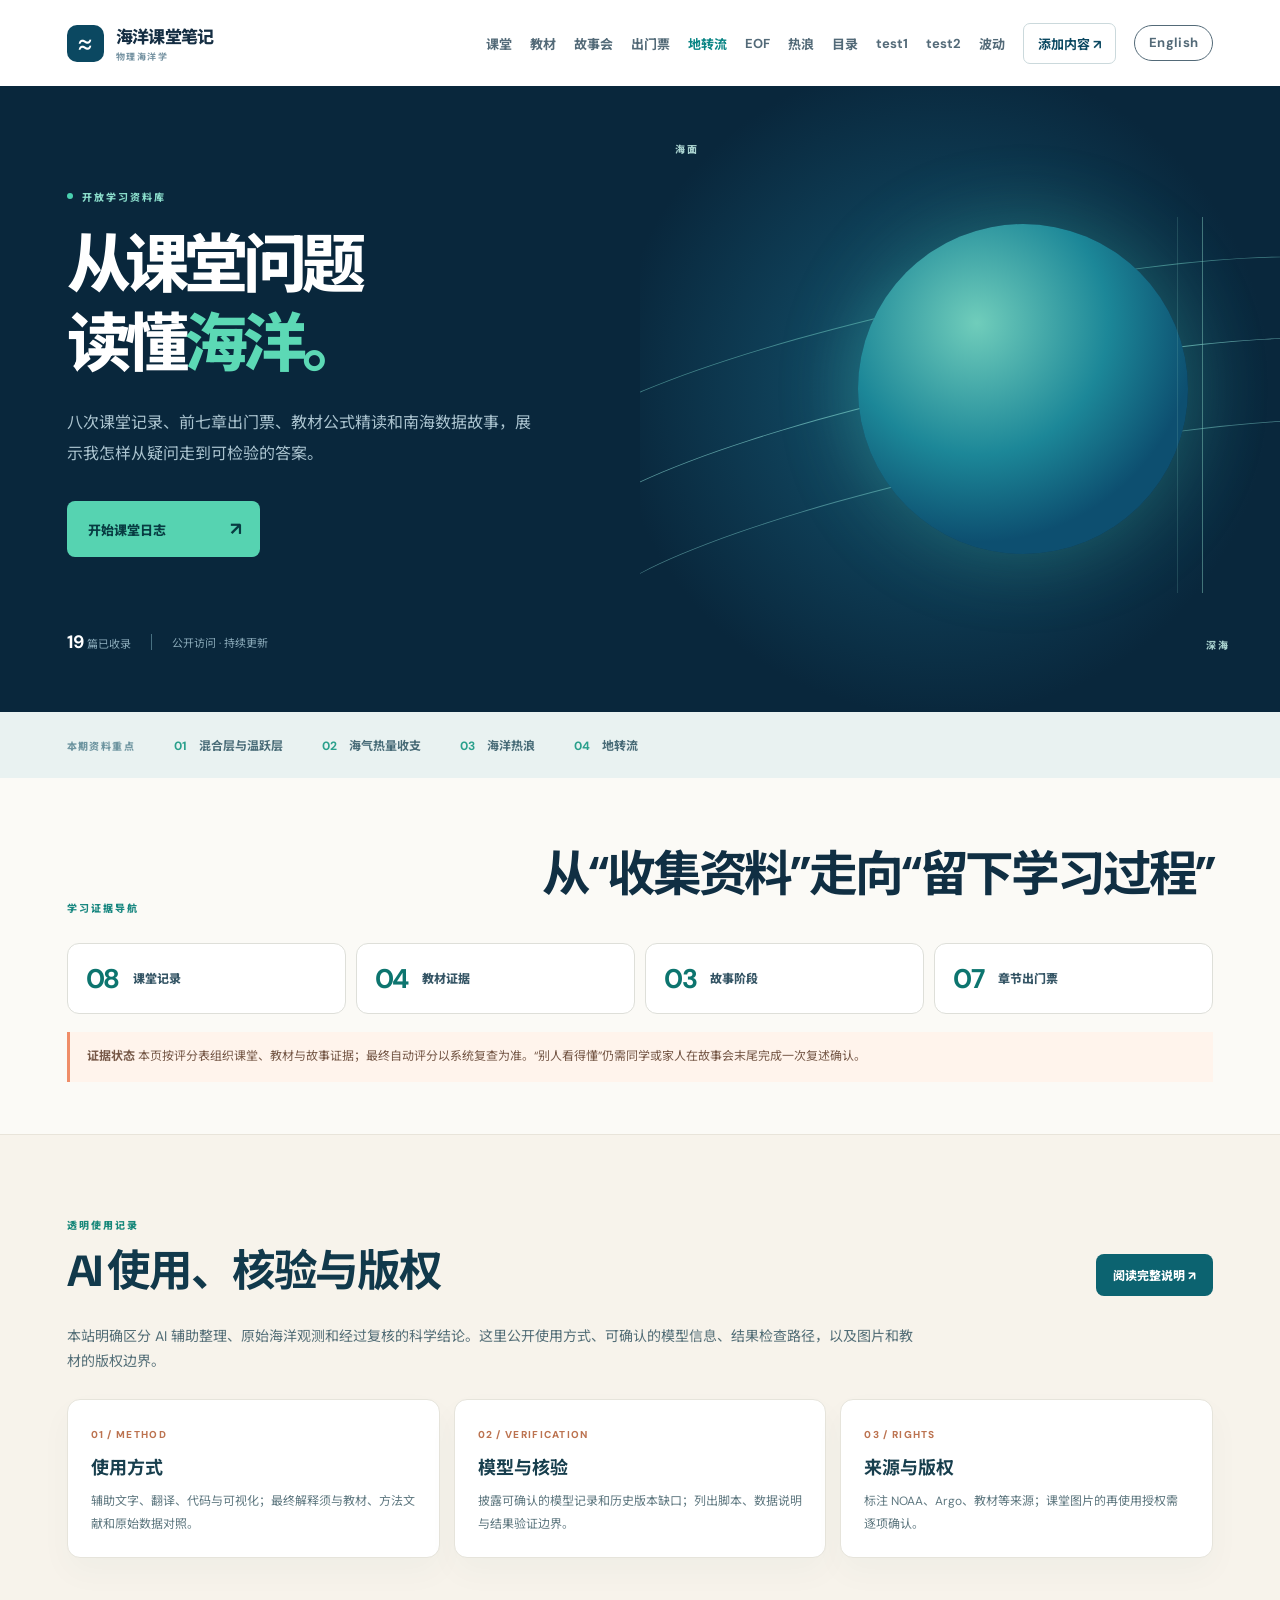
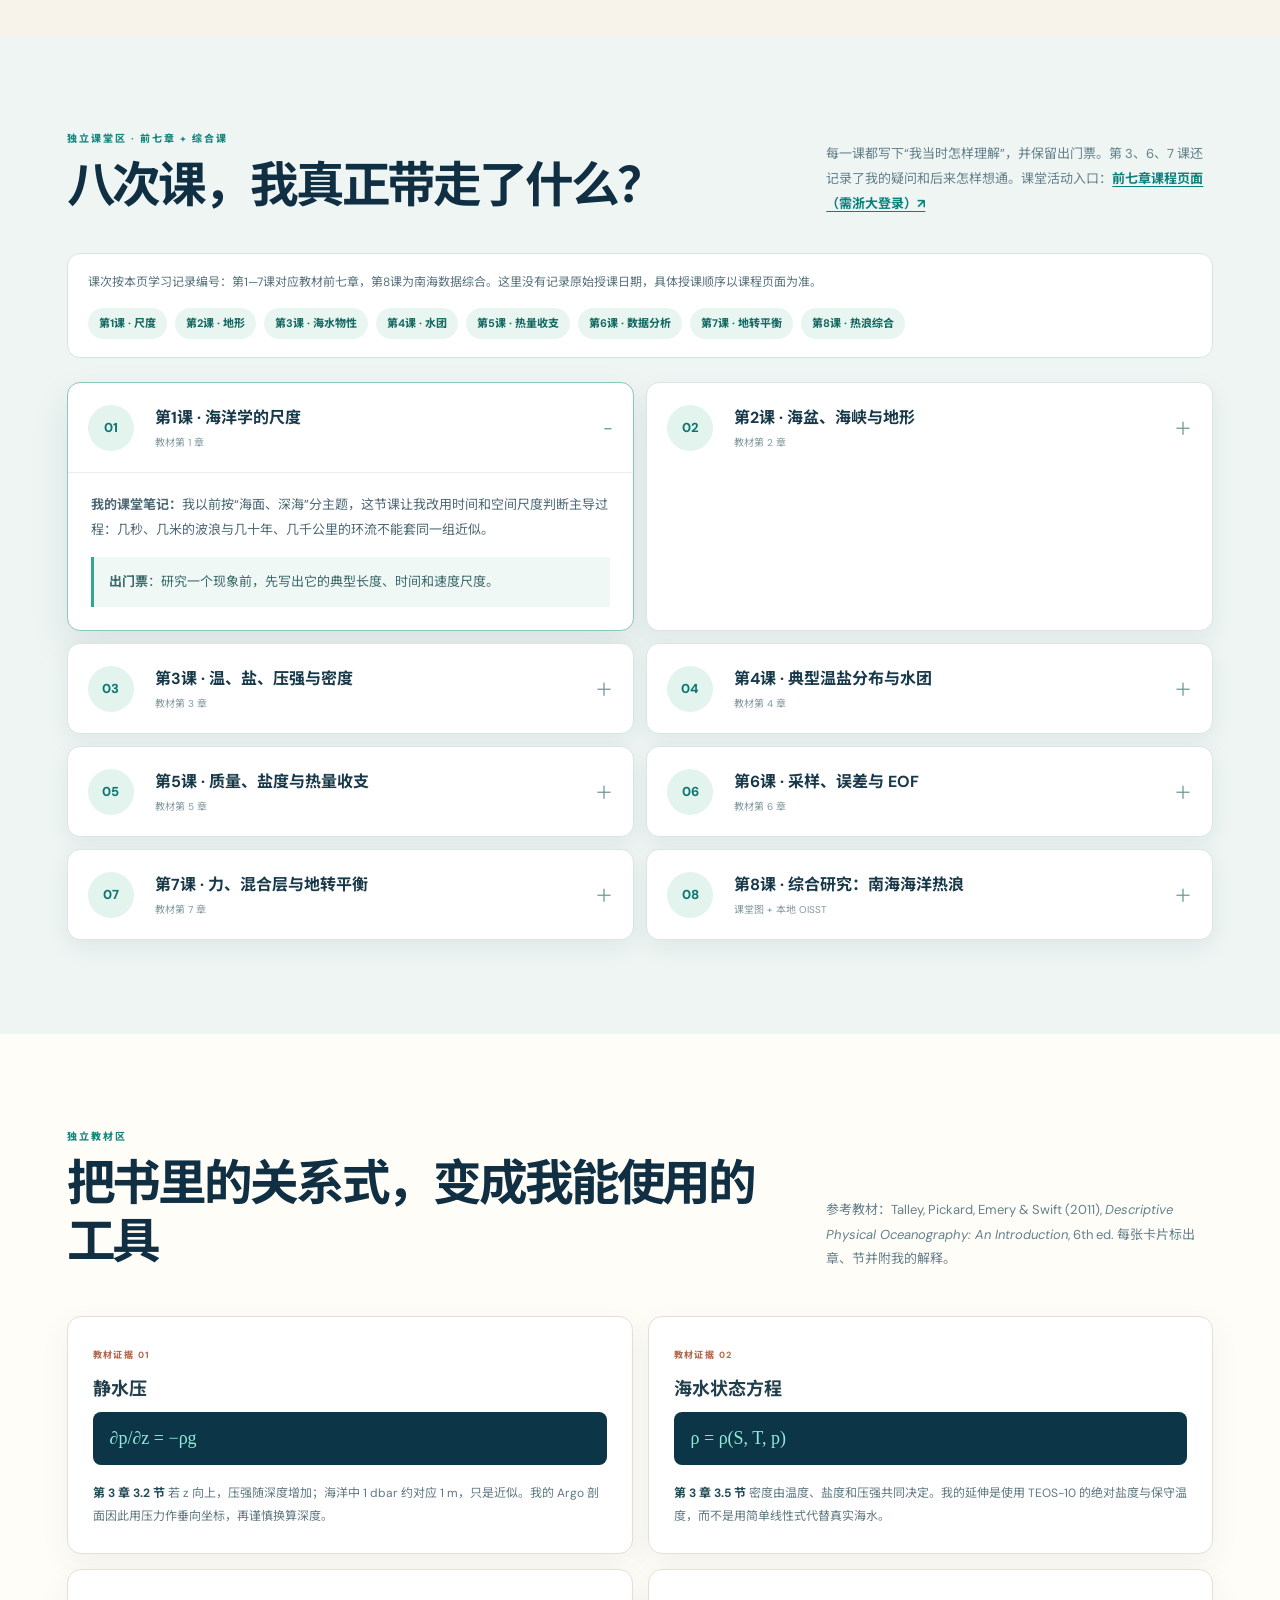
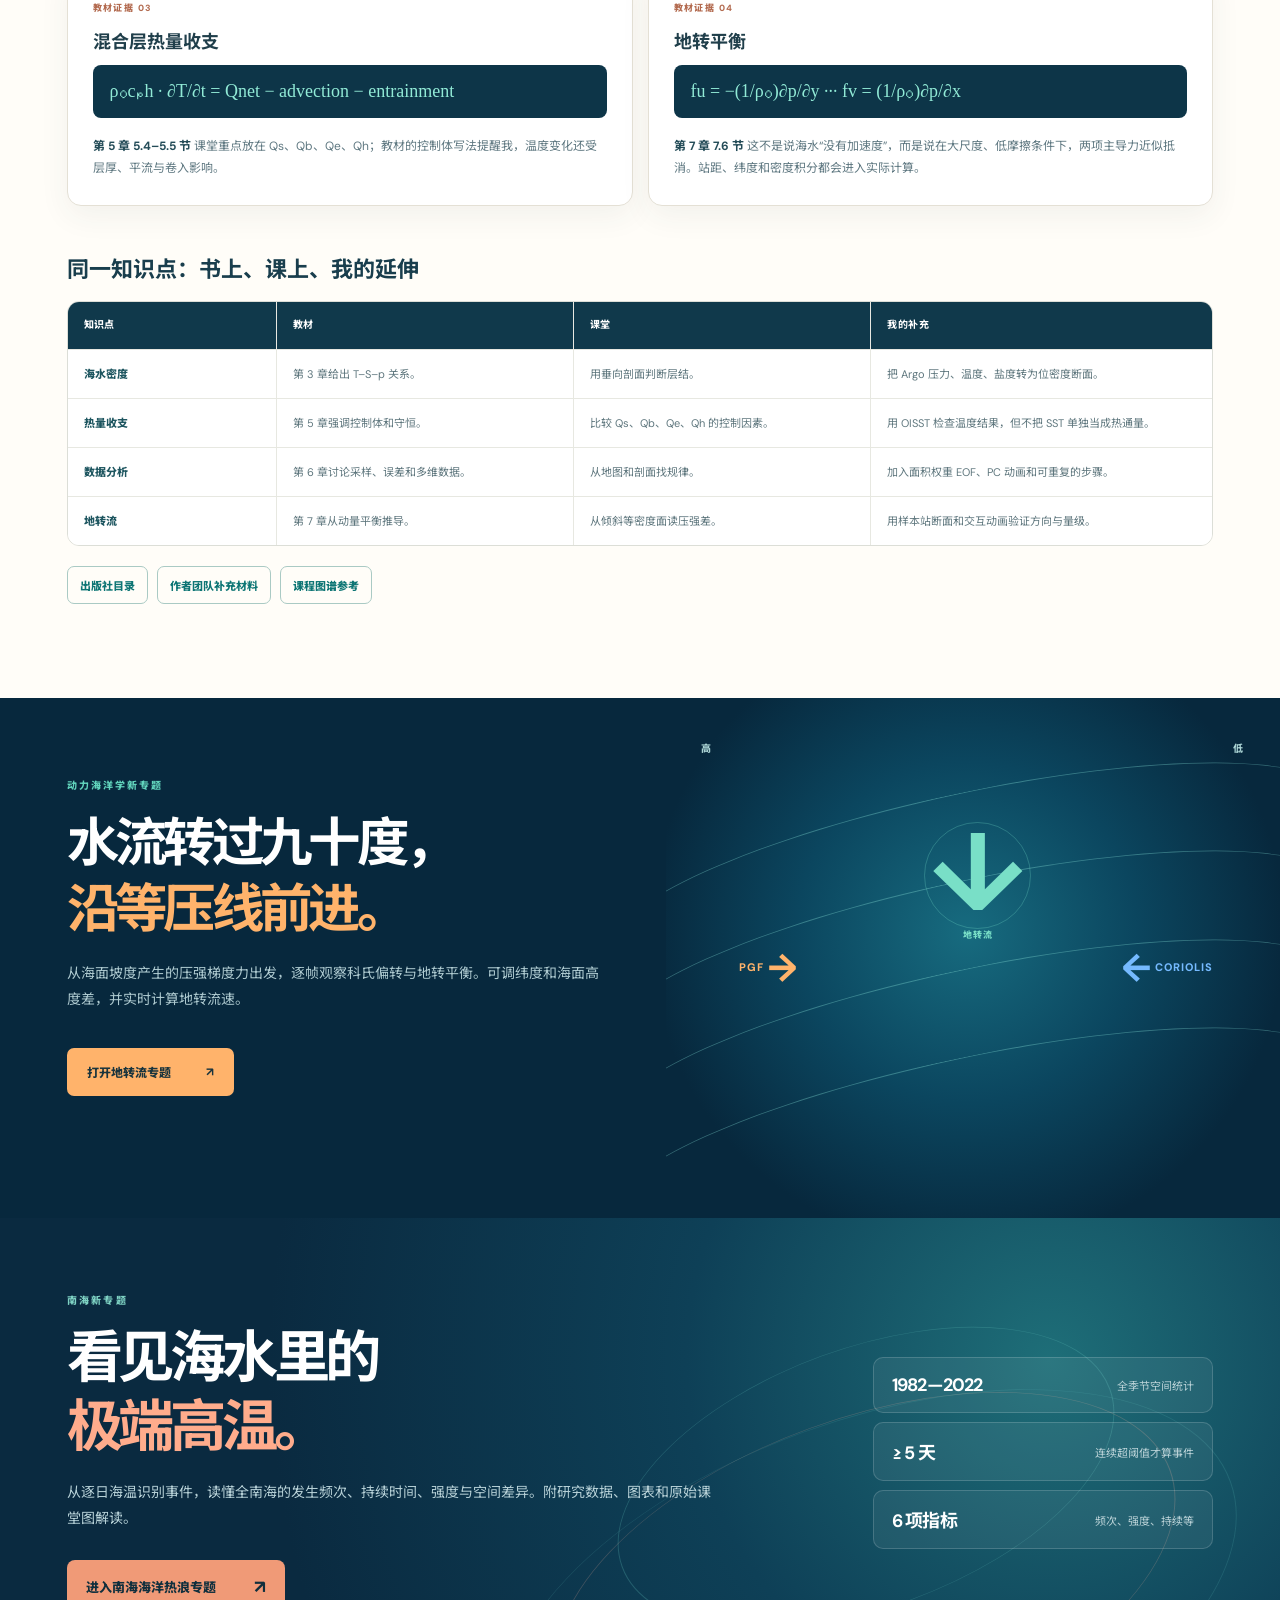
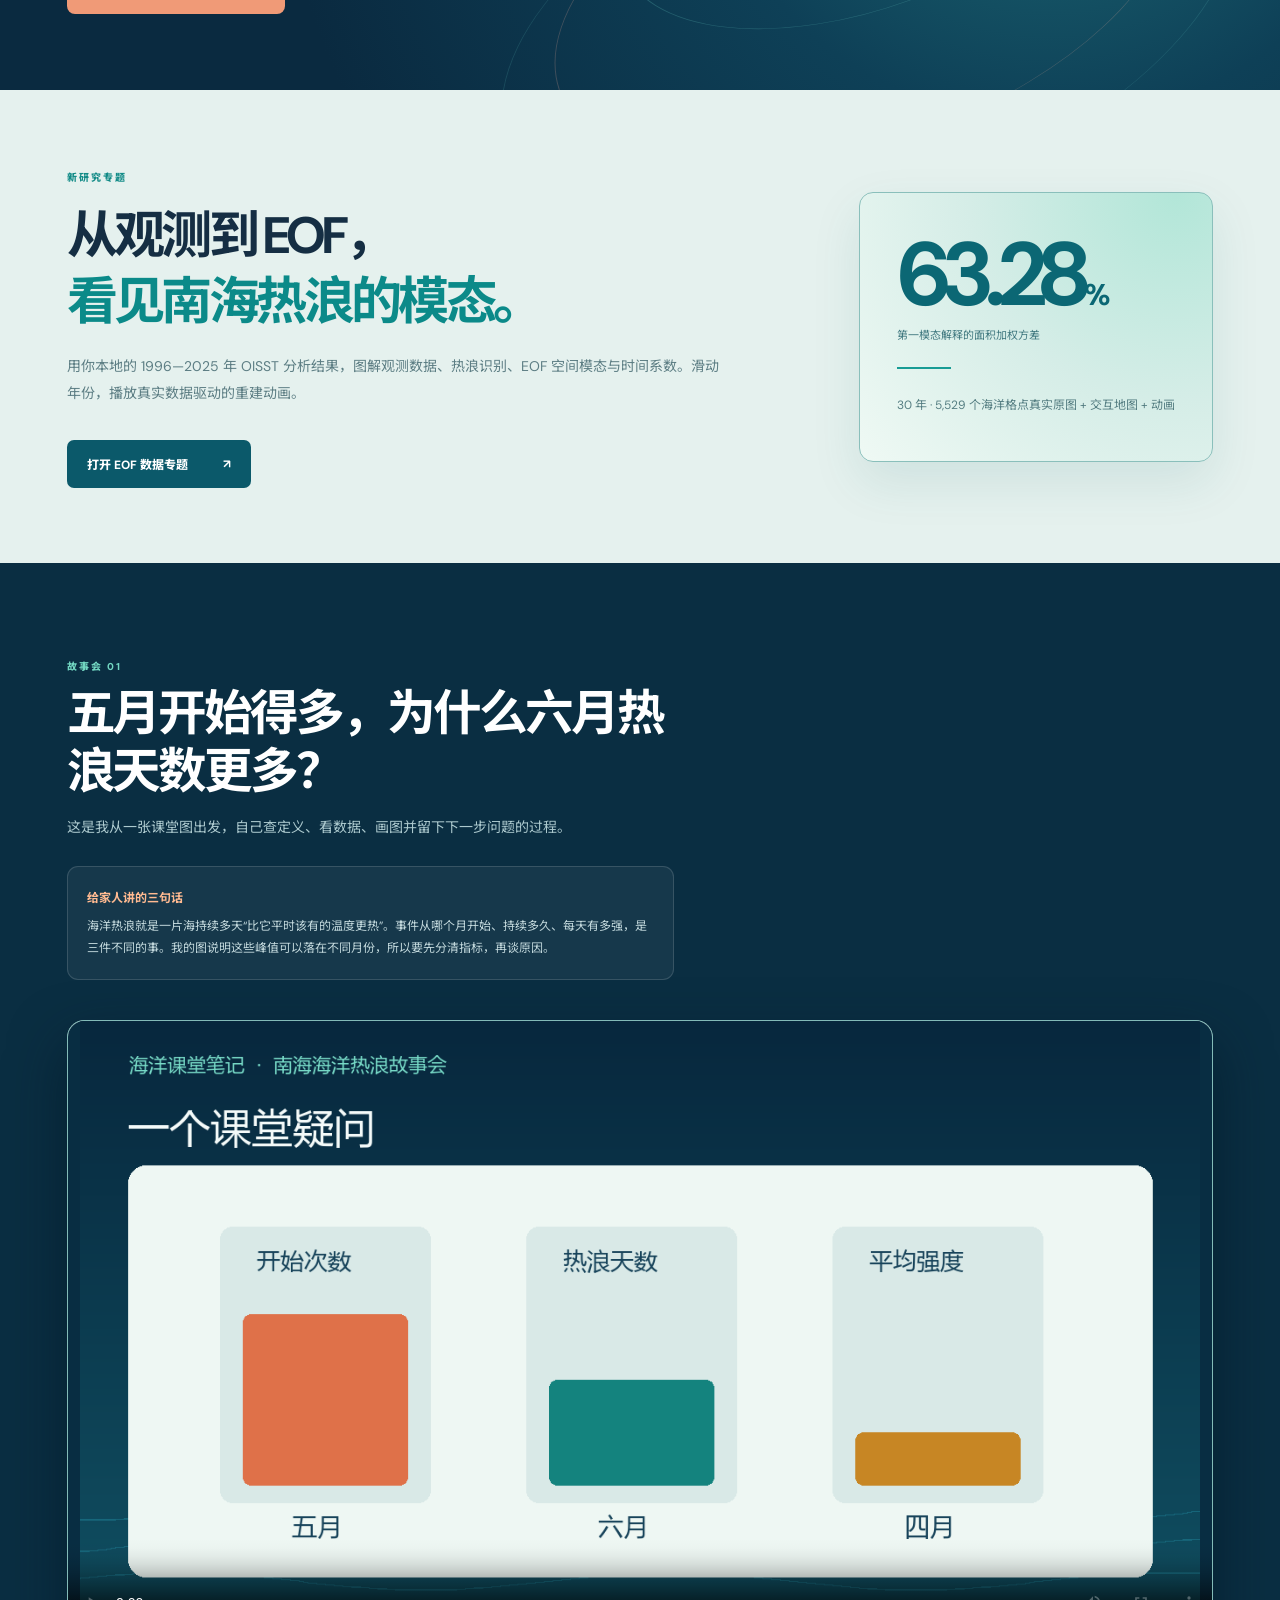
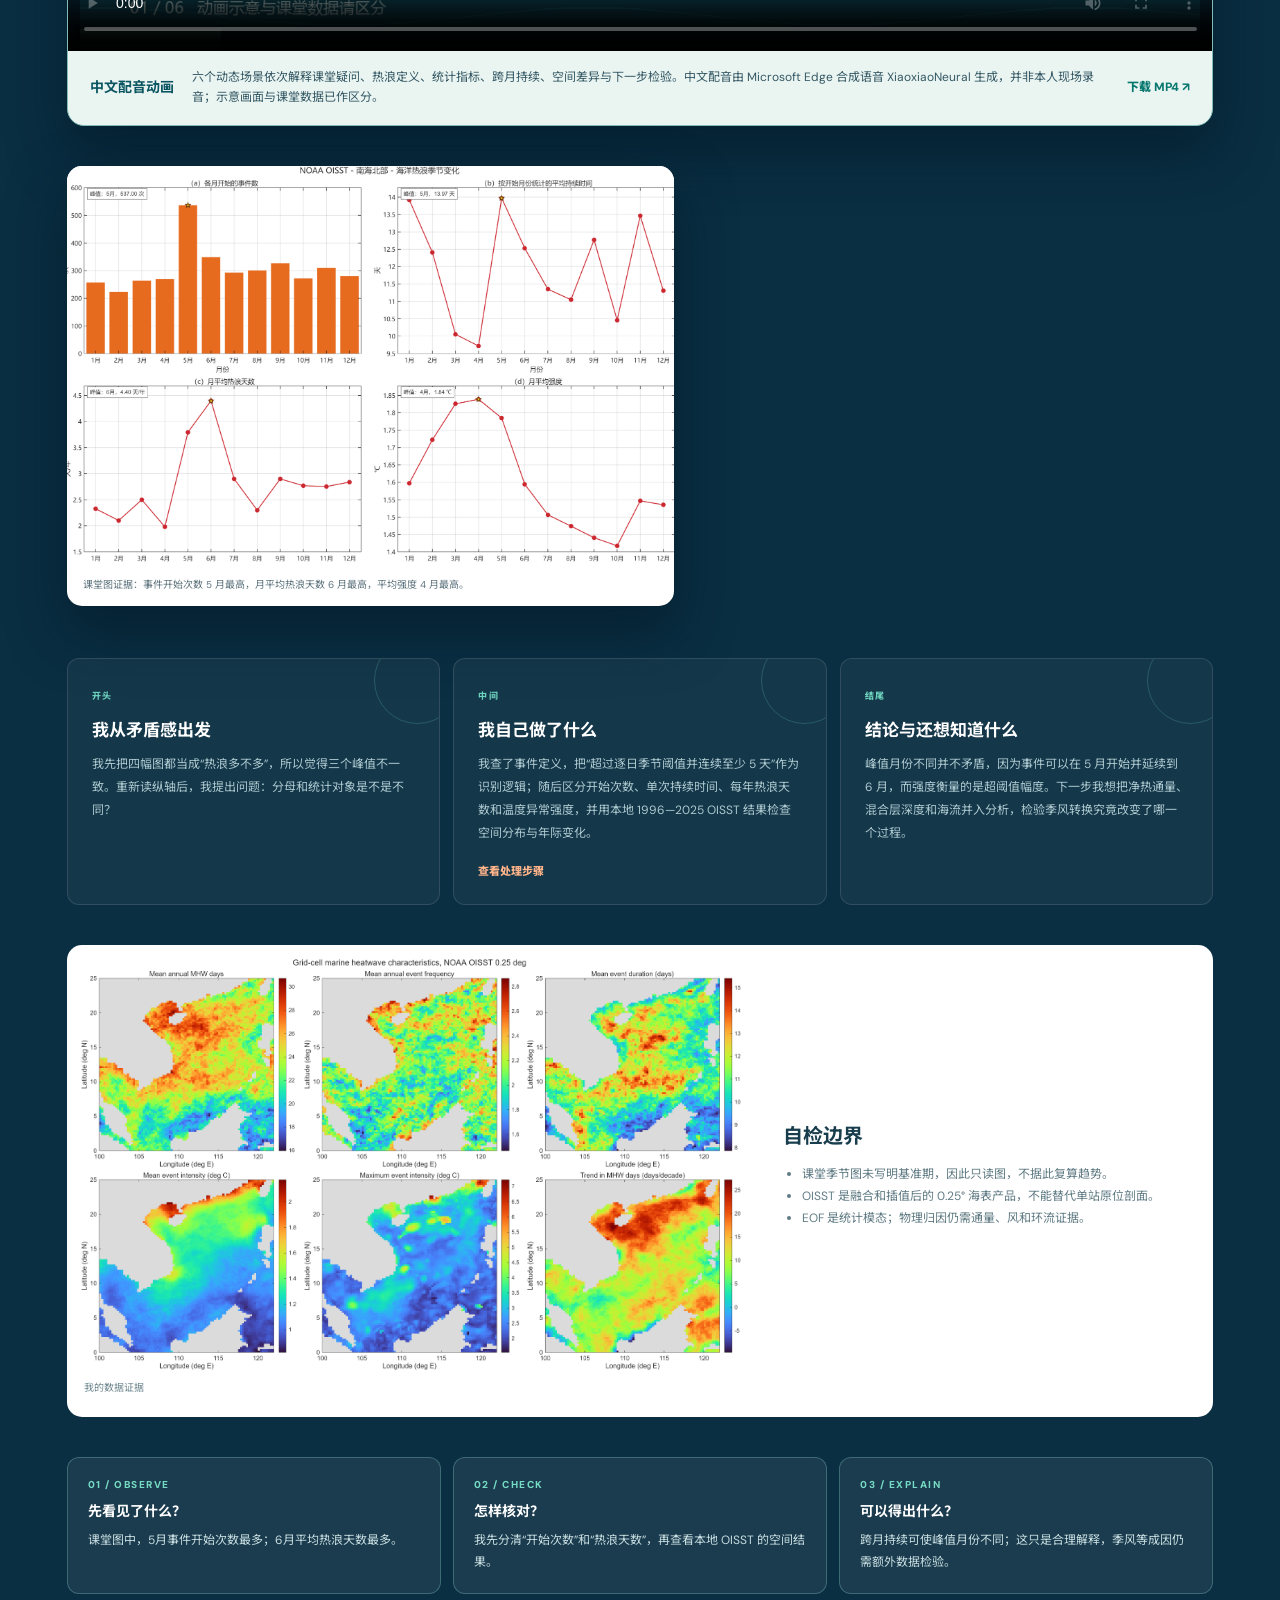
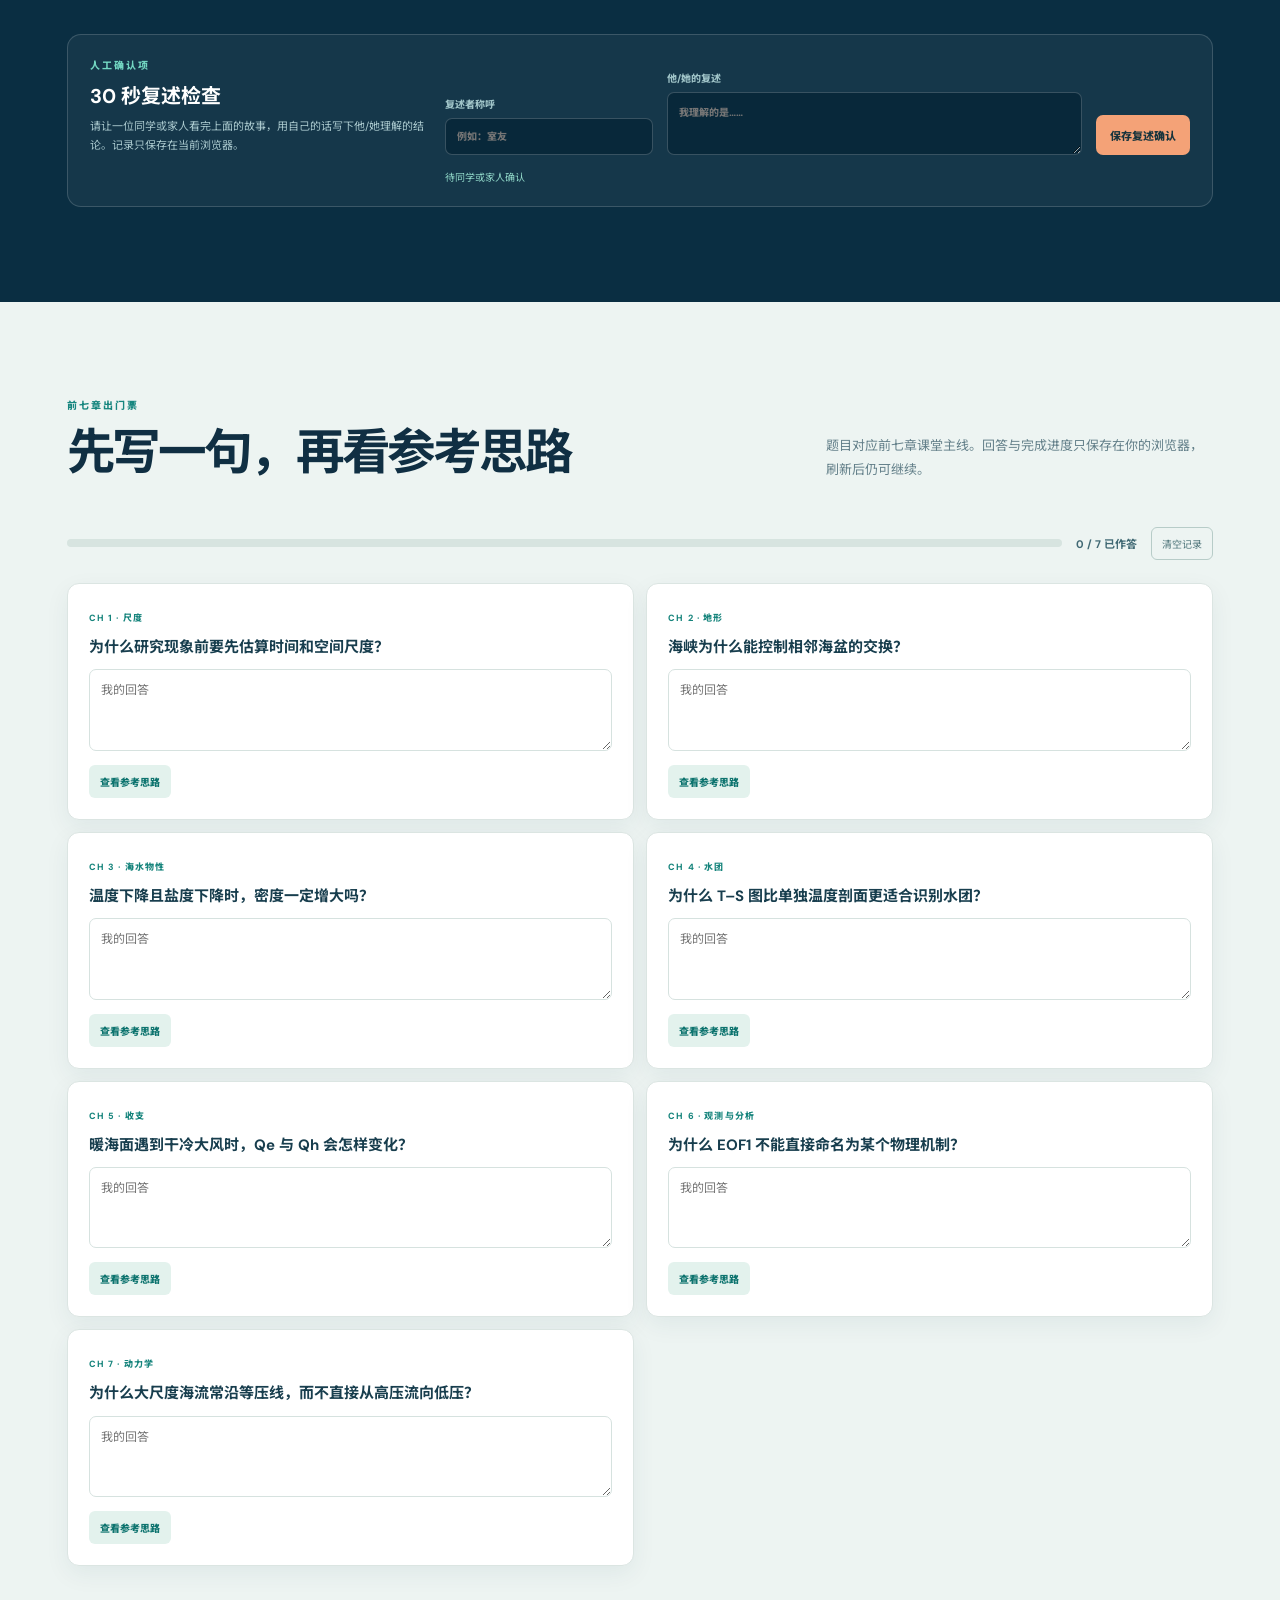
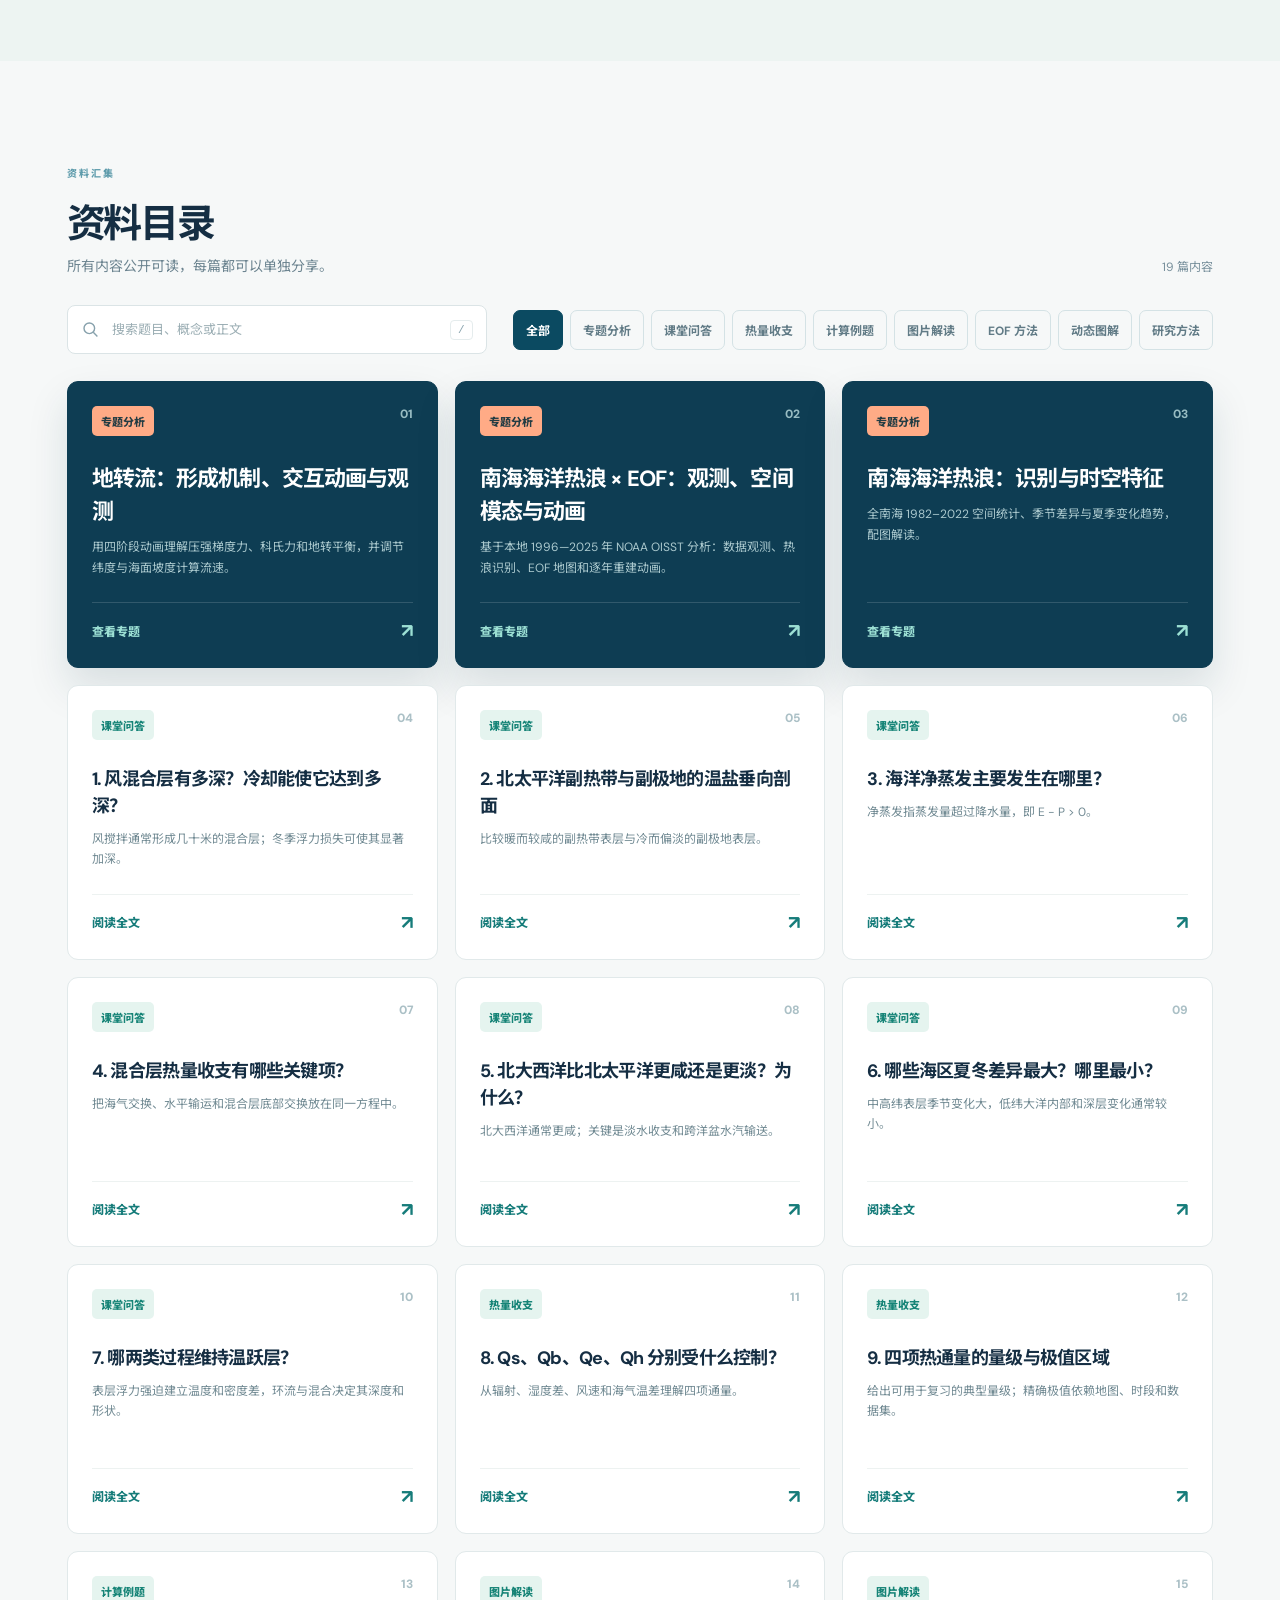
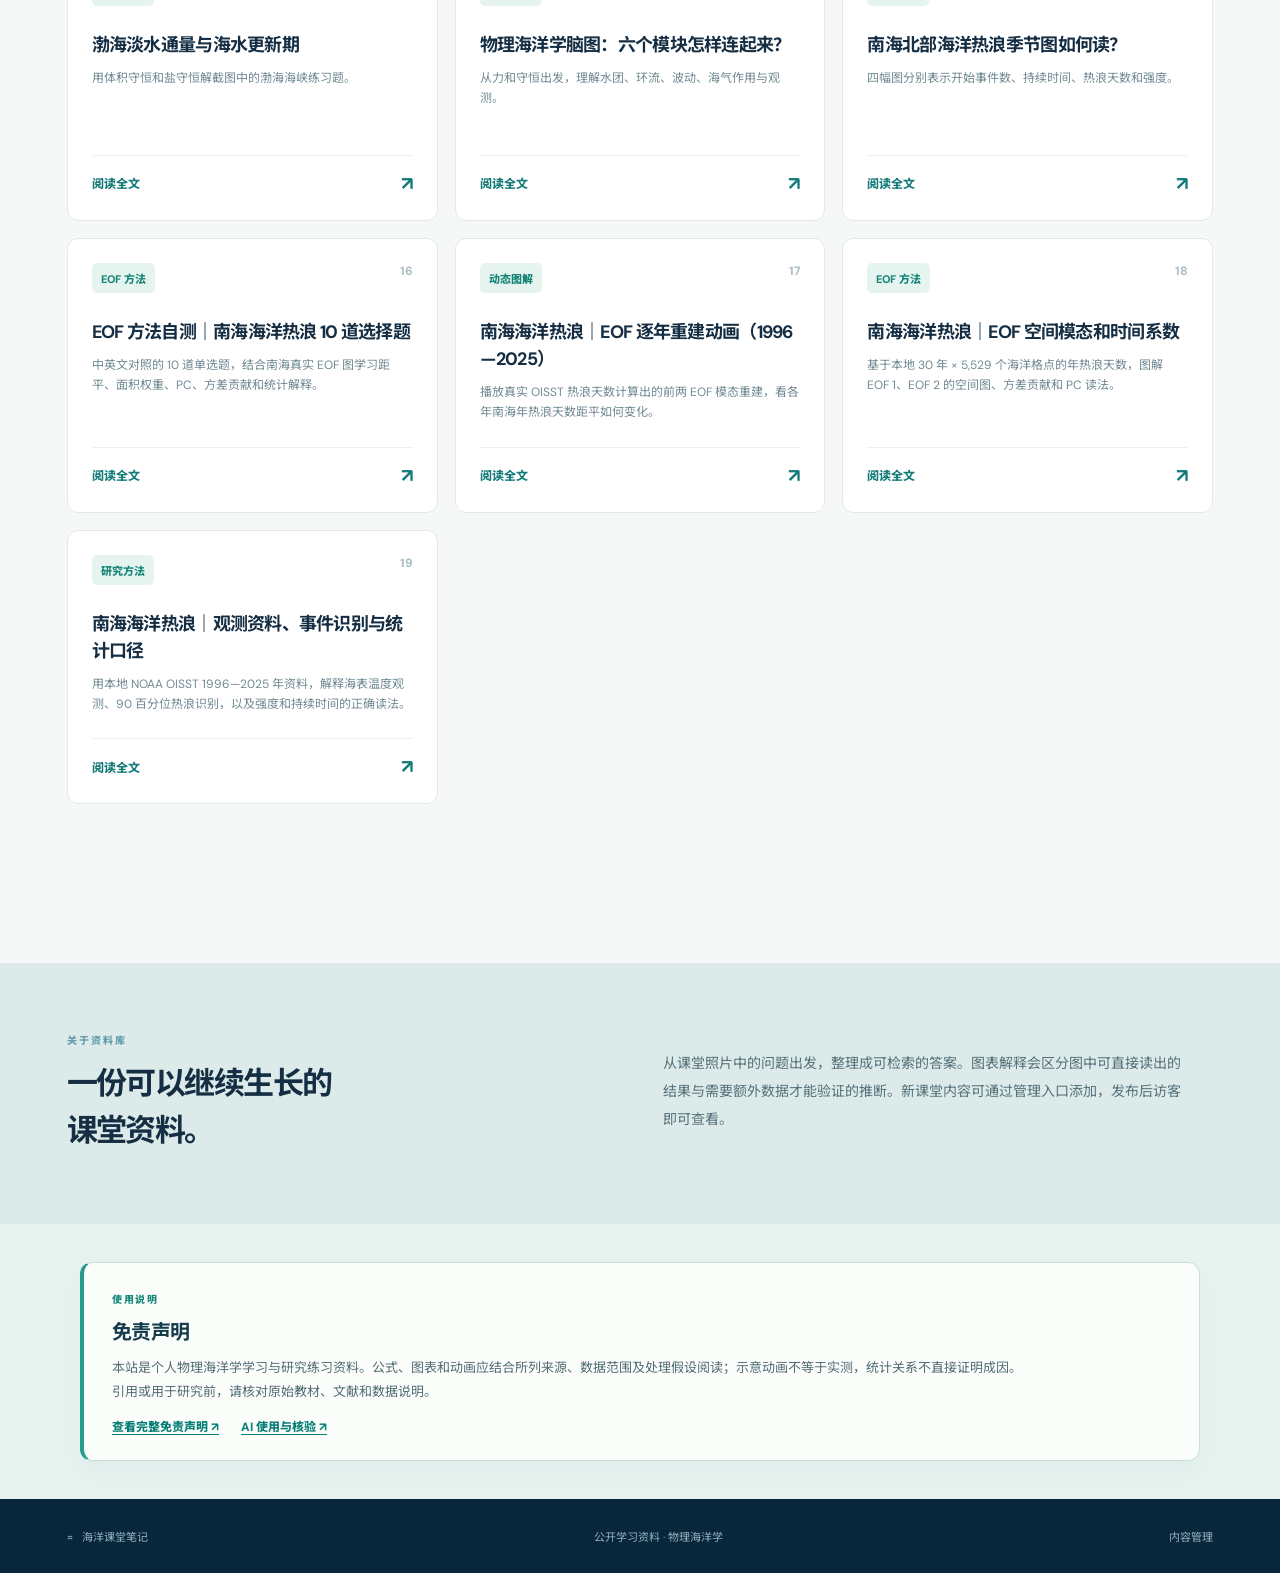
<file: index.html>
<!doctype html>
<html lang="zh-CN"><head><meta charset="utf-8"><meta name="viewport" content="width=device-width, initial-scale=1"><meta name="theme-color" content="#071d32"><meta name="description" content="可切换中英文的物理海洋学课堂资料库 / A physical-oceanography classroom library with a Chinese/English language switch."><link rel="canonical" href="https://yihan8895-bot.github.io/ocean-class-notes/"><meta property="og:type" content="website"><meta property="og:site_name" content="海洋课堂笔记 / Ocean Classroom Notes"><meta property="og:title" content="海洋课堂笔记 / Ocean Classroom Notes"><meta property="og:description" content="课堂问题答案、知识脑图和物理海洋学专题分析。 / Classroom answers, concept maps and physical-oceanography research atlases."><meta property="og:url" content="https://yihan8895-bot.github.io/ocean-class-notes/"><meta property="og:image" content="https://yihan8895-bot.github.io/ocean-class-notes/social-preview-bilingual.png"><meta property="og:image:width" content="1265"><meta property="og:image:height" content="712"><meta property="og:image:alt" content="海洋课堂笔记网站首页 / Ocean Classroom Notes homepage"><meta name="twitter:card" content="summary_large_image"><title>海洋课堂笔记 / Ocean Classroom Notes｜物理海洋学 / Physical Oceanography</title><link rel="stylesheet" href="styles.css?v=20261015-i18n"><link rel="stylesheet" href="homepage-enhancements.css?v=20261015"><link rel="stylesheet" href="learning-journal.css?v=20261106-video"><link rel="stylesheet" href="ai-use.css?v=20261105"><script src="i18n.js?v=20261016k" defer></script><script src="app.js?v=20261015-i18n" defer></script><script src="learning-journal.js?v=20261016" defer></script><link rel="stylesheet" href="disclaimer.css?v=20261105"><script src="disclaimer.js?v=20261105" defer></script></head>
<body>
  <header class="site-header"><a class="identity" href="./"><span class="logo">≈</span><span>海洋课堂笔记 / Ocean Classroom Notes<small>物理海洋学 / PHYSICAL OCEANOGRAPHY</small></span></a><nav><a href="#classroom">课堂 / Classroom</a><a href="#textbook">教材 / Textbook</a><a href="#story">故事会 / Story</a><a href="#exit-ticket">出门票 / Exit Ticket</a><a class="topic-link" href="geostrophic.html">地转流 / Geostrophy</a><a href="eof.html">EOF</a><a href="heatwaves.html">热浪 / MHW</a><a href="#library">目录 / Contents</a><a href="test1.html">test1</a><a href="test2.html">test2</a><a href="test3.html">波动 / Waves</a><a class="admin-link" href="editor.html">添加内容 ↗ / Add Content ↗</a></nav></header>
  <main id="home">
    <section class="hero"><div class="hero-copy"><span class="eyebrow"><i></i> 开放学习资料库 / OPEN LEARNING LIBRARY</span><h1>从课堂问题<br>读懂<span>海洋。</span><small class="hero-english" lang="en">Understand the Ocean Through Classroom Questions</small></h1><p>八次课堂记录、前七章出门票、教材公式精读和南海数据故事，展示我怎样从疑问走到可检验的答案。 / Eight lesson records, exit tickets for Chapters 1–7, textbook formula notes and a South China Sea data story show how my questions became testable answers.</p><a class="hero-button" href="#classroom">开始课堂日志 / Start the Class Journal <span>↗</span></a><div class="hero-facts"><span><strong id="hero-count">14</strong> 篇已收录 / articles</span><b></b><span>公开访问 · 持续更新 / Public access · Updated regularly</span></div></div><div class="hero-visual" aria-hidden="true"><div class="visual-label label-top">海面 / SURFACE · 0 m</div><div class="wave wave-1"></div><div class="wave wave-2"></div><div class="wave wave-3"></div><div class="orb"></div><div class="depth-line line-1"></div><div class="depth-line line-2"></div><div class="visual-label label-bottom">深海 / DEEP OCEAN · 1000 m</div></div></section>
    <section class="quick-topics" aria-label="主题概览 / Featured topics"><span>本期资料重点 / Featured topics</span><div><b>01</b> 混合层与温跃层 / Mixed layer and thermocline</div><div><b>02</b> 海气热量收支 / Air–sea heat budget</div><div><b>03</b> 海洋热浪 / Marine heatwaves</div><div><b>04</b> 地转流 / Geostrophic flow</div></section>
    <section class="evidence-board" aria-labelledby="evidence-title">
      <div><span class="journal-kicker">学习证据导航 / EVIDENCE MAP</span><h2 id="evidence-title">从“收集资料”走向“留下学习过程”<small>From collecting material to showing how I learned</small></h2></div>
      <div class="evidence-links"><a href="#classroom"><b>08</b><span>课堂记录<br><small lang="en">Class lessons</small></span></a><a href="#textbook"><b>04</b><span>教材证据<br><small lang="en">Textbook items</small></span></a><a href="#story"><b>03</b><span>故事阶段<br><small lang="en">Story stages</small></span></a><a href="#exit-ticket"><b>07</b><span>章节出门票<br><small lang="en">Exit tickets</small></span></a></div>
      <p class="evidence-note"><strong>证据状态 / Evidence status:</strong> 本页按评分表组织课堂、教材与故事证据；最终自动评分以系统复查为准。“别人看得懂”仍需同学或家人在故事会末尾完成一次复述确认。 / This page organizes classroom, textbook and story evidence around the rubric; the automated score still needs a fresh system check. A classmate or family member must complete the tell-back check for the human-confirmed criterion.</p>
    </section>

    <section class="ai-preview" id="ai-use" aria-labelledby="ai-preview-title">
      <div class="ai-preview-header"><div><span class="eyebrow">透明使用记录 / TRANSPARENT USE RECORD</span><h2 id="ai-preview-title">AI 使用、核验与版权<small>AI use, verification and rights</small></h2></div><a href="ai-use.html">阅读完整说明 ↗ / Read the full record ↗</a></div>
      <p class="ai-preview-intro" lang="zh-CN">本站明确区分 AI 辅助整理、原始海洋观测和经过复核的科学结论。这里公开使用方式、可确认的模型信息、结果检查路径，以及图片和教材的版权边界。</p><p class="ai-preview-intro" lang="en">This site distinguishes AI-assisted preparation from original ocean observations and checked scientific conclusions. The record explains how AI was used, what model information is known, how results can be checked, and where image and textbook rights remain uncertain.</p>
      <div class="ai-preview-grid"><article><span>01 / METHOD</span><h3>使用方式 / How AI helped</h3><p lang="zh-CN">辅助文字、翻译、代码与可视化；最终解释须与教材、方法文献和原始数据对照。</p><p lang="en">Assisted with text, translation, code and visuals; interpretations need comparison with textbooks, methods and source data.</p></article><article><span>02 / VERIFICATION</span><h3>模型与核验 / Models and checks</h3><p lang="zh-CN">披露可确认的模型记录和历史版本缺口；列出脚本、数据说明与结果验证边界。</p><p lang="en">Records confirmed model information and historical gaps; links scripts, data notes and limits of validation.</p></article><article><span>03 / RIGHTS</span><h3>来源与版权 / Sources and rights</h3><p lang="zh-CN">标注 NOAA、Argo、教材等来源；课堂图片的再使用授权需逐项确认。</p><p lang="en">Credits NOAA, Argo and textbooks; permission to republish classroom images needs case-by-case checks.</p></article></div>
    </section>

    <section class="course-journal" id="classroom" aria-labelledby="classroom-title">
      <div class="journal-heading"><div><span class="journal-kicker">独立课堂区 · 前七章 + 综合课 / CLASSROOM JOURNAL</span><h2 id="classroom-title">八次课，我真正带走了什么？<small>What I actually took away from eight lessons</small></h2></div><p><span class="zh-copy">每一课都写下“我当时怎样理解”，并保留出门票。第 3、6、7 课还记录了我的疑问和后来怎样想通。课堂活动入口：<a href="https://courses.zju.edu.cn/course/99983/learning-activity/full-screen#/1159503" target="_blank" rel="noopener">前七章课程页面（需浙大登录）↗</a></span><span class="en-copy">Each lesson records my own understanding and an exit ticket. Lessons 3, 6 and 7 also preserve a question and its resolution. <a href="https://courses.zju.edu.cn/course/99983/learning-activity/full-screen#/1159503" target="_blank" rel="noopener">Course activity for Chapters 1–7 (ZJU sign-in required) ↗</a></span></p></div>
<div class="lesson-guide"><p>课次按本页学习记录编号：第1—7课对应教材前七章，第8课为南海数据综合。这里没有记录原始授课日期，具体授课顺序以课程页面为准。 / These are numbered learning records: Lessons 1–7 follow the textbook chapters, and Lesson 8 is a South China Sea data synthesis. Original class dates are not recorded here; consult the course page for the actual teaching order.</p><nav class="lesson-nav" aria-label="课堂课次导航 / Lesson navigation"><a href="#lesson-1">第1课 · 尺度 / Lesson 1 · Scales</a><a href="#lesson-2">第2课 · 地形 / Lesson 2 · Topography</a><a href="#lesson-3">第3课 · 海水物性 / Lesson 3 · Seawater</a><a href="#lesson-4">第4课 · 水团 / Lesson 4 · Water masses</a><a href="#lesson-5">第5课 · 热量收支 / Lesson 5 · Heat budget</a><a href="#lesson-6">第6课 · 数据分析 / Lesson 6 · Data analysis</a><a href="#lesson-7">第7课 · 地转平衡 / Lesson 7 · Geostrophy</a><a href="#lesson-8">第8课 · 热浪综合 / Lesson 8 · MHW synthesis</a></nav></div>
      <div class="lesson-grid">
        <details class="lesson-card" id="lesson-1" data-lesson="1" open><summary><span>01</span><div><h3>第1课 · 海洋学的尺度 / Lesson 1 · Scales of oceanography</h3><small>教材第 1 章 / Chapter 1</small></div></summary><div class="lesson-body"><p><strong>我的课堂笔记：</strong>我以前按“海面、深海”分主题，这节课让我改用时间和空间尺度判断主导过程：几秒、几米的波浪与几十年、几千公里的环流不能套同一组近似。<br><span lang="en"><strong>My note:</strong> I used to sort topics into “surface” and “deep ocean.” I now first ask about time and length scales, because second-scale waves and decade-scale circulation do not permit the same approximations.</span></p><blockquote><b>出门票 / Exit ticket</b>：研究一个现象前，先写出它的典型长度、时间和速度尺度。 / Before analysing a phenomenon, write down its length, time and velocity scales.</blockquote></div></details>
        <details class="lesson-card" id="lesson-2" data-lesson="2"><summary><span>02</span><div><h3>第2课 · 海盆、海峡与地形 / Lesson 2 · Basins, straits and topography</h3><small>教材第 2 章 / Chapter 2</small></div></summary><div class="lesson-body"><p><strong>我的课堂笔记：</strong>地形不是地图背景。陆架控制近岸交换，海峡限制水团进出，海岭和海沟会改变深层流路径。渤海箱体题中的海峡就是体积与盐度收支的“门”。<br><span lang="en"><strong>My note:</strong> Topography is not decorative background. Shelves control coastal exchange, straits gate water masses, and ridges steer deep flow. In the Bohai box model, the strait is the gate for volume and salt budgets.</span></p><blockquote><b>出门票 / Exit ticket</b>：为什么同样的风在开阔洋盆和狭窄海峡中会产生不同响应？ / Why can the same wind produce different responses in an open basin and a narrow strait?</blockquote></div></details>
        <details class="lesson-card" id="lesson-3" data-lesson="3"><summary><span>03</span><div><h3>第3课 · 温、盐、压强与密度 / Lesson 3 · Temperature, salinity, pressure and density</h3><small>教材第 3 章 / Chapter 3</small></div></summary><div class="lesson-body"><p><strong>我的课堂笔记：</strong>温度和盐度不是两张互不相干的图；它们共同决定密度，压强又决定原位温度与位温的区别。读 Argo 时我应同时检查 TEMP、PSAL、PRES 和质量控制标记。<br><span lang="en"><strong>My note:</strong> Temperature and salinity are not separate pictures. Together they set density, while pressure separates in-situ from potential temperature. For Argo I should inspect TEMP, PSAL, PRES and their quality flags together.</span></p><div class="confusion"><b>当时没听懂 → 后来想通 / Question → resolution</b><p>我原先以为“深度越大，密度越大”只说明冷水下沉。后来把状态方程和静水压放在一起看，才明白原位密度还受压缩影响；比较水团稳定性时要使用位密度。 / I first read increasing density with depth as simply “cold water sinks.” Combining the equation of state with hydrostatic pressure showed me that compression also changes in-situ density; potential density is needed for comparing water-mass stability.</p></div><blockquote><b>出门票 / Exit ticket</b>：若温度下降而盐度也下降，密度一定增大吗？ / If both temperature and salinity decrease, must density increase?</blockquote></div></details>
        <details class="lesson-card" id="lesson-4" data-lesson="4"><summary><span>04</span><div><h3>第4课 · 典型温盐分布与水团 / Lesson 4 · Typical distributions and water masses</h3><small>教材第 4 章 / Chapter 4</small></div></summary><div class="lesson-body"><p><strong>我的课堂笔记：</strong>副热带北太平洋常见暖、咸的上层水和清楚的温跃层；副极地表层更冷、更淡、层结较弱。经向环流和混合让一条温盐剖面成为水团“履历表”。<br><span lang="en"><strong>My note:</strong> The subtropical North Pacific often has a warm, salty upper layer and a clear thermocline, whereas subpolar surface water is colder, fresher and less strongly stratified. Circulation and mixing turn a T–S profile into a water mass “travel record.”</span></p><blockquote><b>出门票 / Exit ticket</b>：只看温度剖面，为什么可能误判水团稳定性？ / Why can a temperature-only profile misdiagnose water-column stability?</blockquote></div></details>
        <details class="lesson-card" id="lesson-5" data-lesson="5"><summary><span>05</span><div><h3>第5课 · 质量、盐度与热量收支 / Lesson 5 · Mass, salt and heat budgets</h3><small>教材第 5 章 / Chapter 5</small></div></summary><div class="lesson-body"><p><strong>我的课堂笔记：</strong>收支题先画控制体，再统一正方向。短波通常向海洋输入，长波、潜热和感热常写成海洋向上损失；平流和卷入不能因为“看不见”就漏掉。<br><span lang="en"><strong>My note:</strong> I now draw the control volume and define the sign convention before doing a budget. Shortwave usually enters the ocean; longwave, latent and sensible heat are often upward losses. Advection and entrainment remain terms even when they are not visible.</span></p><blockquote><b>出门票 / Exit ticket</b>：暖海面遇到干冷大风时，哪一项热通量通常最强？ / Which heat-flux term usually becomes strongest when dry, cold, fast air crosses warm water?</blockquote></div></details>
        <details class="lesson-card" id="lesson-6" data-lesson="6"><summary><span>06</span><div><h3>第6课 · 采样、误差与 EOF / Lesson 6 · Sampling, error and EOF</h3><small>教材第 6 章 / Chapter 6</small></div></summary><div class="lesson-body"><p><strong>我的课堂笔记：</strong>EOF 把协方差最大的空间结构排在前面，但“第一模态”不自动等于“第一物理机制”。我必须先去季节、去趋势、处理缺测和面积权重，再解释模态。<br><span lang="en"><strong>My note:</strong> EOF ranks spatial structures by covariance, but mode 1 is not automatically mechanism 1. I must remove the seasonal cycle and trend, handle missing values, and apply area weighting before interpreting a mode.</span></p><div class="confusion"><b>当时没听懂 → 后来想通 / Question → resolution</b><p>我曾把方差贡献率 63.28% 理解成“解释了 63.28% 的热浪成因”。重算并查看 PC 后，我才明白它只表示在当前预处理和变量定义下，EOF1 解释了 63.28% 的样本方差。 / I once read 63.28% as “63.28% of heatwave causes.” Rechecking the calculation and PC series showed that it means 63.28% of sample variance under this variable definition and preprocessing.</p></div><blockquote><b>出门票 / Exit ticket</b>：画 EOF 图前必须报告哪三项预处理？ / Which three preprocessing choices must be reported before showing an EOF map?</blockquote></div></details>
        <details class="lesson-card" id="lesson-7" data-lesson="7"><summary><span>07</span><div><h3>第7课 · 力、混合层与地转平衡 / Lesson 7 · Forces, mixing layers and geostrophy</h3><small>教材第 7 章 / Chapter 7</small></div></summary><div class="lesson-body"><p><strong>我的课堂笔记：</strong>压强梯度先让海水加速，科氏力随速度增大并改变方向；两力接近平衡后，流不再直接从高压冲向低压，而是大致沿等压线走。摩擦强或靠近赤道时，这个近似会变差。<br><span lang="en"><strong>My note:</strong> The pressure gradient first accelerates water. Coriolis grows with speed and turns the motion. When the two forces nearly balance, flow follows pressure contours instead of running directly downhill. Strong friction and the equator weaken this approximation.</span></p><div class="confusion"><b>当时没听懂 → 后来想通 / Question → resolution</b><p>课堂图中等密度面倾斜，但我不明白怎样得到流速。后来按样本断面算动态高度差，再用地转关系除以科氏参数和站距，才把“密度结构 → 压强差 → 垂向切变”连起来。 / The class section showed sloping isopycnals, but I did not see how velocity followed. Calculating dynamic-height differences and applying the geostrophic relation connected density structure → pressure difference → vertical shear.</p></div><blockquote><b>出门票 / Exit ticket</b>：北半球中，压强梯度力指向东时，平衡流大致指向哪里？ / In the Northern Hemisphere, if the pressure-gradient force points east, which way does the balanced current point?</blockquote></div></details>
        <details class="lesson-card" id="lesson-8" data-lesson="8"><summary><span>08</span><div><h3>第8课 · 综合研究：南海海洋热浪 / Lesson 8 · Synthesis: South China Sea marine heatwaves</h3><small>课堂图 + 本地 OISST / Class figure + local OISST</small></div></summary><div class="lesson-body"><p><strong>我的课堂笔记：</strong>事件数、持续时间、热浪天数和强度回答不同问题，峰值月份不一致并不矛盾。我把课堂季节图与 1996—2025 年本地 OISST 结果分开标注，避免把截图能读出的现象写成未经检验的因果。<br><span lang="en"><strong>My note:</strong> Event count, duration, heatwave days and intensity answer different questions, so their peak months need not match. I keep the classroom seasonal chart separate from my 1996–2025 local OISST result and do not turn a visible pattern into an untested cause.</span></p><blockquote><b>出门票 / Exit ticket</b>：为什么“5 月开始事件最多”不能推出“5 月平均强度最高”？ / Why does “most events begin in May” not imply “highest mean intensity in May”?</blockquote></div></details>
      </div>
    </section>

    <section class="textbook-lab" id="textbook" aria-labelledby="textbook-title">
      <div class="journal-heading light"><div><span class="journal-kicker">独立教材区 / TEXTBOOK LAB</span><h2 id="textbook-title">把书里的关系式，变成我能使用的工具<small>Turning textbook relations into tools I can use</small></h2></div><p>参考教材：Talley, Pickard, Emery &amp; Swift (2011), <i>Descriptive Physical Oceanography: An Introduction</i>, 6th ed. 每张卡片标出章、节并附我的解释。 / Each card cites the chapter and section, then adds my interpretation.</p></div>
      <div class="formula-grid">
        <article><span>教材证据 01 / ITEM 01</span><h3>静水压 / Hydrostatic pressure</h3><code>∂p/∂z = −ρg</code><p><b>第 3 章 3.2 节 / Ch. 3 §3.2.</b> 若 z 向上，压强随深度增加；海洋中 1 dbar 约对应 1 m，只是近似。我的 Argo 剖面因此用压力作垂向坐标，再谨慎换算深度。 / With z positive upward, pressure rises downward. Roughly 1 dbar corresponds to 1 m, so I retain pressure as the Argo vertical coordinate before any careful depth conversion.</p></article>
        <article><span>教材证据 02 / ITEM 02</span><h3>海水状态方程 / Equation of state</h3><code>ρ = ρ(S, T, p)</code><p><b>第 3 章 3.5 节 / Ch. 3 §3.5.</b> 密度由温度、盐度和压强共同决定。我的延伸是使用 TEOS-10 的绝对盐度与保守温度，而不是用简单线性式代替真实海水。 / Density depends jointly on salinity, temperature and pressure. My extension is to use TEOS-10 Absolute Salinity and Conservative Temperature rather than a simple linear seawater approximation.</p></article>
        <article><span>教材证据 03 / ITEM 03</span><h3>混合层热量收支 / Mixed-layer heat budget</h3><code>ρ₀cₚh · ∂T/∂t = Qnet − advection − entrainment</code><p><b>第 5 章 5.4–5.5 节 / Ch. 5 §§5.4–5.5.</b> 课堂重点放在 Qs、Qb、Qe、Qh；教材的控制体写法提醒我，温度变化还受层厚、平流与卷入影响。 / Class focused on Qs, Qb, Qe and Qh; the textbook control-volume view reminds me that layer thickness, advection and entrainment also affect temperature change.</p></article>
        <article><span>教材证据 04 / ITEM 04</span><h3>地转平衡 / Geostrophic balance</h3><code>fu = −(1/ρ₀)∂p/∂y ··· fv = (1/ρ₀)∂p/∂x</code><p><b>第 7 章 7.6 节 / Ch. 7 §7.6.</b> 这不是说海水“没有加速度”，而是说在大尺度、低摩擦条件下，两项主导力近似抵消。站距、纬度和密度积分都会进入实际计算。 / This does not mean the ocean has no acceleration; it means the two leading forces nearly cancel at large scales and weak friction. Station spacing, latitude and integrated density all enter the calculation.</p></article>
      </div>
      <div class="alignment"><h3>同一知识点：书上、课上、我的延伸 / Textbook → class → my extension</h3><div class="alignment-table" role="table" aria-label="教材与课堂对照 / Textbook and class alignment"><div class="row head" role="row"><b>知识点 / Topic</b><b>教材 / Textbook</b><b>课堂 / Class</b><b>我的补充 / My extension</b></div><div class="row" role="row"><span>海水密度 / Density</span><span>第 3 章给出 T–S–p 关系。 / Ch. 3 gives the T–S–p relation.</span><span>用垂向剖面判断层结。 / Read stratification from profiles.</span><span>把 Argo 压力、温度、盐度转为位密度断面。 / Convert Argo P–T–S into a potential-density section.</span></div><div class="row" role="row"><span>热量收支 / Heat budget</span><span>第 5 章强调控制体和守恒。 / Ch. 5 stresses control volumes and conservation.</span><span>比较 Qs、Qb、Qe、Qh 的控制因素。 / Compare controls on Qs, Qb, Qe and Qh.</span><span>用 OISST 检查温度结果，但不把 SST 单独当成热通量。 / Use OISST to test temperature outcomes without treating SST itself as heat flux.</span></div><div class="row" role="row"><span>数据分析 / Data analysis</span><span>第 6 章讨论采样、误差和多维数据。 / Ch. 6 covers sampling, errors and multidimensional data.</span><span>从地图和剖面找规律。 / Find patterns in maps and sections.</span><span>加入面积权重 EOF、PC 动画和可重复的步骤。 / Add area-weighted EOF, PC animation and reproducible steps.</span></div><div class="row" role="row"><span>地转流 / Geostrophy</span><span>第 7 章从动量平衡推导。 / Ch. 7 derives it from momentum balance.</span><span>从倾斜等密度面读压强差。 / Read pressure differences from tilted isopycnals.</span><span>用样本站断面和交互动画验证方向与量级。 / Verify direction and magnitude with a sample section and interactive animation.</span></div></div></div>
      <div class="textbook-links"><a href="https://shop.elsevier.com/books/descriptive-physical-oceanography/talley/978-0-7506-4552-2" target="_blank" rel="noopener">出版社目录 / Publisher contents ↗</a><a href="https://talleylab.ucsd.edu/ltalley/DPO/supplementary/index.html" target="_blank" rel="noopener">作者团队补充材料 / Author-team supplements ↗</a><a href="https://ma-szj.github.io/physical-oceanography-atlas/#resources" target="_blank" rel="noopener">课程图谱参考 / Reference atlas ↗</a></div>
    </section>
    <section class="geostrophic-home-feature" aria-labelledby="geostrophic-home-title"><div class="geo-home-copy"><span>动力海洋学新专题 / NEW DYNAMICAL OCEANOGRAPHY ATLAS</span><h2 id="geostrophic-home-title">水流转过九十度，<br><em>沿等压线前进。</em><small class="heading-en" lang="en">Why Ocean Currents Follow Pressure Contours</small></h2><p>从海面坡度产生的压强梯度力出发，逐帧观察科氏偏转与地转平衡。可调纬度和海面高度差，并实时计算地转流速。 / Begin with the pressure-gradient force from a sea-level slope, then watch Coriolis turning and geostrophic balance develop frame by frame. Adjust latitude and sea-level difference to calculate geostrophic speed.</p><a href="geostrophic.html">打开地转流专题 / Open the Geostrophic Flow Atlas <b>↗</b></a></div><div class="geo-home-visual" aria-hidden="true"><span class="geo-home-high">高 / HIGH</span><span class="geo-home-low">低 / LOW</span><i></i><i></i><i></i><i></i><div class="geo-home-pgf">PGF <b>→</b></div><div class="geo-home-cor"><b>←</b> CORIOLIS</div><div class="geo-home-current"><b>↓</b><span>地转流 / GEOSTROPHIC CURRENT</span></div></div></section>
    <section class="heatwave-feature" aria-labelledby="feature-title"><div class="feature-orbit" aria-hidden="true"><span></span><span></span><span></span></div><div class="feature-copy"><span class="feature-kicker">南海新专题 / NEW DOSSIER · SOUTH CHINA SEA</span><h2 id="feature-title">看见海水里的<br><em>极端高温。</em><small class="heading-en" lang="en">See Extreme Heat in the Ocean</small></h2><p>从逐日海温识别事件，读懂全南海的发生频次、持续时间、强度与空间差异。附研究数据、图表和原始课堂图解读。 / Detect events from daily SST and explore frequency, duration, intensity and spatial contrasts across the South China Sea, with research data and annotated figures.</p><a href="heatwaves.html" class="feature-cta">进入南海海洋热浪专题 / Open the South China Sea Heatwave Atlas <span aria-hidden="true">↗</span></a></div><div class="feature-facts"><span><strong>1982—2022</strong>全季节空间统计 / All-season spatial statistics</span><span><strong>≥ 5 天 / ≥ 5 days</strong>连续超阈值才算事件 / Consecutive days above the threshold define an event</span><span><strong>6 项指标 / Six metrics</strong>频次、强度、持续等 / Frequency, intensity, duration and more</span></div></section>
    <section class="eof-home-feature" aria-labelledby="eof-home-title"><div><span>新研究专题 / NEW RESEARCH ATLAS</span><h2 id="eof-home-title">从观测到 EOF，<br><em>看见南海热浪的模态。</em><small class="heading-en" lang="en">From Observations to South China Sea Heatwave Modes</small></h2><p>用你本地的 1996—2025 年 OISST 分析结果，图解观测数据、热浪识别、EOF 空间模态与时间系数。滑动年份，播放真实数据驱动的重建动画。 / Use the local 1996–2025 OISST analysis to explore observations, heatwave detection, EOF spatial modes and principal components. Slide through years or play the data-driven reconstruction.</p><a href="eof.html">打开 EOF 数据专题 / Open the EOF Data Atlas <b>↗</b></a></div><aside aria-label="数据摘要 / Data summary"><strong>63.28<small>%</small></strong><span>第一模态解释的面积加权方差 / Area-weighted variance explained by the first mode</span><i></i><p>30 年 · 5,529 个海洋格点 / 30 years · 5,529 ocean grid cells<br>真实原图 + 交互地图 + 动画 / Original figures + interactive maps + animation</p></aside></section>

    <section class="story-lab" id="story" aria-labelledby="story-title">
      <div class="story-intro"><span class="journal-kicker">故事会 01 / STORY LAB 01</span><h2 id="story-title">五月开始得多，为什么六月热浪天数更多？<small>Why do more events start in May, while June has more heatwave days?</small></h2><p>这是我从一张课堂图出发，自己查定义、看数据、画图并留下下一步问题的过程。 / This is how I moved from one classroom figure to definitions, data, plots and a new question.</p><div class="plain-language"><b>给家人讲的三句话 / Three sentences for family</b><p>海洋热浪就是一片海持续多天“比它平时该有的温度更热”。事件从哪个月开始、持续多久、每天有多强，是三件不同的事。我的图说明这些峰值可以落在不同月份，所以要先分清指标，再谈原因。 / A marine heatwave is an area of ocean staying hotter than its usual seasonal range for several days. Start month, duration and intensity are different measurements. Their peaks can occur in different months, so I separate the metrics before asking why.</p></div></div>
      <figure class="story-video"><video controls playsinline preload="metadata" poster="assets/marine-heatwave-story-zh-poster.png" aria-label="南海海洋热浪故事会中文配音动画 / Chinese-narrated animated marine heatwave story"><source src="assets/marine-heatwave-story-zh-animated.mp4" type="video/mp4"><track kind="captions" src="assets/marine-heatwave-story-zh.vtt" srclang="zh" label="中文字幕 / Chinese captions">您的浏览器不支持视频播放。 / Your browser does not support video playback.</video><figcaption><strong>中文配音动画 / Chinese-narrated animation · 1:42</strong><span lang="zh-CN">六个动态场景依次解释课堂疑问、热浪定义、统计指标、跨月持续、空间差异与下一步检验。中文配音由 Microsoft Edge 合成语音 XiaoxiaoNeural 生成，并非本人现场录音；示意画面与课堂数据已作区分。</span><span lang="en">Six animated scenes explain the classroom puzzle, event definition, metrics, events crossing months, spatial variation and the next test. The Chinese narration uses Microsoft Edge's synthetic XiaoxiaoNeural voice; it is not a live recording. Schematics are distinguished from class data.</span><a href="assets/marine-heatwave-story-zh-animated.mp4" download>下载 MP4 ↗ / Download MP4 ↗</a></figcaption></figure>
      <figure class="story-figure"><img src="assets/marine-heatwaves-seasonal.png" alt="南海北部海洋热浪事件数、持续时间、热浪天数和强度的季节图 / Seasonal marine-heatwave event count, duration, days and intensity in the northern South China Sea" loading="lazy"><figcaption>课堂图证据：事件开始次数 5 月最高，月平均热浪天数 6 月最高，平均强度 4 月最高。 / Classroom evidence: event starts peak in May, mean heatwave days in June and mean intensity in April.</figcaption></figure>
      <ol class="story-steps"><li><span>开头 / BEGINNING</span><h3>我从矛盾感出发 / I started with a puzzle</h3><p>我先把四幅图都当成“热浪多不多”，所以觉得三个峰值不一致。重新读纵轴后，我提出问题：分母和统计对象是不是不同？ / I first treated all four panels as “how much heatwave,” so the three peak months looked contradictory. Reading each y-axis again led me to ask whether their denominators and counted objects differed.</p></li><li><span>中间 / MIDDLE</span><h3>我自己做了什么 / What I did</h3><p>我查了事件定义，把“超过逐日季节阈值并连续至少 5 天”作为识别逻辑；随后区分开始次数、单次持续时间、每年热浪天数和温度异常强度，并用本地 1996—2025 OISST 结果检查空间分布与年际变化。 / I checked the event definition, using exceedance of a daily seasonal threshold for at least five days. I then separated event starts, event duration, annual heatwave days and temperature-anomaly intensity, and checked the spatial and interannual patterns in my local 1996–2025 OISST results.</p><a href="heatwaves.html#workflow">查看处理步骤 / See the workflow ↗</a></li><li><span>结尾 / ENDING</span><h3>结论与还想知道什么 / Conclusion and next question</h3><p>峰值月份不同并不矛盾，因为事件可以在 5 月开始并延续到 6 月，而强度衡量的是超阈值幅度。下一步我想把净热通量、混合层深度和海流并入分析，检验季风转换究竟改变了哪一个过程。 / The peaks are compatible: events may begin in May and persist into June, while intensity measures exceedance magnitude. Next I want to combine net heat flux, mixed-layer depth and currents to test which process changes during the monsoon transition.</p></li></ol>
      <div class="story-data"><figure><img src="assets/local-mhw-spatial-1996-2025.png" alt="1996至2025年南海海洋热浪空间统计图 / Spatial statistics of South China Sea marine heatwaves from 1996 to 2025" loading="lazy"><figcaption>我的数据证据 / My data evidence · 1996—2025 local OISST analysis</figcaption></figure><div><h3>自检边界 / Reliability boundary</h3><ul><li>课堂季节图未写明基准期，因此只读图，不据此复算趋势。 / The classroom plot omits its baseline, so I interpret it without claiming a reproduced trend.</li><li>OISST 是融合和插值后的 0.25° 海表产品，不能替代单站原位剖面。 / OISST is a blended, interpolated 0.25° surface product, not a substitute for in-situ profiles.</li><li>EOF 是统计模态；物理归因仍需通量、风和环流证据。 / EOF is statistical; attribution still requires flux, wind and circulation evidence.</li></ul></div></div>
<aside class="story-recap" aria-label="故事复述卡 / Story recap"><div><span>01 / OBSERVE</span><strong>先看见了什么？ / What did I notice?</strong><p>课堂图中，5月事件开始次数最多；6月平均热浪天数最多。 / The class chart has the most event starts in May, but the most mean heatwave days in June.</p></div><div><span>02 / CHECK</span><strong>怎样核对？ / How did I check?</strong><p>我先分清“开始次数”和“热浪天数”，再查看本地 OISST 的空间结果。 / I separated event starts from heatwave days, then inspected my local OISST spatial analysis.</p></div><div><span>03 / EXPLAIN</span><strong>可以得出什么？ / What follows?</strong><p>跨月持续可使峰值月份不同；这只是合理解释，季风等成因仍需额外数据检验。 / Events crossing month boundaries can make the peaks differ. This is a plausible explanation; monsoon mechanisms still require separate evidence.</p></div></aside>
      <form class="tellback" id="tellback-form"><div><span class="journal-kicker">人工确认项 / HUMAN CHECK</span><h3>30 秒复述检查 / 30-second tell-back check</h3><p>请让一位同学或家人看完上面的故事，用自己的话写下他/她理解的结论。记录只保存在当前浏览器。 / Ask a classmate or family member to read the story and state the conclusion in their own words. The record stays in this browser.</p></div><label>复述者称呼 / Reviewer name or role<input id="reviewer-name" maxlength="40" placeholder="例如：室友 / e.g. roommate"></label><label>他/她的复述 / Their tell-back<textarea id="reviewer-summary" rows="3" maxlength="260" placeholder="我理解的是…… / I understood that..."></textarea></label><button type="submit">保存复述确认 / Save confirmation</button><output id="tellback-status" aria-live="polite">待同学或家人确认 / Awaiting a classmate or family member</output></form>
    </section>

    <section class="exit-ticket" id="exit-ticket" aria-labelledby="ticket-title">
      <div class="journal-heading"><div><span class="journal-kicker">前七章出门票 / EXIT TICKET · CHAPTERS 1–7</span><h2 id="ticket-title">先写一句，再看参考思路<small>Write one sentence before revealing the guide</small></h2></div><p>题目对应前七章课堂主线。回答与完成进度只保存在你的浏览器，刷新后仍可继续。 / These prompts follow the first seven chapters. Answers and progress stay in your browser so you can continue later.</p></div>
      <div class="ticket-progress"><div><span id="ticket-progress-bar"></span></div><b id="ticket-progress-text">0 / 7 已作答 / answered</b><button id="ticket-reset" type="button">清空记录 / Reset</button></div>
      <div class="ticket-list">
        <article class="ticket" data-ticket="1"><span>CH 1 · 尺度 / SCALES</span><h3>为什么研究现象前要先估算时间和空间尺度？<small>Why estimate time and length scales before choosing a model?</small></h3><textarea rows="3" placeholder="我的回答 / My answer"></textarea><button type="button" class="reveal-answer">查看参考思路 / Reveal guide</button><p class="ticket-guide" hidden>尺度决定哪些力和变化可以忽略，也决定观测频率与网格能否分辨现象。 / Scales determine which terms may be neglected and whether sampling can resolve the phenomenon.</p></article>
        <article class="ticket" data-ticket="2"><span>CH 2 · 地形 / TOPOGRAPHY</span><h3>海峡为什么能控制相邻海盆的交换？<small>Why can a strait control exchange between neighbouring basins?</small></h3><textarea rows="3" placeholder="我的回答 / My answer"></textarea><button type="button" class="reveal-answer">查看参考思路 / Reveal guide</button><p class="ticket-guide" hidden>有限宽度和深度限制流量与可通过的水层，摩擦和门槛深度还会选择能交换的水团。 / Finite width and depth limit transport and accessible layers; friction and sill depth select which water masses can pass.</p></article>
        <article class="ticket" data-ticket="3"><span>CH 3 · 海水物性 / SEAWATER</span><h3>温度下降且盐度下降时，密度一定增大吗？<small>If temperature and salinity both fall, must density increase?</small></h3><textarea rows="3" placeholder="我的回答 / My answer"></textarea><button type="button" class="reveal-answer">查看参考思路 / Reveal guide</button><p class="ticket-guide" hidden>不一定。降温通常增密，淡化通常减密，结果取决于状态方程中的相对贡献和参考压强。 / Not necessarily. Cooling usually raises density while freshening lowers it; the result depends on their relative effects and reference pressure.</p></article>
        <article class="ticket" data-ticket="4"><span>CH 4 · 水团 / WATER MASSES</span><h3>为什么 T–S 图比单独温度剖面更适合识别水团？<small>Why is a T–S diagram better than temperature alone for identifying water masses?</small></h3><textarea rows="3" placeholder="我的回答 / My answer"></textarea><button type="button" class="reveal-answer">查看参考思路 / Reveal guide</button><p class="ticket-guide" hidden>水团携带共同的温盐组合；混合在 T–S 空间留下路径，而且盐度能区分温度相近但来源不同的海水。 / Water masses carry joint T–S signatures; mixing leaves paths in T–S space, and salinity separates waters with similar temperature but different origins.</p></article>
        <article class="ticket" data-ticket="5"><span>CH 5 · 收支 / BUDGETS</span><h3>暖海面遇到干冷大风时，Qe 与 Qh 会怎样变化？<small>What happens to Qe and Qh when dry, cold, fast air crosses warm water?</small></h3><textarea rows="3" placeholder="我的回答 / My answer"></textarea><button type="button" class="reveal-answer">查看参考思路 / Reveal guide</button><p class="ticket-guide" hidden>海气湿度差、温差和湍流交换都增强，向上的潜热与感热损失通常同时增大，且潜热往往更大。 / Humidity contrast, temperature contrast and turbulent exchange strengthen, increasing upward latent and sensible heat loss; latent heat is often larger.</p></article>
        <article class="ticket" data-ticket="6"><span>CH 6 · 观测与分析 / METHODS</span><h3>为什么 EOF1 不能直接命名为某个物理机制？<small>Why should EOF1 not be named directly after a physical mechanism?</small></h3><textarea rows="3" placeholder="我的回答 / My answer"></textarea><button type="button" class="reveal-answer">查看参考思路 / Reveal guide</button><p class="ticket-guide" hidden>EOF1 只是在既定变量、区域、时段、权重和预处理下解释方差最多的正交模态；物理机制要用独立资料验证。 / EOF1 is the leading orthogonal variance mode under a chosen variable, domain, period, weighting and preprocessing; mechanisms require independent evidence.</p></article>
        <article class="ticket" data-ticket="7"><span>CH 7 · 动力学 / DYNAMICS</span><h3>为什么大尺度海流常沿等压线，而不直接从高压流向低压？<small>Why do large-scale currents often follow pressure contours rather than flow straight downhill?</small></h3><textarea rows="3" placeholder="我的回答 / My answer"></textarea><button type="button" class="reveal-answer">查看参考思路 / Reveal guide</button><p class="ticket-guide" hidden>压强梯度先加速海水，科氏力随速度增强并转向；两者近似平衡后，速度与压强梯度近似垂直。 / The pressure gradient starts the motion; Coriolis grows with speed and turns it. Near balance, velocity is approximately perpendicular to the pressure gradient.</p></article>
      </div>
    </section>
    <section class="library" id="library"><div class="section-title"><div><span class="eyebrow">资料汇集 / THE COLLECTION</span><h2>资料目录<small class="heading-en" lang="en">The Collection</small></h2><p>所有内容公开可读，每篇都可以单独分享。 / Every article is public and has its own shareable link.</p></div><span id="result-count" class="result-count"></span></div><div class="toolbar"><label class="search"><svg viewbox="0 0 24 24" fill="none" stroke="currentColor" stroke-width="1.8" aria-hidden="true"><circle cx="10.5" cy="10.5" r="6.7"></circle><path d="m15.5 15.5 5.2 5.2"></path></svg><input id="search" type="search" placeholder="搜索题目、概念或正文 / Search titles, concepts or text" aria-label="搜索资料 / Search the library"><kbd>/</kbd></label><div id="filters" class="filters" aria-label="按分类筛选 / Filter by category"></div></div><div id="cards" class="cards"></div><p id="empty" class="empty" hidden>没有找到匹配内容，请更换关键词。 / No matching articles. Try another keyword.</p><p id="load-note" class="load-note" role="status"></p></section>
    <section id="about" class="about"><div><span class="eyebrow">关于资料库 / ABOUT THIS LIBRARY</span><h2>一份可以继续生长的<br>课堂资料。<small class="heading-en" lang="en">A Classroom Library That Keeps Growing</small></h2></div><p>从课堂照片中的问题出发，整理成可检索的答案。图表解释会区分图中可直接读出的结果与需要额外数据才能验证的推断。新课堂内容可通过管理入口添加，发布后访客即可查看。 / Questions from classroom photos become searchable answers. Figure notes distinguish observations visible in a chart from inferences requiring more data. New material can be added through the editor and becomes public when saved.</p></section>
  </main>
  <main id="article-page" hidden><div class="article-wrap"><a href="./#library" class="back">← 返回资料目录 / ← Back to Contents</a><div id="article-labels" class="article-labels"></div><h1 id="article-title"></h1><p id="article-summary" class="article-summary"></p><div class="article-tools"><button id="copy-link" type="button">复制本篇链接 ↗ / Copy article link ↗</button><span id="copy-status" role="status"></span></div><div id="article-content" class="article-content"></div><div id="article-sources" class="article-sources"></div><a href="./#library" class="back bottom-back">← 查看更多资料 / ← More articles</a></div></main>
  <footer><span>≈   海洋课堂笔记 / ≈ Ocean Classroom Notes</span><span>公开学习资料 · 物理海洋学 / Open learning resources · Physical oceanography</span><a href="editor.html">内容管理 / Content Manager</a></footer>
</body></html>
</file>
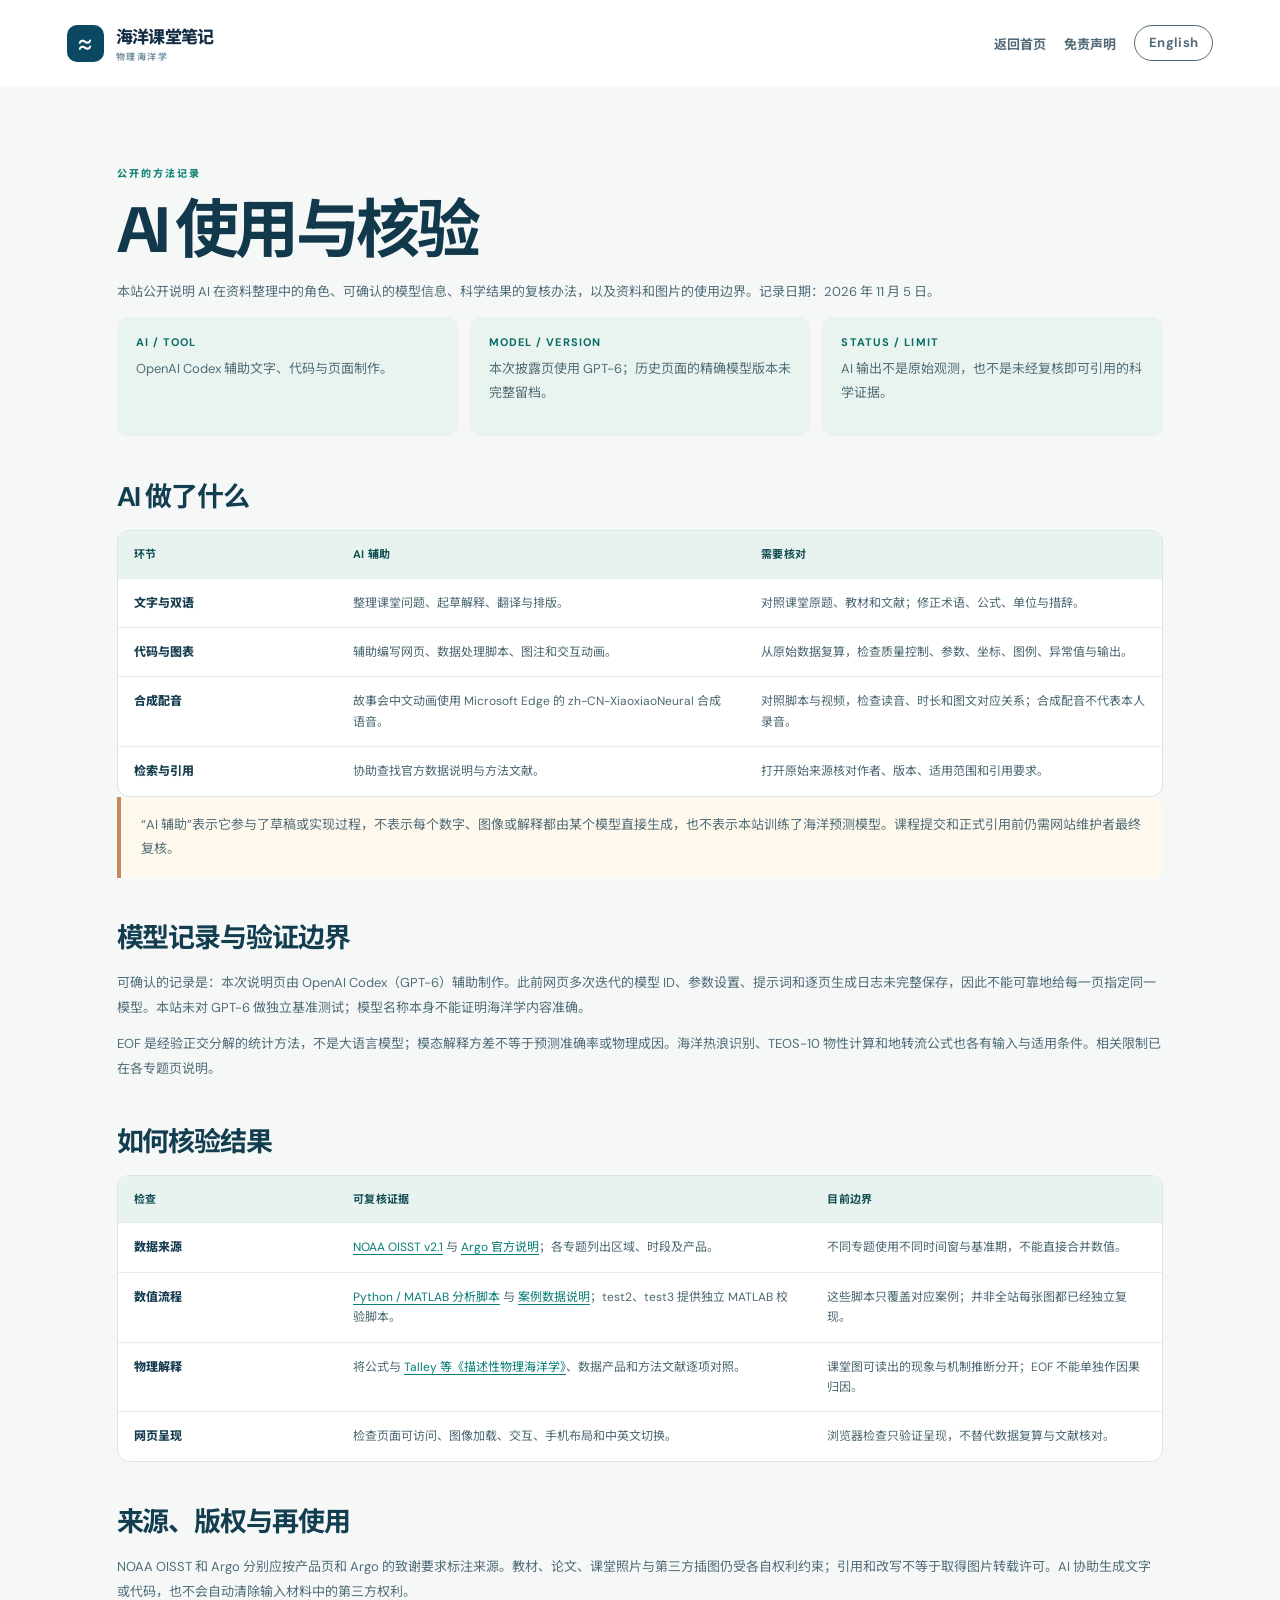
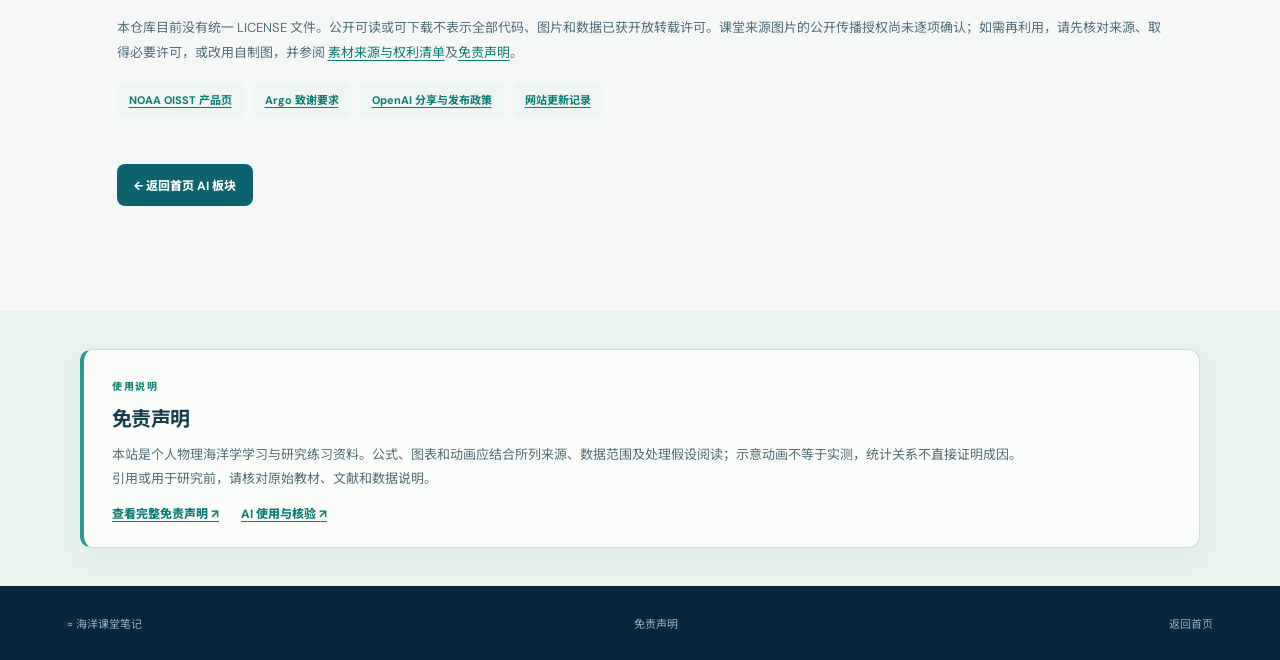
<file: ai-use.html>
<!doctype html>
<html lang="zh-CN">
<head>
  <meta charset="utf-8">
  <meta name="viewport" content="width=device-width, initial-scale=1">
  <meta name="theme-color" content="#0b3344">
  <meta name="description" content="海洋课堂笔记的 AI 使用、模型版本、核验流程与版权说明 / AI use, model record, verification and rights for Ocean Classroom Notes.">
  <title>AI 使用与核验 / AI Use and Verification · Ocean Classroom Notes</title>
  <link rel="stylesheet" href="styles.css?v=20261105-ai">
  <link rel="stylesheet" href="ai-use.css?v=20261105">
  <link rel="stylesheet" href="disclaimer.css?v=20261105">
  <script src="i18n.js?v=20261016k" defer></script>
  <script src="disclaimer.js?v=20261105" defer></script>
</head>
<body>
  <header class="site-header"><a class="identity" href="./"><span class="logo">≈</span><span>海洋课堂笔记 / Ocean Classroom Notes<small>物理海洋学 / PHYSICAL OCEANOGRAPHY</small></span></a><nav><a href="./">返回首页 / Back to Home</a><a href="disclaimer.html">免责声明 / Disclaimer</a></nav></header>
  <main class="ai-page">
    <span class="eyebrow">公开的方法记录 / PUBLIC METHOD RECORD</span>
    <h1>AI 使用与核验 / AI Use and Verification</h1>
    <p class="ai-page-lead" lang="zh-CN">本站公开说明 AI 在资料整理中的角色、可确认的模型信息、科学结果的复核办法，以及资料和图片的使用边界。记录日期：2026 年 11 月 5 日。</p>
    <p class="ai-page-lead" lang="en">This page discloses AI's role in preparing the material, the model information that can be confirmed, ways to check scientific results, and limits on reusing sources and images. Record date: 5 November 2026.</p>
    <div class="ai-fact-strip">
      <div><b>AI / TOOL</b><p lang="zh-CN">OpenAI Codex 辅助文字、代码与页面制作。</p><p lang="en">OpenAI Codex assisted with writing, code and page construction.</p></div>
      <div><b>MODEL / VERSION</b><p lang="zh-CN">本次披露页使用 GPT-6；历史页面的精确模型版本未完整留档。</p><p lang="en">This disclosure update used GPT-6; exact model versions for earlier pages were not fully logged.</p></div>
      <div><b>STATUS / LIMIT</b><p lang="zh-CN">AI 输出不是原始观测，也不是未经复核即可引用的科学证据。</p><p lang="en">AI output is neither an original observation nor scientific evidence ready to cite without checking.</p></div>
    </div>

    <section aria-labelledby="ai-role"><h2 id="ai-role">AI 做了什么<small>What AI contributed</small></h2>
      <div class="ai-table-wrap"><table><thead><tr><th>环节 / Stage</th><th>AI 辅助 / AI assistance</th><th>需要核对 / Human or independent check</th></tr></thead><tbody>
        <tr><td>文字与双语 / Text and bilingual copy</td><td>整理课堂问题、起草解释、翻译与排版。 / Organised questions and drafted explanations, translations and layout.</td><td>对照课堂原题、教材和文献；修正术语、公式、单位与措辞。 / Compare with the class prompt, textbook and papers; correct terms, equations, units and wording.</td></tr>
        <tr><td>代码与图表 / Code and figures</td><td>辅助编写网页、数据处理脚本、图注和交互动画。 / Helped write web pages, processing scripts, captions and interactive animation.</td><td>从原始数据复算，检查质量控制、参数、坐标、图例、异常值与输出。 / Recompute from source data and inspect QC, parameters, coordinates, legends, outliers and output.</td></tr>
        <tr><td>合成配音 / Synthetic narration</td><td>故事会中文动画使用 Microsoft Edge 的 zh-CN-XiaoxiaoNeural 合成语音。/ The Chinese Story Lab animation uses Microsoft Edge's zh-CN-XiaoxiaoNeural synthetic voice.</td><td>对照脚本与视频，检查读音、时长和图文对应关系；合成配音不代表本人录音。/ Compare narration with the script and visuals; the synthetic voice is not a personal recording.</td></tr>
        <tr><td>检索与引用 / Search and references</td><td>协助查找官方数据说明与方法文献。 / Helped locate official data documentation and method literature.</td><td>打开原始来源核对作者、版本、适用范围和引用要求。 / Check authors, version, scope and citation requirements at the original source.</td></tr>
      </tbody></table></div>
      <p class="method-note" lang="zh-CN">“AI 辅助”表示它参与了草稿或实现过程，不表示每个数字、图像或解释都由某个模型直接生成，也不表示本站训练了海洋预测模型。课程提交和正式引用前仍需网站维护者最终复核。</p>
      <p class="method-note" lang="en">“AI-assisted” describes draft or implementation work. It does not mean every number, image or explanation came directly from a model, nor that this site trained an ocean-prediction model. The site maintainer still needs to review the work before course submission or formal citation.</p>
    </section>

    <section aria-labelledby="ai-model"><h2 id="ai-model">模型记录与验证边界<small>Model record and validation limits</small></h2>
      <p lang="zh-CN">可确认的记录是：本次说明页由 OpenAI Codex（GPT-6）辅助制作。此前网页多次迭代的模型 ID、参数设置、提示词和逐页生成日志未完整保存，因此不能可靠地给每一页指定同一模型。本站未对 GPT-6 做独立基准测试；模型名称本身不能证明海洋学内容准确。</p>
      <p lang="en">The confirmed record is that OpenAI Codex (GPT-6) assisted with this disclosure update. Model IDs, settings, prompts and page-level generation logs for earlier iterations were not fully retained, so one model cannot reliably be assigned to every page. This site has not independently benchmarked GPT-6; naming a model does not validate the oceanography.</p>
      <p lang="zh-CN">EOF 是经验正交分解的统计方法，不是大语言模型；模态解释方差不等于预测准确率或物理成因。海洋热浪识别、TEOS-10 物性计算和地转流公式也各有输入与适用条件。相关限制已在各专题页说明。</p>
      <p lang="en">EOF is a statistical decomposition, not a language model. Explained variance is neither predictive accuracy nor proof of a physical cause. Marine-heatwave detection, TEOS-10 property calculations and geostrophic equations each have inputs and validity conditions, described in their topic pages.</p>
    </section>

    <section aria-labelledby="ai-check"><h2 id="ai-check">如何核验结果<small>How to verify the results</small></h2>
      <div class="ai-table-wrap"><table><thead><tr><th>检查 / Check</th><th>可复核证据 / Available evidence</th><th>目前边界 / Current limit</th></tr></thead><tbody>
        <tr><td>数据来源 / Data provenance</td><td><a href="https://www.ncei.noaa.gov/products/optimum-interpolation-sst" target="_blank" rel="noopener">NOAA OISST v2.1</a> 与 <a href="https://argo.ucsd.edu/data/acknowledging-argo/" target="_blank" rel="noopener">Argo 官方说明</a>；各专题列出区域、时段及产品。 / Official NOAA and Argo pages; topic pages state domain, period and product.</td><td>不同专题使用不同时间窗与基准期，不能直接合并数值。 / Topic pages use different periods and baselines; their numbers cannot be merged directly.</td></tr>
        <tr><td>数值流程 / Numerical workflow</td><td><a href="https://github.com/yihan8895-bot/ocean-class-notes/tree/main/analysis" target="_blank" rel="noopener">Python / MATLAB 分析脚本</a> 与 <a href="https://github.com/yihan8895-bot/ocean-class-notes/tree/main/data" target="_blank" rel="noopener">案例数据说明</a>；test2、test3 提供独立 MATLAB 校验脚本。 / Processing scripts, case data notes and independent MATLAB checks for test2 and test3.</td><td>这些脚本只覆盖对应案例；并非全站每张图都已经独立复现。 / They cover their named cases; not every site figure has been independently reproduced.</td></tr>
        <tr><td>物理解释 / Physical interpretation</td><td>将公式与 <a href="https://www.sciencedirect.com/book/monograph/9780750645522/descriptive-physical-oceanography" target="_blank" rel="noopener">Talley 等《描述性物理海洋学》</a>、数据产品和方法文献逐项对照。 / Compare formulas with the Talley textbook, data products and method papers.</td><td>课堂图可读出的现象与机制推断分开；EOF 不能单独作因果归因。 / Separate visible patterns from mechanisms; EOF alone cannot establish causation.</td></tr>
        <tr><td>网页呈现 / Website behaviour</td><td>检查页面可访问、图像加载、交互、手机布局和中英文切换。 / Check access, figures, interaction, mobile layout and language switching.</td><td>浏览器检查只验证呈现，不替代数据复算与文献核对。 / Browser checks verify presentation, not scientific calculations or citations.</td></tr>
      </tbody></table></div>
    </section>

    <section aria-labelledby="ai-rights"><h2 id="ai-rights">来源、版权与再使用<small>Sources, copyright and reuse</small></h2>
      <p lang="zh-CN">NOAA OISST 和 Argo 分别应按产品页和 Argo 的致谢要求标注来源。教材、论文、课堂照片与第三方插图仍受各自权利约束；引用和改写不等于取得图片转载许可。AI 协助生成文字或代码，也不会自动清除输入材料中的第三方权利。</p>
      <p lang="en">Credit NOAA OISST according to its product page and acknowledge Argo as requested. Textbooks, papers, classroom photographs and third-party illustrations remain subject to their owners' rights; citing or paraphrasing does not grant permission to republish an image. AI-assisted text or code does not erase third-party rights in source material.</p>
      <p lang="zh-CN">本仓库目前没有统一 LICENSE 文件。公开可读或可下载不表示全部代码、图片和数据已获开放转载许可。课堂来源图片的公开传播授权尚未逐项确认；如需再利用，请先核对来源、取得必要许可，或改用自制图，并参阅 <a href="https://github.com/yihan8895-bot/ocean-class-notes/blob/main/SOURCES_AND_RIGHTS.md" target="_blank" rel="noopener">素材来源与权利清单</a>及<a href="disclaimer.html">免责声明</a>。</p>
      <p lang="en">This repository currently has no blanket LICENSE file. Public access or download does not mean all code, images and data are openly licensed for reuse. Publication rights for classroom-sourced images have not been checked item by item. Before reusing them, verify provenance and permissions or make an original replacement; see the <a href="https://github.com/yihan8895-bot/ocean-class-notes/blob/main/SOURCES_AND_RIGHTS.md" target="_blank" rel="noopener">source and rights inventory</a> and <a href="disclaimer.html">disclaimer</a>.</p>
      <ul class="source-links"><li><a href="https://www.ncei.noaa.gov/products/optimum-interpolation-sst" target="_blank" rel="noopener">NOAA OISST 产品页 / Product page</a></li><li><a href="https://argo.ucsd.edu/data/acknowledging-argo/" target="_blank" rel="noopener">Argo 致谢要求 / Acknowledgement</a></li><li><a href="https://openai.com/policies/sharing-publication-policy/" target="_blank" rel="noopener">OpenAI 分享与发布政策 / Sharing policy</a></li><li><a href="https://github.com/yihan8895-bot/ocean-class-notes/commits/main/" target="_blank" rel="noopener">网站更新记录 / Site history</a></li></ul>
    </section>
    <a class="return-link" href="./#ai-use">← 返回首页 AI 板块 / Back to the homepage AI section</a>
  </main>
  <footer><span>≈ 海洋课堂笔记 / Ocean Classroom Notes</span><a href="disclaimer.html">免责声明 / Disclaimer</a><a href="./">返回首页 / Home ↗</a></footer>
</body>
</html>
</file>
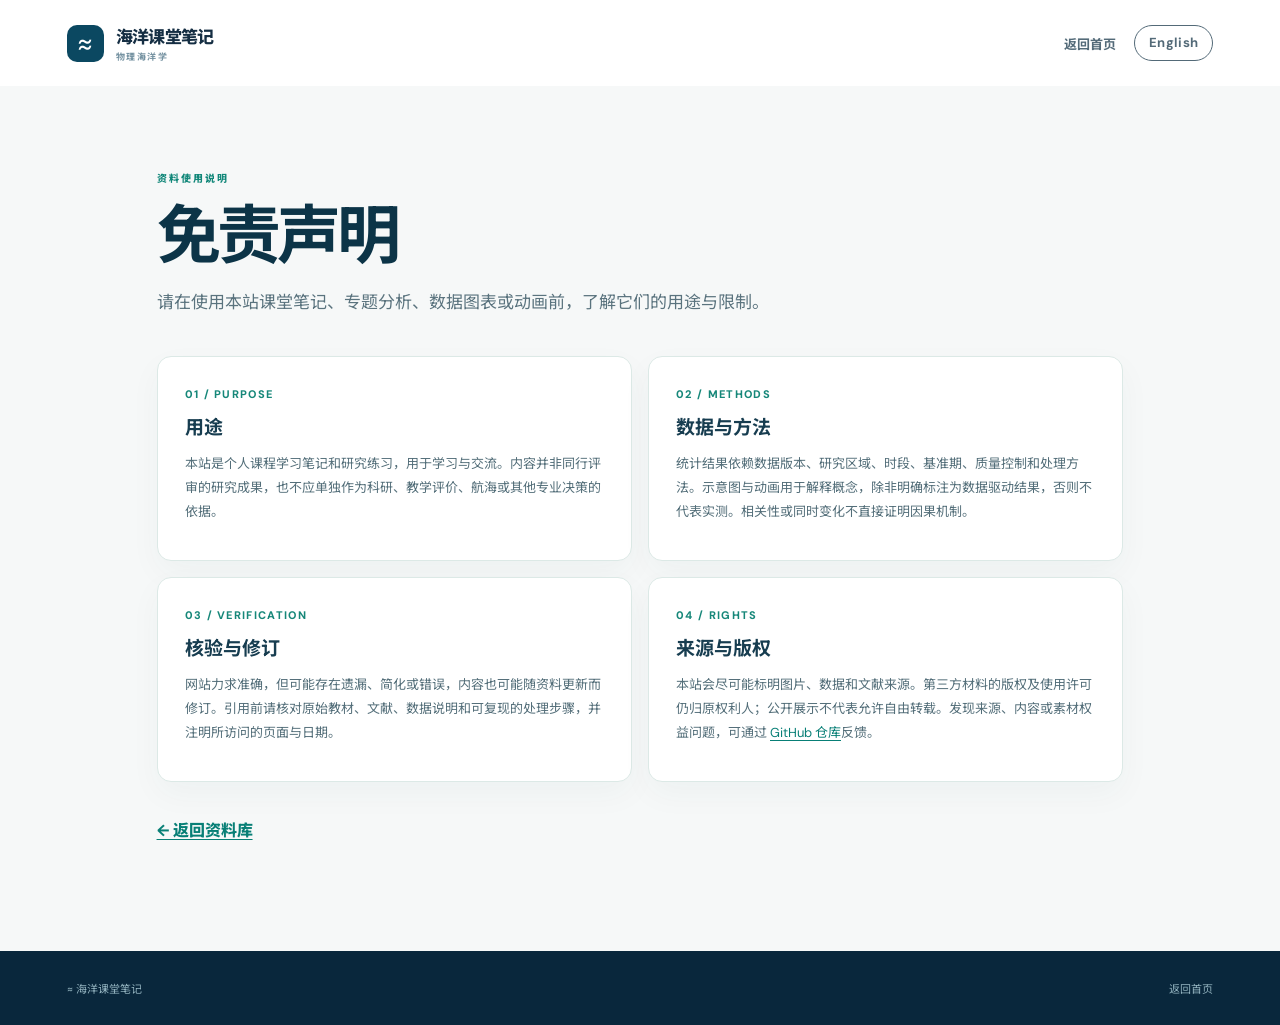
<file: disclaimer.html>
<!doctype html>
<html lang="zh-CN">
<head>
  <meta charset="utf-8">
  <meta name="viewport" content="width=device-width, initial-scale=1">
  <meta name="theme-color" content="#0b3344">
  <meta name="description" content="海洋课堂笔记网站的资料使用与免责声明 / Use and disclaimer for Ocean Classroom Notes.">
  <title>免责声明 / Disclaimer · Ocean Classroom Notes</title>
  <link rel="stylesheet" href="styles.css?v=20261105-disclaimer">
  <link rel="stylesheet" href="disclaimer.css?v=20261105">
  <script src="i18n.js?v=20261016k" defer></script>
  <style>
    .disclaimer-page{max-width:1100px;margin:auto;padding:80px 5.2% 110px}
    .disclaimer-page .eyebrow{color:#118779}
    .disclaimer-page h1{font-size:clamp(40px,5vw,66px);line-height:1.1;color:#0c3447;letter-spacing:-.06em;margin:15px 0}
    .disclaimer-lead{max-width:780px;font-size:17px;line-height:1.8;color:#5a737e;margin:0 0 38px}
    .disclaimer-grid{display:grid;grid-template-columns:repeat(2,minmax(0,1fr));gap:16px}
    .disclaimer-grid section{border:1px solid #dce9e6;border-radius:14px;background:#fff;padding:25px 27px;box-shadow:0 12px 32px #1044500a}
    .disclaimer-grid span{color:#168779;font-size:11px;font-weight:800;letter-spacing:.12em}
    .disclaimer-grid h2{color:#173d50;font-size:19px;margin:9px 0 12px}
    .disclaimer-grid p{color:#536e79;font-size:13px;line-height:1.85;margin:0 0 11px}
    .disclaimer-grid a,.disclaimer-back{color:#087f76;text-decoration:underline;text-underline-offset:3px}
    .disclaimer-back{display:inline-block;margin-top:35px;font-weight:800}
    html[data-language="zh"] .disclaimer-page [lang="en"],html[data-language="en"] .disclaimer-page [lang="zh-CN"]{display:none}
    @media(max-width:700px){.disclaimer-page{padding:55px 5% 75px}.disclaimer-grid{grid-template-columns:1fr}.disclaimer-grid section{padding:21px}}
  </style>
</head>
<body>
  <header class="site-header"><a class="identity" href="./"><span class="logo">≈</span><span>海洋课堂笔记 / Ocean Classroom Notes<small>物理海洋学 / PHYSICAL OCEANOGRAPHY</small></span></a><nav><a href="./">返回首页 / Back to Home</a></nav></header>
  <main class="disclaimer-page">
    <span class="eyebrow">资料使用说明 / ABOUT THIS MATERIAL</span>
    <h1>免责声明 / Disclaimer</h1>
    <p class="disclaimer-lead" lang="zh-CN">请在使用本站课堂笔记、专题分析、数据图表或动画前，了解它们的用途与限制。</p>
    <p class="disclaimer-lead" lang="en">Please read these terms of use and limitations before relying on the classroom notes, analyses, figures or animations on this site.</p>
    <div class="disclaimer-grid">
      <section><span>01 / PURPOSE</span><h2>用途 / Purpose</h2><p lang="zh-CN">本站是个人课程学习笔记和研究练习，用于学习与交流。内容并非同行评审的研究成果，也不应单独作为科研、教学评价、航海或其他专业决策的依据。</p><p lang="en">This is a personal collection of course notes and research exercises for learning and discussion. It is not peer-reviewed research and should not be the sole basis for scientific, educational, navigation or other professional decisions.</p></section>
      <section><span>02 / METHODS</span><h2>数据与方法 / Data and methods</h2><p lang="zh-CN">统计结果依赖数据版本、研究区域、时段、基准期、质量控制和处理方法。示意图与动画用于解释概念，除非明确标注为数据驱动结果，否则不代表实测。相关性或同时变化不直接证明因果机制。</p><p lang="en">Statistics depend on data version, region, period, baseline, quality control and processing choices. Schematic figures and animations explain concepts; unless labelled as data-driven, they are not observations. Correlation or co-variation alone does not establish a causal mechanism.</p></section>
      <section><span>03 / VERIFICATION</span><h2>核验与修订 / Verification and revision</h2><p lang="zh-CN">网站力求准确，但可能存在遗漏、简化或错误，内容也可能随资料更新而修订。引用前请核对原始教材、文献、数据说明和可复现的处理步骤，并注明所访问的页面与日期。</p><p lang="en">The site aims for accuracy but may contain omissions, simplifications or errors and may be revised as sources change. Before citing it, verify the original textbook, papers, data documentation and reproducible workflow, and record the page and access date.</p></section>
      <section><span>04 / RIGHTS</span><h2>来源与版权 / Sources and rights</h2><p lang="zh-CN">本站会尽可能标明图片、数据和文献来源。第三方材料的版权及使用许可仍归原权利人；公开展示不代表允许自由转载。发现来源、内容或素材权益问题，可通过 <a href="https://github.com/yihan8895-bot/ocean-class-notes" target="_blank" rel="noopener">GitHub 仓库 / GitHub repository</a>反馈。</p><p lang="en">The site aims to identify sources for figures, data and literature. Third-party rights and licences remain with their owners; public display does not grant unrestricted reuse. Please use the <a href="https://github.com/yihan8895-bot/ocean-class-notes" target="_blank" rel="noopener">GitHub repository</a> to report source, content or rights concerns.</p></section>
    </div>
    <a class="disclaimer-back" href="./">← 返回资料库 / Back to the library</a>
  </main>
  <footer><span>≈ 海洋课堂笔记 / Ocean Classroom Notes</span><a href="./">返回首页 / Home ↗</a></footer>
</body>
</html>
</file>
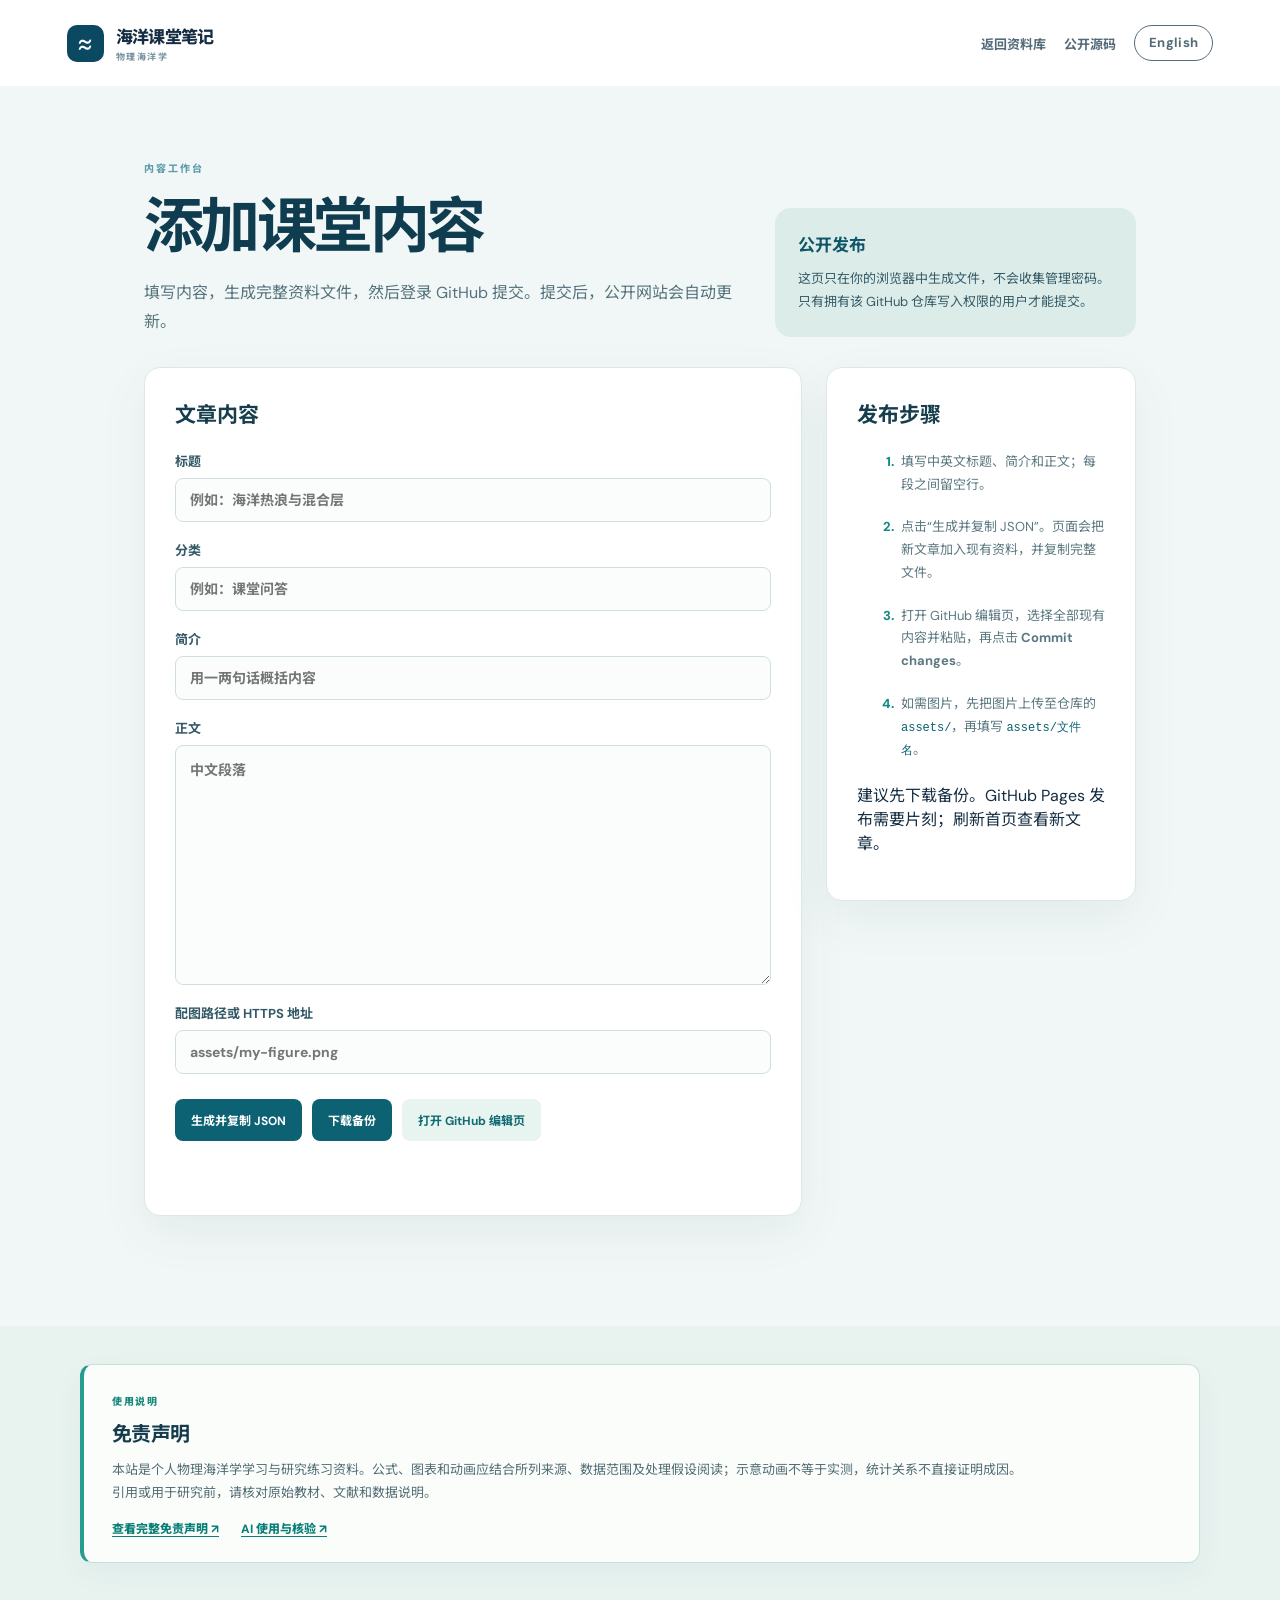
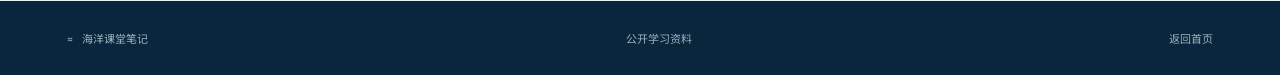
<file: editor.html>
<!doctype html>
<html lang="zh-CN">
<head>
  <meta charset="utf-8">
  <meta name="viewport" content="width=device-width,initial-scale=1">
  <meta name="theme-color" content="#09273c">
  <meta name="description" content="为海洋课堂笔记准备新文章，再通过 GitHub 提交发布。 / Prepare a new Ocean Classroom Notes article and publish it through GitHub.">
  <title>添加内容 / Add Content · 海洋课堂笔记 / Ocean Classroom Notes</title>
  <link rel="stylesheet" href="styles.css?v=20261015-i18n">
  <style>
    body{background:#f1f7f6}.editor-shell{max-width:1120px;margin:auto;padding:70px 5% 110px}
    .editor-intro{display:grid;grid-template-columns:1.5fr .9fr;gap:28px;align-items:end;margin-bottom:30px}
    .editor-intro h1{font-size:clamp(36px,5vw,60px);line-height:1.18;letter-spacing:-.06em;color:#103c50;margin:15px 0}
    .editor-intro h1 small{display:block;font-size:clamp(19px,2.3vw,29px);letter-spacing:0;font-weight:600;color:#3a8992;margin-top:12px}
    html[data-language="en"] .editor-intro h1 small{font-size:inherit;letter-spacing:inherit;font-weight:inherit;color:inherit;margin-top:0}
    .editor-intro p{line-height:1.85;color:#56737d;margin:0}.editor-aside{background:#dcece9;border-radius:16px;padding:23px;color:#365b67;font-size:13px;line-height:1.75}
    .editor-aside strong{display:block;font-size:17px;color:#12566a;margin-bottom:8px}
    .editor-grid{display:grid;grid-template-columns:minmax(0,1fr) 310px;gap:24px;align-items:start}
    .editor-card{background:#fff;border:1px solid #dce8e8;border-radius:16px;padding:30px;box-shadow:0 17px 50px #144b5610}
    .editor-card h2{margin:0 0 22px;font-size:21px;color:#163e4c}.editor-card label{display:block;font-weight:700;font-size:13px;color:#355a67;margin:18px 0}
    .editor-card input,.editor-card textarea{display:block;width:100%;border:1px solid #cfdfe0;border-radius:8px;background:#fbfdfd;padding:12px 14px;margin-top:8px;font:inherit;font-size:14px;color:#173949;outline:0}
    .editor-card input:focus,.editor-card textarea:focus{border-color:#229ba0;box-shadow:0 0 0 3px #2aa9a41d}.editor-card textarea{resize:vertical;min-height:240px;line-height:1.75}
    .editor-actions{display:flex;flex-wrap:wrap;gap:10px;margin-top:25px}.editor-actions button,.editor-actions a{border:0;background:#0c6272;color:#fff;border-radius:8px;padding:12px 16px;font-weight:700;font-size:12px;cursor:pointer}
    .editor-actions a{background:#e7f4f0;color:#116b72}.editor-actions button:hover{background:#087989}.editor-actions a:hover{background:#d6ece6}
    .steps{counter-reset:step}.steps li{margin:0 0 20px;padding-left:4px;line-height:1.75;color:#5b7881;font-size:13px}.steps li::marker{color:#168a84;font-weight:800}.steps a{color:#087782;text-decoration:underline;text-underline-offset:3px}.steps code{font-size:12px;color:#0a6272}
    #editor-status{min-height:2em;font-size:13px;line-height:1.6;color:#0b7373;margin:18px 0 0;overflow-wrap:anywhere}
    @media(max-width:800px){.editor-intro,.editor-grid{grid-template-columns:1fr}.editor-shell{padding-top:45px}.editor-card{padding:22px}}
  </style>
  <script src="i18n.js?v=20261016k" defer></script><script src="editor.js" defer></script>
<link rel="stylesheet" href="disclaimer.css?v=20261105"><script src="disclaimer.js?v=20261105" defer></script></head>
<body>
  <header class="site-header"><a class="identity" href="./"><span class="logo">≈</span><span>海洋课堂笔记 / Ocean Classroom Notes<small>物理海洋学 / PHYSICAL OCEANOGRAPHY</small></span></a><nav><a href="./">返回资料库 / Back to Library</a><a href="https://github.com/yihan8895-bot/ocean-class-notes" target="_blank" rel="noopener noreferrer">公开源码 / Public Source ↗</a></nav></header>
  <main class="editor-shell">
    <div class="editor-intro"><div><span class="eyebrow">内容工作台 / CONTENT STUDIO · GITHUB PAGES</span><h1>添加课堂内容<small>Add a New Classroom Article</small></h1><p>填写内容，生成完整资料文件，然后登录 GitHub 提交。提交后，公开网站会自动更新。<br>Fill in the article, generate the complete content file and commit it on GitHub. The public site updates after the commit.</p></div><aside class="editor-aside"><strong>公开发布 / Public publishing</strong>这页只在你的浏览器中生成文件，不会收集管理密码。只有拥有该 GitHub 仓库写入权限的用户才能提交。<br>This page prepares a file in your browser. GitHub repository permissions control who can publish.</aside></div>
    <div class="editor-grid"><section class="editor-card"><h2>文章内容 / Article Details</h2><form id="article-form"><label>标题 / Title<input id="title" required maxlength="160" placeholder="例如：海洋热浪与混合层 / Marine Heatwaves and the Mixed Layer"></label><label>分类 / Category<input id="category" required maxlength="40" placeholder="例如：课堂问答 / Classroom Q&A"></label><label>简介 / Summary<input id="summary" required maxlength="300" placeholder="用一两句话概括内容 / Summarize in one or two sentences"></label><label>正文 / Body<textarea id="body" required maxlength="30000" placeholder="中文段落 / Chinese paragraph&#10;English paragraph&#10;&#10;下一段 / Next paragraph"></textarea></label><label>配图路径或 HTTPS 地址 / Image path or HTTPS URL<input id="image" placeholder="assets/my-figure.png"></label><div class="editor-actions"><button type="submit">生成并复制 JSON / Generate and Copy JSON</button><button id="download" type="button" disabled>下载备份 / Download Backup</button><a id="github-edit" href="https://github.com/yihan8895-bot/ocean-class-notes/edit/main/content/additions.json" target="_blank" rel="noopener noreferrer">打开 GitHub 编辑页 / Open GitHub Editor ↗</a></div><p id="editor-status" role="status"></p></form></section>
    <aside class="editor-card"><h2>发布步骤 / Publishing Steps</h2><ol class="steps"><li>填写中英文标题、简介和正文；每段之间留空行。<br>Enter bilingual title, summary and body; separate paragraphs with blank lines.</li><li>点击“生成并复制 JSON”。页面会把新文章加入现有资料，并复制完整文件。<br>Click Generate and Copy JSON. It appends your article and copies the full file.</li><li>打开 GitHub 编辑页，选择全部现有内容并粘贴，再点击 <b>Commit changes</b>。<br>Open the GitHub editor, replace the existing file with the copied JSON, then commit.</li><li>如需图片，先把图片上传至仓库的 <code>assets/</code>，再填写 <code>assets/文件名</code>。<br>For images, upload to <code>assets/</code> first and use its relative path.</li></ol><p>建议先下载备份。GitHub Pages 发布需要片刻；刷新首页查看新文章。<br>Download a backup before committing. Give GitHub Pages a moment, then refresh the home page.</p></aside></div>
  </main>
  <footer><span>≈ &nbsp; 海洋课堂笔记 / Ocean Classroom Notes</span><span>公开学习资料 / Public learning resources</span><a href="./">返回首页 / Home ↗</a></footer>
</body>
</html>
</file>
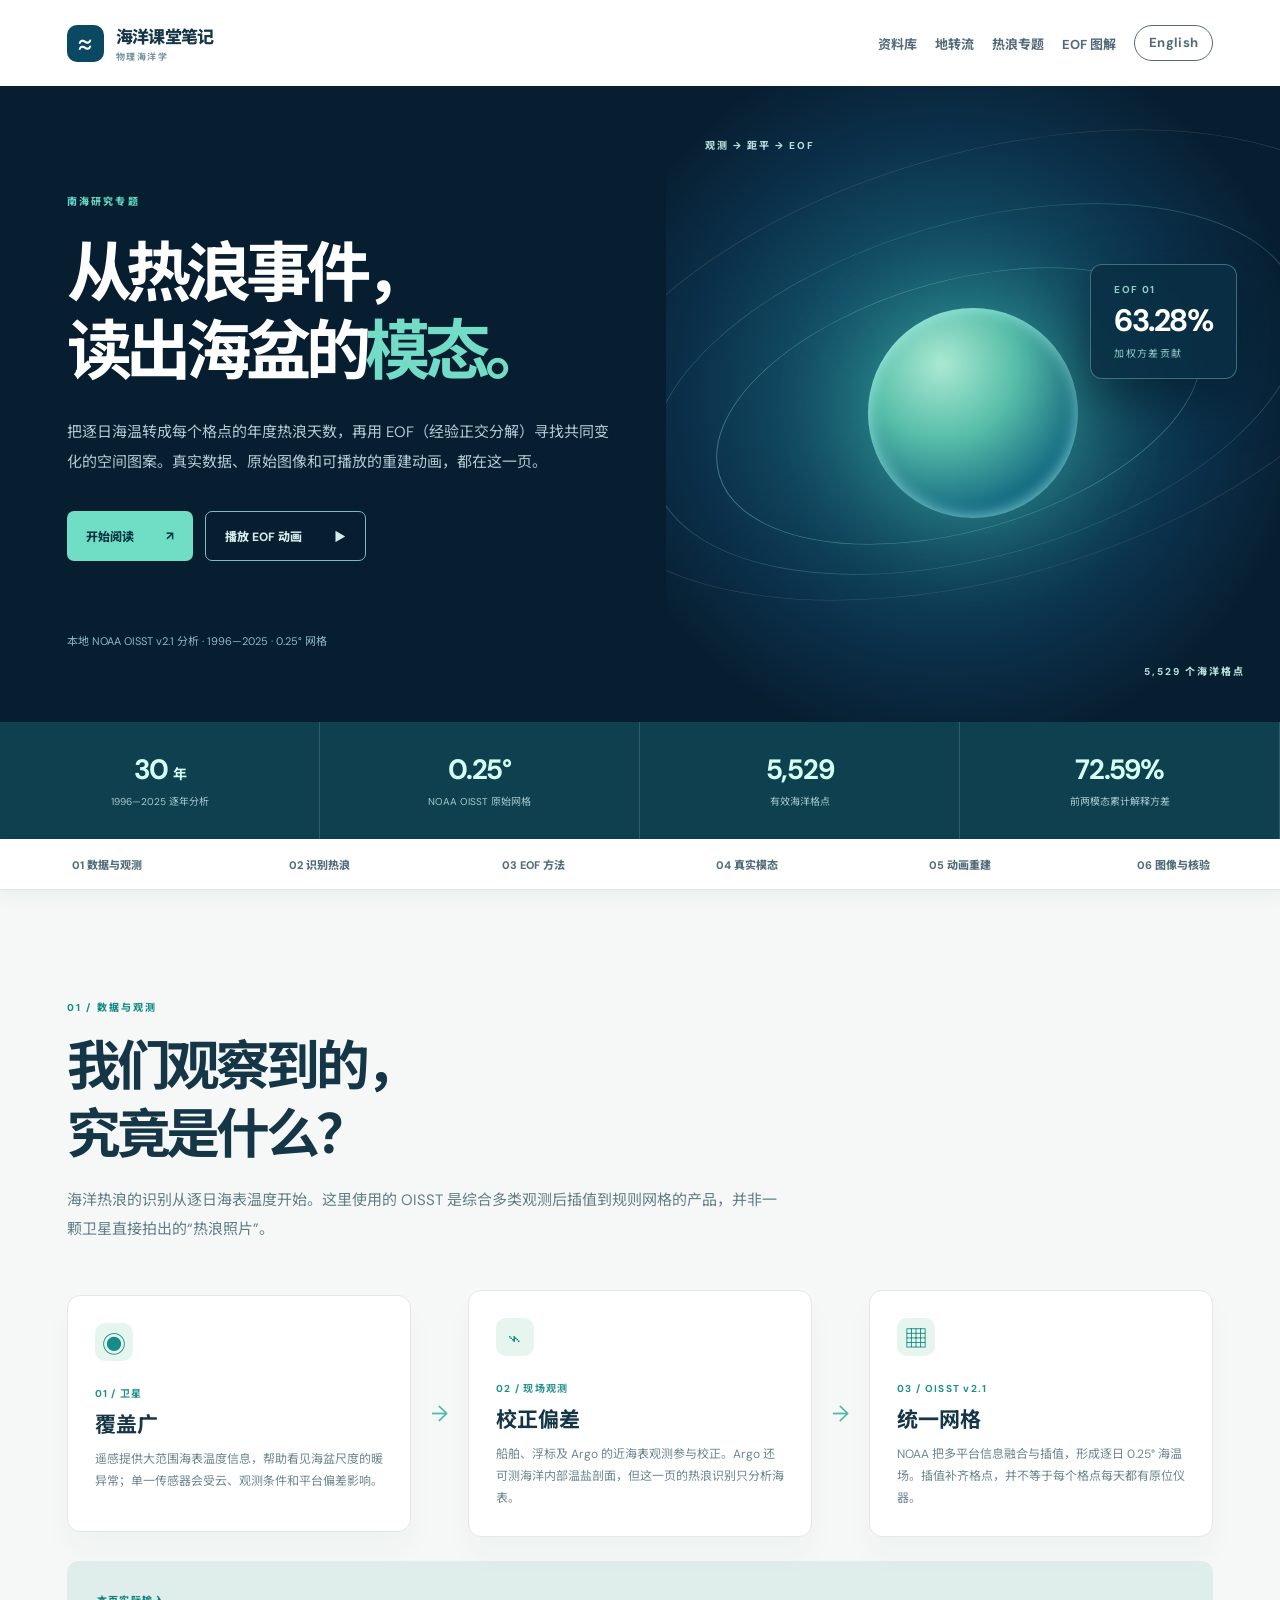
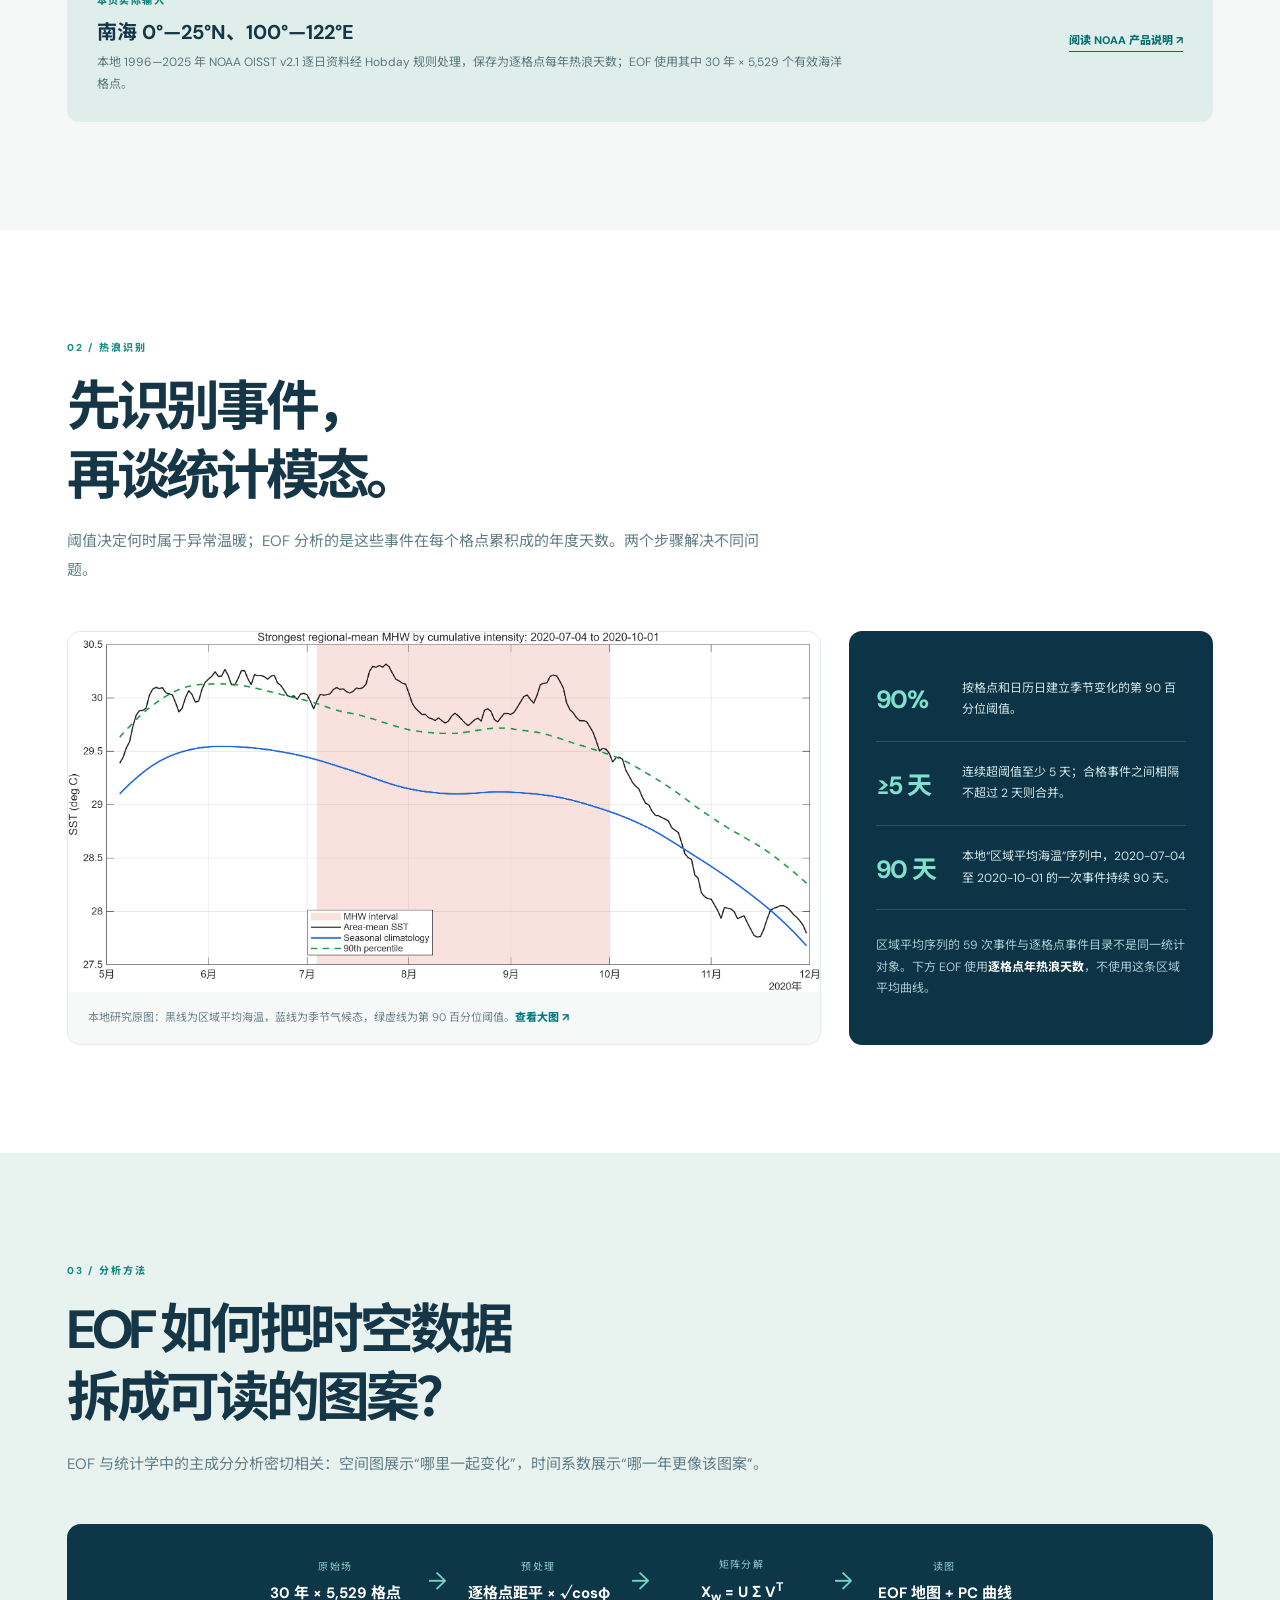
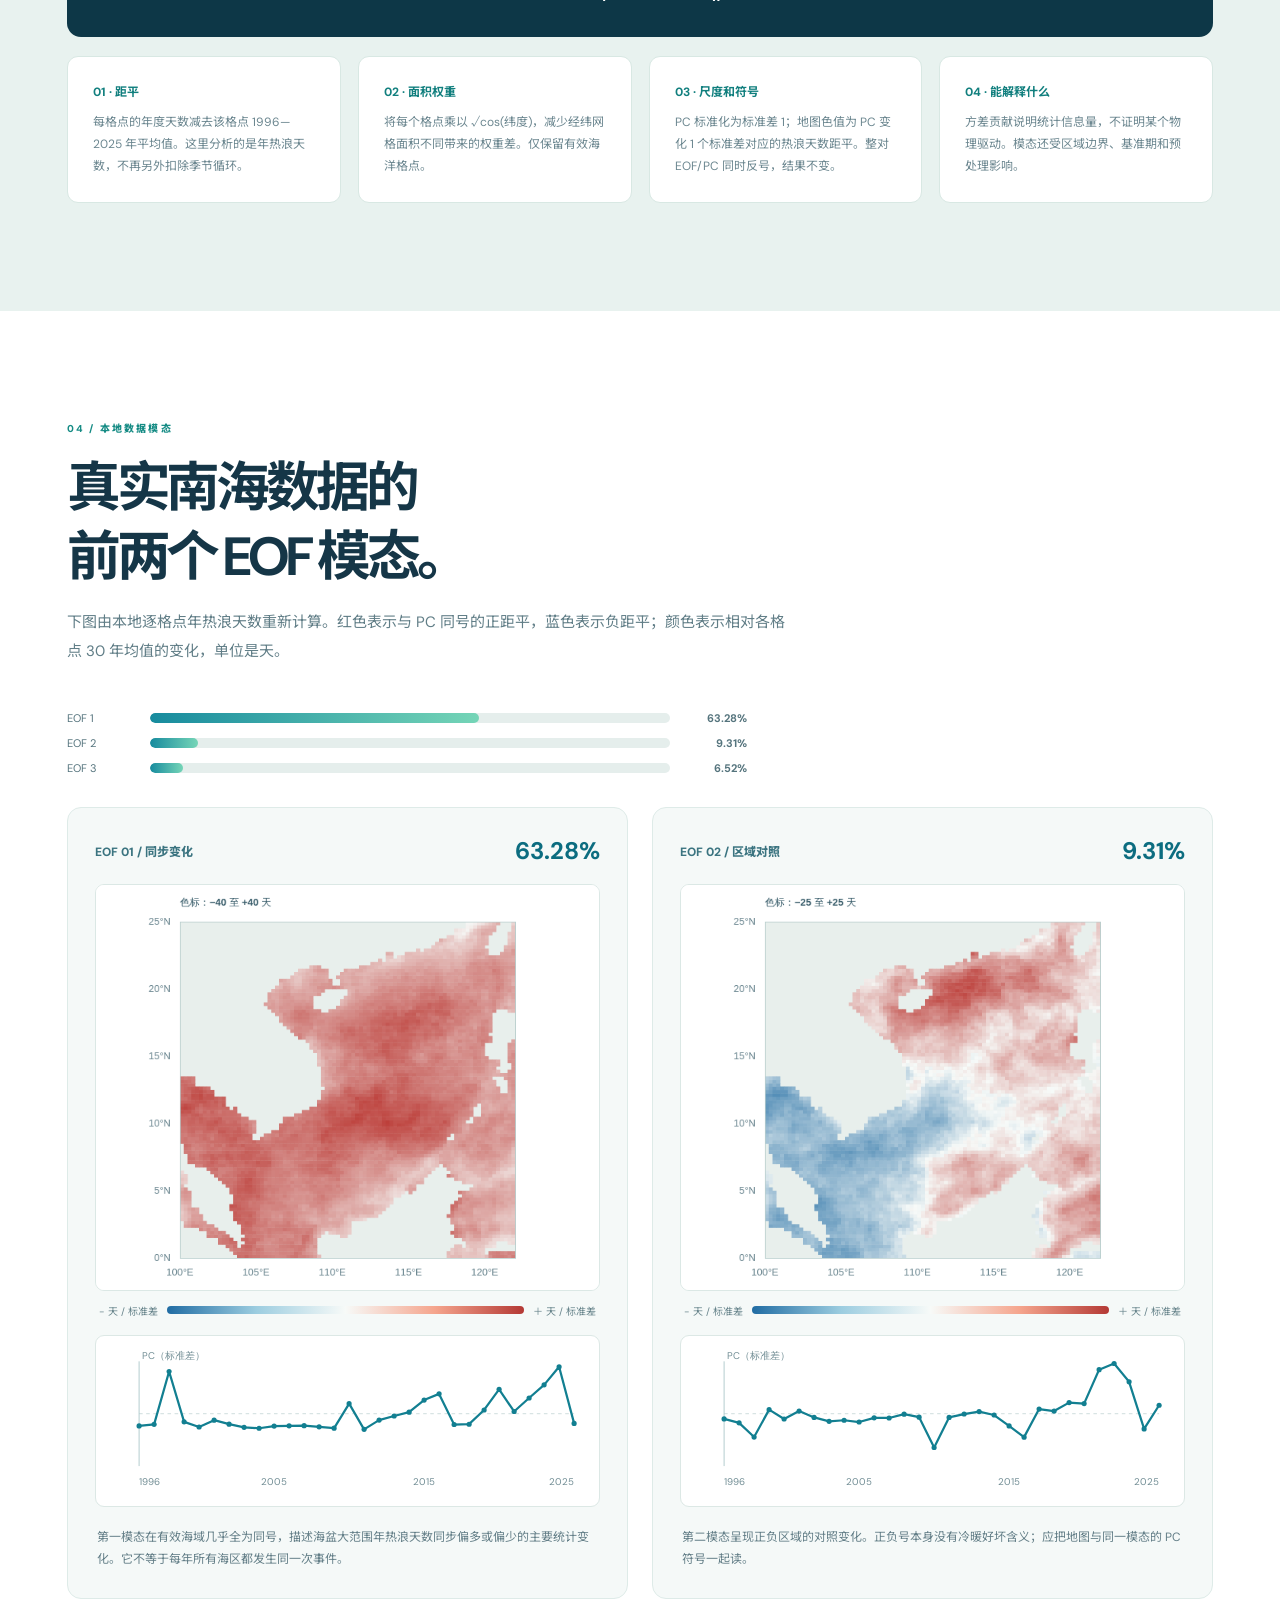
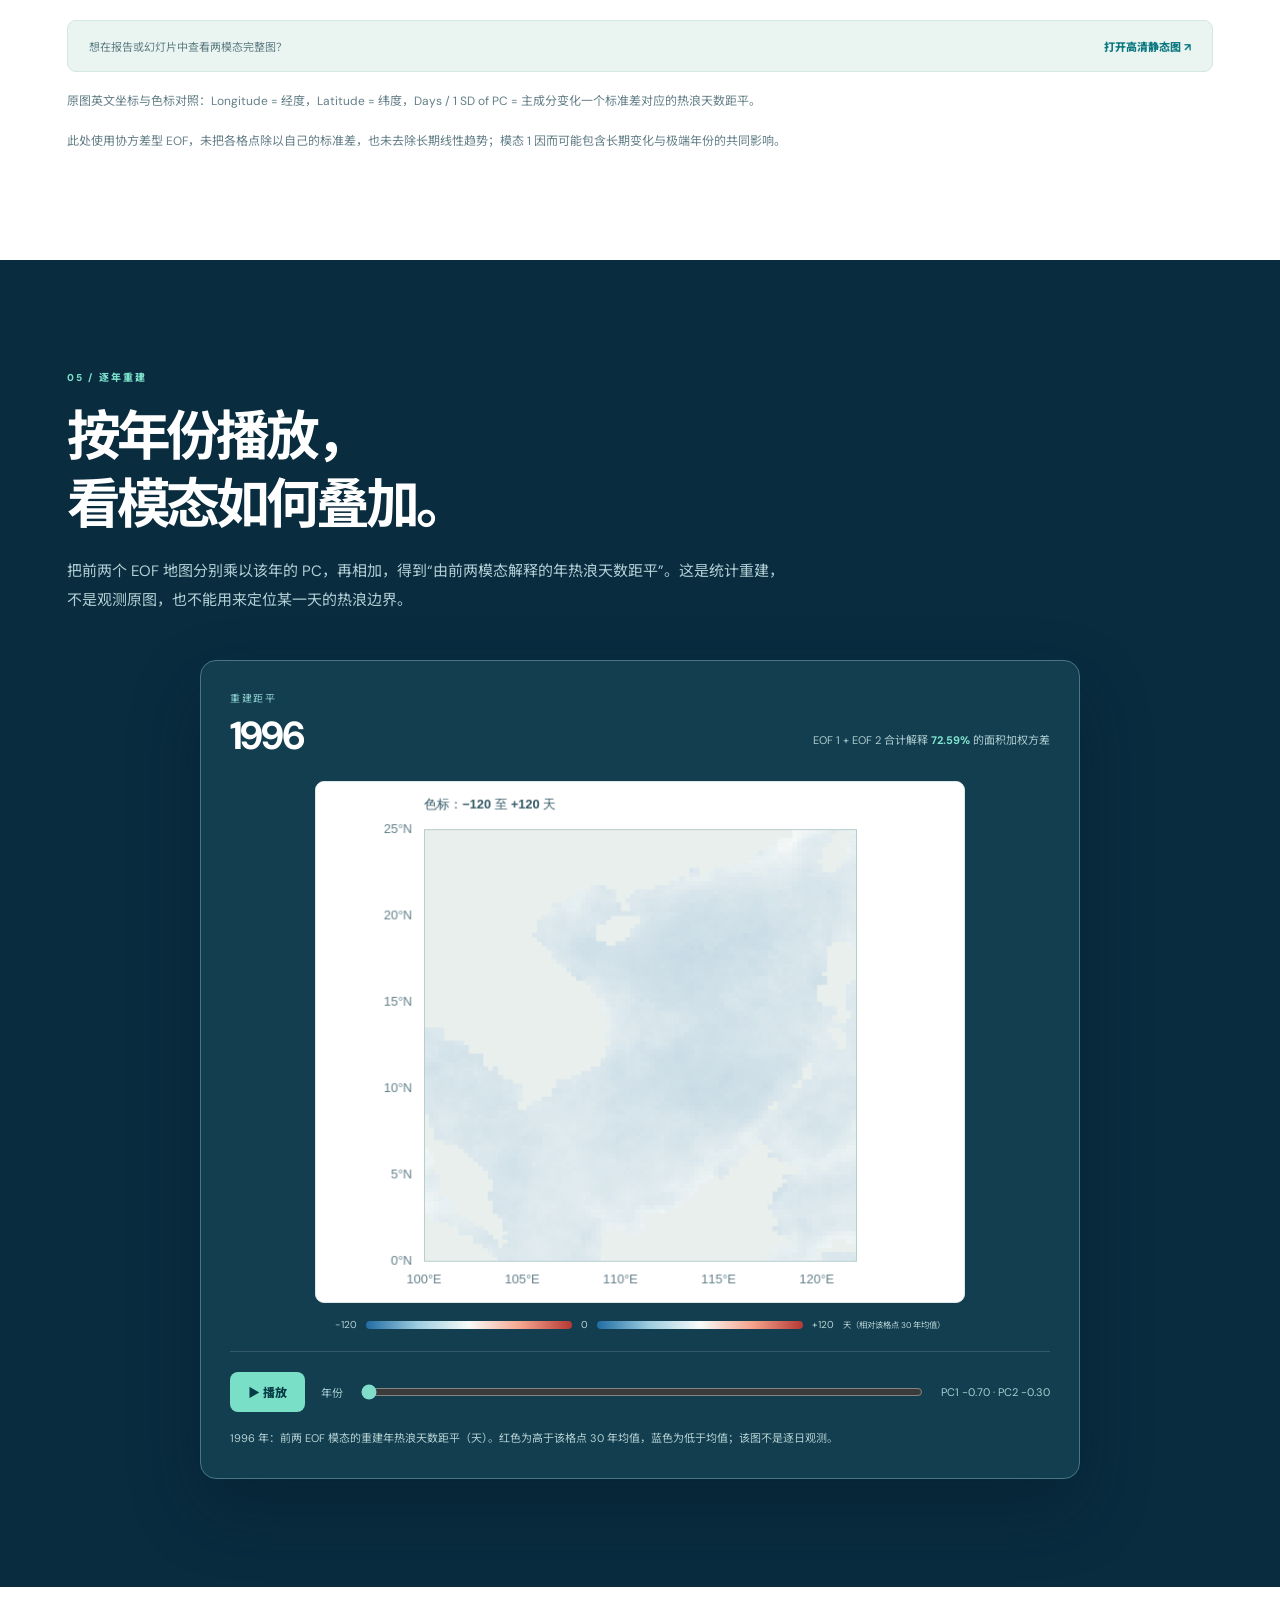
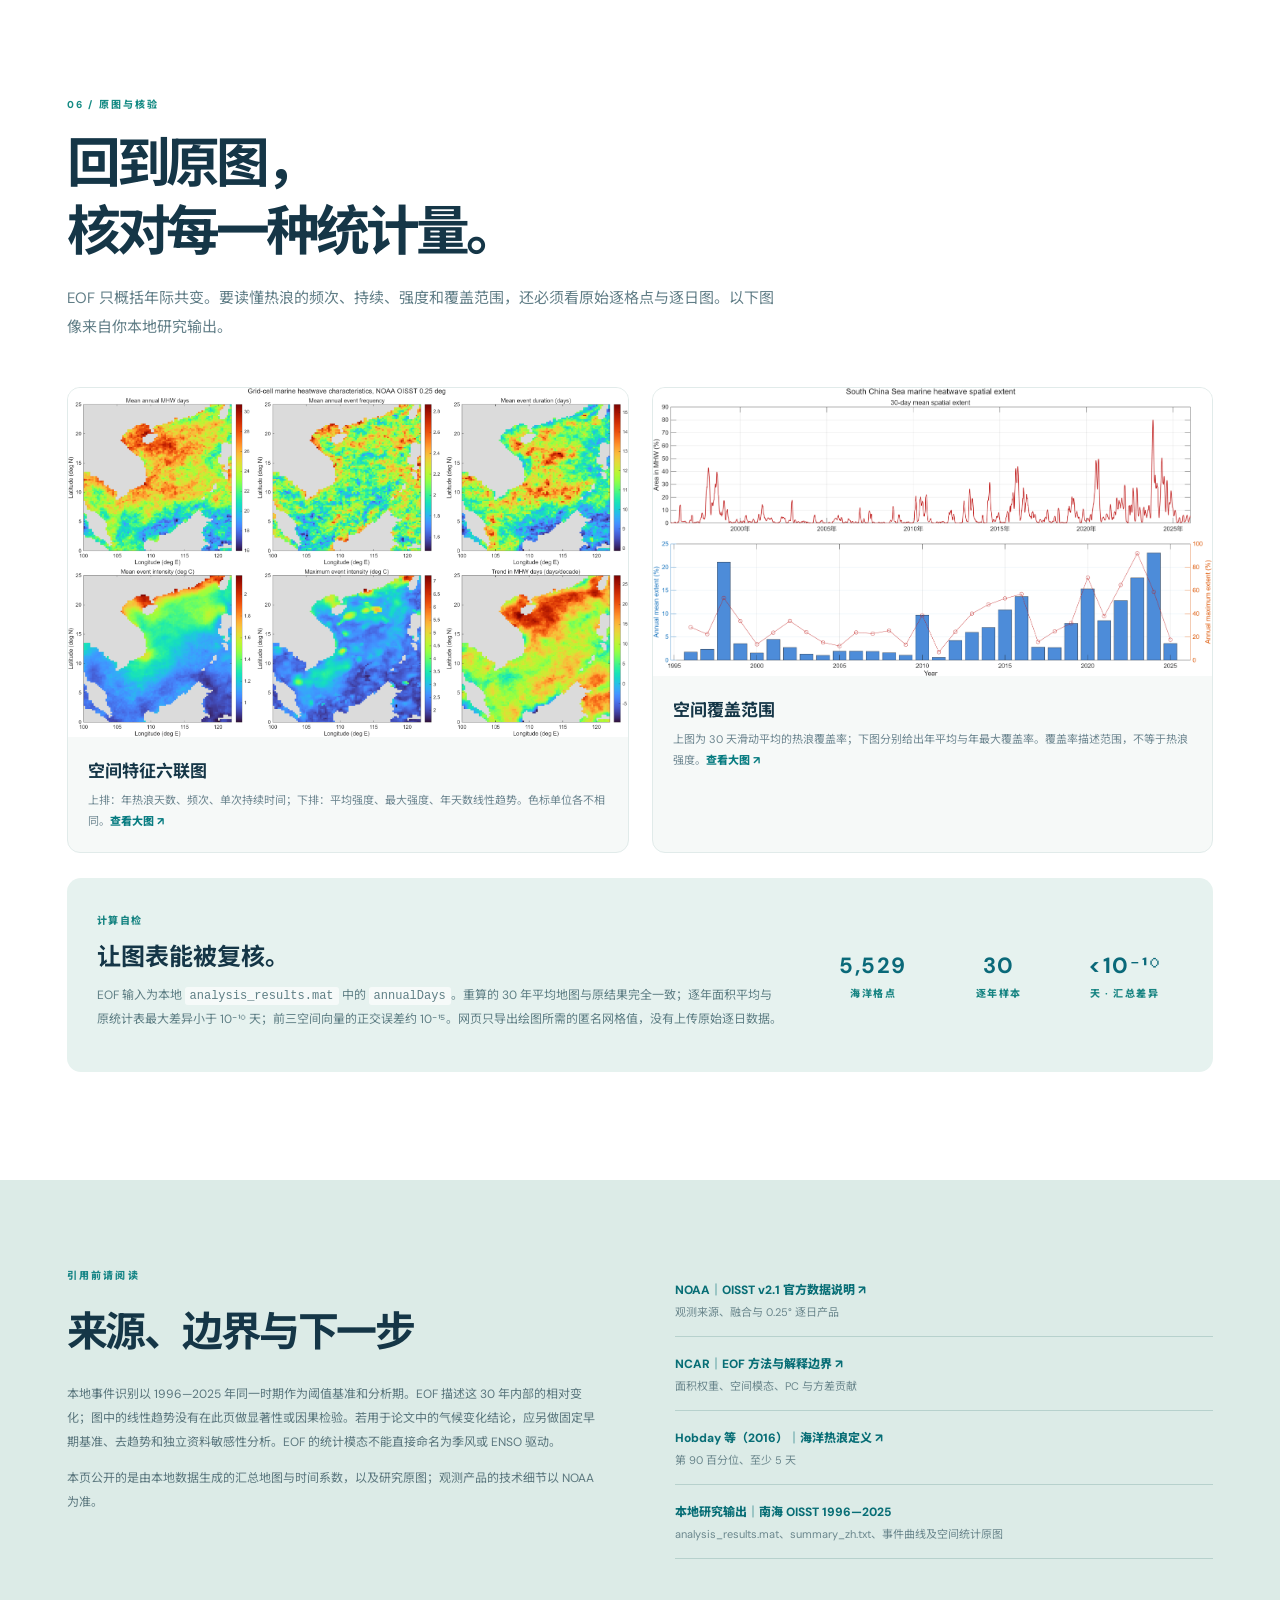
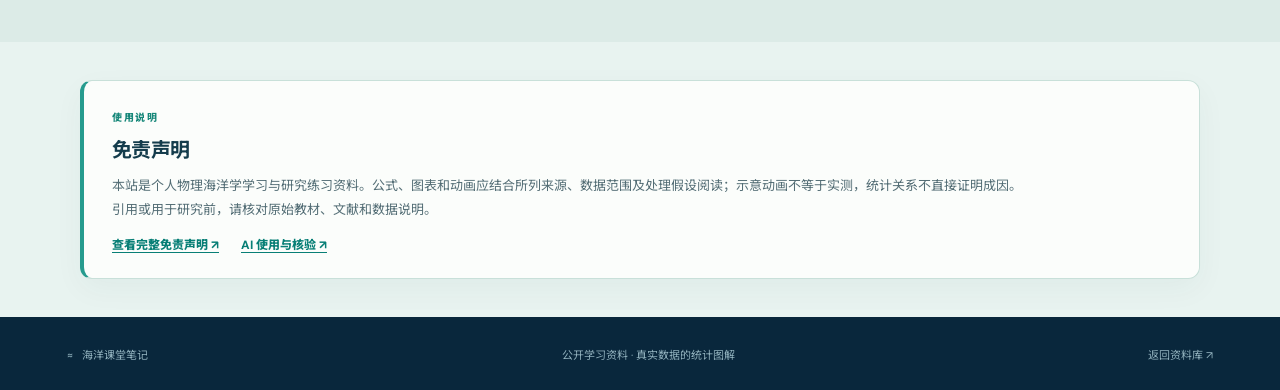
<file: eof.html>
<!doctype html>
<html lang="zh-CN">
<head>
  <meta charset="utf-8">
  <meta name="viewport" content="width=device-width, initial-scale=1">
  <meta name="theme-color" content="#081f35">
  <meta name="description" content="南海 OISST 热浪识别、EOF 空间模态和逐年动画。 / South China Sea OISST heatwave detection, EOF spatial modes and annual animation.">
  <link rel="canonical" href="https://yihan8895-bot.github.io/ocean-class-notes/eof.html">
  <meta property="og:type" content="article">
  <meta property="og:title" content="南海海洋热浪 × EOF｜观测、分析与动画 / South China Sea Marine Heatwaves × EOF: Observations, Analysis and Animation">
  <meta property="og:description" content="1996—2025 年南海 OISST 热浪识别、EOF 模态与动画。 / South China Sea OISST heatwave detection, EOF modes and animation, 1996–2025.">
  <meta property="og:url" content="https://yihan8895-bot.github.io/ocean-class-notes/eof.html">
  <meta property="og:image" content="https://yihan8895-bot.github.io/ocean-class-notes/assets/eof-modes-static.png">
  <meta name="twitter:card" content="summary_large_image">
  <title>南海海洋热浪 × EOF / South China Sea Heatwaves × EOF｜观测、分析与动画 / Observations, Analysis and Animation</title>
  <link rel="stylesheet" href="styles.css?v=20261015-i18n">
  <link rel="stylesheet" href="eof.css?v=20261009-bilingual-nav">
  <script src="i18n.js?v=20261016k" defer></script><script src="eof.js?v=20261015-i18n" defer></script>
<link rel="stylesheet" href="disclaimer.css?v=20261105"><script src="disclaimer.js?v=20261105" defer></script></head>
<body class="eof-page">
  <header class="site-header"><a class="identity" href="./"><span class="logo">≈</span><span>海洋课堂笔记 / Ocean Classroom Notes<small>物理海洋学 / PHYSICAL OCEANOGRAPHY</small></span></a><nav><a href="./">资料库 / Library</a><a href="geostrophic.html">地转流 / Geostrophic Flow</a><a href="heatwaves.html">热浪专题 / Heatwave Atlas</a><a class="topic-link" href="#modes">EOF 图解 / EOF Guide</a></nav></header>
  <main>
    <section class="eof-hero" aria-labelledby="eof-title">
      <div class="eof-hero-copy"><span class="eof-overline">南海研究专题 / RESEARCH ATLAS 02 · SOUTH CHINA SEA</span><h1 id="eof-title">从热浪事件，<br>读出海盆的<span>模态。</span><small class="hero-english" lang="en">From Heatwave Events to Basin-Wide Patterns</small></h1><p>把逐日海温转成每个格点的年度热浪天数，再用 EOF（经验正交分解）寻找共同变化的空间图案。真实数据、原始图像和可播放的重建动画，都在这一页。 / Convert daily SST to annual heatwave days per cell, then use empirical orthogonal functions (EOF) to find shared spatial patterns. This page combines real data, original figures and a playable reconstruction.</p><div class="eof-hero-actions"><a class="eof-primary" href="#observe">开始阅读 / Start Reading <span>↗</span></a><a class="eof-ghost" href="#animation">播放 EOF 动画 / Play EOF Animation <span>▶</span></a></div><span class="eof-hero-note">本地 NOAA OISST v2.1 分析 · 1996—2025 · 0.25° 网格 / Local NOAA OISST v2.1 analysis · 1996–2025 · 0.25° grid</span></div>
      <div class="eof-hero-visual" aria-hidden="true"><div class="eof-rings"><i></i><i></i><i></i></div><div class="eof-core"></div><span class="eof-visual-label top">观测 → 距平 → EOF / OBSERVATION → ANOMALY → EOF</span><span class="eof-visual-label bottom">5,529 个海洋格点 / OCEAN GRID CELLS</span><div class="eof-floating-num"><b>EOF 01</b><strong>63.28%</strong><small>加权方差贡献 / Weighted variance explained</small></div></div>
    </section>
    <div class="eof-stat-strip"><div><strong>30 <small>年 / years</small></strong><span>1996—2025 逐年分析 / Annual analysis, 1996–2025</span></div><div><strong>0.25°</strong><span>NOAA OISST 原始网格 / NOAA OISST source grid</span></div><div><strong>5,529</strong><span>有效海洋格点 / Valid ocean grid cells</span></div><div><strong>72.59%</strong><span>前两模态累计解释方差 / Combined variance explained by the first two modes</span></div></div>
    <nav class="eof-section-nav" aria-label="专题目录 / Atlas contents"><a href="#observe">01 数据与观测 / 01 Data and Observation</a><a href="#detect">02 识别热浪 / 02 Heatwave Detection</a><a href="#method">03 EOF 方法 / 03 EOF Method</a><a href="#modes">04 真实模态 / 04 Observed-Data Modes</a><a href="#animation">05 动画重建 / 05 Animated Reconstruction</a><a href="#evidence">06 图像与核验 / 06 Figures and Checks</a></nav>

    <section class="eof-section observe-section" id="observe"><div class="eof-heading"><span>01 / 数据与观测 / OBSERVATION</span><h2>我们观察到的，<br>究竟是什么？<small class="heading-en" lang="en">What Exactly Do We Observe?</small></h2><p>海洋热浪的识别从逐日海表温度开始。这里使用的 OISST 是综合多类观测后插值到规则网格的产品，并非一颗卫星直接拍出的“热浪照片”。 / Marine-heatwave detection begins with daily SST. OISST blends several observation types and interpolates them to a regular grid; it is not a direct heatwave photograph from one satellite.</p></div>
      <div class="observe-flow"><article><span class="observe-icon">◉</span><b>01 / 卫星 / 01 / Satellites</b><h3>覆盖广 / Broad Coverage</h3><p>遥感提供大范围海表温度信息，帮助看见海盆尺度的暖异常；单一传感器会受云、观测条件和平台偏差影响。 / Remote sensing covers large areas and reveals basin-scale warm anomalies. A single sensor is affected by clouds, observing conditions and platform biases.</p></article><span class="flow-arrow" aria-hidden="true">→</span><article><span class="observe-icon">⌁</span><b>02 / 现场观测 / 02 / In-Situ Observations</b><h3>校正偏差 / Bias Correction</h3><p>船舶、浮标及 Argo 的近海表观测参与校正。Argo 还可测海洋内部温盐剖面，但这一页的热浪识别只分析海表。 / Near-surface observations from ships, buoys and Argo help correct biases. Argo also profiles subsurface temperature and salinity, but the heatwave detection here uses only the sea surface.</p></article><span class="flow-arrow" aria-hidden="true">→</span><article><span class="observe-icon">▦</span><b>03 / OISST v2.1</b><h3>统一网格 / Common Grid</h3><p>NOAA 把多平台信息融合与插值，形成逐日 0.25° 海温场。插值补齐格点，并不等于每个格点每天都有原位仪器。 / NOAA blends and interpolates multiple platforms into daily 0.25° SST fields. An interpolated cell does not imply an in-situ instrument was there that day.</p></article></div>
      <div class="data-lineage"><div><span>本页实际输入 / Input to This Analysis</span><strong>南海 0°—25°N、100°—122°E / South China Sea, 0°–25°N and 100°–122°E</strong><p>本地 1996—2025 年 NOAA OISST v2.1 逐日资料经 Hobday 规则处理，保存为逐格点每年热浪天数；EOF 使用其中 30 年 × 5,529 个有效海洋格点。 / Local daily NOAA OISST v2.1 data for 1996–2025 were processed with Hobday-style rules to yield annual heatwave days per cell. The EOF uses 30 years × 5,529 valid ocean cells.</p></div><a href="https://www.ncei.noaa.gov/products/optimum-interpolation-sst" target="_blank" rel="noopener noreferrer">阅读 NOAA 产品说明 ↗ / Read the NOAA Product Description ↗</a></div>
    </section>

    <section class="eof-section detect-section" id="detect"><div class="eof-heading"><span>02 / 热浪识别 / EVENT DETECTION</span><h2>先识别事件，<br>再谈统计模态。<small class="heading-en" lang="en">Detect Events Before Analysing Patterns</small></h2><p>阈值决定何时属于异常温暖；EOF 分析的是这些事件在每个格点累积成的年度天数。两个步骤解决不同问题。 / A threshold identifies anomalously warm days; EOF analyses the annual event-day totals at each cell. These steps address different questions.</p></div>
      <div class="detect-layout"><figure class="eof-source-figure"><a href="assets/local-mhw-event-2020.png" target="_blank" rel="noopener" aria-label="打开 2020 年区域平均热浪事件原始大图 / Open the original 2020 area-mean heatwave figure"><img src="assets/local-mhw-event-2020.png" alt="2020 年南海区域平均海温、气候态和第 90 百分位阈值曲线 / 2020 South China Sea area-mean SST, climatology and 90th-percentile threshold, with the July–October event shaded" loading="lazy"></a><figcaption>本地研究原图：黑线为区域平均海温，蓝线为季节气候态，绿虚线为第 90 百分位阈值。 / Original local figure: black is area-mean SST, blue is seasonal climatology and dashed green is the 90th-percentile threshold.<br><a href="assets/local-mhw-event-2020.png" target="_blank" rel="noopener">查看大图 ↗ / Open full-size image ↗</a></figcaption></figure><div class="detect-steps"><div><b>90%</b><span>按格点和日历日建立季节变化的第 90 百分位阈值。 / Build a seasonally varying 90th-percentile threshold for each cell and calendar day.</span></div><div><b>≥5 天 / ≥5 days</b><span>连续超阈值至少 5 天；合格事件之间相隔不超过 2 天则合并。 / At least five consecutive days above threshold; merge qualifying events separated by no more than two days.</span></div><div><b>90 天 / 90 days</b><span>本地“区域平均海温”序列中，2020-07-04 至 2020-10-01 的一次事件持续 90 天。 / In the local area-mean SST series, an event from 4 July to 1 October 2020 lasted 90 days.</span></div><p>区域平均序列的 59 次事件与逐格点事件目录不是同一统计对象。下方 EOF 使用<strong>逐格点年热浪天数</strong>，不使用这条区域平均曲线。<br><span lang="en">The 59 events in the area-mean series are not the same statistical objects as grid-cell events. The EOF uses <strong>annual heatwave days per cell</strong>, not the area-mean curve.</span></p></div></div>
    </section>

    <section class="eof-section method-section" id="method"><div class="eof-heading"><span>03 / 分析方法 / THE METHOD</span><h2>EOF 如何把时空数据<br>拆成可读的图案？<small class="heading-en" lang="en">How Does EOF Reveal Space–Time Patterns?</small></h2><p>EOF 与统计学中的主成分分析密切相关：空间图展示“哪里一起变化”，时间系数展示“哪一年更像该图案”。 / EOF is closely related to principal component analysis: spatial maps show where values change together, and principal components show which years resemble a pattern.</p></div>
      <div class="method-equation" aria-label="逐格点距平、面积权重和奇异值分解 / Cell-wise anomalies, area weighting and singular-value decomposition to obtain EOF maps and PCs"><div><small>原始场 / Original Field</small><strong>30 年 × 5,529 格点 / 30 years × 5,529 cells</strong></div><span>→</span><div><small>预处理 / Preprocessing</small><strong>逐格点距平 × √cosφ / Cell-wise anomalies × √cosφ</strong></div><span>→</span><div><small>矩阵分解 / Matrix Decomposition</small><strong>X<sub>w</sub> = U Σ V<sup>T</sup></strong></div><span>→</span><div><small>读图 / Interpretation</small><strong>EOF 地图 + PC 曲线 / EOF maps + PC curves</strong></div></div>
      <div class="method-notes"><article><b>01 · 距平 / 01 · Anomalies</b><p>每格点的年度天数减去该格点 1996—2025 年平均值。这里分析的是年热浪天数，不再另外扣除季节循环。 / Subtract each cell's 1996–2025 mean from its annual days. Because the input is annual heatwave days, no additional seasonal-cycle removal is applied here.</p></article><article><b>02 · 面积权重 / 02 · Area Weighting</b><p>将每个格点乘以 √cos(纬度)，减少经纬网格面积不同带来的权重差。仅保留有效海洋格点。 / Multiply each cell by √cos(latitude) to account for latitude-dependent cell areas on a regular grid; retain only valid ocean cells.</p></article><article><b>03 · 尺度和符号 / 03 · Scale and Sign</b><p>PC 标准化为标准差 1；地图色值为 PC 变化 1 个标准差对应的热浪天数距平。整对 EOF/PC 同时反号，结果不变。 / PCs are standardized to one standard deviation. A map colour gives the heatwave-day anomaly for a one-SD change in its PC. Reversing both EOF and PC signs leaves the result unchanged.</p></article><article><b>04 · 能解释什么 / 04 · What It Explains</b><p>方差贡献说明统计信息量，不证明某个物理驱动。模态还受区域边界、基准期和预处理影响。 / Explained variance measures statistical information, not proof of a physical driver. Modes also depend on domain, baseline and preprocessing.</p></article></div>
    </section>

    <section class="eof-section modes-section" id="modes"><div class="eof-heading"><span>04 / 本地数据模态 / MODES FROM LOCAL DATA</span><h2>真实南海数据的<br>前两个 EOF 模态。<small class="heading-en" lang="en">The First Two EOF Modes From South China Sea Data</small></h2><p>下图由本地逐格点年热浪天数重新计算。红色表示与 PC 同号的正距平，蓝色表示负距平；颜色表示相对各格点 30 年均值的变化，单位是天。 / These maps were recalculated from local annual heatwave days. Red shows positive anomalies for a positive PC and blue negative ones; colours are days relative to each cell's 30-year mean.</p></div>
      <div class="variance-bars" aria-label="前三个 EOF 的加权方差贡献 / Weighted variance explained by the first three EOF modes"><div><span>EOF 1</span><div><i style="width:63.28%"></i></div><strong>63.28%</strong></div><div><span>EOF 2</span><div><i style="width:9.31%"></i></div><strong>9.31%</strong></div><div><span>EOF 3</span><div><i style="width:6.52%"></i></div><strong>6.52%</strong></div></div>
      <div class="mode-grid"><article class="mode-card"><div class="mode-card-head"><span>EOF 01 / 同步变化 / EOF 01 / In-Phase Variation</span><strong>63.28%</strong></div><canvas id="mode-map-1" role="img" aria-label="南海海洋热浪年天数 EOF 第一空间模态 / The first EOF spatial mode of South China Sea annual heatwave days, calculated from 1996–2025 data"></canvas><div class="mode-legend"><span><span class="zh-copy">− 天 / 标准差</span><span class="en-copy">− days / SD</span></span><i></i><span><span class="zh-copy">＋ 天 / 标准差</span><span class="en-copy">+ days / SD</span></span></div><div id="pc-plot-1" class="pc-plot" aria-label="EOF 第一主成分时间系数 / EOF first principal-component time series, 1996–2025"></div><p>第一模态在有效海域几乎全为同号，描述海盆大范围年热浪天数同步偏多或偏少的主要统计变化。它不等于每年所有海区都发生同一次事件。 / EOF 1 has nearly the same sign across the valid basin and summarizes years with widespread increases or decreases in heatwave days. It does not mean every region shares one event each year.</p></article><article class="mode-card"><div class="mode-card-head"><span>EOF 02 / 区域对照 / EOF 02 / Regional Contrast</span><strong>9.31%</strong></div><canvas id="mode-map-2" role="img" aria-label="南海海洋热浪年天数 EOF 第二空间模态 / The second EOF spatial mode of South China Sea annual heatwave days, calculated from 1996–2025 data"></canvas><div class="mode-legend"><span><span class="zh-copy">− 天 / 标准差</span><span class="en-copy">− days / SD</span></span><i></i><span><span class="zh-copy">＋ 天 / 标准差</span><span class="en-copy">+ days / SD</span></span></div><div id="pc-plot-2" class="pc-plot" aria-label="EOF 第二主成分时间系数 / EOF second principal-component time series, 1996–2025"></div><p>第二模态呈现正负区域的对照变化。正负号本身没有冷暖好坏含义；应把地图与同一模态的 PC 符号一起读。 / EOF 2 contrasts positive and negative regions. The sign alone is not a value judgment; read the map together with the corresponding PC sign.</p></article></div>
      <div class="eof-figure-link"><span>想在报告或幻灯片中查看两模态完整图？ / Need the complete two-mode figure for a report or slides?</span><a href="assets/eof-modes-static.png" target="_blank" rel="noopener">打开高清静态图 ↗ / Open High-Resolution Figure ↗</a></div><p class="eof-small-note"><span class="zh-copy">原图英文坐标与色标对照：Longitude = 经度，Latitude = 纬度，Days / 1 SD of PC = 主成分变化一个标准差对应的热浪天数距平。</span><span class="en-copy">Figure key: longitude, latitude and heatwave-day anomaly per one standard deviation of the principal component.</span></p><noscript><img src="assets/eof-modes-static.png" alt="南海前两 EOF 空间模态，贡献率 63.28% 和 9.31% / First two EOF spatial modes of South China Sea annual heatwave-day anomalies, explaining 63.28% and 9.31%" style="width:100%;height:auto"></noscript>
      <p class="eof-small-note">此处使用协方差型 EOF，未把各格点除以自己的标准差，也未去除长期线性趋势；模态 1 因而可能包含长期变化与极端年份的共同影响。 / This covariance EOF does not standardize each cell by its own standard deviation or remove the linear trend. EOF 1 may therefore combine long-term change with unusual years.</p>
    </section>

    <section class="eof-section animation-section" id="animation"><div class="eof-heading"><span>05 / 逐年重建 / TIME-LAPSE RECONSTRUCTION</span><h2>按年份播放，<br>看模态如何叠加。<small class="heading-en" lang="en">Play Through the Years to See Modes Combine</small></h2><p>把前两个 EOF 地图分别乘以该年的 PC，再相加，得到“由前两模态解释的年热浪天数距平”。这是统计重建，不是观测原图，也不能用来定位某一天的热浪边界。 / Multiply each of the first two EOF maps by that year's PC and add them to reconstruct annual heatwave-day anomalies. This is statistical reconstruction, not an observation image or a daily event-boundary map.</p></div>
      <div class="animation-panel"><div class="animation-top"><div><span>重建距平 / RECONSTRUCTED ANOMALY</span><strong id="animation-year">1996</strong></div><p>EOF 1 + EOF 2 合计解释 <b>72.59%</b> 的面积加权方差<br><span lang="en">EOF 1 + EOF 2 jointly explain 72.59% of area-weighted variance</span></p></div><canvas id="reconstruction-map" role="img" aria-label="南海年热浪天数距平的前两 EOF 模态重建动画 / Annual South China Sea heatwave-day anomalies reconstructed from the first two EOF modes"></canvas><div class="animation-scale"><span id="scale-minus">−</span><i></i><span>0</span><i></i><span id="scale-plus">＋</span><small>天（相对该格点 30 年均值） / days relative to each cell's 30-year mean</small></div><div class="animation-controls"><button id="play-eof" type="button" aria-label="播放逐年 EOF 重建动画 / Play annual EOF reconstruction">▶ 播放 / ▶ Play</button><label for="year-slider">年份 / Year</label><input id="year-slider" type="range" min="0" max="29" step="1" value="0" aria-label="选择 1996 至 2025 年 / Choose a year from 1996 to 2025"><span id="animation-pc">PC1 — · PC2 —</span></div><p id="animation-caption" class="animation-caption" role="status">正在加载本地研究结果… / Loading local research results…</p></div>
    </section>

    <section class="eof-section evidence-section" id="evidence"><div class="eof-heading"><span>06 / 原图与核验 / ORIGINAL FIGURES &amp; QUALITY</span><h2>回到原图，<br>核对每一种统计量。<small class="heading-en" lang="en">Check Each Metric Against the Original Figures</small></h2><p>EOF 只概括年际共变。要读懂热浪的频次、持续、强度和覆盖范围，还必须看原始逐格点与逐日图。以下图像来自你本地研究输出。 / EOF summarizes year-to-year covariation. Frequency, duration, intensity and coverage also require the original daily and grid-cell figures below, drawn from local research output.</p></div>
      <div class="evidence-grid"><figure><a href="assets/local-mhw-spatial-1996-2025.png" target="_blank" rel="noopener"><img src="assets/local-mhw-spatial-1996-2025.png" alt="南海逐格点热浪六联图：天数、频次、持续时间、强度和趋势 / Six-panel South China Sea grid-cell heatwave summary: days, frequency, duration, intensity and trend" loading="lazy"></a><figcaption><b>空间特征六联图 / Six-Panel Spatial Summary</b><span>上排：年热浪天数、频次、单次持续时间；下排：平均强度、最大强度、年天数线性趋势。色标单位各不相同。 / Top row: annual heatwave days, frequency and event duration. Bottom row: mean intensity, maximum intensity and linear trend in annual days. Colour-bar units differ.<br><a href="assets/local-mhw-spatial-1996-2025.png" target="_blank" rel="noopener">查看大图 ↗ / Open full-size image ↗</a></span></figcaption></figure><figure><a href="assets/local-mhw-extent-1996-2025.png" target="_blank" rel="noopener"><img src="assets/local-mhw-extent-1996-2025.png" alt="南海热浪覆盖率时间序列、年平均和年最大覆盖率 / South China Sea heatwave coverage time series, annual mean and annual maximum" loading="lazy"></a><figcaption><b>空间覆盖范围 / Spatial Coverage</b><span>上图为 30 天滑动平均的热浪覆盖率；下图分别给出年平均与年最大覆盖率。覆盖率描述范围，不等于热浪强度。 / The upper panel shows a 30-day running mean of heatwave coverage; lower panels show annual mean and maximum coverage. Coverage measures extent, not intensity.<br><a href="assets/local-mhw-extent-1996-2025.png" target="_blank" rel="noopener">查看大图 ↗ / Open full-size image ↗</a></span></figcaption></figure></div>
      <div class="quality-panel"><div><span>计算自检 / Numerical Checks</span><h3>让图表能被复核。 / Make figures reproducible.</h3><p>EOF 输入为本地 <code>analysis_results.mat</code> 中的 <code>annualDays</code>。重算的 30 年平均地图与原结果完全一致；逐年面积平均与原统计表最大差异小于 10⁻¹⁰ 天；前三空间向量的正交误差约 10⁻¹⁵。网页只导出绘图所需的匿名网格值，没有上传原始逐日数据。<br><span lang="en">The EOF input is <code>annualDays</code> from the local <code>analysis_results.mat</code>. The recomputed 30-year mean map matches the reference exactly; the largest difference in annual area means is below 10⁻¹⁰ days, and the first three spatial vectors have orthogonality error near 10⁻¹⁵. The site publishes only anonymous gridded values needed for the figures, not raw daily data.</span></p></div><div class="quality-numbers"><span><strong>5,529</strong>海洋格点 / ocean cells</span><span><strong>30</strong>逐年样本 / annual samples</span><span><strong>&lt;10⁻¹⁰</strong>天 · 汇总差异 / days · summary difference</span></div></div>
    </section>

    <section class="eof-sources" id="sources"><div><span>引用前请阅读 / READ THIS BEFORE CITING</span><h2>来源、边界与下一步<small class="heading-en" lang="en">Sources, Limits and Next Steps</small></h2><p>本地事件识别以 1996—2025 年同一时期作为阈值基准和分析期。EOF 描述这 30 年内部的相对变化；图中的线性趋势没有在此页做显著性或因果检验。若用于论文中的气候变化结论，应另做固定早期基准、去趋势和独立资料敏感性分析。EOF 的统计模态不能直接命名为季风或 ENSO 驱动。 / The same 1996–2025 period sets the event threshold and serves as the analysis period. EOF describes relative variation within those 30 years; this page has not tested the plotted linear trend for significance or causation. Climate-change claims require a fixed earlier baseline, detrending and independent-data sensitivity tests. An EOF mode cannot be labelled a monsoon or ENSO driver on its own.</p><p>本页公开的是由本地数据生成的汇总地图与时间系数，以及研究原图；观测产品的技术细节以 NOAA 为准。 / This page publishes summary maps, time coefficients and research figures derived from local data. Consult NOAA for technical details of the observational product.</p></div><ol><li><a href="https://www.ncei.noaa.gov/products/optimum-interpolation-sst" target="_blank" rel="noopener noreferrer">NOAA｜OISST v2.1 官方数据说明 ↗ / NOAA | Official OISST v2.1 Description ↗</a><span>观测来源、融合与 0.25° 逐日产品 / Observations, blending and the daily 0.25° product</span></li><li><a href="https://climatedataguide.ucar.edu/climate-tools/empirical-orthogonal-function-eof-analysis-and-rotated-eof-analysis" target="_blank" rel="noopener noreferrer">NCAR｜EOF 方法与解释边界 ↗ / NCAR | EOF Method and Interpretation ↗</a><span>面积权重、空间模态、PC 与方差贡献 / Area weighting, spatial modes, PCs and explained variance</span></li><li><a href="https://doi.org/10.1016/j.pocean.2015.12.014" target="_blank" rel="noopener noreferrer">Hobday 等（2016）｜海洋热浪定义 ↗ / Hobday et al. (2016) | Marine-Heatwave Definition ↗</a><span>第 90 百分位、至少 5 天 / 90th percentile and at least five days</span></li><li><span class="local-source">本地研究输出｜南海 OISST 1996—2025 / Local research output | South China Sea OISST, 1996–2025</span><span>analysis_results.mat、summary_zh.txt、事件曲线及空间统计原图 / analysis_results.mat, summary_zh.txt, event curves and original spatial figures</span></li></ol></section>
  </main>
  <footer><span>≈   海洋课堂笔记 / ≈ Ocean Classroom Notes</span><span>公开学习资料 · 真实数据的统计图解 / Open learning resources · Statistical figures from real data</span><a href="./">返回资料库 ↗ / Back to Library ↗</a></footer>
</body>
</html>
</file>
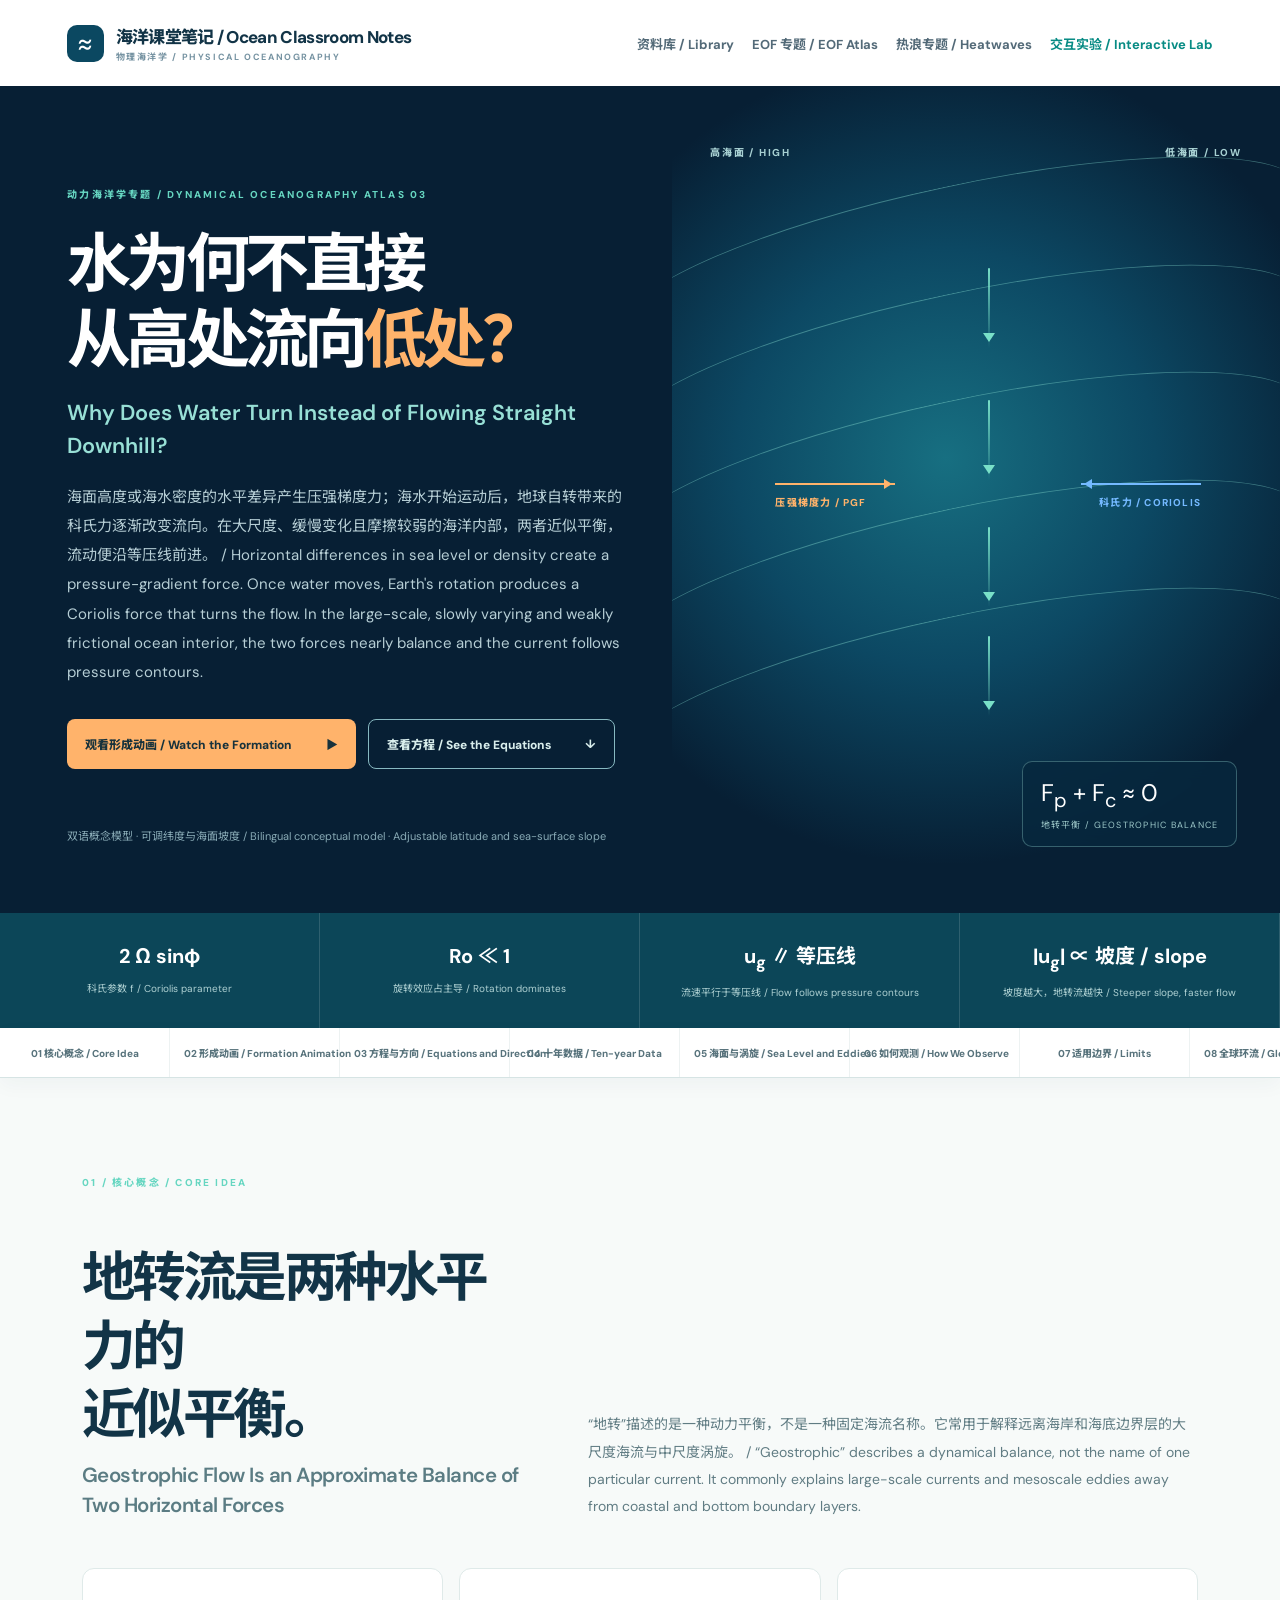
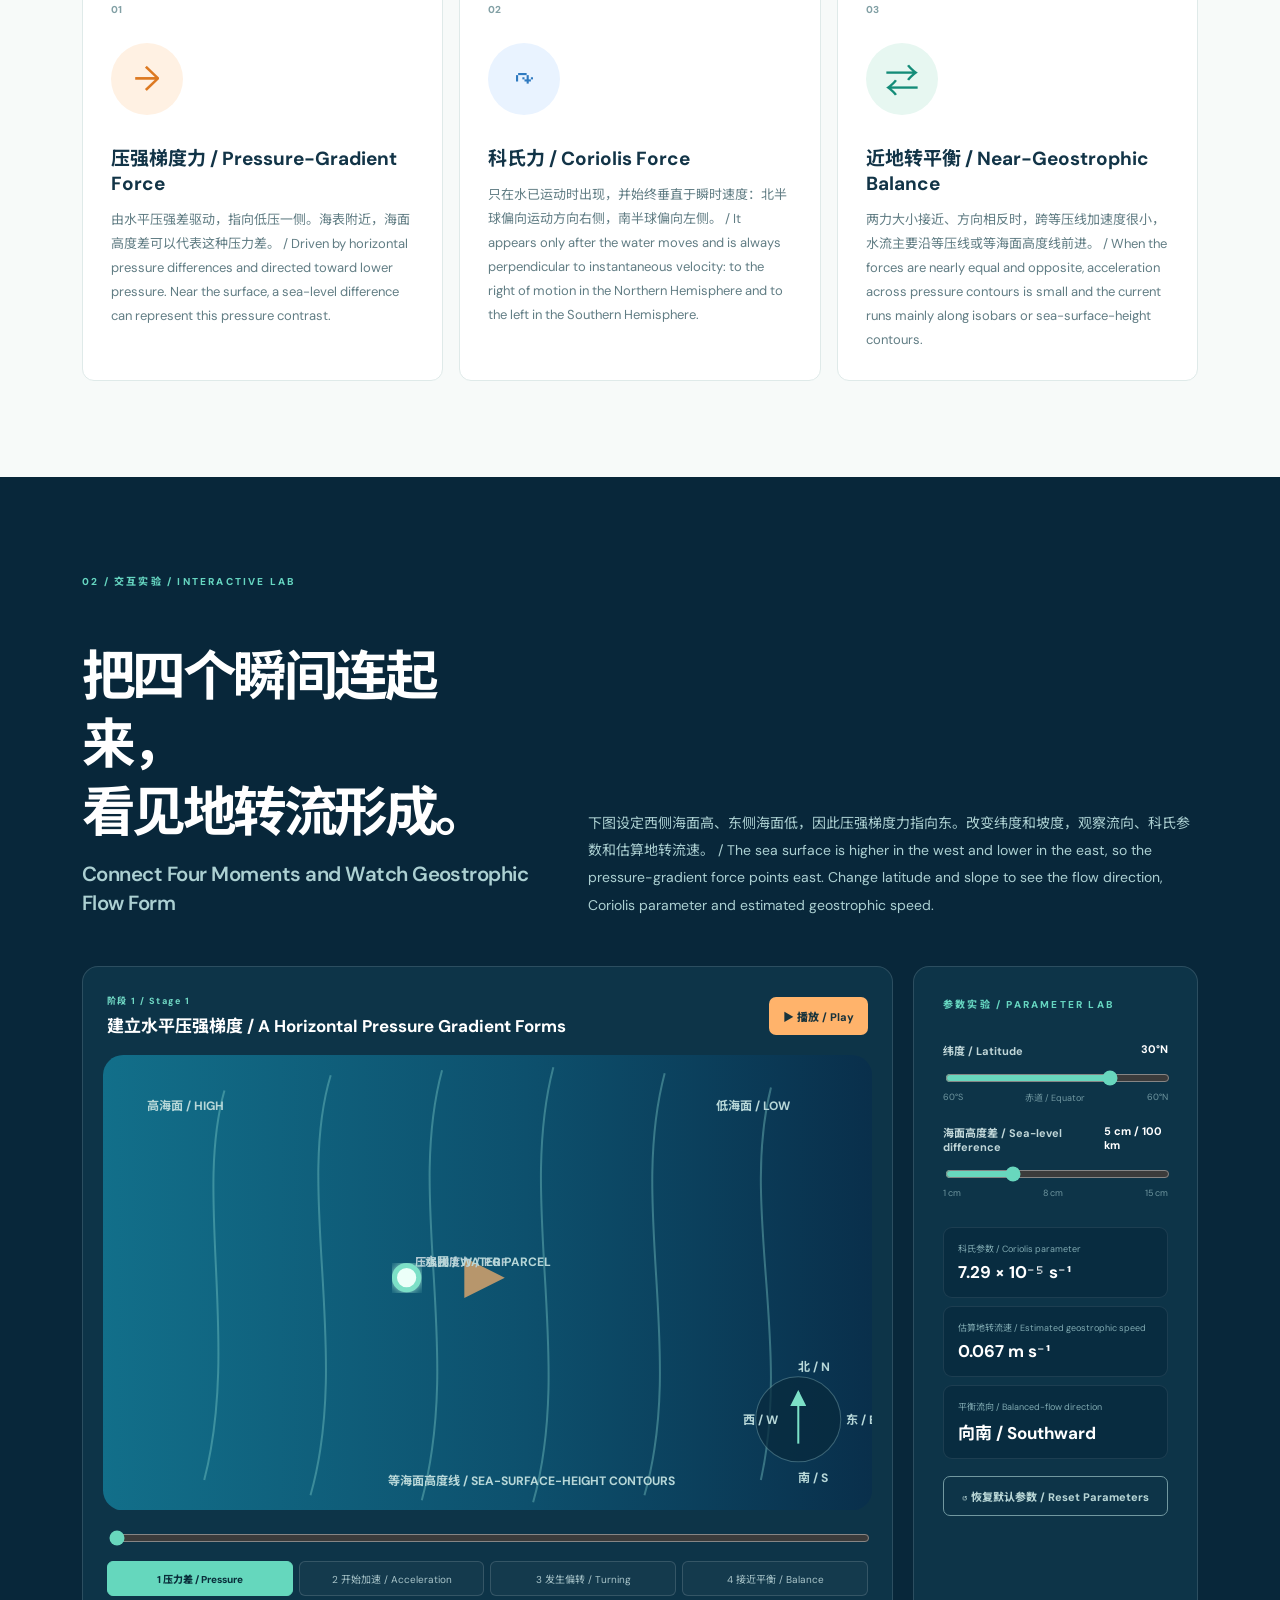
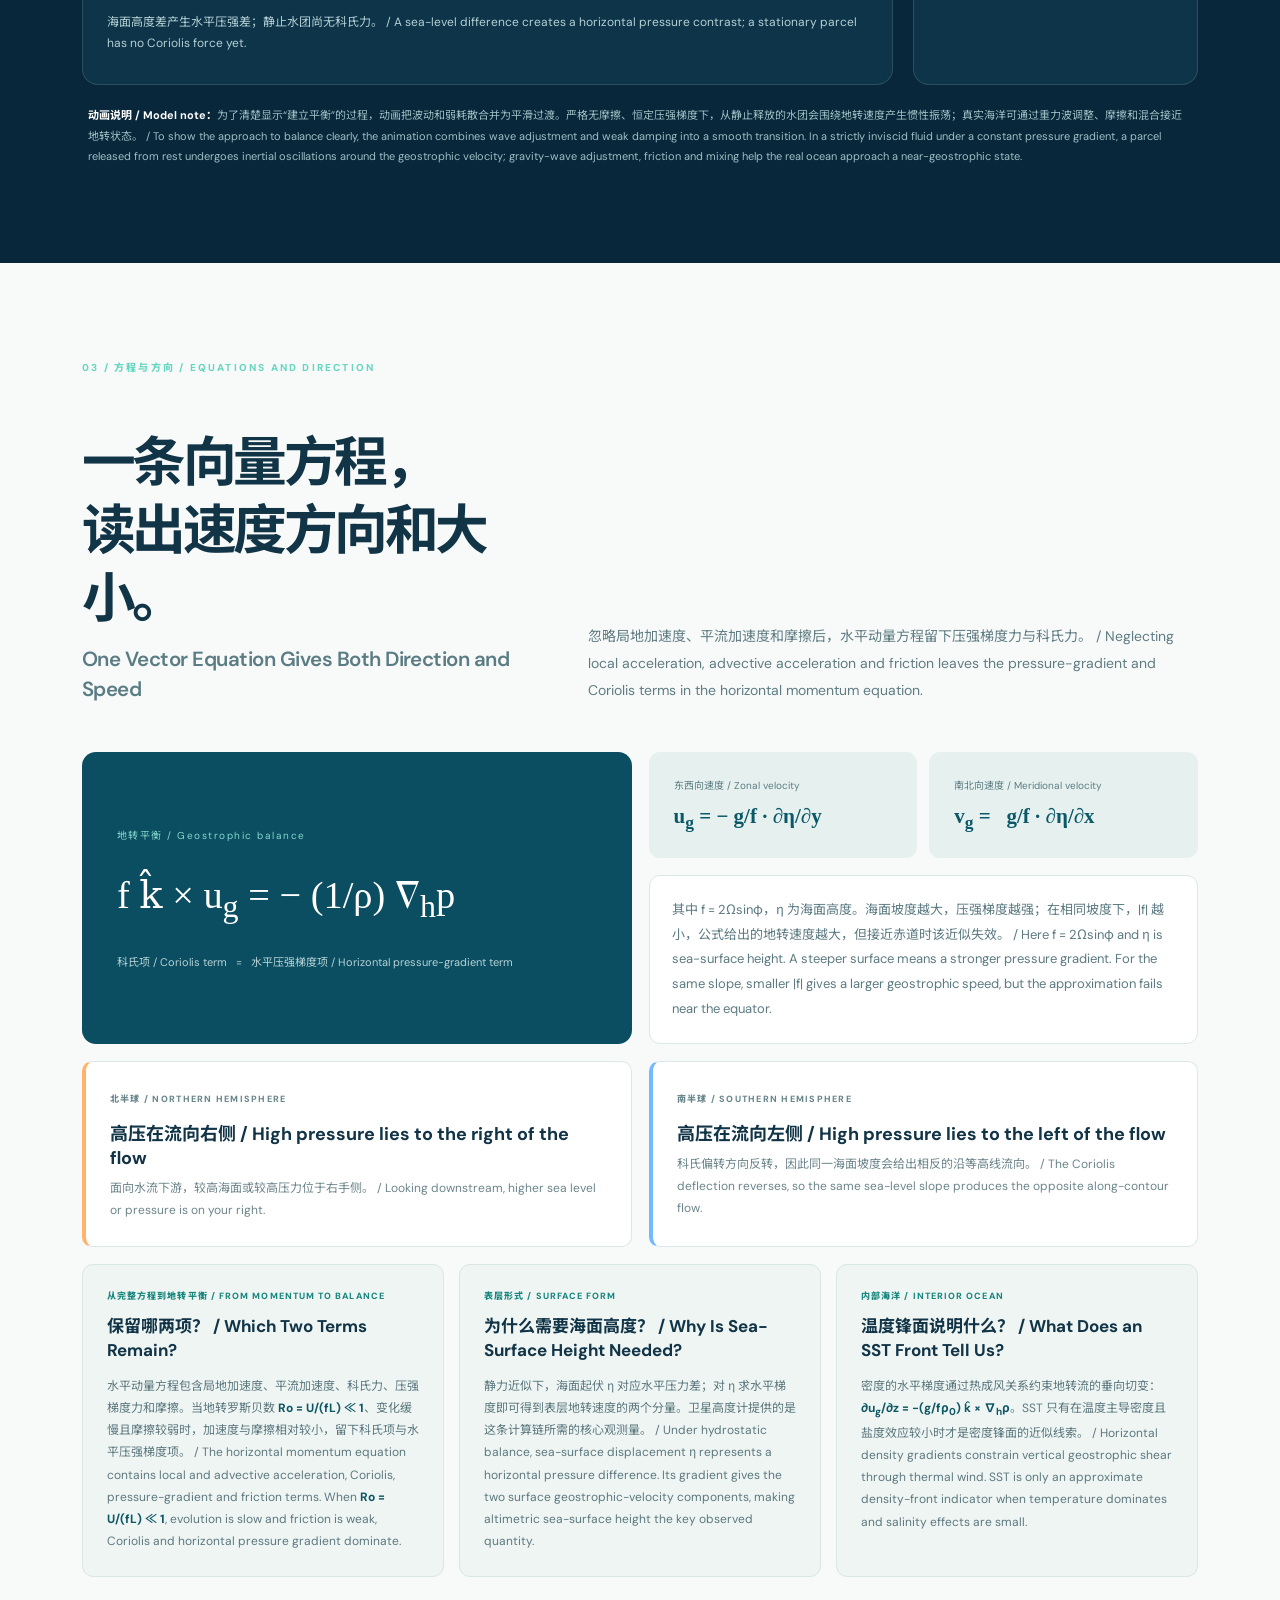
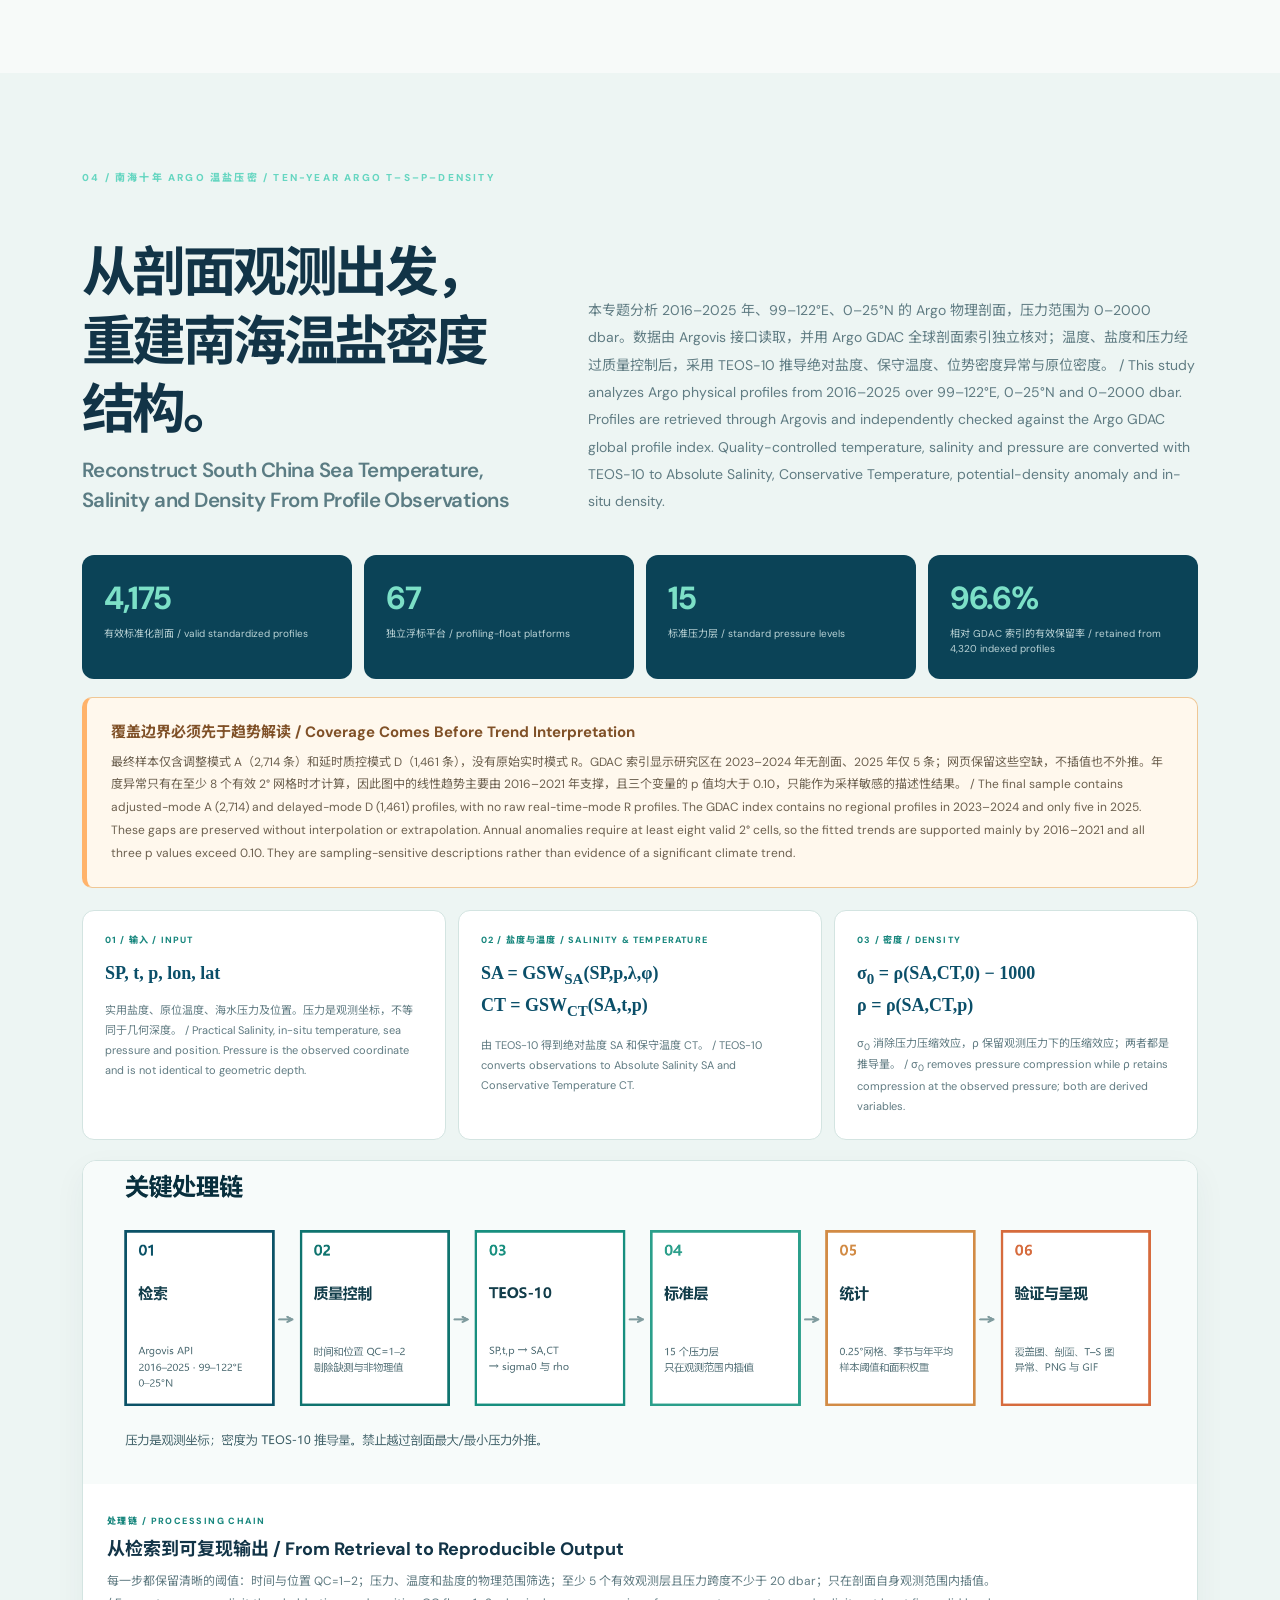
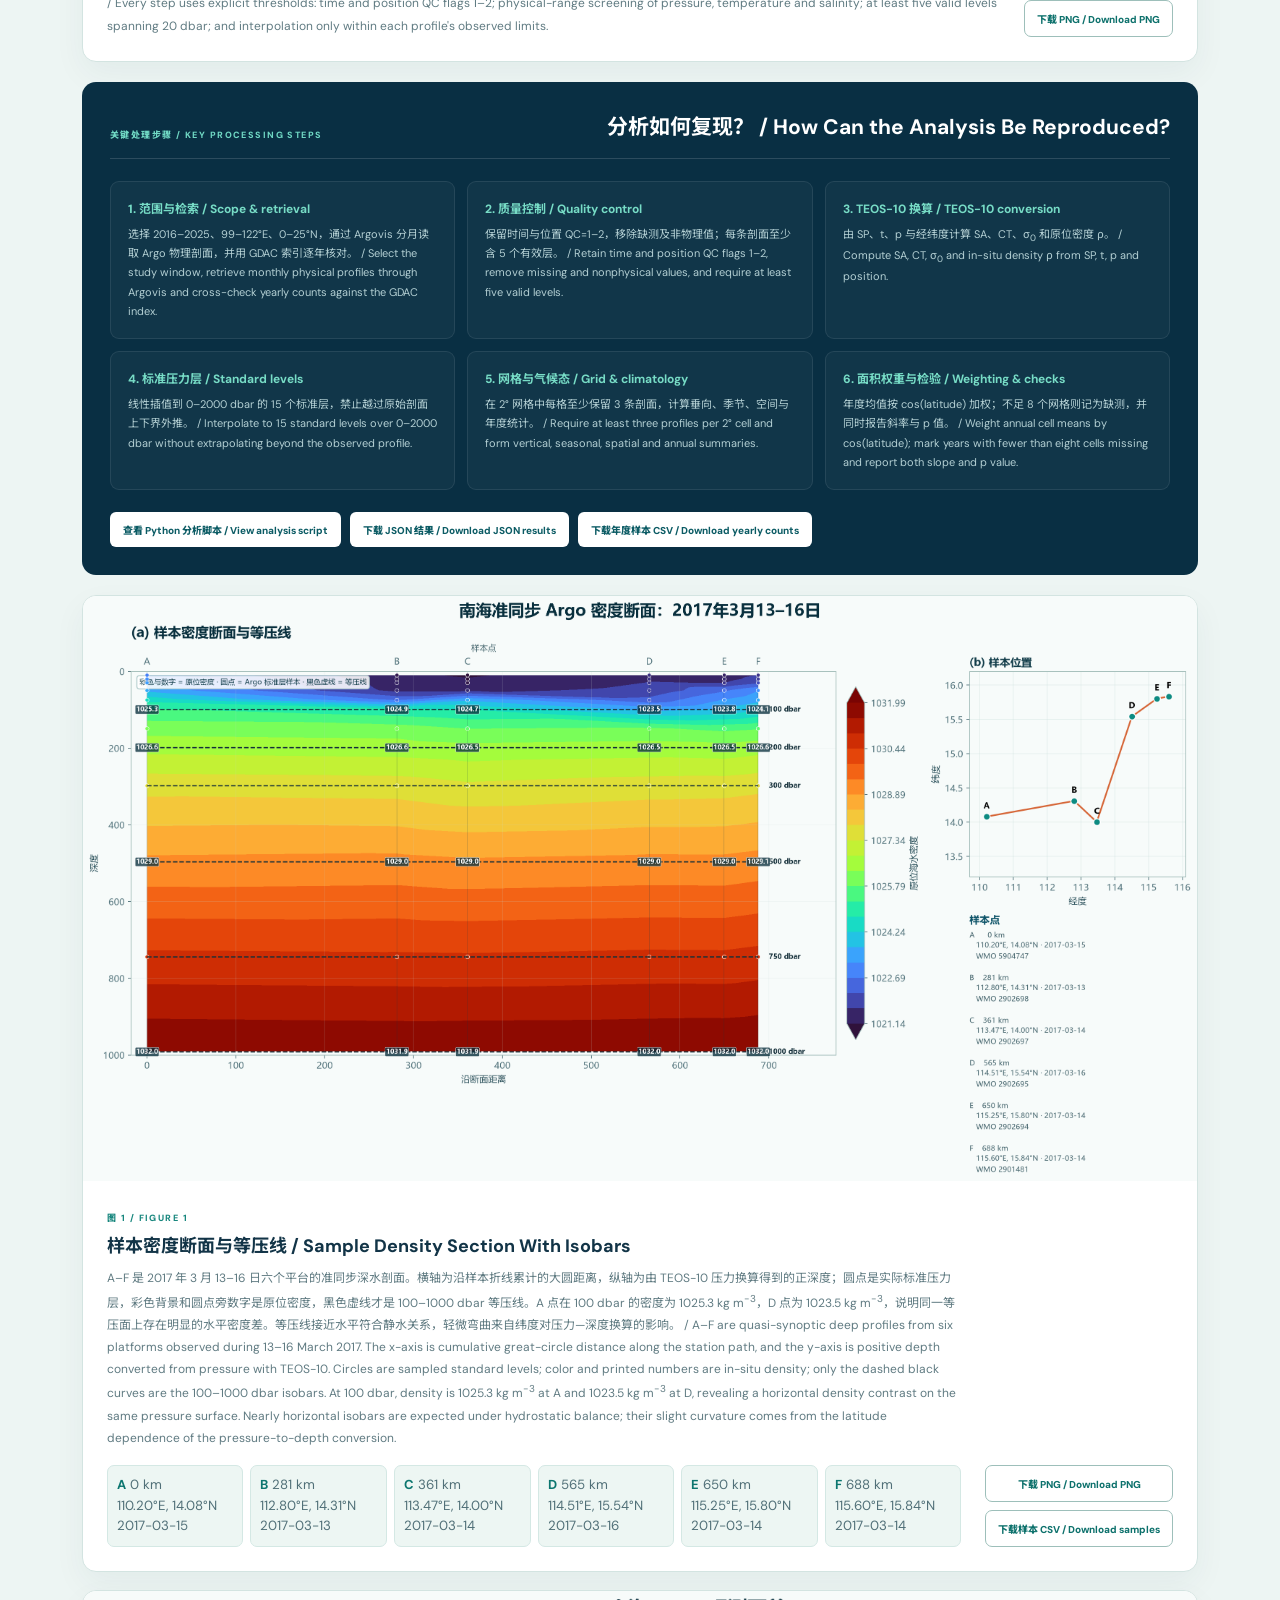
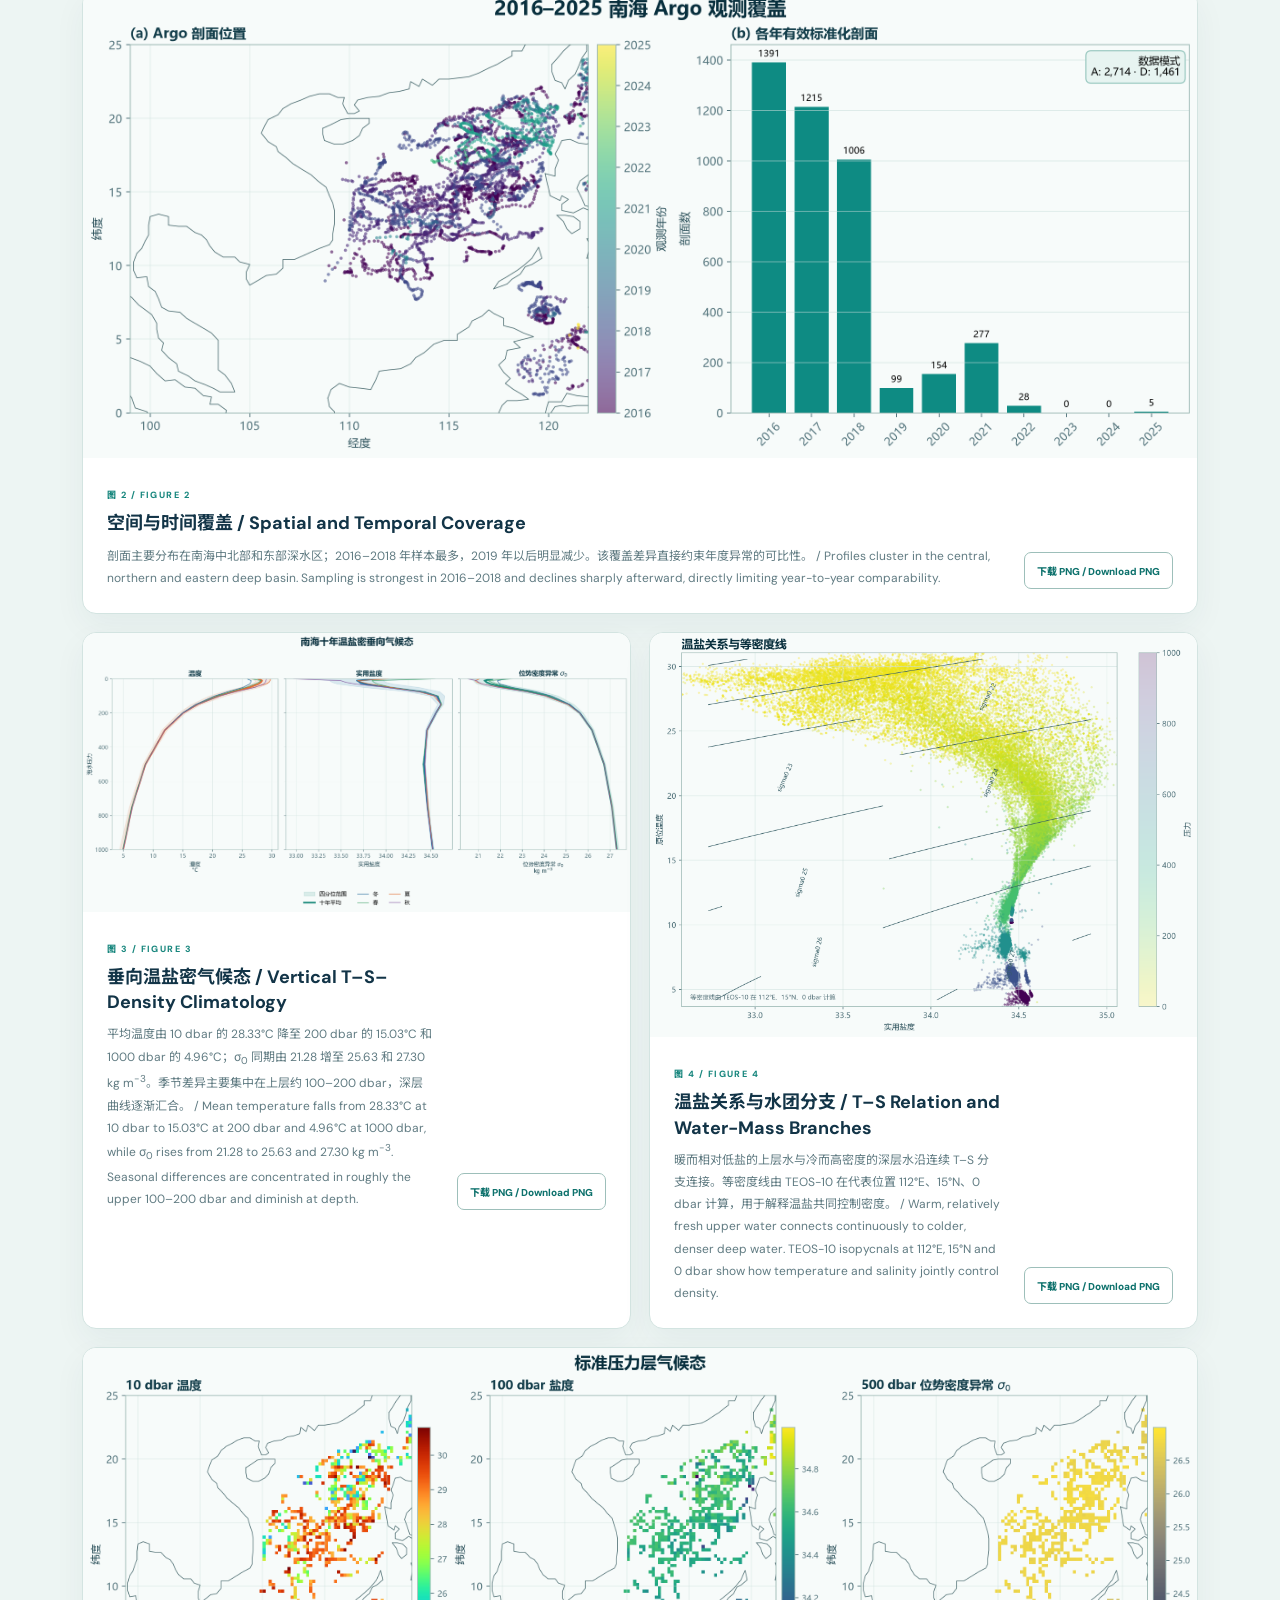
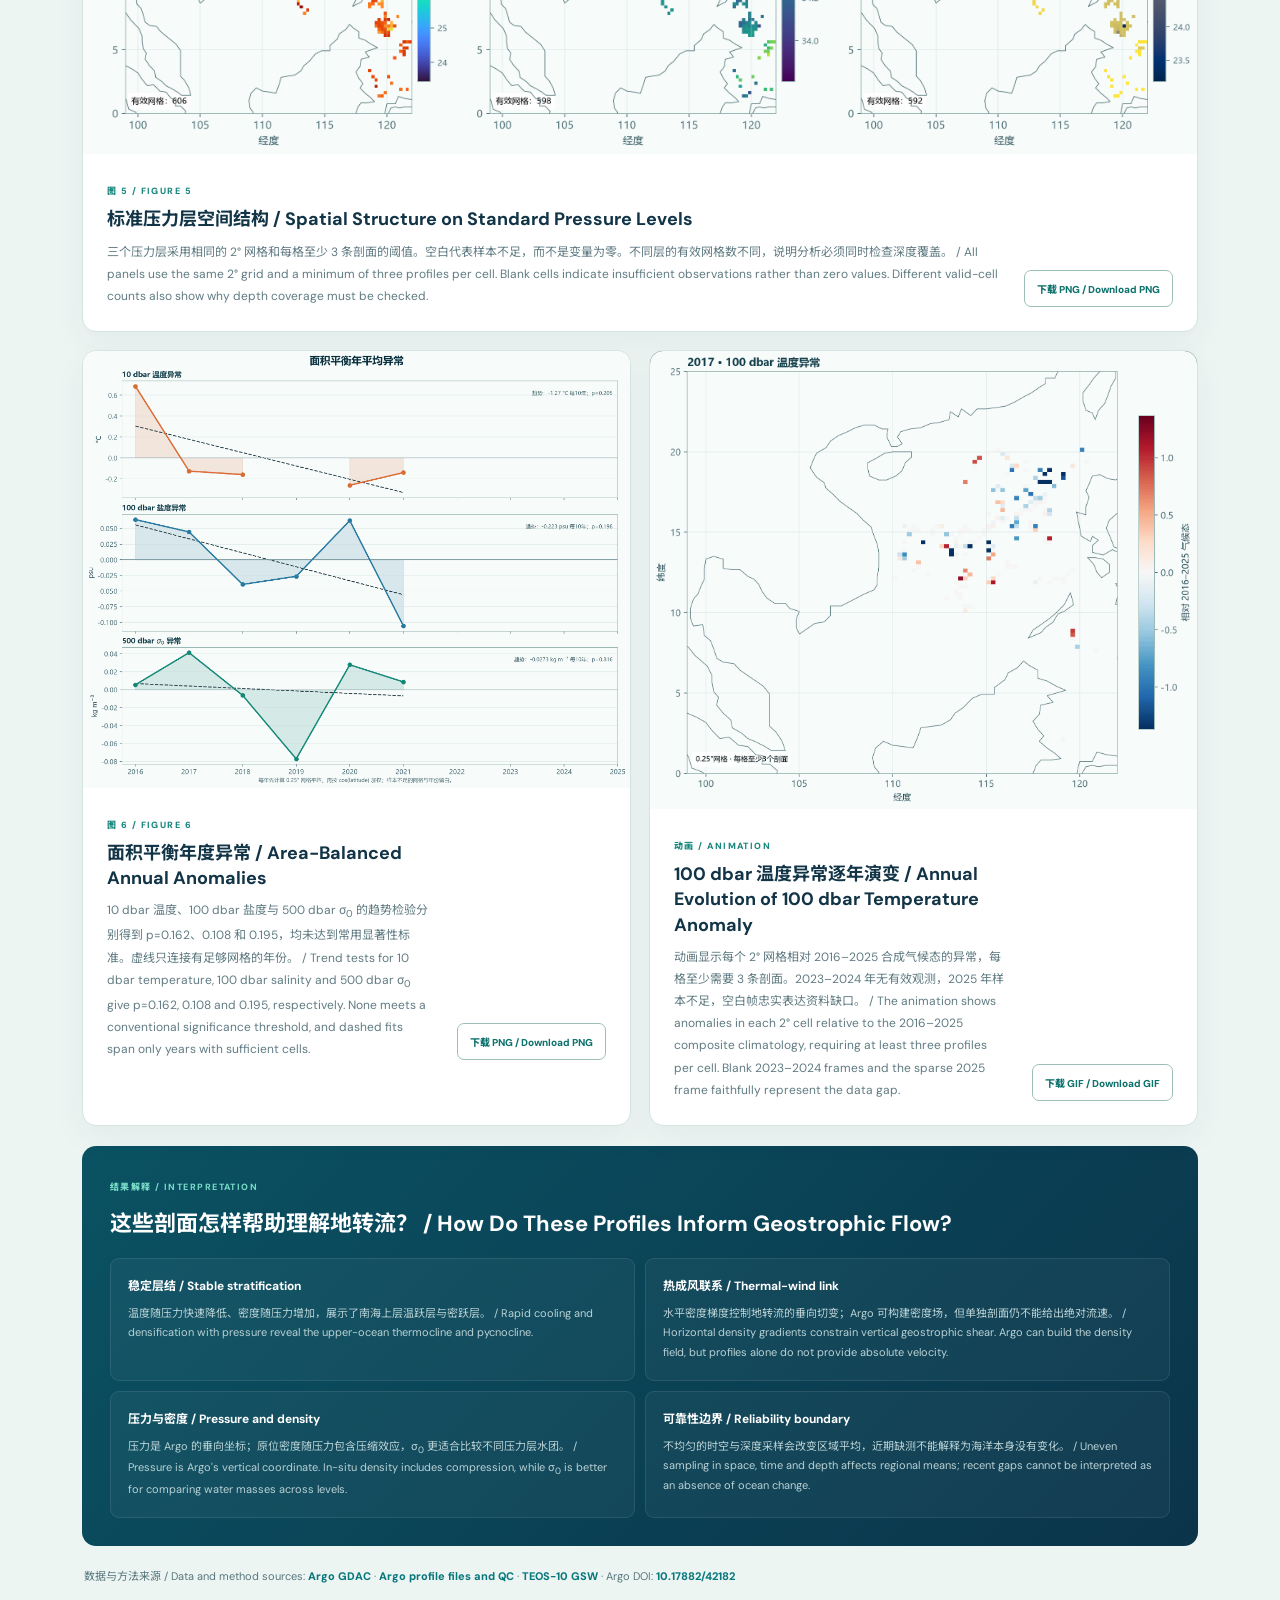
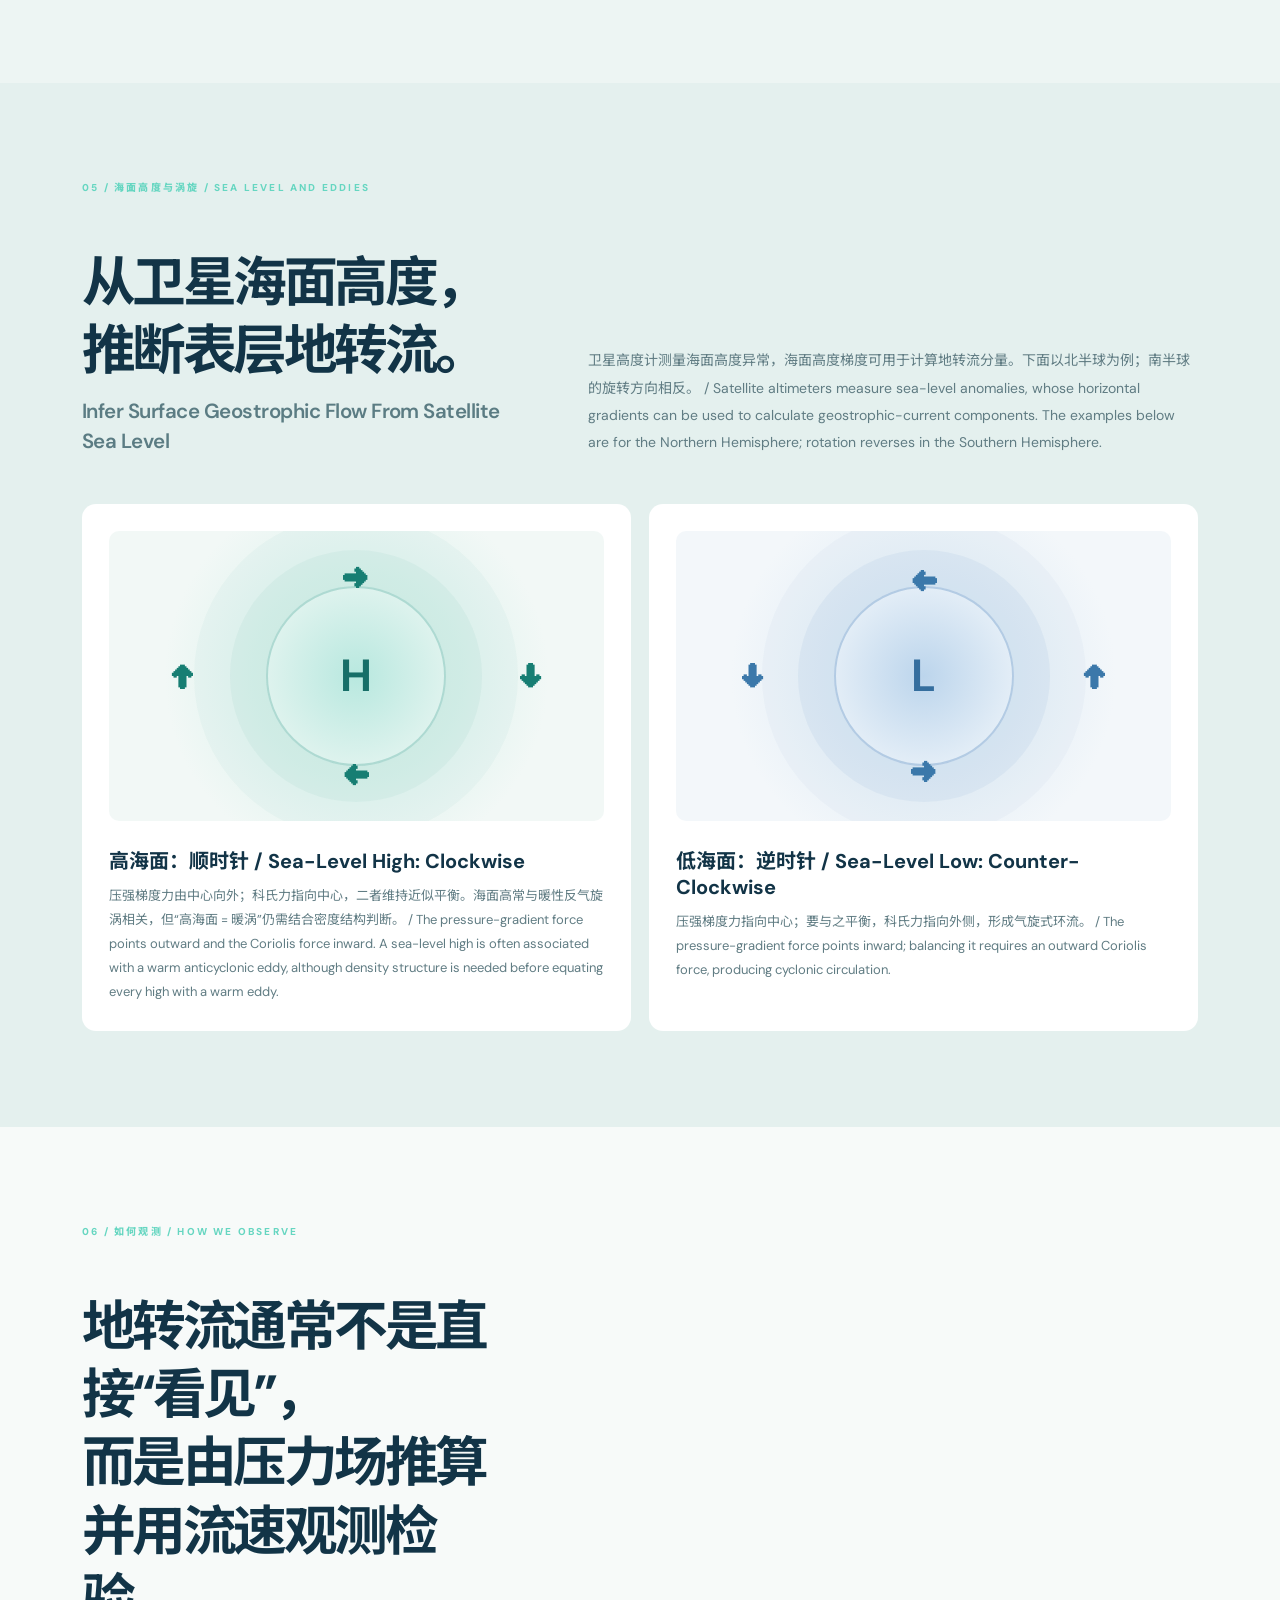
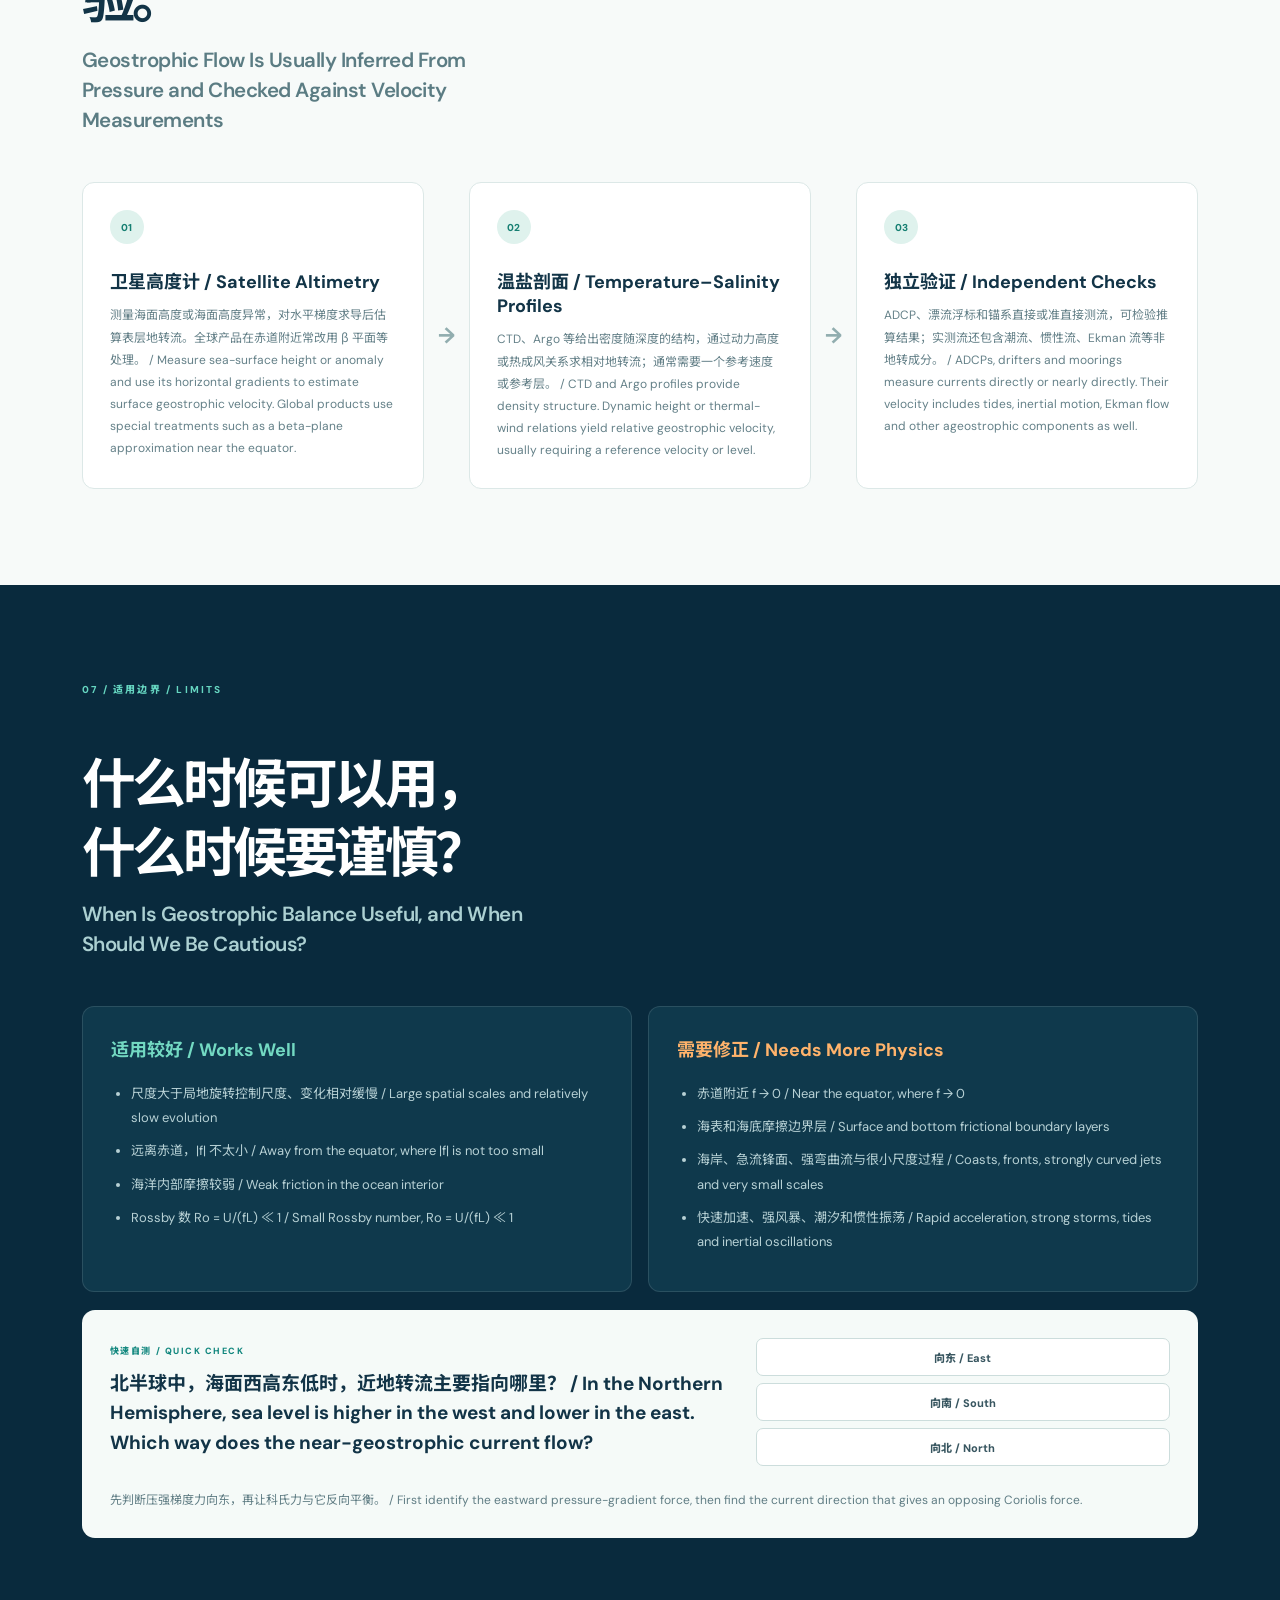
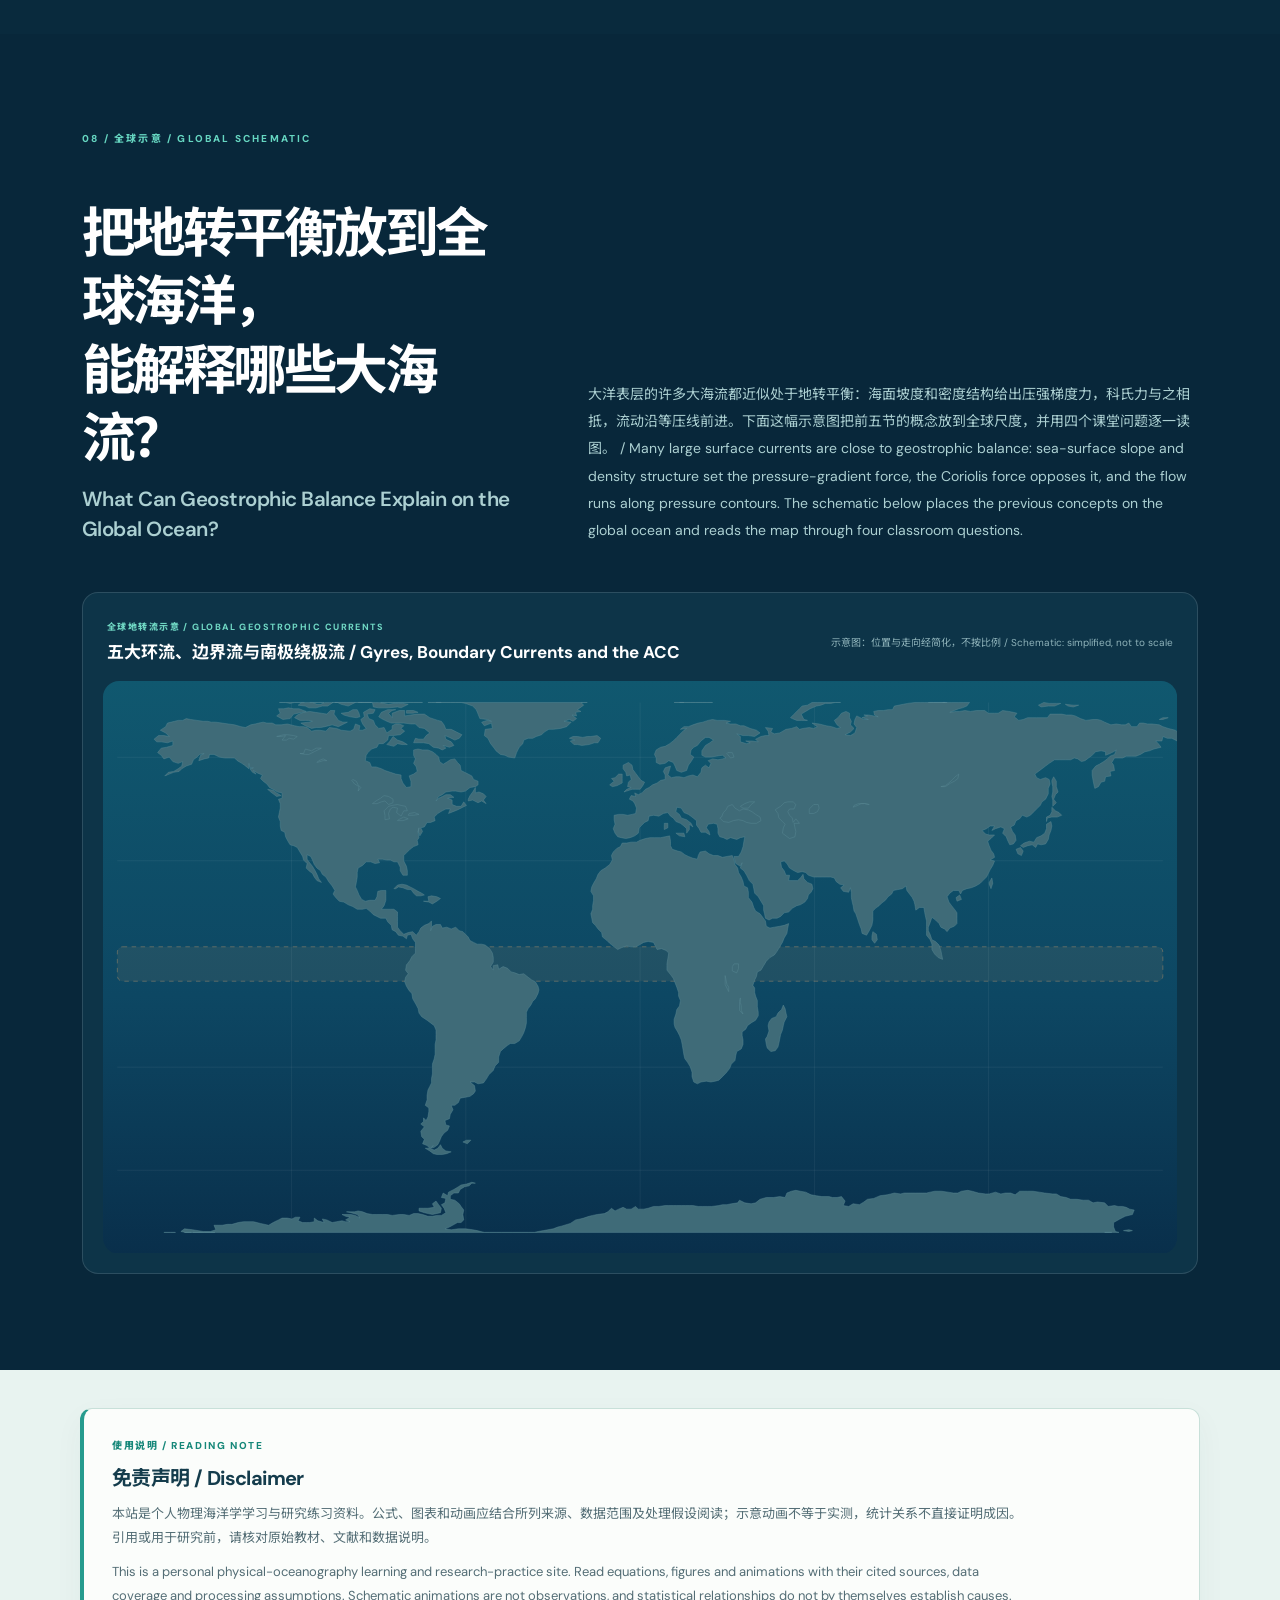
<file: geostrophic.html>
<!doctype html>
<html lang="zh-CN">
<head>
  <meta charset="utf-8">
  <meta name="viewport" content="width=device-width, initial-scale=1">
  <meta name="theme-color" content="#071f34">
  <meta name="description" content="地转流独立专题：交互动画、核心公式，以及2016–2025年南海Argo温度、盐度、压力与密度分析。 / Geostrophic-flow animation, equations and a 2016–2025 South China Sea Argo temperature, salinity, pressure and density analysis.">
  <link rel="canonical" href="https://yihan8895-bot.github.io/ocean-class-notes/geostrophic.html">
  <meta property="og:type" content="article">
  <meta property="og:title" content="地转流：形成机制与交互动画 / Geostrophic Flow: Formation and Interactive Animation">
  <meta property="og:description" content="从地转平衡到南海十年Argo温盐压密分析，含可复现步骤、PNG图像与GIF动画。 / From geostrophic balance to a reproducible ten-year South China Sea Argo analysis with figures and animation.">
  <meta property="og:url" content="https://yihan8895-bot.github.io/ocean-class-notes/geostrophic.html">
  <meta property="og:image" content="https://yihan8895-bot.github.io/ocean-class-notes/social-preview-bilingual.png">
  <meta name="twitter:card" content="summary_large_image">
  <title>地转流 / Geostrophic Flow｜形成机制、动画与观测 / Formation, Animation and Observation</title>
  <link rel="stylesheet" href="styles.css?v=20261009-bilingual">
  <link rel="stylesheet" href="geostrophic.css?v=20261015-global">
  <script src="geostrophic.js?v=20261015c" defer></script>
<link rel="stylesheet" href="disclaimer.css?v=20261105"><script src="disclaimer.js?v=20261105" defer></script></head>
<body class="geo-page">
  <header class="site-header"><a class="identity" href="./"><span class="logo">≈</span><span>海洋课堂笔记 / Ocean Classroom Notes<small>物理海洋学 / PHYSICAL OCEANOGRAPHY</small></span></a><nav><a href="./">资料库 / Library</a><a href="eof.html">EOF 专题 / EOF Atlas</a><a href="heatwaves.html">热浪专题 / Heatwaves</a><a class="topic-link" href="#lab">交互实验 / Interactive Lab</a></nav></header>

  <main>
    <section class="geo-hero" aria-labelledby="geo-title">
      <div class="geo-hero-copy">
        <span class="geo-overline">动力海洋学专题 / DYNAMICAL OCEANOGRAPHY ATLAS 03</span>
        <h1 id="geo-title">水为何不直接<br>从高处流向<span>低处？</span><small class="hero-english" lang="en">Why Does Water Turn Instead of Flowing Straight Downhill?</small></h1>
        <p>海面高度或海水密度的水平差异产生压强梯度力；海水开始运动后，地球自转带来的科氏力逐渐改变流向。在大尺度、缓慢变化且摩擦较弱的海洋内部，两者近似平衡，流动便沿等压线前进。 / Horizontal differences in sea level or density create a pressure-gradient force. Once water moves, Earth's rotation produces a Coriolis force that turns the flow. In the large-scale, slowly varying and weakly frictional ocean interior, the two forces nearly balance and the current follows pressure contours.</p>
        <div class="geo-hero-actions"><a class="geo-primary" href="#lab">观看形成动画 / Watch the Formation <span>▶</span></a><a class="geo-ghost" href="#equations">查看方程 / See the Equations <span>↓</span></a></div>
        <span class="geo-hero-note">双语概念模型 · 可调纬度与海面坡度 / Bilingual conceptual model · Adjustable latitude and sea-surface slope</span>
      </div>
      <div class="geo-hero-visual" aria-hidden="true">
        <div class="height-field"><i></i><i></i><i></i><i></i><i></i></div>
        <div class="hero-current"><b></b><b></b><b></b><b></b></div>
        <span class="hero-high">高海面 / HIGH</span><span class="hero-low">低海面 / LOW</span>
        <div class="hero-force hero-pgf"><i></i><span>压强梯度力 / PGF</span></div>
        <div class="hero-force hero-cor"><i></i><span>科氏力 / CORIOLIS</span></div>
        <div class="hero-balance">F<sub>p</sub> + F<sub>c</sub> ≈ 0<small>地转平衡 / GEOSTROPHIC BALANCE</small></div>
      </div>
    </section>

    <div class="geo-stat-strip"><div><strong>2 Ω sinφ</strong><span>科氏参数 f / Coriolis parameter</span></div><div><strong>Ro ≪ 1</strong><span>旋转效应占主导 / Rotation dominates</span></div><div><strong>u<sub>g</sub> ∥ 等压线</strong><span>流速平行于等压线 / Flow follows pressure contours</span></div><div><strong>|u<sub>g</sub>| ∝ 坡度 / slope</strong><span>坡度越大，地转流越快 / Steeper slope, faster flow</span></div></div>

    <nav class="geo-section-nav" aria-label="专题目录 / Atlas contents"><a href="#idea">01 核心概念 / Core Idea</a><a href="#lab">02 形成动画 / Formation Animation</a><a href="#equations">03 方程与方向 / Equations and Direction</a><a href="#data-study">04 十年数据 / Ten-year Data</a><a href="#eddies">05 海面与涡旋 / Sea Level and Eddies</a><a href="#observe">06 如何观测 / How We Observe</a><a href="#limits">07 适用边界 / Limits</a><a href="#global">08 全球环流 / Global Schematic</a></nav>

    <section class="geo-section idea-section" id="idea">
      <div class="geo-heading"><span>01 / 核心概念 / CORE IDEA</span><h2>地转流是两种水平力的<br>近似平衡。<small class="heading-en" lang="en">Geostrophic Flow Is an Approximate Balance of Two Horizontal Forces</small></h2><p>“地转”描述的是一种动力平衡，不是一种固定海流名称。它常用于解释远离海岸和海底边界层的大尺度海流与中尺度涡旋。 / “Geostrophic” describes a dynamical balance, not the name of one particular current. It commonly explains large-scale currents and mesoscale eddies away from coastal and bottom boundary layers.</p></div>
      <div class="force-cards">
        <article><span>01</span><i class="force-icon pressure-icon">→</i><h3>压强梯度力 / Pressure-Gradient Force</h3><p>由水平压强差驱动，指向低压一侧。海表附近，海面高度差可以代表这种压力差。 / Driven by horizontal pressure differences and directed toward lower pressure. Near the surface, a sea-level difference can represent this pressure contrast.</p></article>
        <article><span>02</span><i class="force-icon coriolis-icon">↷</i><h3>科氏力 / Coriolis Force</h3><p>只在水已运动时出现，并始终垂直于瞬时速度：北半球偏向运动方向右侧，南半球偏向左侧。 / It appears only after the water moves and is always perpendicular to instantaneous velocity: to the right of motion in the Northern Hemisphere and to the left in the Southern Hemisphere.</p></article>
        <article><span>03</span><i class="force-icon balance-icon">⇄</i><h3>近地转平衡 / Near-Geostrophic Balance</h3><p>两力大小接近、方向相反时，跨等压线加速度很小，水流主要沿等压线或等海面高度线前进。 / When the forces are nearly equal and opposite, acceleration across pressure contours is small and the current runs mainly along isobars or sea-surface-height contours.</p></article>
      </div>
    </section>

    <section class="geo-section lab-section" id="lab">
      <div class="geo-heading light"><span>02 / 交互实验 / INTERACTIVE LAB</span><h2>把四个瞬间连起来，<br>看见地转流形成。<small class="heading-en" lang="en">Connect Four Moments and Watch Geostrophic Flow Form</small></h2><p>下图设定西侧海面高、东侧海面低，因此压强梯度力指向东。改变纬度和坡度，观察流向、科氏参数和估算地转流速。 / The sea surface is higher in the west and lower in the east, so the pressure-gradient force points east. Change latitude and slope to see the flow direction, Coriolis parameter and estimated geostrophic speed.</p></div>

      <div class="geo-lab-grid">
        <div class="geo-animation-card">
          <div class="animation-top"><div><span id="stage-number">阶段 1 / Stage 1</span><strong id="stage-title">建立水平压强梯度 / A Horizontal Pressure Gradient Forms</strong></div><button id="play-formation" type="button" aria-label="播放地转流形成动画 / Play geostrophic-flow formation animation">▶ 播放 / Play</button></div>
          <svg id="geo-animation" viewBox="0 0 760 450" role="img" aria-labelledby="animation-title animation-desc">
            <title id="animation-title">地转流形成过程动画 / Animation of geostrophic-flow formation</title>
            <desc id="animation-desc">西侧高海面向东侧低海面倾斜。水团先向东加速，随后在科氏力作用下转向，最后近似沿等海面高度线流动。 / Sea level slopes down from west to east. A parcel accelerates eastward, turns under the Coriolis force and finally moves approximately along sea-surface-height contours.</desc>
            <defs>
              <linearGradient id="ocean-gradient" x1="0" x2="1"><stop offset="0" stop-color="#126f8a"/><stop offset=".55" stop-color="#0d506d"/><stop offset="1" stop-color="#092f4b"/></linearGradient>
              <marker id="arrow-amber" markerWidth="8" markerHeight="8" refX="7" refY="4" orient="auto"><path d="M0,0 L8,4 L0,8 Z" fill="#ffb36b"/></marker>
              <marker id="arrow-mint" markerWidth="8" markerHeight="8" refX="7" refY="4" orient="auto"><path d="M0,0 L8,4 L0,8 Z" fill="#7ce0c7"/></marker>
              <marker id="arrow-blue" markerWidth="8" markerHeight="8" refX="7" refY="4" orient="auto"><path d="M0,0 L8,4 L0,8 Z" fill="#74b9ff"/></marker>
              <filter id="parcel-glow"><feGaussianBlur stdDeviation="5" result="blur"/><feMerge><feMergeNode in="blur"/><feMergeNode in="SourceGraphic"/></feMerge></filter>
            </defs>
            <rect width="760" height="450" rx="20" fill="url(#ocean-gradient)"/>
            <g class="contours" aria-hidden="true"><path d="M120 35 C90 140 135 285 100 420"/><path d="M225 20 C190 135 245 295 205 435"/><path d="M335 15 C300 145 355 290 315 440"/><path d="M445 12 C410 145 465 300 425 442"/><path d="M555 18 C520 150 575 295 535 435"/><path d="M660 32 C630 150 680 285 650 420"/></g>
            <g class="height-labels"><text x="43" y="54">高海面 / HIGH</text><text x="606" y="54">低海面 / LOW</text><text x="282" y="425">等海面高度线 / SEA-SURFACE-HEIGHT CONTOURS</text></g>
            <polyline id="parcel-trail" points="" fill="none" stroke="#b9fff1" stroke-width="4" stroke-linecap="round" stroke-linejoin="round" opacity=".55"/>
            <g id="pressure-vector" class="vector"><line x1="0" y1="0" x2="92" y2="0" marker-end="url(#arrow-amber)"/><text x="8" y="-12">压强梯度力 / PGF</text></g>
            <g id="coriolis-vector" class="vector"><line x1="0" y1="0" x2="-82" y2="0" marker-end="url(#arrow-blue)"/><text x="-126" y="-12">科氏力 / CORIOLIS</text></g>
            <g id="velocity-vector" class="vector"><line x1="0" y1="0" x2="0" y2="88" marker-end="url(#arrow-mint)"/><text x="15" y="62">流速 / CURRENT</text></g>
            <circle id="water-parcel" cx="300" cy="220" r="12" fill="#ecfff9" stroke="#7ce0c7" stroke-width="5" filter="url(#parcel-glow)"/>
            <text id="parcel-label" x="318" y="208">水团 / WATER PARCEL</text>
            <g class="compass" transform="translate(687 360)"><circle r="42"/><line x1="0" y1="24" x2="0" y2="-27" marker-end="url(#arrow-mint)"/><text x="0" y="-48">北 / N</text><text x="0" y="62">南 / S</text><text x="-55" y="5">西 / W</text><text x="47" y="5">东 / E</text></g>
          </svg>
          <div class="timeline"><input id="formation-progress" type="range" min="0" max="100" step="0.1" value="0" aria-label="动画进度 / Animation progress"><div><button type="button" data-stage="0">1 压力差 / Pressure</button><button type="button" data-stage="1">2 开始加速 / Acceleration</button><button type="button" data-stage="2">3 发生偏转 / Turning</button><button type="button" data-stage="3">4 接近平衡 / Balance</button></div></div>
          <p id="stage-explanation" class="stage-explanation">海面高度差产生水平压强差；静止水团尚无科氏力。 / A sea-level difference creates a horizontal pressure contrast; a stationary parcel has no Coriolis force yet.</p>
        </div>

        <aside class="geo-controls" aria-label="动画参数 / Animation controls">
          <span class="control-kicker">参数实验 / PARAMETER LAB</span>
          <label for="latitude">纬度 / Latitude <output id="latitude-output">30°N</output></label>
          <input id="latitude" type="range" min="-60" max="60" step="5" value="30">
          <div class="range-ends"><span>60°S</span><span>赤道 / Equator</span><span>60°N</span></div>
          <label for="slope">海面高度差 / Sea-level difference <output id="slope-output">5 cm / 100 km</output></label>
          <input id="slope" type="range" min="1" max="15" step="1" value="5">
          <div class="range-ends"><span>1 cm</span><span>8 cm</span><span>15 cm</span></div>
          <div class="readouts"><div><small>科氏参数 / Coriolis parameter</small><strong id="f-readout">7.29 × 10⁻⁵ s⁻¹</strong></div><div><small>估算地转流速 / Estimated geostrophic speed</small><strong id="speed-readout">0.067 m s⁻¹</strong></div><div><small>平衡流向 / Balanced-flow direction</small><strong id="direction-readout">向南 / Southward</strong></div></div>
          <p id="equator-warning" class="equator-warning" hidden>赤道处 f = 0，传统地转公式会发散，不能用这个模型计算。 / At the equator f = 0, so the conventional geostrophic formula is singular and this model does not apply.</p>
          <button id="reset-lab" class="reset-button" type="button">↺ 恢复默认参数 / Reset Parameters</button>
        </aside>
      </div>
      <p class="model-note"><strong>动画说明 / Model note：</strong>为了清楚显示“建立平衡”的过程，动画把波动和弱耗散合并为平滑过渡。严格无摩擦、恒定压强梯度下，从静止释放的水团会围绕地转速度产生惯性振荡；真实海洋可通过重力波调整、摩擦和混合接近地转状态。 / To show the approach to balance clearly, the animation combines wave adjustment and weak damping into a smooth transition. In a strictly inviscid fluid under a constant pressure gradient, a parcel released from rest undergoes inertial oscillations around the geostrophic velocity; gravity-wave adjustment, friction and mixing help the real ocean approach a near-geostrophic state.</p>
    </section>

    <section class="geo-section equation-section" id="equations">
      <div class="geo-heading"><span>03 / 方程与方向 / EQUATIONS AND DIRECTION</span><h2>一条向量方程，<br>读出速度方向和大小。<small class="heading-en" lang="en">One Vector Equation Gives Both Direction and Speed</small></h2><p>忽略局地加速度、平流加速度和摩擦后，水平动量方程留下压强梯度力与科氏力。 / Neglecting local acceleration, advective acceleration and friction leaves the pressure-gradient and Coriolis terms in the horizontal momentum equation.</p></div>
      <div class="equation-board">
        <div class="main-equation"><small>地转平衡 / Geostrophic balance</small><strong>f k̂ × u<sub>g</sub> = − (1/ρ) ∇<sub>h</sub>p</strong><span>科氏项 / Coriolis term   =   水平压强梯度项 / Horizontal pressure-gradient term</span></div>
        <div class="surface-equations"><div><small>东西向速度 / Zonal velocity</small><strong>u<sub>g</sub> = − g/f · ∂η/∂y</strong></div><div><small>南北向速度 / Meridional velocity</small><strong>v<sub>g</sub> =   g/f · ∂η/∂x</strong></div></div>
        <p>其中 f = 2Ωsinφ，η 为海面高度。海面坡度越大，压强梯度越强；在相同坡度下，|f| 越小，公式给出的地转速度越大，但接近赤道时该近似失效。 / Here f = 2Ωsinφ and η is sea-surface height. A steeper surface means a stronger pressure gradient. For the same slope, smaller |f| gives a larger geostrophic speed, but the approximation fails near the equator.</p>
      </div>
      <div class="direction-guide"><article><span>北半球 / NORTHERN HEMISPHERE</span><h3>高压在流向右侧 / High pressure lies to the right of the flow</h3><p>面向水流下游，较高海面或较高压力位于右手侧。 / Looking downstream, higher sea level or pressure is on your right.</p></article><article><span>南半球 / SOUTHERN HEMISPHERE</span><h3>高压在流向左侧 / High pressure lies to the left of the flow</h3><p>科氏偏转方向反转，因此同一海面坡度会给出相反的沿等高线流向。 / The Coriolis deflection reverses, so the same sea-level slope produces the opposite along-contour flow.</p></article></div>
      <div class="derivation-grid">
        <article><span>从完整方程到地转平衡 / FROM MOMENTUM TO BALANCE</span><h3>保留哪两项？ / Which Two Terms Remain?</h3><p>水平动量方程包含局地加速度、平流加速度、科氏力、压强梯度力和摩擦。当地转罗斯贝数 <strong>Ro = U/(fL) ≪ 1</strong>、变化缓慢且摩擦较弱时，加速度与摩擦相对较小，留下科氏项与水平压强梯度项。 / The horizontal momentum equation contains local and advective acceleration, Coriolis, pressure-gradient and friction terms. When <strong>Ro = U/(fL) ≪ 1</strong>, evolution is slow and friction is weak, Coriolis and horizontal pressure gradient dominate.</p></article>
        <article><span>表层形式 / SURFACE FORM</span><h3>为什么需要海面高度？ / Why Is Sea-Surface Height Needed?</h3><p>静力近似下，海面起伏 η 对应水平压力差；对 η 求水平梯度即可得到表层地转速度的两个分量。卫星高度计提供的是这条计算链所需的核心观测量。 / Under hydrostatic balance, sea-surface displacement η represents a horizontal pressure difference. Its gradient gives the two surface geostrophic-velocity components, making altimetric sea-surface height the key observed quantity.</p></article>
        <article><span>内部海洋 / INTERIOR OCEAN</span><h3>温度锋面说明什么？ / What Does an SST Front Tell Us?</h3><p>密度的水平梯度通过热成风关系约束地转流的垂向切变：<strong>∂u<sub>g</sub>/∂z = −(g/fρ<sub>0</sub>) k̂ × ∇<sub>h</sub>ρ</strong>。SST 只有在温度主导密度且盐度效应较小时才是密度锋面的近似线索。 / Horizontal density gradients constrain vertical geostrophic shear through thermal wind. SST is only an approximate density-front indicator when temperature dominates and salinity effects are small.</p></article>
      </div>
    </section>

    <section class="geo-section data-section" id="data-study">
      <div class="geo-heading"><span>04 / 南海十年 ARGO 温盐压密 / TEN-YEAR ARGO T–S–P–DENSITY</span><h2>从剖面观测出发，<br>重建南海温盐密度结构。<small class="heading-en" lang="en">Reconstruct South China Sea Temperature, Salinity and Density From Profile Observations</small></h2><p>本专题分析 2016–2025 年、99–122°E、0–25°N 的 Argo 物理剖面，压力范围为 0–2000 dbar。数据由 Argovis 接口读取，并用 Argo GDAC 全球剖面索引独立核对；温度、盐度和压力经过质量控制后，采用 TEOS-10 推导绝对盐度、保守温度、位势密度异常与原位密度。 / This study analyzes Argo physical profiles from 2016–2025 over 99–122°E, 0–25°N and 0–2000 dbar. Profiles are retrieved through Argovis and independently checked against the Argo GDAC global profile index. Quality-controlled temperature, salinity and pressure are converted with TEOS-10 to Absolute Salinity, Conservative Temperature, potential-density anomaly and in-situ density.</p></div>

      <div class="data-stat-grid" aria-label="南海十年 Argo 数据统计 / Ten-year South China Sea Argo statistics">
        <article><strong>4,175</strong><span>有效标准化剖面 / valid standardized profiles</span></article>
        <article><strong>67</strong><span>独立浮标平台 / profiling-float platforms</span></article>
        <article><strong>15</strong><span>标准压力层 / standard pressure levels</span></article>
        <article><strong>96.6%</strong><span>相对 GDAC 索引的有效保留率 / retained from 4,320 indexed profiles</span></article>
      </div>

      <aside class="data-guardrail"><strong>覆盖边界必须先于趋势解读 / Coverage Comes Before Trend Interpretation</strong><p>最终样本仅含调整模式 A（2,714 条）和延时质控模式 D（1,461 条），没有原始实时模式 R。GDAC 索引显示研究区在 2023–2024 年无剖面、2025 年仅 5 条；网页保留这些空缺，不插值也不外推。年度异常只有在至少 8 个有效 2° 网格时才计算，因此图中的线性趋势主要由 2016–2021 年支撑，且三个变量的 p 值均大于 0.10，只能作为采样敏感的描述性结果。 / The final sample contains adjusted-mode A (2,714) and delayed-mode D (1,461) profiles, with no raw real-time-mode R profiles. The GDAC index contains no regional profiles in 2023–2024 and only five in 2025. These gaps are preserved without interpolation or extrapolation. Annual anomalies require at least eight valid 2° cells, so the fitted trends are supported mainly by 2016–2021 and all three p values exceed 0.10. They are sampling-sensitive descriptions rather than evidence of a significant climate trend.</p></aside>

      <div class="argo-formulas" aria-label="TEOS-10 关键换算公式 / Key TEOS-10 conversions">
        <article><span>01 / 输入 / INPUT</span><strong>SP, t, p, lon, lat</strong><p>实用盐度、原位温度、海水压力及位置。压力是观测坐标，不等同于几何深度。 / Practical Salinity, in-situ temperature, sea pressure and position. Pressure is the observed coordinate and is not identical to geometric depth.</p></article>
        <article><span>02 / 盐度与温度 / SALINITY &amp; TEMPERATURE</span><strong>SA = GSW<sub>SA</sub>(SP,p,λ,φ)<br>CT = GSW<sub>CT</sub>(SA,t,p)</strong><p>由 TEOS-10 得到绝对盐度 SA 和保守温度 CT。 / TEOS-10 converts observations to Absolute Salinity SA and Conservative Temperature CT.</p></article>
        <article><span>03 / 密度 / DENSITY</span><strong>σ<sub>0</sub> = ρ(SA,CT,0) − 1000<br>ρ = ρ(SA,CT,p)</strong><p>σ<sub>0</sub> 消除压力压缩效应，ρ 保留观测压力下的压缩效应；两者都是推导量。 / σ<sub>0</sub> removes pressure compression while ρ retains compression at the observed pressure; both are derived variables.</p></article>
      </div>

      <figure class="data-figure wide workflow-figure"><a href="assets/argo/argo_processing_workflow.png" target="_blank"><img src="assets/argo/argo_processing_workflow.png" alt="2016至2025年南海Argo数据六步处理流程 / Six-step processing workflow for 2016–2025 South China Sea Argo profiles" loading="lazy"></a><figcaption><div><span>处理链 / PROCESSING CHAIN</span><h3>从检索到可复现输出 / From Retrieval to Reproducible Output</h3><p>每一步都保留清晰的阈值：时间与位置 QC=1–2；压力、温度和盐度的物理范围筛选；至少 5 个有效观测层且压力跨度不少于 20 dbar；只在剖面自身观测范围内插值。 / Every step uses explicit thresholds: time and position QC flags 1–2; physical-range screening of pressure, temperature and salinity; at least five valid levels spanning 20 dbar; and interpolation only within each profile's observed limits.</p></div><a class="png-download" href="assets/argo/argo_processing_workflow.png" download>下载 PNG / Download PNG</a></figcaption></figure>

      <div class="method-note"><div><span>关键处理步骤 / KEY PROCESSING STEPS</span><h3>分析如何复现？ / How Can the Analysis Be Reproduced?</h3></div><ol><li><strong>范围与检索 / Scope &amp; retrieval</strong><p>选择 2016–2025、99–122°E、0–25°N，通过 Argovis 分月读取 Argo 物理剖面，并用 GDAC 索引逐年核对。 / Select the study window, retrieve monthly physical profiles through Argovis and cross-check yearly counts against the GDAC index.</p></li><li><strong>质量控制 / Quality control</strong><p>保留时间与位置 QC=1–2，移除缺测及非物理值；每条剖面至少含 5 个有效层。 / Retain time and position QC flags 1–2, remove missing and nonphysical values, and require at least five valid levels.</p></li><li><strong>TEOS-10 换算 / TEOS-10 conversion</strong><p>由 SP、t、p 与经纬度计算 SA、CT、σ<sub>0</sub> 和原位密度 ρ。 / Compute SA, CT, σ<sub>0</sub> and in-situ density ρ from SP, t, p and position.</p></li><li><strong>标准压力层 / Standard levels</strong><p>线性插值到 0–2000 dbar 的 15 个标准层，禁止越过原始剖面上下界外推。 / Interpolate to 15 standard levels over 0–2000 dbar without extrapolating beyond the observed profile.</p></li><li><strong>网格与气候态 / Grid &amp; climatology</strong><p>在 2° 网格中每格至少保留 3 条剖面，计算垂向、季节、空间与年度统计。 / Require at least three profiles per 2° cell and form vertical, seasonal, spatial and annual summaries.</p></li><li><strong>面积权重与检验 / Weighting &amp; checks</strong><p>年度均值按 cos(latitude) 加权；不足 8 个网格则记为缺测，并同时报告斜率与 p 值。 / Weight annual cell means by cos(latitude); mark years with fewer than eight cells missing and report both slope and p value.</p></li></ol><p class="repro-link"><a href="analysis/argo_scs_2016_2025.py">查看 Python 分析脚本 / View analysis script</a><a href="assets/argo/argo_scs_2016_2025_summary.json" download>下载 JSON 结果 / Download JSON results</a><a href="assets/argo/argo_scs_profiles_by_year.csv" download>下载年度样本 CSV / Download yearly counts</a></p></div>

      <div class="data-figure-grid argo-grid">
        <figure class="data-figure wide transect-figure"><a href="assets/argo/argo_scs_density_isobar_section.png" target="_blank"><img src="assets/argo/argo_scs_density_isobar_section.png" alt="六个南海Argo样本点组成的距离深度密度断面，数字表示原位密度，虚线表示等压线 / Distance-depth density section from six South China Sea Argo sample profiles; numbers show in-situ density and dashed lines show isobars" loading="lazy"></a><figcaption><div><span>图 1 / FIGURE 1</span><h3>样本密度断面与等压线 / Sample Density Section With Isobars</h3><p>A–F 是 2017 年 3 月 13–16 日六个平台的准同步深水剖面。横轴为沿样本折线累计的大圆距离，纵轴为由 TEOS-10 压力换算得到的正深度；圆点是实际标准压力层，彩色背景和圆点旁数字是原位密度，黑色虚线才是 100–1000 dbar 等压线。A 点在 100 dbar 的密度为 1025.3 kg m<sup>−3</sup>，D 点为 1023.5 kg m<sup>−3</sup>，说明同一等压面上存在明显的水平密度差。等压线接近水平符合静水关系，轻微弯曲来自纬度对压力—深度换算的影响。 / A–F are quasi-synoptic deep profiles from six platforms observed during 13–16 March 2017. The x-axis is cumulative great-circle distance along the station path, and the y-axis is positive depth converted from pressure with TEOS-10. Circles are sampled standard levels; color and printed numbers are in-situ density; only the dashed black curves are the 100–1000 dbar isobars. At 100 dbar, density is 1025.3 kg m<sup>−3</sup> at A and 1023.5 kg m<sup>−3</sup> at D, revealing a horizontal density contrast on the same pressure surface. Nearly horizontal isobars are expected under hydrostatic balance; their slight curvature comes from the latitude dependence of the pressure-to-depth conversion.</p><div class="transect-stations" aria-label="样本点资料 / Sample station metadata"><small><b>A</b> 0 km<br>110.20°E, 14.08°N<br>2017-03-15</small><small><b>B</b> 281 km<br>112.80°E, 14.31°N<br>2017-03-13</small><small><b>C</b> 361 km<br>113.47°E, 14.00°N<br>2017-03-14</small><small><b>D</b> 565 km<br>114.51°E, 15.54°N<br>2017-03-16</small><small><b>E</b> 650 km<br>115.25°E, 15.80°N<br>2017-03-14</small><small><b>F</b> 688 km<br>115.60°E, 15.84°N<br>2017-03-14</small></div></div><div class="figure-actions"><a class="png-download" href="assets/argo/argo_scs_density_isobar_section.png" download>下载 PNG / Download PNG</a><a class="png-download" href="assets/argo/argo_scs_density_section_samples.csv" download>下载样本 CSV / Download samples</a></div></figcaption></figure>

        <figure class="data-figure wide"><a href="assets/argo/argo_scs_coverage_2016_2025.png" target="_blank"><img src="assets/argo/argo_scs_coverage_2016_2025.png" alt="2016至2025年南海Argo剖面空间分布和逐年样本数 / Spatial distribution and annual counts of South China Sea Argo profiles, 2016–2025" loading="lazy"></a><figcaption><div><span>图 2 / FIGURE 2</span><h3>空间与时间覆盖 / Spatial and Temporal Coverage</h3><p>剖面主要分布在南海中北部和东部深水区；2016–2018 年样本最多，2019 年以后明显减少。该覆盖差异直接约束年度异常的可比性。 / Profiles cluster in the central, northern and eastern deep basin. Sampling is strongest in 2016–2018 and declines sharply afterward, directly limiting year-to-year comparability.</p></div><a class="png-download" href="assets/argo/argo_scs_coverage_2016_2025.png" download>下载 PNG / Download PNG</a></figcaption></figure>

        <figure class="data-figure"><a href="assets/argo/argo_scs_vertical_climatology.png" target="_blank"><img src="assets/argo/argo_scs_vertical_climatology.png" alt="南海温度盐度位势密度异常的十年平均与季节垂向剖面 / Ten-year and seasonal vertical profiles of temperature, salinity and potential-density anomaly" loading="lazy"></a><figcaption><div><span>图 3 / FIGURE 3</span><h3>垂向温盐密气候态 / Vertical T–S–Density Climatology</h3><p>平均温度由 10 dbar 的 28.33°C 降至 200 dbar 的 15.03°C 和 1000 dbar 的 4.96°C；σ<sub>0</sub> 同期由 21.28 增至 25.63 和 27.30 kg m<sup>−3</sup>。季节差异主要集中在上层约 100–200 dbar，深层曲线逐渐汇合。 / Mean temperature falls from 28.33°C at 10 dbar to 15.03°C at 200 dbar and 4.96°C at 1000 dbar, while σ<sub>0</sub> rises from 21.28 to 25.63 and 27.30 kg m<sup>−3</sup>. Seasonal differences are concentrated in roughly the upper 100–200 dbar and diminish at depth.</p></div><a class="png-download" href="assets/argo/argo_scs_vertical_climatology.png" download>下载 PNG / Download PNG</a></figcaption></figure>

        <figure class="data-figure"><a href="assets/argo/argo_scs_ts_diagram.png" target="_blank"><img src="assets/argo/argo_scs_ts_diagram.png" alt="南海Argo温盐图、压力着色与TEOS-10等密度线 / South China Sea Argo T–S diagram colored by pressure with TEOS-10 isopycnals" loading="lazy"></a><figcaption><div><span>图 4 / FIGURE 4</span><h3>温盐关系与水团分支 / T–S Relation and Water-Mass Branches</h3><p>暖而相对低盐的上层水与冷而高密度的深层水沿连续 T–S 分支连接。等密度线由 TEOS-10 在代表位置 112°E、15°N、0 dbar 计算，用于解释温盐共同控制密度。 / Warm, relatively fresh upper water connects continuously to colder, denser deep water. TEOS-10 isopycnals at 112°E, 15°N and 0 dbar show how temperature and salinity jointly control density.</p></div><a class="png-download" href="assets/argo/argo_scs_ts_diagram.png" download>下载 PNG / Download PNG</a></figcaption></figure>

        <figure class="data-figure wide"><a href="assets/argo/argo_scs_climatology_maps.png" target="_blank"><img src="assets/argo/argo_scs_climatology_maps.png" alt="南海10 dbar温度、100 dbar盐度和500 dbar位势密度异常空间气候态 / Spatial climatology of 10 dbar temperature, 100 dbar salinity and 500 dbar potential-density anomaly" loading="lazy"></a><figcaption><div><span>图 5 / FIGURE 5</span><h3>标准压力层空间结构 / Spatial Structure on Standard Pressure Levels</h3><p>三个压力层采用相同的 2° 网格和每格至少 3 条剖面的阈值。空白代表样本不足，而不是变量为零。不同层的有效网格数不同，说明分析必须同时检查深度覆盖。 / All panels use the same 2° grid and a minimum of three profiles per cell. Blank cells indicate insufficient observations rather than zero values. Different valid-cell counts also show why depth coverage must be checked.</p></div><a class="png-download" href="assets/argo/argo_scs_climatology_maps.png" download>下载 PNG / Download PNG</a></figcaption></figure>

        <figure class="data-figure"><a href="assets/argo/argo_scs_annual_anomalies.png" target="_blank"><img src="assets/argo/argo_scs_annual_anomalies.png" alt="南海Argo温度盐度和密度的面积平衡年度异常及线性趋势 / Area-balanced annual Argo anomalies and linear trends for temperature, salinity and density" loading="lazy"></a><figcaption><div><span>图 6 / FIGURE 6</span><h3>面积平衡年度异常 / Area-Balanced Annual Anomalies</h3><p>10 dbar 温度、100 dbar 盐度与 500 dbar σ<sub>0</sub> 的趋势检验分别得到 p=0.162、0.108 和 0.195，均未达到常用显著性标准。虚线只连接有足够网格的年份。 / Trend tests for 10 dbar temperature, 100 dbar salinity and 500 dbar σ<sub>0</sub> give p=0.162, 0.108 and 0.195, respectively. None meets a conventional significance threshold, and dashed fits span only years with sufficient cells.</p></div><a class="png-download" href="assets/argo/argo_scs_annual_anomalies.png" download>下载 PNG / Download PNG</a></figcaption></figure>

        <figure class="data-figure argo-animation"><a href="assets/argo/argo_scs_100dbar_temperature_anomaly.gif" target="_blank"><img src="assets/argo/argo_scs_100dbar_temperature_anomaly.gif" alt="2016至2025年南海100 dbar温度异常逐年动画 / Annual animation of South China Sea 100 dbar temperature anomalies, 2016–2025"></a><figcaption><div><span>动画 / ANIMATION</span><h3>100 dbar 温度异常逐年演变 / Annual Evolution of 100 dbar Temperature Anomaly</h3><p>动画显示每个 2° 网格相对 2016–2025 合成气候态的异常，每格至少需要 3 条剖面。2023–2024 年无有效观测，2025 年样本不足，空白帧忠实表达资料缺口。 / The animation shows anomalies in each 2° cell relative to the 2016–2025 composite climatology, requiring at least three profiles per cell. Blank 2023–2024 frames and the sparse 2025 frame faithfully represent the data gap.</p></div><a class="png-download" href="assets/argo/argo_scs_100dbar_temperature_anomaly.gif" download>下载 GIF / Download GIF</a></figcaption></figure>
      </div>

      <aside class="argo-findings"><span>结果解释 / INTERPRETATION</span><h3>这些剖面怎样帮助理解地转流？ / How Do These Profiles Inform Geostrophic Flow?</h3><div><p><strong>稳定层结 / Stable stratification</strong> 温度随压力快速降低、密度随压力增加，展示了南海上层温跃层与密跃层。 / Rapid cooling and densification with pressure reveal the upper-ocean thermocline and pycnocline.</p><p><strong>热成风联系 / Thermal-wind link</strong> 水平密度梯度控制地转流的垂向切变；Argo 可构建密度场，但单独剖面仍不能给出绝对流速。 / Horizontal density gradients constrain vertical geostrophic shear. Argo can build the density field, but profiles alone do not provide absolute velocity.</p><p><strong>压力与密度 / Pressure and density</strong> 压力是 Argo 的垂向坐标；原位密度随压力包含压缩效应，σ<sub>0</sub> 更适合比较不同压力层水团。 / Pressure is Argo's vertical coordinate. In-situ density includes compression, while σ<sub>0</sub> is better for comparing water masses across levels.</p><p><strong>可靠性边界 / Reliability boundary</strong> 不均匀的时空与深度采样会改变区域平均，近期缺测不能解释为海洋本身没有变化。 / Uneven sampling in space, time and depth affects regional means; recent gaps cannot be interpreted as an absence of ocean change.</p></div></aside>

      <p class="argo-sources">数据与方法来源 / Data and method sources: <a href="https://argo.ucsd.edu/data/data-from-gdacs/" target="_blank" rel="noopener">Argo GDAC</a> · <a href="https://argo.ucsd.edu/data/how-to-use-argo-files/" target="_blank" rel="noopener">Argo profile files and QC</a> · <a href="https://www.teos-10.org/software.htm" target="_blank" rel="noopener">TEOS-10 GSW</a> · Argo DOI: <a href="https://doi.org/10.17882/42182" target="_blank" rel="noopener">10.17882/42182</a></p>
    </section>
    <section class="geo-section eddy-section" id="eddies">
      <div class="geo-heading"><span>05 / 海面高度与涡旋 / SEA LEVEL AND EDDIES</span><h2>从卫星海面高度，<br>推断表层地转流。<small class="heading-en" lang="en">Infer Surface Geostrophic Flow From Satellite Sea Level</small></h2><p>卫星高度计测量海面高度异常，海面高度梯度可用于计算地转流分量。下面以北半球为例；南半球的旋转方向相反。 / Satellite altimeters measure sea-level anomalies, whose horizontal gradients can be used to calculate geostrophic-current components. The examples below are for the Northern Hemisphere; rotation reverses in the Southern Hemisphere.</p></div>
      <div class="eddy-grid">
        <article class="eddy-card"><div class="eddy-diagram high-eddy" aria-label="北半球高海面对应顺时针地转流 / In the Northern Hemisphere, a sea-level high corresponds to clockwise geostrophic flow"><i></i><b>H</b><span class="eddy-arrow a1">➜</span><span class="eddy-arrow a2">➜</span><span class="eddy-arrow a3">➜</span><span class="eddy-arrow a4">➜</span></div><h3>高海面：顺时针 / Sea-Level High: Clockwise</h3><p>压强梯度力由中心向外；科氏力指向中心，二者维持近似平衡。海面高常与暖性反气旋涡相关，但“高海面 = 暖涡”仍需结合密度结构判断。 / The pressure-gradient force points outward and the Coriolis force inward. A sea-level high is often associated with a warm anticyclonic eddy, although density structure is needed before equating every high with a warm eddy.</p></article>
        <article class="eddy-card"><div class="eddy-diagram low-eddy" aria-label="北半球低海面对应逆时针地转流 / In the Northern Hemisphere, a sea-level low corresponds to counter-clockwise geostrophic flow"><i></i><b>L</b><span class="eddy-arrow a1">➜</span><span class="eddy-arrow a2">➜</span><span class="eddy-arrow a3">➜</span><span class="eddy-arrow a4">➜</span></div><h3>低海面：逆时针 / Sea-Level Low: Counter-Clockwise</h3><p>压强梯度力指向中心；要与之平衡，科氏力指向外侧，形成气旋式环流。 / The pressure-gradient force points inward; balancing it requires an outward Coriolis force, producing cyclonic circulation.</p></article>
      </div>
    </section>

    <section class="geo-section observe-section" id="observe">
      <div class="geo-heading"><span>06 / 如何观测 / HOW WE OBSERVE</span><h2>地转流通常不是直接“看见”，<br>而是由压力场推算并用流速观测检验。<small class="heading-en" lang="en">Geostrophic Flow Is Usually Inferred From Pressure and Checked Against Velocity Measurements</small></h2></div>
      <div class="observe-flow">
        <article><span>01</span><h3>卫星高度计 / Satellite Altimetry</h3><p>测量海面高度或海面高度异常，对水平梯度求导后估算表层地转流。全球产品在赤道附近常改用 β 平面等处理。 / Measure sea-surface height or anomaly and use its horizontal gradients to estimate surface geostrophic velocity. Global products use special treatments such as a beta-plane approximation near the equator.</p></article><b>→</b><article><span>02</span><h3>温盐剖面 / Temperature–Salinity Profiles</h3><p>CTD、Argo 等给出密度随深度的结构，通过动力高度或热成风关系求相对地转流；通常需要一个参考速度或参考层。 / CTD and Argo profiles provide density structure. Dynamic height or thermal-wind relations yield relative geostrophic velocity, usually requiring a reference velocity or level.</p></article><b>→</b><article><span>03</span><h3>独立验证 / Independent Checks</h3><p>ADCP、漂流浮标和锚系直接或准直接测流，可检验推算结果；实测流还包含潮流、惯性流、Ekman 流等非地转成分。 / ADCPs, drifters and moorings measure currents directly or nearly directly. Their velocity includes tides, inertial motion, Ekman flow and other ageostrophic components as well.</p></article>
      </div>
    </section>

    <section class="geo-section limits-section" id="limits">
      <div class="geo-heading light"><span>07 / 适用边界 / LIMITS</span><h2>什么时候可以用，<br>什么时候要谨慎？<small class="heading-en" lang="en">When Is Geostrophic Balance Useful, and When Should We Be Cautious?</small></h2></div>
      <div class="limits-grid"><article><strong>适用较好 / Works Well</strong><ul><li>尺度大于局地旋转控制尺度、变化相对缓慢 / Large spatial scales and relatively slow evolution</li><li>远离赤道，|f| 不太小 / Away from the equator, where |f| is not too small</li><li>海洋内部摩擦较弱 / Weak friction in the ocean interior</li><li>Rossby 数 Ro = U/(fL) ≪ 1 / Small Rossby number, Ro = U/(fL) ≪ 1</li></ul></article><article><strong>需要修正 / Needs More Physics</strong><ul><li>赤道附近 f → 0 / Near the equator, where f → 0</li><li>海表和海底摩擦边界层 / Surface and bottom frictional boundary layers</li><li>海岸、急流锋面、强弯曲流与很小尺度过程 / Coasts, fronts, strongly curved jets and very small scales</li><li>快速加速、强风暴、潮汐和惯性振荡 / Rapid acceleration, strong storms, tides and inertial oscillations</li></ul></article></div>
      <div class="check-card"><div><span>快速自测 / QUICK CHECK</span><h3 id="quiz-question">北半球中，海面西高东低时，近地转流主要指向哪里？ / In the Northern Hemisphere, sea level is higher in the west and lower in the east. Which way does the near-geostrophic current flow?</h3></div><div class="quiz-options"><button type="button" data-answer="wrong">向东 / East</button><button type="button" data-answer="correct">向南 / South</button><button type="button" data-answer="wrong">向北 / North</button></div><p id="quiz-feedback" role="status">先判断压强梯度力向东，再让科氏力与它反向平衡。 / First identify the eastward pressure-gradient force, then find the current direction that gives an opposing Coriolis force.</p></div>
    </section>

        <section class="geo-section global-section" id="global">
      <div class="geo-heading light"><span>08 / 全球示意 / GLOBAL SCHEMATIC</span><h2>把地转平衡放到全球海洋，<br>能解释哪些大海流？<small class="heading-en" lang="en">What Can Geostrophic Balance Explain on the Global Ocean?</small></h2><p>大洋表层的许多大海流都近似处于地转平衡：海面坡度和密度结构给出压强梯度力，科氏力与之相抵，流动沿等压线前进。下面这幅示意图把前五节的概念放到全球尺度，并用四个课堂问题逐一读图。 / Many large surface currents are close to geostrophic balance: sea-surface slope and density structure set the pressure-gradient force, the Coriolis force opposes it, and the flow runs along pressure contours. The schematic below places the previous concepts on the global ocean and reads the map through four classroom questions.</p></div>

      <div class="global-map-card">
        <div class="global-map-top"><div><span>全球地转流示意 / GLOBAL GEOSTROPHIC CURRENTS</span><strong>五大环流、边界流与南极绕极流 / Gyres, Boundary Currents and the ACC</strong></div><small>示意图：位置与走向经简化，不按比例 / Schematic: simplified, not to scale</small></div>
        <svg id="gmap" viewBox="0 0 1200 640" role="img" aria-labelledby="gmap-title gmap-desc">
        <title id="gmap-title">全球地转流示意图 / Schematic map of global geostrophic currents</title>
        <desc id="gmap-desc">世界地图上标注五个副热带环流（北半球顺时针、南半球逆时针）、主要暖流与寒流、连续的南极绕极流，以及赤道附近 f 趋于零的非地转带。 / World map showing five subtropical gyres (clockwise in the Northern Hemisphere, counterclockwise in the Southern), major warm and cold boundary currents, the continuous Antarctic Circumpolar Current, and the near-equatorial band where the Coriolis parameter vanishes.</desc>
        <defs>
          <linearGradient id="gmap-ocean" x1="0" y1="0" x2="0" y2="1"><stop offset="0" stop-color="#10586f"/><stop offset=".55" stop-color="#0d4763"/><stop offset="1" stop-color="#092f4b"/></linearGradient>
          <marker id="gm-arrow-warm" markerWidth="9" markerHeight="9" refX="7" refY="4.5" orient="auto"><path d="M0,0 L9,4.5 L0,9 Z" fill="#ffb36b"/></marker>
          <marker id="gm-arrow-cold" markerWidth="9" markerHeight="9" refX="7" refY="4.5" orient="auto"><path d="M0,0 L9,4.5 L0,9 Z" fill="#74b9ff"/></marker>
          <marker id="gm-arrow-mint" markerWidth="9" markerHeight="9" refX="7" refY="4.5" orient="auto"><path d="M0,0 L9,4.5 L0,9 Z" fill="#7ce0c7"/></marker>
          <marker id="gm-arrow-gray" markerWidth="8" markerHeight="8" refX="6.5" refY="4" orient="auto"><path d="M0,0 L8,4 L0,8 Z" fill="#c9d6d8"/></marker>
        </defs>
        <rect x="0" y="0" width="1200" height="640" rx="18" fill="url(#gmap-ocean)"/>
        <g class="gmap-grat" aria-hidden="true">
          <line x1="210.7" y1="24" x2="210.7" y2="616"/><line x1="405.3" y1="24" x2="405.3" y2="616"/><line x1="600" y1="24" x2="600" y2="616"/><line x1="794.7" y1="24" x2="794.7" y2="616"/><line x1="989.3" y1="24" x2="989.3" y2="616"/>
          <line x1="16" y1="85.3" x2="1184" y2="85.3"/><line x1="16" y1="200.8" x2="1184" y2="200.8"/><line x1="16" y1="431.4" x2="1184" y2="431.4"/><line x1="16" y1="546.6" x2="1184" y2="546.6"/>
        </g>
        <rect class="gmap-eqband" x="16" y="296.9" width="1168" height="38.5" rx="6"/>
        <g class="gmap-land">
          <path d="M100,616L113,616L125,616L120,616L113,616L105,616L97,616L91,616L99,616L92,616L87,615L91,612L100,613L112,615L120,615L126,613L124,608L133,608L139,607L144,607L151,605L157,604L168,604L176,606L185,608L190,605L196,602L200,600L206,600L211,601L215,599L220,599L218,603L223,605L227,605L231,605L236,604L236,600L240,603L247,605L245,601L250,602L256,605L261,604L267,603L271,604L276,604L271,602L276,599L271,598L267,596L277,596L282,597L287,600L284,596L277,594L272,593L281,593L285,592L290,593L295,595L301,596L306,596L312,596L318,596L323,597L331,596L336,596L342,597L347,595L352,595L357,596L363,598L368,598L373,597L378,597L383,594L381,589L378,585L382,583L383,578L378,577L380,572L385,575L386,571L392,568L397,565L400,563L406,562L412,560L416,561L412,561L409,564L404,565L399,568L397,572L392,572L388,575L388,579L393,580L398,584L400,587L403,591L402,596L403,602L400,605L396,605L387,610L382,612L389,613L397,612L405,612L413,613L418,614L426,616L432,616L440,616L445,616L457,616L467,616L475,616L482,616L486,615L492,614L497,613L503,612L508,610L512,609L522,606L528,602L533,601L537,600L543,598L547,597L552,596L560,595L564,593L568,589L572,592L576,590L581,588L585,590L590,590L595,587L598,590L604,590L609,589L615,587L621,587L628,586L632,586L637,586L641,586L646,586L651,586L655,586L659,586L665,587L670,587L675,587L680,587L688,586L692,585L697,585L702,584L709,583L711,580L717,583L724,584L729,583L734,579L741,577L749,577L756,576L762,577L764,572L769,570L774,569L779,570L785,571L791,574L797,575L803,576L811,576L815,577L820,577L825,576L829,581L827,586L833,587L838,584L845,585L850,582L854,579L861,578L868,575L876,574L880,573L884,572L891,573L895,572L902,572L908,572L915,572L920,572L924,571L929,570L937,570L944,571L950,572L955,572L959,570L966,569L971,570L978,572L986,573L990,573L997,571L1003,573L1008,572L1014,572L1019,574L1024,570L1033,570L1039,570L1046,571L1052,572L1061,573L1065,573L1070,576L1076,577L1081,579L1088,579L1095,580L1101,580L1106,583L1111,582L1119,583L1123,587L1130,586L1134,587L1139,587L1143,588L1147,590L1152,591L1150,596L1142,598L1136,601L1129,605L1129,610L1131,615L1135,616L1124,616L1119,616L1127,616Z"/>
          <path d="M1140,614L1146,613L1150,614L1146,615L1140,614Z"/>
          <path d="M68,616L75,616L81,616L75,616L69,616Z"/>
          <path d="M353,589L358,589L363,589L370,588L368,584L372,581L375,585L378,589L377,594L368,596L363,595L359,594L353,592Z"/>
          <path d="M340,316L343,312L345,308L349,304L349,299L349,292L346,288L344,283L340,284L339,288L335,285L330,284L327,280L323,278L322,273L318,269L316,265L310,265L306,263L302,261L298,257L294,254L290,255L284,255L279,252L274,250L269,247L264,246L260,242L257,238L259,234L256,229L252,224L249,219L245,216L243,212L239,209L236,205L234,200L232,196L228,194L228,199L230,202L234,207L237,212L239,216L241,221L244,225L239,223L236,219L234,215L230,212L227,209L228,204L224,200L223,196L220,191L217,186L213,184L209,183L206,178L204,174L203,169L199,167L198,162L198,157L196,152L197,147L198,142L198,137L196,132L200,131L200,125L195,124L190,121L186,119L183,115L179,112L176,109L178,105L173,103L168,100L171,104L167,102L164,98L168,97L164,97L163,92L163,98L158,94L155,92L150,89L147,86L142,86L136,86L130,85L124,82L119,82L118,86L113,87L107,89L109,83L113,81L108,82L105,85L101,88L99,93L93,95L88,98L85,101L79,102L74,104L69,106L73,102L79,101L84,98L88,95L89,90L84,92L78,90L74,85L68,87L65,83L61,80L65,75L71,74L78,72L78,67L72,69L65,68L60,68L57,65L62,61L68,61L74,62L70,58L64,55L70,51L72,47L80,45L84,44L89,44L93,42L98,43L105,44L112,45L117,45L121,46L126,46L133,47L140,48L147,49L154,51L159,52L165,49L170,48L174,47L179,46L183,47L189,47L193,49L199,49L206,48L214,50L219,51L224,51L228,52L233,56L238,55L242,55L249,56L253,52L261,53L266,55L276,56L280,54L282,48L287,50L286,55L290,55L294,53L290,48L288,43L292,40L291,35L298,31L304,32L302,36L295,37L297,42L302,44L304,49L308,53L314,52L317,58L323,54L323,50L327,48L331,48L336,50L333,53L337,56L332,60L324,61L319,61L318,66L313,70L308,70L306,74L300,76L296,80L294,83L293,89L298,91L300,96L305,96L311,98L315,100L321,102L327,104L333,105L333,109L335,114L339,119L344,118L344,112L342,106L347,104L351,101L350,96L347,92L349,87L347,83L347,77L352,76L357,77L363,77L368,79L372,82L375,85L376,90L380,93L385,90L388,88L393,87L396,91L399,94L400,100L404,102L408,104L412,106L414,110L419,112L419,116L416,118L410,119L405,123L400,124L394,123L390,123L383,124L379,127L375,129L372,134L375,131L379,129L383,127L388,127L392,130L385,131L390,133L390,138L395,140L400,140L403,135L406,139L402,141L396,144L391,146L386,148L388,143L383,143L379,145L374,148L370,152L371,156L366,158L362,158L359,163L355,164L357,168L354,173L352,168L353,164L352,169L353,175L351,178L352,183L347,185L343,188L339,192L336,195L336,201L339,207L340,212L340,217L335,217L332,212L332,208L329,202L325,202L321,200L317,200L312,199L307,199L309,203L304,204L299,202L294,202L290,206L285,209L284,214L284,219L283,225L282,230L284,234L286,239L289,244L293,246L298,245L304,245L306,241L307,235L311,234L316,234L316,239L316,245L314,251L311,255L316,255L321,255L325,255L329,258L329,263L329,269L329,275L332,279L336,283L341,281L346,280L350,284L353,280L355,276L359,273L364,271L367,268L367,274L366,279L368,274L372,272L377,272L379,276L384,275L389,277L394,275L398,279L402,280L405,283L408,286L410,290L414,292L418,294L423,294L427,295L432,299L435,304L436,309L436,314L433,319L436,323L436,318L441,317L442,322L447,319L452,321L456,325L460,326L465,328L470,327L475,331L479,334L483,336L486,341L487,345L486,349L483,355L480,358L478,362L475,366L473,370L473,376L473,382L472,387L470,393L468,397L465,402L460,405L455,405L452,407L447,411L444,414L442,420L442,426L438,430L436,435L431,440L428,445L425,449L419,450L415,448L410,448L415,452L416,458L414,461L410,464L405,465L399,466L397,471L393,474L389,474L391,479L388,484L387,489L382,491L383,496L387,497L385,502L381,505L378,509L376,514L374,518L370,521L366,522L369,519L365,522L362,519L357,517L359,512L356,509L355,503L359,498L355,495L358,492L358,488L361,491L363,487L364,481L364,477L360,474L362,468L362,463L363,457L365,453L367,449L367,444L368,439L368,432L368,428L370,422L371,417L371,412L371,406L372,401L372,395L372,390L370,385L366,382L362,379L356,375L353,371L352,366L350,362L346,355L345,349L342,346L339,341L337,336L338,331L341,327L338,323L339,317Z"/>
          <path d="M194,62L199,62L204,61L200,66L205,66L208,64L213,65L217,62L213,61L206,60L202,60L194,62Z"/>
          <path d="M220,81L226,82L230,82L236,79L240,77L244,75L238,75L233,78L226,76L224,81Z"/>
          <path d="M239,91L246,89L250,89L246,87L241,89Z"/>
          <path d="M278,111L281,115L286,118L285,123L288,119L285,116L283,112L279,110Z"/>
          <path d="M301,137L306,137L311,135L315,134L319,138L324,136L324,132L319,129L314,128L310,131L305,134L301,137Z"/>
          <path d="M314,145L315,150L315,155L320,154L319,148L321,143L324,141L329,142L328,147L333,151L336,145L340,145L338,140L333,139L329,138L323,139L319,140L314,145Z"/>
          <path d="M329,156L335,156L341,154L336,152L330,155Z"/>
          <path d="M341,150L347,150L353,149L348,147L342,148Z"/>
          <path d="M377,518L379,522L383,525L389,526L384,528L379,529L373,529L369,528L365,525L360,522L365,522L370,524L374,522L377,518Z"/>
          <path d="M402,515L406,513L411,513L407,517L402,515Z"/>
          <path d="M325,232L329,228L334,227L339,228L343,230L347,232L352,235L356,237L359,239L355,240L350,240L347,237L344,233L340,233L335,231L330,230L327,232Z"/>
          <path d="M358,246L364,246L363,241L367,240L373,241L377,243L373,246L368,249L364,247L358,246Z"/>
          <path d="M408,132L410,128L413,124L416,119L416,125L420,124L425,126L428,129L425,133L428,137L423,134L419,136L413,133L408,134Z"/>
          <path d="M317,71L320,68L324,62L329,66L335,68L340,71L334,71L329,70L325,73L317,71Z"/>
          <path d="M308,40L311,35L318,32L323,32L327,32L323,33L319,36L323,41L323,36L331,33L337,33L337,39L344,38L351,37L359,37L365,41L374,44L378,45L381,49L383,54L389,54L395,57L401,60L398,64L393,66L387,63L382,61L383,65L389,68L392,72L387,74L380,72L383,75L379,77L375,75L369,74L364,70L358,69L352,69L347,69L349,64L353,65L358,65L361,61L365,58L359,53L353,52L349,48L344,48L336,47L326,47L322,47L317,45L311,42Z"/>
          <path d="M339,33L347,33L352,35L346,36L339,36Z"/>
          <path d="M288,24L294,24L298,24L304,24L308,24L319,26L325,25L330,25L335,25L341,26L333,30L329,29L319,30L314,30L308,30L302,29L301,24L292,24Z"/>
          <path d="M357,24L347,24L337,24L332,24L327,24L315,24L310,24L314,24L318,24L323,24Z"/>
          <path d="M276,24L280,24L289,24L285,24L279,24L273,24L269,24L262,24L256,24Z"/>
          <path d="M285,24L292,24L300,24L291,24L285,24Z"/>
          <path d="M259,24L266,24L272,24L277,24L282,24L274,28L266,26L262,24Z"/>
          <path d="M266,36L274,35L279,32L284,32L286,36L287,40L283,41L276,40L269,38Z"/>
          <path d="M231,24L241,24L247,24L240,24L231,24Z"/>
          <path d="M197,24L202,24L209,24L218,24L225,24L219,24L214,24L209,25L204,24L197,24Z"/>
          <path d="M218,27L222,24L229,24L234,24L239,26L243,26L248,24L253,24L257,24L251,28L245,28L238,30L230,30L226,28L218,27Z"/>
          <path d="M214,41L217,38L224,35L231,34L237,35L244,36L250,37L254,33L259,33L258,37L261,41L263,44L268,46L273,46L269,48L263,51L256,49L248,51L243,52L238,52L233,53L226,50L221,47L230,46L234,45L230,44L226,44L220,44L214,41Z"/>
          <path d="M194,39L198,36L196,31L202,31L207,30L213,31L219,31L227,34L222,35L218,36L213,37L209,42L201,43L194,39Z"/>
          <path d="M184,121L190,122L194,125L199,128L194,129L190,126L186,123Z"/>
          <path d="M363,24L372,24L537,24L541,24L534,24L537,27L530,32L534,34L528,35L529,39L524,38L529,42L525,45L521,43L515,45L523,46L518,51L511,53L503,54L498,54L493,57L490,60L484,62L480,64L475,64L470,66L469,70L465,74L462,80L460,86L453,85L449,83L444,82L439,78L437,75L433,70L430,64L426,61L427,54L435,53L434,47L426,50L423,46L429,44L434,45L429,43L421,42L419,37L417,32L413,28L405,25L400,24L394,24L388,24L378,24L372,24L378,24L373,24L367,24L363,24Z"/>
          <path d="M521,64L525,62L530,62L536,63L541,62L545,62L552,61L556,64L553,69L549,69L543,71L535,72L530,71L526,71L522,67L527,66L521,64Z"/>
          <path d="M630,316L631,310L632,304L629,301L624,299L619,300L617,296L615,292L609,291L604,292L599,295L595,297L590,297L585,296L579,298L575,300L571,297L566,293L563,290L558,286L557,281L553,277L550,273L547,270L546,265L545,260L547,255L547,251L548,245L548,240L545,235L546,230L548,226L551,221L553,216L556,212L561,209L566,205L569,200L568,195L570,191L574,187L578,185L580,181L585,181L590,180L596,180L600,178L606,176L611,175L616,175L623,175L628,174L633,173L634,179L634,184L636,188L642,190L646,191L650,194L654,196L659,198L664,199L665,195L667,191L673,190L677,193L682,195L687,195L692,197L697,196L703,195L705,200L706,205L709,209L710,214L713,219L715,224L716,229L720,231L721,236L721,242L725,247L727,253L729,257L734,260L737,264L740,268L741,274L745,276L750,275L756,274L761,273L766,271L765,276L764,282L761,287L759,292L756,297L753,302L750,306L745,309L741,313L738,318L735,323L731,325L730,330L728,334L726,340L728,343L728,348L729,352L731,357L731,364L732,370L732,374L729,379L724,382L720,385L718,389L714,392L714,396L715,401L715,406L713,411L708,414L707,418L706,424L702,428L700,433L696,438L692,442L688,446L684,447L679,448L674,447L668,448L664,450L660,448L658,442L658,437L656,431L653,426L650,422L649,418L648,412L647,406L646,401L644,396L642,392L639,387L638,383L638,378L640,372L641,367L644,363L645,357L643,352L643,348L641,342L639,337L637,332L634,328L630,323L630,318Z"/>
          <path d="M706,201L705,196L710,196L713,191L715,185L716,179L717,174L712,175L708,177L701,175L697,177L693,175L689,174L687,170L687,165L686,160L682,159L676,160L674,164L677,168L678,172L673,169L668,169L666,165L663,161L663,156L658,152L654,149L649,147L646,142L641,141L640,146L644,149L646,153L652,155L657,159L659,163L655,160L655,166L652,170L652,165L649,162L645,159L640,157L637,153L634,151L631,147L626,148L621,151L615,150L610,151L609,156L605,158L602,161L599,164L598,170L594,173L589,175L584,176L579,175L575,174L572,170L570,165L572,160L571,155L571,150L576,149L581,149L586,150L591,149L595,148L596,142L594,137L592,134L588,132L590,128L595,129L594,125L598,127L602,125L606,121L610,119L614,116L619,114L623,111L628,110L628,105L626,101L628,97L634,95L633,99L631,105L635,108L640,107L644,107L649,108L654,106L659,105L664,107L668,102L669,97L673,94L677,97L679,92L676,89L681,87L687,88L692,87L696,86L692,83L685,84L679,85L673,85L669,83L669,78L673,72L678,69L682,66L677,63L673,63L668,67L664,72L660,74L657,77L656,82L660,85L657,90L654,94L652,100L646,102L641,100L639,95L637,91L632,89L628,92L622,93L618,91L618,86L616,82L618,77L623,74L628,73L633,70L637,67L641,63L645,59L649,55L652,53L645,54L649,51L654,51L659,49L665,47L670,46L676,44L681,43L686,44L694,44L701,45L696,47L701,48L707,48L712,50L716,50L723,53L730,55L734,58L728,62L721,61L715,61L708,59L712,62L712,68L719,70L723,69L718,67L725,67L732,68L729,65L735,62L740,61L744,61L743,56L740,52L748,53L746,57L750,59L756,58L763,54L769,53L775,51L778,54L782,53L789,52L794,53L798,51L792,47L800,48L808,50L814,51L820,53L824,52L820,49L817,44L821,41L825,36L830,34L834,36L834,41L836,45L835,49L839,53L835,57L829,60L835,61L840,58L842,52L839,48L840,43L842,39L850,43L855,43L848,41L854,39L850,38L855,38L861,39L866,40L862,38L861,34L866,33L872,33L877,32L882,32L884,28L894,26L899,25L907,24L913,24L918,24L923,24L928,24L933,24L938,24L943,24L938,24L942,24L948,24L956,24L961,24L968,24L965,28L960,30L956,31L951,33L946,35L953,34L957,34L963,33L969,34L976,33L980,33L985,33L989,36L996,36L1000,36L1005,33L1012,34L1017,35L1021,36L1018,40L1023,44L1028,43L1033,41L1038,41L1043,41L1050,41L1055,41L1058,37L1067,37L1071,37L1076,38L1082,38L1086,39L1092,42L1098,44L1106,43L1111,43L1115,44L1119,46L1126,49L1132,48L1138,49L1142,49L1146,47L1149,51L1155,51L1158,47L1162,47L1167,48L1172,48L1180,49L1184,51L1190,53L1198,55L1202,58L1206,58L1211,59L1215,61L1209,64L1207,69L1200,67L1194,64L1189,64L1184,62L1183,67L1176,67L1179,70L1182,74L1174,76L1169,78L1164,79L1159,82L1154,84L1149,84L1143,84L1139,86L1135,86L1130,86L1127,91L1129,94L1130,100L1125,101L1126,106L1120,107L1119,112L1115,113L1112,118L1108,120L1107,116L1106,111L1105,105L1105,100L1109,95L1113,93L1118,90L1122,87L1125,84L1130,82L1132,77L1129,79L1125,81L1120,83L1120,79L1115,78L1109,79L1105,83L1101,86L1097,89L1093,90L1089,87L1085,86L1081,88L1075,88L1069,88L1063,88L1057,92L1053,95L1049,98L1045,101L1041,104L1043,108L1047,110L1053,108L1057,110L1058,115L1056,120L1056,126L1053,132L1049,135L1047,139L1044,142L1040,146L1036,150L1032,152L1027,150L1024,154L1020,156L1018,161L1014,163L1016,168L1019,172L1020,178L1017,182L1013,183L1011,179L1009,174L1005,170L1007,165L1003,163L997,165L993,167L996,162L991,162L987,165L982,167L986,171L990,172L996,172L992,176L988,179L990,184L992,189L995,193L996,197L991,200L996,201L994,206L991,211L989,215L987,219L983,223L980,226L975,229L970,231L965,232L960,234L958,238L956,234L950,234L946,237L943,241L945,247L948,251L952,256L954,259L954,265L954,271L951,274L946,276L943,280L940,277L936,275L934,271L930,267L926,264L924,270L922,275L922,279L924,283L926,289L930,291L934,295L936,301L937,306L938,311L933,309L929,305L926,300L926,294L924,289L920,284L920,279L920,274L920,268L919,264L918,259L917,253L912,253L908,256L907,250L906,246L904,242L901,238L898,234L897,229L893,232L888,233L883,234L881,238L877,241L874,245L870,248L867,251L863,254L860,257L860,263L860,267L859,273L856,279L853,284L848,282L847,277L845,272L843,266L841,260L839,257L838,251L837,247L836,242L836,236L835,231L833,236L827,235L824,231L828,228L823,227L819,224L817,220L813,219L808,219L804,219L798,219L794,219L788,217L785,214L781,213L776,214L772,212L767,209L764,204L761,201L757,202L758,208L761,212L763,217L767,217L766,223L771,223L776,223L780,219L782,216L783,221L787,225L792,227L793,232L791,236L788,239L787,243L784,247L779,250L775,251L770,254L766,258L761,259L757,263L753,265L748,265L744,267L740,265L739,260L738,256L738,251L735,246L732,241L728,237L727,232L726,227L722,223L719,217L716,212L712,209L714,203L712,207L707,204Z"/>
          <path d="M703,324L708,326L710,321L710,316L705,316L703,319L703,324Z"/>
          <path d="M695,339L697,343L699,347L699,342L697,339L696,334L695,329L695,333L695,339Z"/>
          <path d="M711,363L711,368L715,372L713,368L713,363L712,359L712,354L711,358L711,363Z"/>
          <path d="M689,153L693,157L699,158L704,156L710,155L715,156L719,158L724,159L730,159L735,156L734,152L729,149L725,146L721,144L715,143L711,145L706,142L703,138L698,140L696,144L693,147L691,152Z"/>
          <path d="M712,140L715,142L721,142L724,138L728,135L722,135L717,137L712,140Z"/>
          <path d="M751,144L754,148L755,153L759,157L762,160L760,164L759,170L763,173L767,176L773,174L774,168L773,164L772,159L778,159L774,154L771,158L770,153L767,150L765,146L767,143L772,143L774,138L771,135L765,135L761,136L757,140L752,143Z"/>
          <path d="M789,143L789,148L794,148L798,146L800,142L799,138L794,138L790,142Z"/>
          <path d="M838,141L843,139L847,137L851,137L856,138L851,137L844,137L839,139Z"/>
          <path d="M936,118L941,118L947,114L951,112L955,109L956,104L952,107L949,110L946,113L941,117L936,118Z"/>
          <path d="M697,81L701,86L705,85L703,80L698,80Z"/>
          <path d="M740,400L742,397L744,391L743,385L744,381L747,377L752,375L754,371L758,367L760,362L762,366L763,371L764,375L761,381L760,385L759,390L757,395L756,400L755,405L754,409L751,413L746,414L742,410L741,406L740,400Z"/>
          <path d="M859,285L860,280L864,283L865,289L862,293L859,289Z"/>
          <path d="M953,242L957,239L959,244L954,246L953,242Z"/>
          <path d="M990,225L993,220L994,226L992,232L990,227Z"/>
          <path d="M1020,188L1025,186L1028,190L1026,195L1022,193L1020,188Z"/>
          <path d="M1025,184L1029,181L1035,179L1040,180L1043,175L1048,173L1052,170L1054,165L1054,160L1059,157L1060,162L1059,167L1057,172L1056,177L1053,182L1048,183L1044,182L1042,186L1038,183L1033,184L1028,186Z"/>
          <path d="M1054,152L1058,150L1060,146L1060,141L1064,145L1068,147L1071,150L1066,152L1060,152L1055,153L1054,157L1054,152Z"/>
          <path d="M1060,111L1062,107L1065,112L1065,118L1067,124L1064,127L1062,132L1065,136L1061,140L1061,133L1060,129L1061,124L1061,118L1060,113Z"/>
          <path d="M1184,43L1180,43L1184,41L1190,41L1184,43Z"/>
          <path d="M1075,26L1084,27L1090,27L1084,29L1078,28Z"/>
          <path d="M1045,27L1051,24L1057,25L1065,25L1070,25L1063,28L1056,28L1048,29Z"/>
          <path d="M922,24L941,24L935,24L928,24L922,24Z"/>
          <path d="M768,41L771,38L774,35L778,31L781,28L787,27L792,24L798,24L805,24L811,24L820,24L824,24L818,24L813,25L807,25L802,27L797,28L790,31L785,34L780,37L783,43L787,44L780,44L775,44L770,42Z"/>
          <path d="M670,24L675,24L681,24L674,24L668,24L662,24L656,24L649,24L644,24L649,24L644,24L638,24Z"/>
          <path d="M582,124L585,121L590,119L586,118L587,113L590,110L589,105L585,106L584,102L581,98L581,94L587,91L591,94L592,99L595,103L598,107L601,111L605,113L603,117L600,121L595,121L591,121L585,123Z"/>
          <path d="M566,116L571,112L568,109L572,108L576,104L580,104L580,109L580,114L574,117L569,118Z"/>
          <path d="M627,159L631,159L631,164L627,166L627,160Z"/>
          <path d="M640,170L644,170L649,170L650,174L644,173L640,170Z"/>
          <path d="M974,448L976,443L976,438L974,433L973,428L970,424L970,420L968,415L968,410L969,405L970,400L975,399L979,396L984,394L989,393L994,391L997,386L998,382L1002,382L1004,378L1006,373L1011,371L1016,373L1021,375L1021,370L1023,365L1027,364L1030,360L1035,362L1041,363L1043,367L1040,372L1043,378L1048,380L1052,383L1057,383L1059,378L1059,372L1060,366L1061,362L1065,365L1066,369L1070,373L1072,378L1074,383L1075,388L1079,391L1083,395L1085,400L1089,403L1091,408L1095,413L1097,418L1097,422L1099,426L1097,431L1096,437L1094,442L1091,446L1089,450L1087,456L1086,461L1081,462L1076,465L1072,463L1067,464L1063,464L1058,463L1054,460L1052,454L1050,451L1044,452L1046,447L1047
</file>
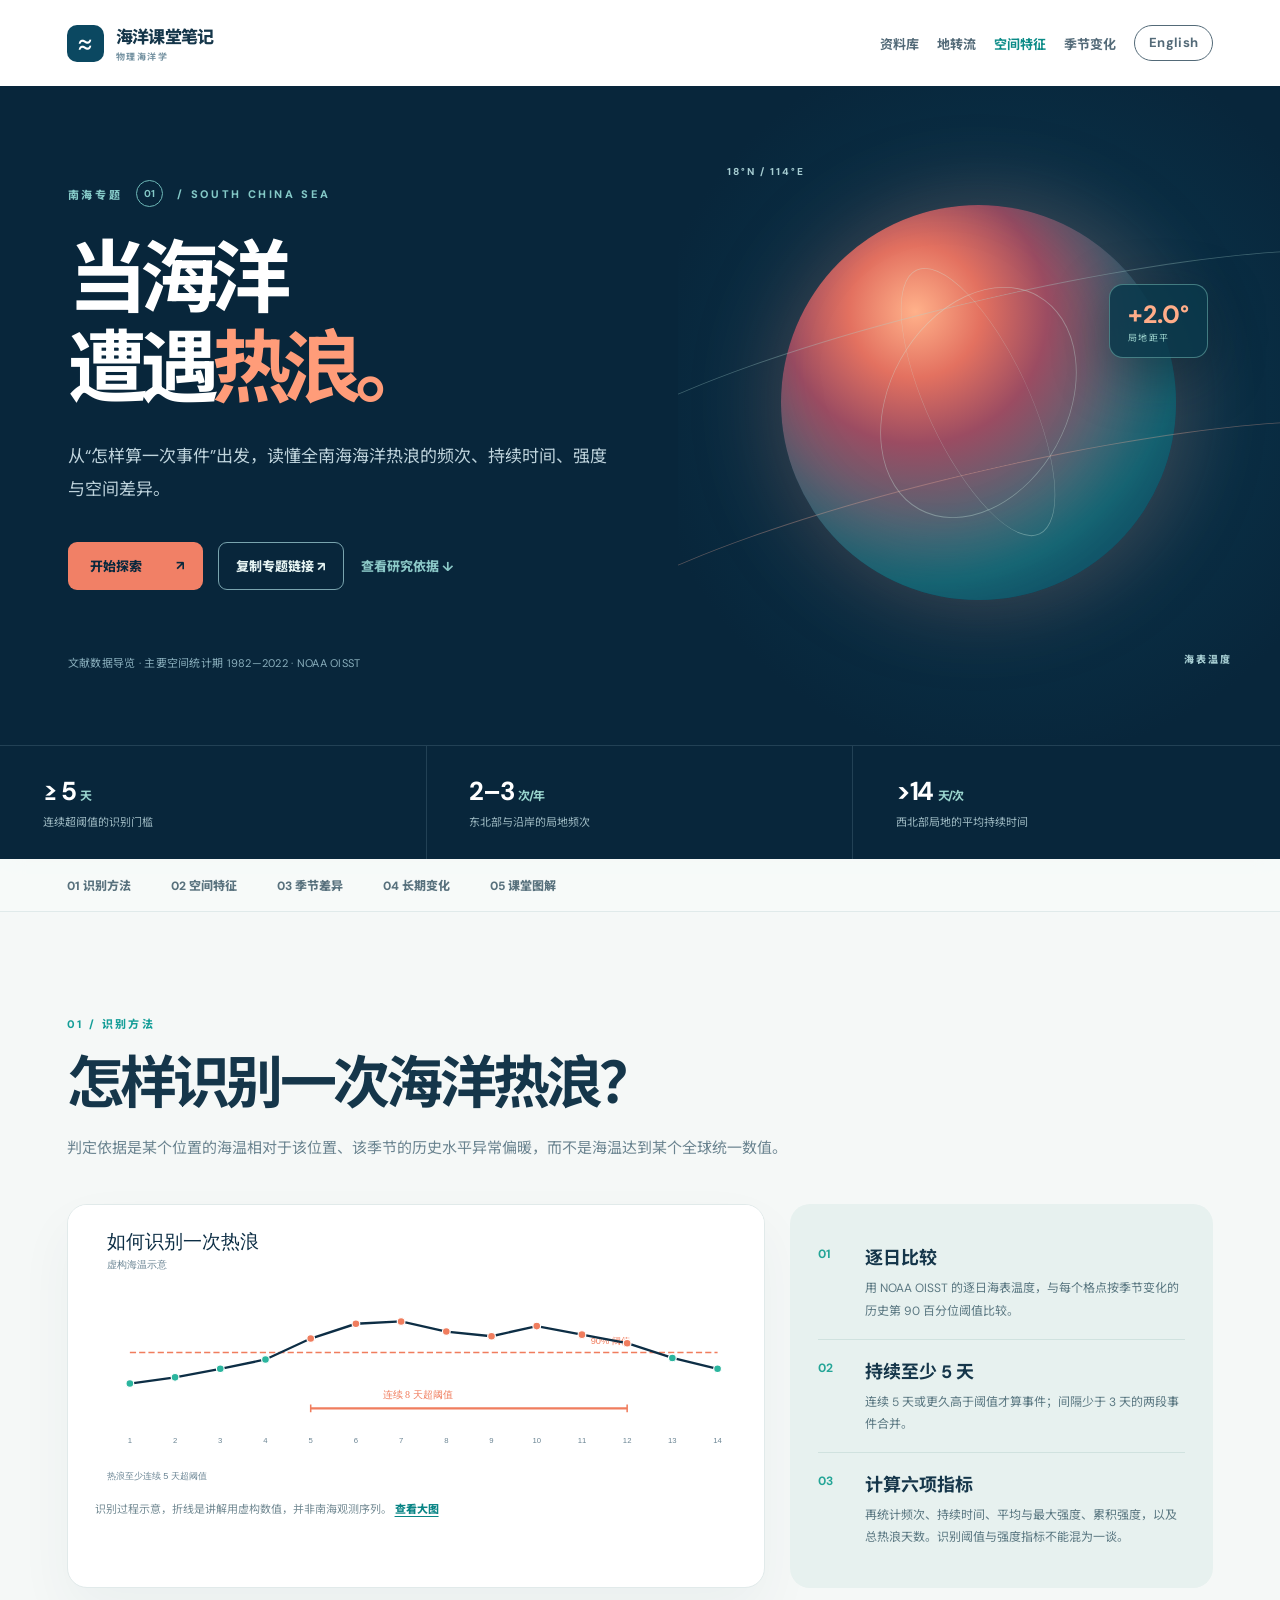
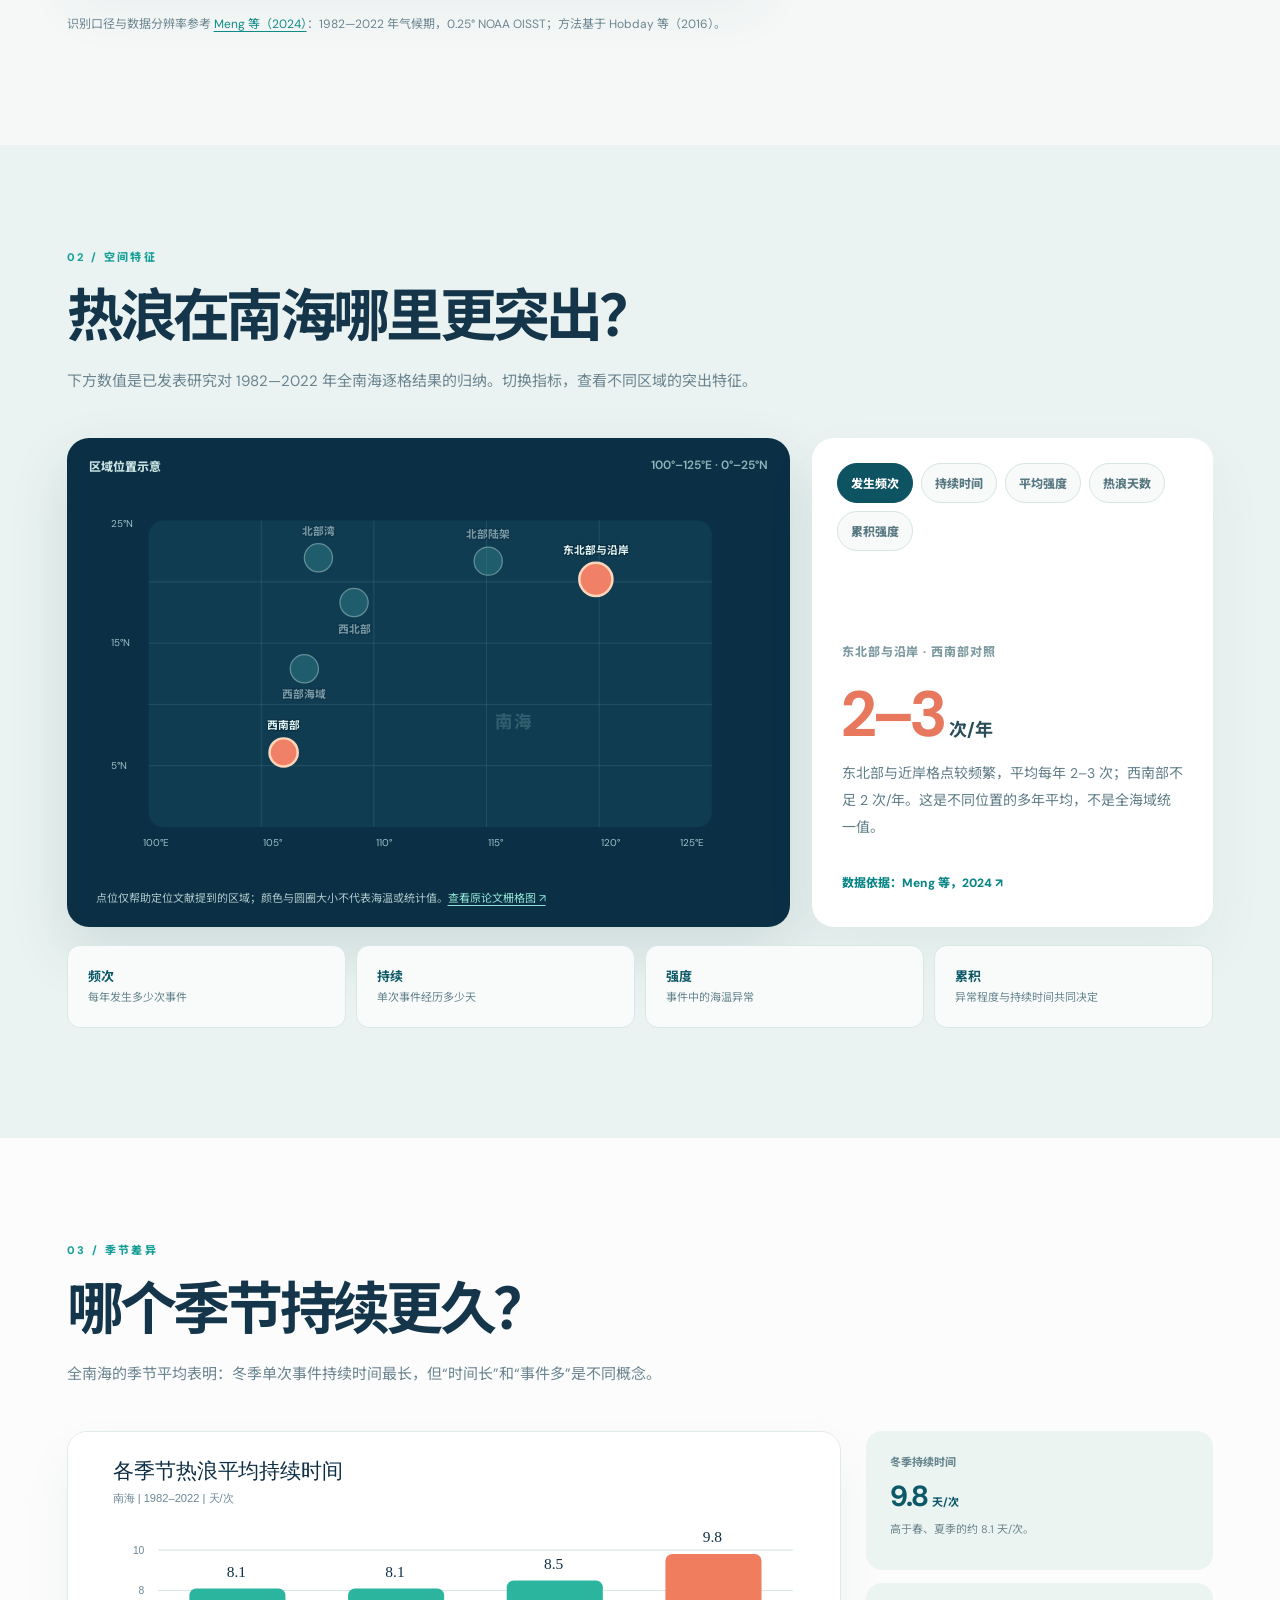
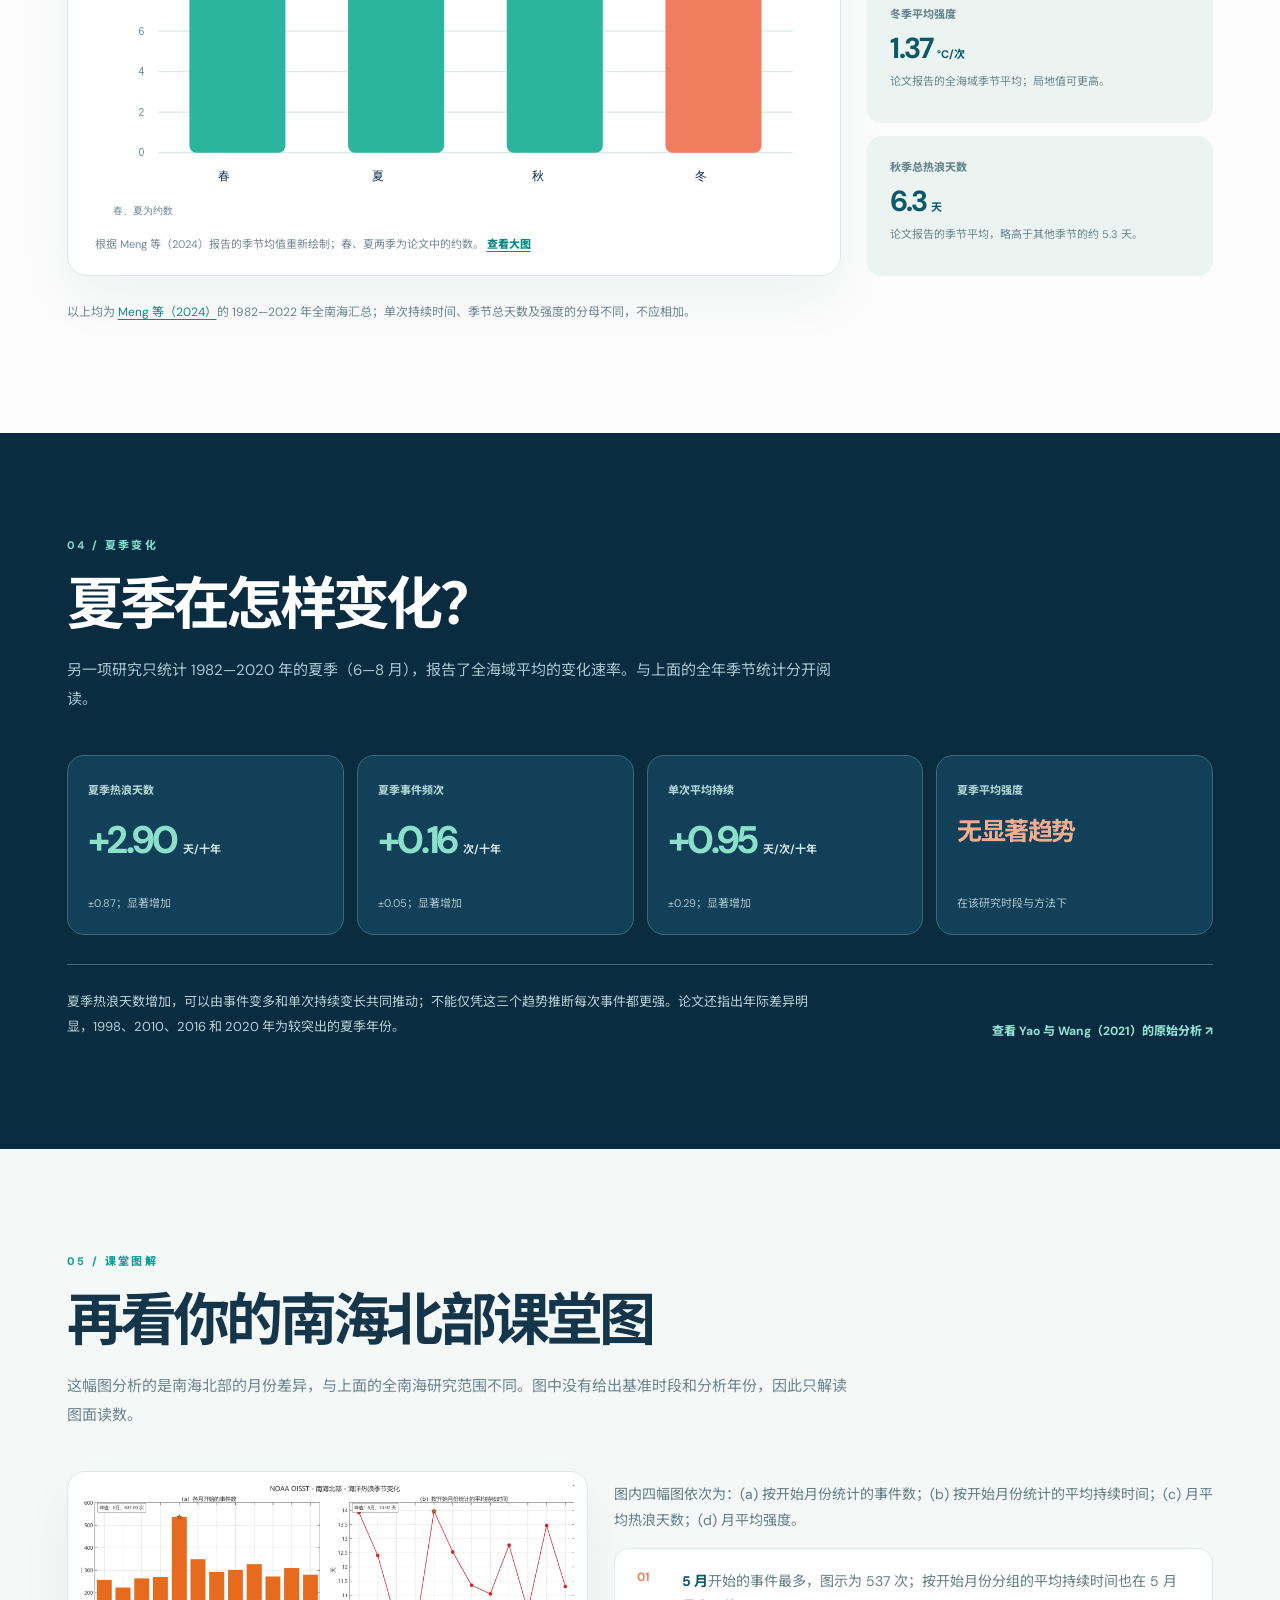
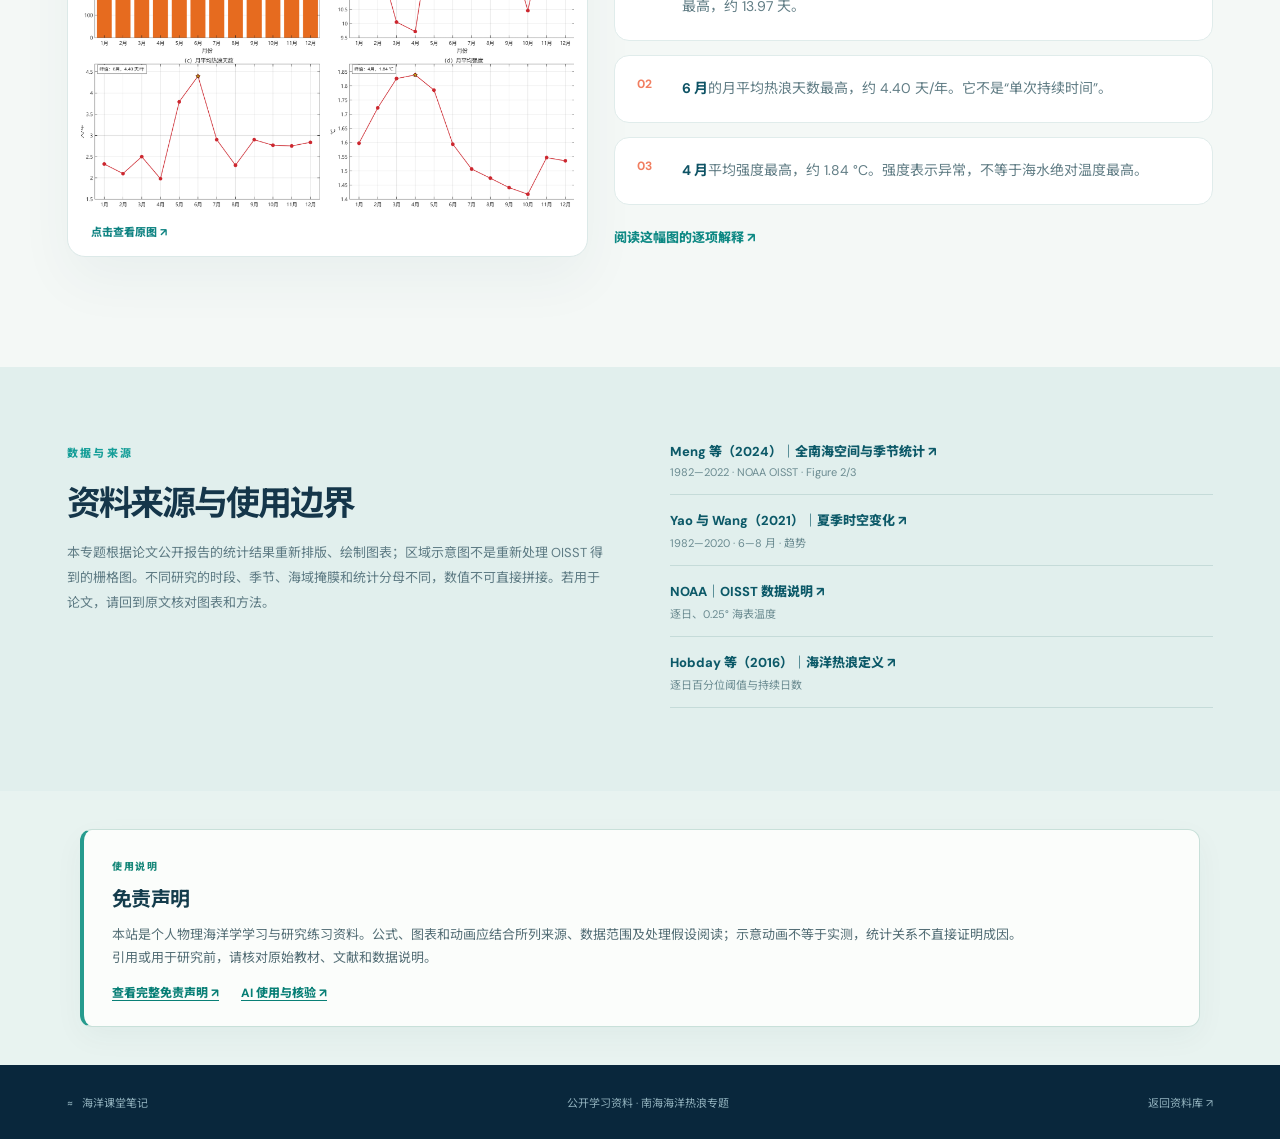
<file: heatwaves.html>
<!doctype html>
<html lang="zh-CN">
<head>
  <meta charset="utf-8">
  <meta name="viewport" content="width=device-width, initial-scale=1">
  <meta name="theme-color" content="#08263b">
  <meta name="description" content="南海海洋热浪：识别、频次、持续时间、强度和时空变化。 / South China Sea marine heatwaves: detection, frequency, duration, intensity and space–time patterns.">
  <meta property="og:type" content="article">
  <meta property="og:title" content="南海海洋热浪｜识别与时空特征 / South China Sea Marine Heatwaves: Detection and Space–Time Patterns">
  <meta property="og:description" content="公开图解海洋热浪识别与南海时空特征。 / An illustrated guide to heatwave detection and South China Sea space–time patterns.">
  <meta property="og:url" content="https://yihan8895-bot.github.io/ocean-class-notes/heatwaves.html">
  <meta property="og:image" content="https://yihan8895-bot.github.io/ocean-class-notes/social-preview-bilingual.png">
  <meta name="twitter:card" content="summary_large_image">
  <title>南海海洋热浪 / South China Sea Marine Heatwaves｜识别与时空特征 / Detection and Space–Time Patterns</title>
  <link rel="stylesheet" href="styles.css?v=20261015-i18n">
  <link rel="stylesheet" href="heatwaves.css">
  <script src="i18n.js?v=20261016k" defer></script><script src="heatwaves.js" defer></script>
<link rel="stylesheet" href="disclaimer.css?v=20261105"><script src="disclaimer.js?v=20261105" defer></script></head>
<body class="heatwave-page">
  <header class="site-header"><a class="identity" href="./"><span class="logo">≈</span><span>海洋课堂笔记 / Ocean Classroom Notes<small>物理海洋学 / PHYSICAL OCEANOGRAPHY</small></span></a><nav><a href="./">资料库 / Library</a><a href="geostrophic.html">地转流 / Geostrophic Flow</a><a class="topic-link" href="#spatial">空间特征 / Spatial Patterns</a><a href="#seasonal">季节变化 / Seasonal Variation</a></nav></header>
  <main>
    <section class="hw-hero" aria-labelledby="hw-title">
      <div class="hw-hero-inner">
        <div class="hw-hero-copy">
          <span class="hw-overline">南海专题 / FIELD NOTES <b>01</b> / SOUTH CHINA SEA</span>
          <h1 id="hw-title">当海洋<br>遭遇<span>热浪。</span><small class="hero-english" lang="en">When the Ocean Meets a Heatwave</small></h1>
          <p>从“怎样算一次事件”出发，读懂全南海海洋热浪的频次、持续时间、强度与空间差异。 / Start with event detection, then explore frequency, duration, intensity and spatial contrasts across the entire South China Sea.</p>
          <div class="hw-hero-actions"><a class="hw-primary" href="#identify">开始探索 / Start Exploring <span>↗</span></a><button class="hw-copy" id="copy-heatwave" type="button">复制专题链接 ↗ / Copy Atlas Link ↗</button><a class="hw-secondary" href="#sources">查看研究依据 ↓ / View Research Sources ↓</a></div><span class="hw-copy-status" id="copy-heatwave-status" role="status"></span>
          <p class="hw-provenance">文献数据导览 · 主要空间统计期 1982—2022 · NOAA OISST / Literature-based atlas · Main spatial period 1982–2022 · NOAA OISST</p>
        </div>
        <div class="hw-hero-art" aria-hidden="true"><div class="hw-globe"></div><div class="hw-latitude latitude-one"></div><div class="hw-latitude latitude-two"></div><span class="hw-art-top">18°N / 114°E</span><span class="hw-art-bottom">海表温度 / SEA SURFACE TEMPERATURE</span><div class="hw-art-pulse"><span>+2.0°</span><small>局地距平 / LOCAL ANOMALY</small></div></div>
      </div>
      <div class="hw-hero-stats"><div><strong>≥ 5 <small>天 / days</small></strong><span>连续超阈值的识别门槛 / Minimum consecutive days above threshold</span></div><div><strong>2–3 <small>次/年 / events/year</small></strong><span>东北部与沿岸的局地频次 / Local frequency in the northeast and coastal areas</span></div><div><strong>&gt;14 <small>天/次 / days/event</small></strong><span>西北部局地的平均持续时间 / Local mean duration in the northwest</span></div></div>
    </section>

    <nav class="hw-section-nav" aria-label="专题目录 / Atlas contents"><a href="#identify">01 识别方法 / 01 Event Detection</a><a href="#spatial">02 空间特征 / 02 Spatial Patterns</a><a href="#seasonal">03 季节差异 / 03 Seasonal Differences</a><a href="#trends">04 长期变化 / 04 Long-Term Changes</a><a href="#classroom">05 课堂图解 / 05 Classroom Figure</a></nav>

    <section class="hw-section hw-intro" id="identify"><div class="hw-section-heading"><span class="hw-section-no">01 / 识别方法 / IDENTIFICATION</span><h2>怎样识别一次海洋热浪？<small class="heading-en" lang="en">How Is a Marine Heatwave Detected?</small></h2><p>判定依据是某个位置的海温相对于该位置、该季节的历史水平异常偏暖，而不是海温达到某个全球统一数值。 / Detection is based on unusually warm sea temperature relative to the historical conditions at that location and season, rather than a single global temperature threshold.</p></div>
      <div class="hw-method-grid"><figure class="hw-chart-card"><img src="assets/mhw-identification-zh.svg?v=20261015-i18n" data-i18n-src="assets/mhw-identification" alt="连续 8 天超出第 90 百分位阈值的热浪识别示意 / Schematic of eight days above the 90th-percentile threshold" loading="lazy"><figcaption>识别过程示意，折线是讲解用虚构数值，并非南海观测序列。 / Illustration of event detection; the plotted series is hypothetical, not an observed South China Sea record.</figcaption></figure><div class="hw-steps"><div><b>01</b><h3>逐日比较 / Compare Each Day</h3><p>用 NOAA OISST 的逐日海表温度，与每个格点按季节变化的历史第 90 百分位阈值比较。 / Compare daily NOAA OISST sea-surface temperature with the seasonally varying historical 90th-percentile threshold at each grid cell.</p></div><div><b>02</b><h3>持续至少 5 天 / Last at Least Five Days</h3><p>连续 5 天或更久高于阈值才算事件；间隔少于 3 天的两段事件合并。 / An event requires at least five consecutive days above the threshold; two events separated by fewer than three days are merged.</p></div><div><b>03</b><h3>计算六项指标 / Calculate Six Metrics</h3><p>再统计频次、持续时间、平均与最大强度、累积强度，以及总热浪天数。识别阈值与强度指标不能混为一谈。 / Then calculate frequency, duration, mean and maximum intensity, cumulative intensity and total heatwave days. Do not confuse the detection threshold with intensity.</p></div></div></div>
      <p class="hw-inline-source">识别口径与数据分辨率参考 <a href="https://www.frontiersin.org/journals/marine-science/articles/10.3389/fmars.2024.1362805/full" target="_blank" rel="noopener noreferrer">Meng 等（2024） / Meng et al. (2024)</a>：1982—2022 年气候期，0.25° NOAA OISST；方法基于 Hobday 等（2016）。<br><span lang="en">Detection rules and data resolution follow Meng et al. (2024): the 1982–2022 climatology and 0.25° NOAA OISST, with methods based on Hobday et al. (2016).</span></p>
    </section>

    <section class="hw-section hw-spatial" id="spatial"><div class="hw-section-heading"><span class="hw-section-no">02 / 空间特征 / SPATIAL PATTERNS</span><h2>热浪在南海哪里更突出？<small class="heading-en" lang="en">Where Are Heatwaves More Prominent?</small></h2><p>下方数值是已发表研究对 1982—2022 年全南海逐格结果的归纳。切换指标，查看不同区域的突出特征。 / The values below summarize published grid-cell results for the whole South China Sea during 1982–2022. Switch metrics to compare highlighted regions.</p></div>
      <div class="hw-map-layout"><div class="hw-map-card"><div class="hw-map-head"><span>区域位置示意 / Regional Location Diagram</span><span>100°–125°E · 0°–25°N</span></div><svg class="hw-map" viewbox="0 0 820 500" role="img" aria-labelledby="map-title map-desc"><title id="map-title">南海海洋热浪特征区域位置示意 / Location guide to South China Sea heatwave regions</title><desc id="map-desc">示意东北部、西南部、西北部、北部陆架、北部湾和西部海域的位置；不是逐格计算的热力图。 / Shows approximate locations of the northeast, southwest, northwest, northern shelf, Beibu Gulf and western basin; this is not a grid-cell heat map.</desc><rect x="72" y="55" width="680" height="370" rx="18" fill="#103c52"></rect><g class="map-grid" stroke="#6999a3" stroke-opacity=".27"><path d="M72 129H752M72 203H752M72 277H752M72 351H752M208 55V425M344 55V425M480 55V425M616 55V425"></path></g><g class="map-axes" fill="#9ec0c7" font-size="12"><text x="65" y="448">100°E</text><text x="210" y="448">105°</text><text x="346" y="448">110°</text><text x="482" y="448">115°</text><text x="618" y="448">120°</text><text x="714" y="448">125°E</text><text x="26" y="63">25°N</text><text x="26" y="207">15°N</text><text x="26" y="355">5°N</text></g><text x="490" y="305" class="map-sea-label">南海 / South China Sea</text><g class="map-marker" data-region="ne" transform="translate(612 126)"><circle r="20"></circle><text y="-31">东北部与沿岸 / Northeast and coast</text></g><g class="map-marker" data-region="sw" transform="translate(235 335)"><circle r="17"></circle><text y="-28">西南部 / Southwest</text></g><g class="map-marker" data-region="nw" transform="translate(320 154)"><circle r="17"></circle><text y="37">西北部 / Northwest</text></g><g class="map-marker" data-region="shelf" transform="translate(482 104)"><circle r="17"></circle><text y="-28">北部陆架 / Northern shelf</text></g><g class="map-marker" data-region="beibu" transform="translate(277 100)"><circle r="17"></circle><text y="-27">北部湾 / Beibu Gulf</text></g><g class="map-marker" data-region="west" transform="translate(260 234)"><circle r="17"></circle><text y="35">西部海域 / Western basin</text></g></svg><p class="hw-map-note">点位仅帮助定位文献提到的区域；颜色与圆圈大小不代表海温或统计值。 / Markers locate regions discussed in the literature; colours and circle sizes do not encode temperature or statistics.<a href="https://www.frontiersin.org/journals/marine-science/articles/10.3389/fmars.2024.1362805/full" target="_blank" rel="noopener noreferrer">查看原论文栅格图 ↗ / View the paper's grid-cell maps ↗</a></p></div>
      <div class="hw-map-details"><div class="hw-metric-tabs" role="group" aria-label="选择海洋热浪统计指标 / Select a marine-heatwave metric"><button type="button" class="active" data-metric="frequency" aria-pressed="true">发生频次 / Event Frequency</button><button type="button" data-metric="duration" aria-pressed="false">持续时间 / Duration</button><button type="button" data-metric="intensity" aria-pressed="false">平均强度 / Mean Intensity</button><button type="button" data-metric="days" aria-pressed="false">热浪天数 / Heatwave Days</button><button type="button" data-metric="cumulative" aria-pressed="false">累积强度 / Cumulative Intensity</button></div><div class="hw-metric-readout" aria-live="polite"><span id="metric-place">东北部与沿岸 / Northeast and coast</span><strong id="metric-value">2–3 <small>次/年 / events/year</small></strong><p id="metric-detail">东北部与近岸格点较频繁；西南部平均不足 2 次/年。两个数字是不同位置的多年平均，不是全海域统一值。 / Events are more frequent in northeastern and nearshore cells; the southwest averages fewer than two events/year. These are multi-year means at different locations, not basin-wide values.</p><a href="https://www.frontiersin.org/journals/marine-science/articles/10.3389/fmars.2024.1362805/full" target="_blank" rel="noopener noreferrer">数据依据：Meng 等，2024 ↗ / Source: Meng et al., 2024 ↗</a></div></div></div>
      <div class="hw-definition-row"><div><b>频次 / Frequency</b><span>每年发生多少次事件 / Number of events per year</span></div><div><b>持续 / Duration</b><span>单次事件经历多少天 / Days in an individual event</span></div><div><b>强度 / Intensity</b><span>事件中的海温异常 / Temperature anomaly during an event</span></div><div><b>累积 / Cumulative</b><span>异常程度与持续时间共同决定 / Depends on both anomaly magnitude and duration</span></div></div>
    </section>

    <section class="hw-section hw-seasonal" id="seasonal"><div class="hw-section-heading"><span class="hw-section-no">03 / 季节差异 / SEASONAL RHYTHM</span><h2>哪个季节持续更久？<small class="heading-en" lang="en">Which Season Has Longer Events?</small></h2><p>全南海的季节平均表明：冬季单次事件持续时间最长，但“时间长”和“事件多”是不同概念。 / Basin-wide seasonal means show the longest individual events in winter. Event length and event frequency are different measures.</p></div><div class="hw-season-grid"><figure class="hw-chart-card"><img src="assets/scs-seasonal-duration-zh.svg?v=20261015-i18n" data-i18n-src="assets/scs-seasonal-duration" alt="南海季节平均热浪持续时间：春 8.1、夏 8.1、秋 8.5、冬 9.8 天每次 / South China Sea mean event duration: spring 8.1, summer 8.1, autumn 8.5 and winter 9.8 days per event" loading="lazy"><figcaption>根据 Meng 等（2024）报告的季节均值重新绘制；春、夏两季为论文中的约数。 / Redrawn from seasonal means reported by Meng et al. (2024); spring and summer values are approximate in the paper.</figcaption></figure><div class="hw-season-notes"><div><span>冬季持续时间 / Winter Duration</span><strong>9.8 <small>天/次 / days/event</small></strong><p>高于春、夏季的约 8.1 天/次。 / Longer than the roughly 8.1 days/event in spring and summer.</p></div><div><span>冬季平均强度 / Winter Mean Intensity</span><strong>1.37 <small>°C/次 / °C/event</small></strong><p>论文报告的全海域季节平均；局地值可更高。 / Basin-wide seasonal mean reported in the paper; local values may be higher.</p></div><div><span>秋季总热浪天数 / Autumn Total Heatwave Days</span><strong>6.3 <small>天 / days</small></strong><p>论文报告的季节平均，略高于其他季节的约 5.3 天。 / Reported seasonal mean, slightly above the roughly 5.3 days in other seasons.</p></div></div></div><p class="hw-inline-source">以上均为 <a href="https://www.frontiersin.org/journals/marine-science/articles/10.3389/fmars.2024.1362805/full" target="_blank" rel="noopener noreferrer">Meng 等（2024） / Meng et al. (2024)</a>的 1982—2022 年全南海汇总；单次持续时间、季节总天数及强度的分母不同，不应相加。<br><span lang="en">All are basin-wide summaries from Meng et al. (2024) for 1982–2022. Duration per event, seasonal total days and intensity have different denominators and should not be added.</span></p></section>

    <section class="hw-section hw-trends" id="trends"><div class="hw-section-heading"><span class="hw-section-no">04 / 夏季变化 / SUMMER TREND</span><h2>夏季在怎样变化？<small class="heading-en" lang="en">How Have Summers Changed?</small></h2><p>另一项研究只统计 1982—2020 年的夏季（6—8 月），报告了全海域平均的变化速率。与上面的全年季节统计分开阅读。 / A separate study reports basin-mean change rates for summers (June–August) in 1982–2020. Read these separately from the year-round seasonal statistics above.</p></div><div class="hw-trend-grid"><div class="hw-trend-card"><span>夏季热浪天数 / Summer Heatwave Days</span><strong>+2.90 <small>天/十年 / days/decade</small></strong><p>±0.87；显著增加 / ±0.87; significant increase</p></div><div class="hw-trend-card"><span>夏季事件频次 / Summer Event Frequency</span><strong>+0.16 <small>次/十年 / events/decade</small></strong><p>±0.05；显著增加 / ±0.05; significant increase</p></div><div class="hw-trend-card"><span>单次平均持续 / Mean Event Duration</span><strong>+0.95 <small>天/次/十年 / days/event/decade</small></strong><p>±0.29；显著增加 / ±0.29; significant increase</p></div><div class="hw-trend-card hw-trend-quiet"><span>夏季平均强度 / Summer Mean Intensity</span><strong>无显著趋势 / No significant trend</strong><p>在该研究时段与方法下 / Under that study's period and method</p></div></div><div class="hw-trend-context"><p>夏季热浪天数增加，可以由事件变多和单次持续变长共同推动；不能仅凭这三个趋势推断每次事件都更强。论文还指出年际差异明显，1998、2010、2016 和 2020 年为较突出的夏季年份。 / More summer heatwave days can result from both more events and longer events. These trends do not imply that every event became stronger. The paper also reports substantial year-to-year variability, with notable summers in 1998, 2010, 2016 and 2020.</p><a href="https://agupubs.onlinelibrary.wiley.com/doi/10.1029/2021JC017792" target="_blank" rel="noopener noreferrer">查看 Yao 与 Wang（2021）的原始分析 ↗ / View Yao and Wang (2021) ↗</a></div></section>

    <section class="hw-section hw-classroom" id="classroom"><div class="hw-section-heading"><span class="hw-section-no">05 / 课堂图解 / CLASSROOM CHART</span><h2>再看你的南海北部课堂图<small class="heading-en" lang="en">Revisit Your Northern South China Sea Classroom Figure</small></h2><p>这幅图分析的是南海北部的月份差异，与上面的全南海研究范围不同。图中没有给出基准时段和分析年份，因此只解读图面读数。 / This figure covers monthly differences in the northern South China Sea, unlike the basin-wide studies above. It does not state its baseline or analysis years, so only visible values are interpreted.</p></div><div class="hw-classroom-grid"><a class="hw-classroom-image" href="assets/marine-heatwaves-seasonal.png" target="_blank" rel="noopener noreferrer"><img src="assets/marine-heatwaves-seasonal.png" alt="南海北部海洋热浪四联季节图 / Four-panel seasonal marine-heatwave chart for the northern South China Sea" loading="lazy"><span>点击查看原图 ↗ / Open Original Figure ↗</span></a><div class="hw-classroom-notes"><p class="hw-original-key">图内四幅图依次为：(a) 按开始月份统计的事件数；(b) 按开始月份统计的平均持续时间；(c) 月平均热浪天数；(d) 月平均强度。 / The panels show (a) event starts by month, (b) mean duration by start month, (c) mean monthly heatwave days and (d) mean monthly intensity.</p><div><b>01</b><p><strong>5 月 / May</strong>开始的事件最多，图示为 537 次；按开始月份分组的平均持续时间也在 5 月最高，约 13.97 天。 / has the most event starts (537) and the highest mean duration by start month (about 13.97 days).</p></div><div><b>02</b><p><strong>6 月 / June</strong>的月平均热浪天数最高，约 4.40 天/年。它不是“单次持续时间”。 / has the highest mean monthly heatwave days, about 4.40 days/year; this is not duration per event.</p></div><div><b>03</b><p><strong>4 月 / April</strong>平均强度最高，约 1.84 °C。强度表示异常，不等于海水绝对温度最高。 / has the highest mean intensity, about 1.84 °C. This is an anomaly, not the highest absolute water temperature.</p></div><a href="./#note/marine-heatwave-chart">阅读这幅图的逐项解释 ↗ / Read the panel-by-panel explanation ↗</a></div></div></section>

    <section class="hw-sources" id="sources"><div><span class="hw-section-no">数据与来源 / DATA &amp; SOURCES</span><h2>资料来源与使用边界<small class="heading-en" lang="en">Sources and Limits</small></h2><p>本专题根据论文公开报告的统计结果重新排版、绘制图表；区域示意图不是重新处理 OISST 得到的栅格图。不同研究的时段、季节、海域掩膜和统计分母不同，数值不可直接拼接。若用于论文，请回到原文核对图表和方法。 / This atlas reformats and redraws statistics reported in papers; the location diagram is not a newly computed OISST raster. Study periods, seasons, masks and denominators differ, so values should not be joined directly. For research use, verify figures and methods in the original papers.</p></div><ol><li><a href="https://www.frontiersin.org/journals/marine-science/articles/10.3389/fmars.2024.1362805/full" target="_blank" rel="noopener noreferrer">Meng 等（2024）｜全南海空间与季节统计 ↗ / Meng et al. (2024) | Basin-wide spatial and seasonal statistics ↗</a><span>1982—2022 · NOAA OISST · Figure 2/3</span></li><li><a href="https://agupubs.onlinelibrary.wiley.com/doi/10.1029/2021JC017792" target="_blank" rel="noopener noreferrer">Yao 与 Wang（2021）｜夏季时空变化 ↗ / Yao and Wang (2021) | Summer space–time changes ↗</a><span>1982—2020 · 6—8 月 · 趋势 / 1982–2020 · June–August · Trends</span></li><li><a href="https://www.ncei.noaa.gov/products/optimum-interpolation-sst" target="_blank" rel="noopener noreferrer">NOAA｜OISST 数据说明 ↗ / NOAA | OISST data description ↗</a><span>逐日、0.25° 海表温度 / Daily 0.25° sea-surface temperature</span></li><li><a href="https://passage.phys.ocean.dal.ca/~olivere/docs/Hobdayetal_2016_PO_HierarchMHWDefn.pdf" target="_blank" rel="noopener noreferrer">Hobday 等（2016）｜海洋热浪定义 ↗ / Hobday et al. (2016) | Marine-heatwave definition ↗</a><span>逐日百分位阈值与持续日数 / Daily percentile threshold and duration</span></li></ol></section>
  </main>
  <footer><span>≈   海洋课堂笔记 / ≈ Ocean Classroom Notes</span><span>公开学习资料 · 南海海洋热浪专题 / Open learning resources · South China Sea heatwaves</span><a href="./">返回资料库 ↗ / Back to Library ↗</a></footer>
</body>
</html>
</file>
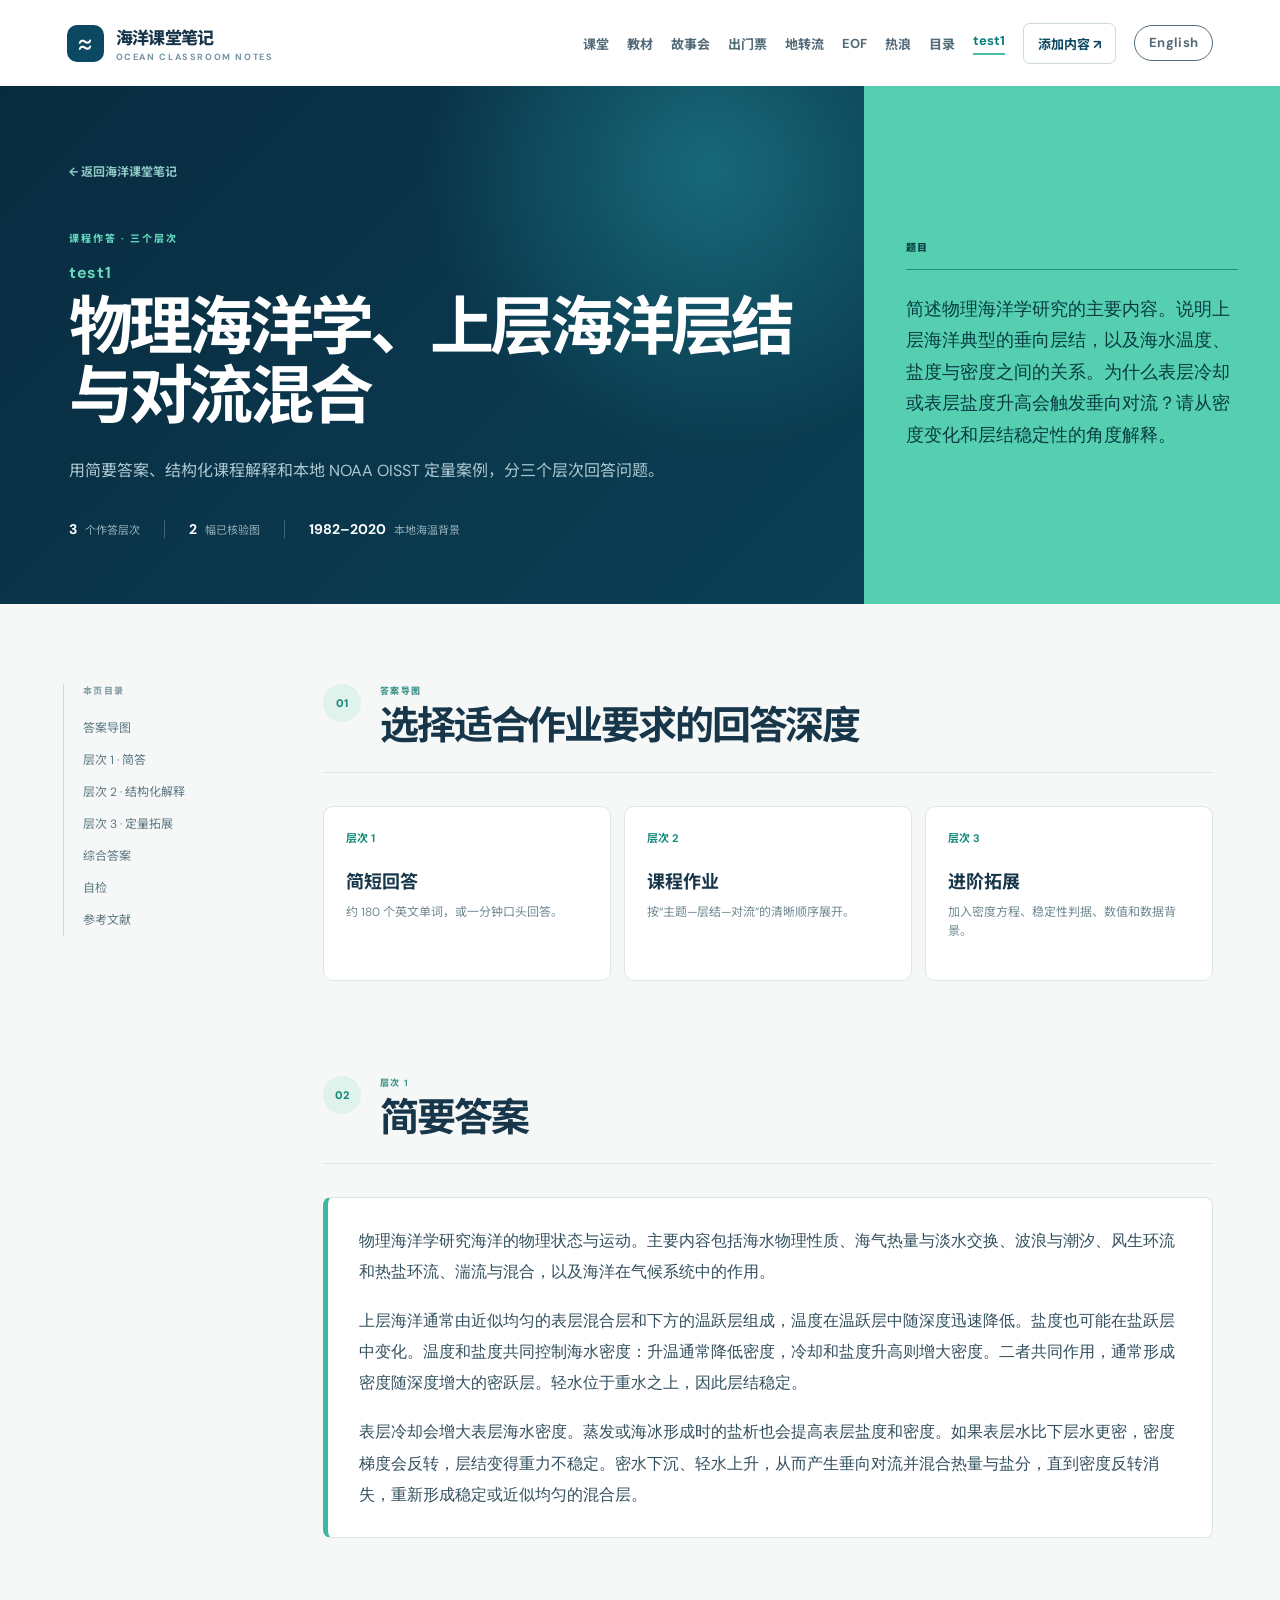
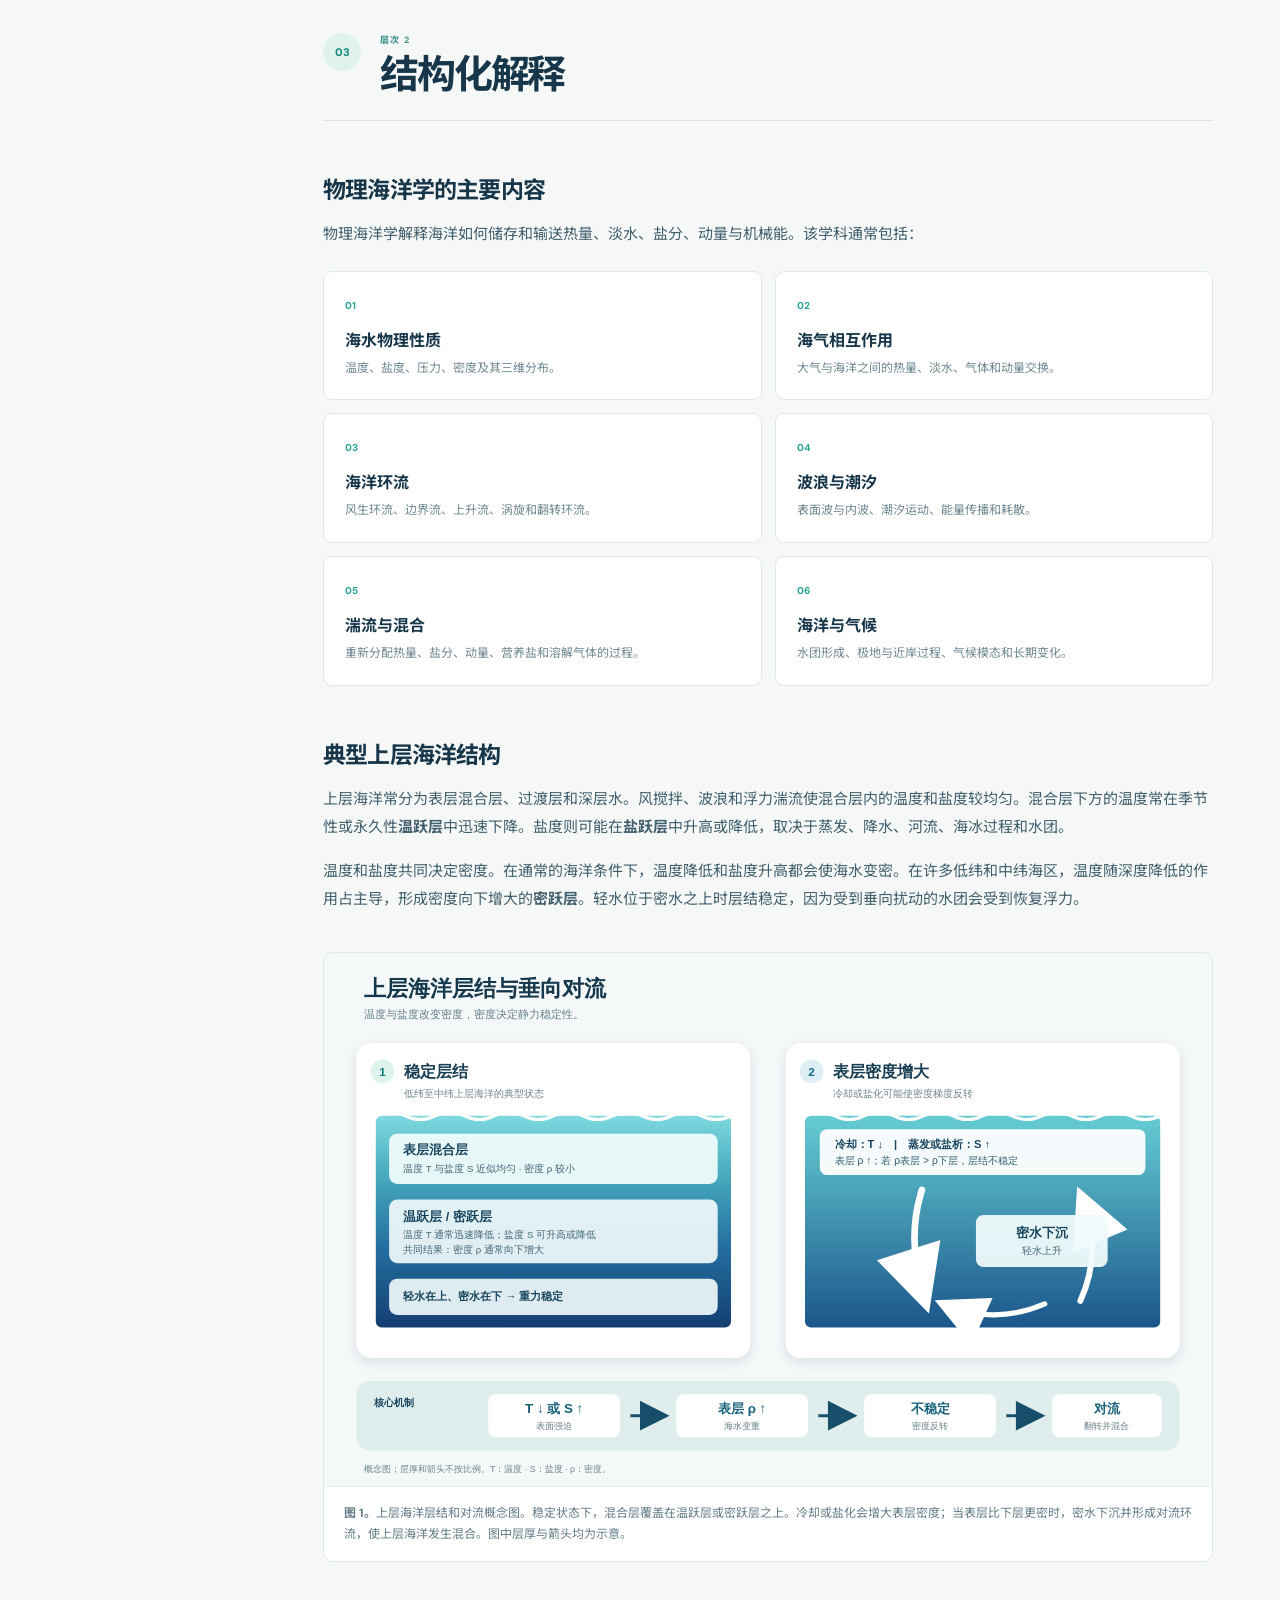
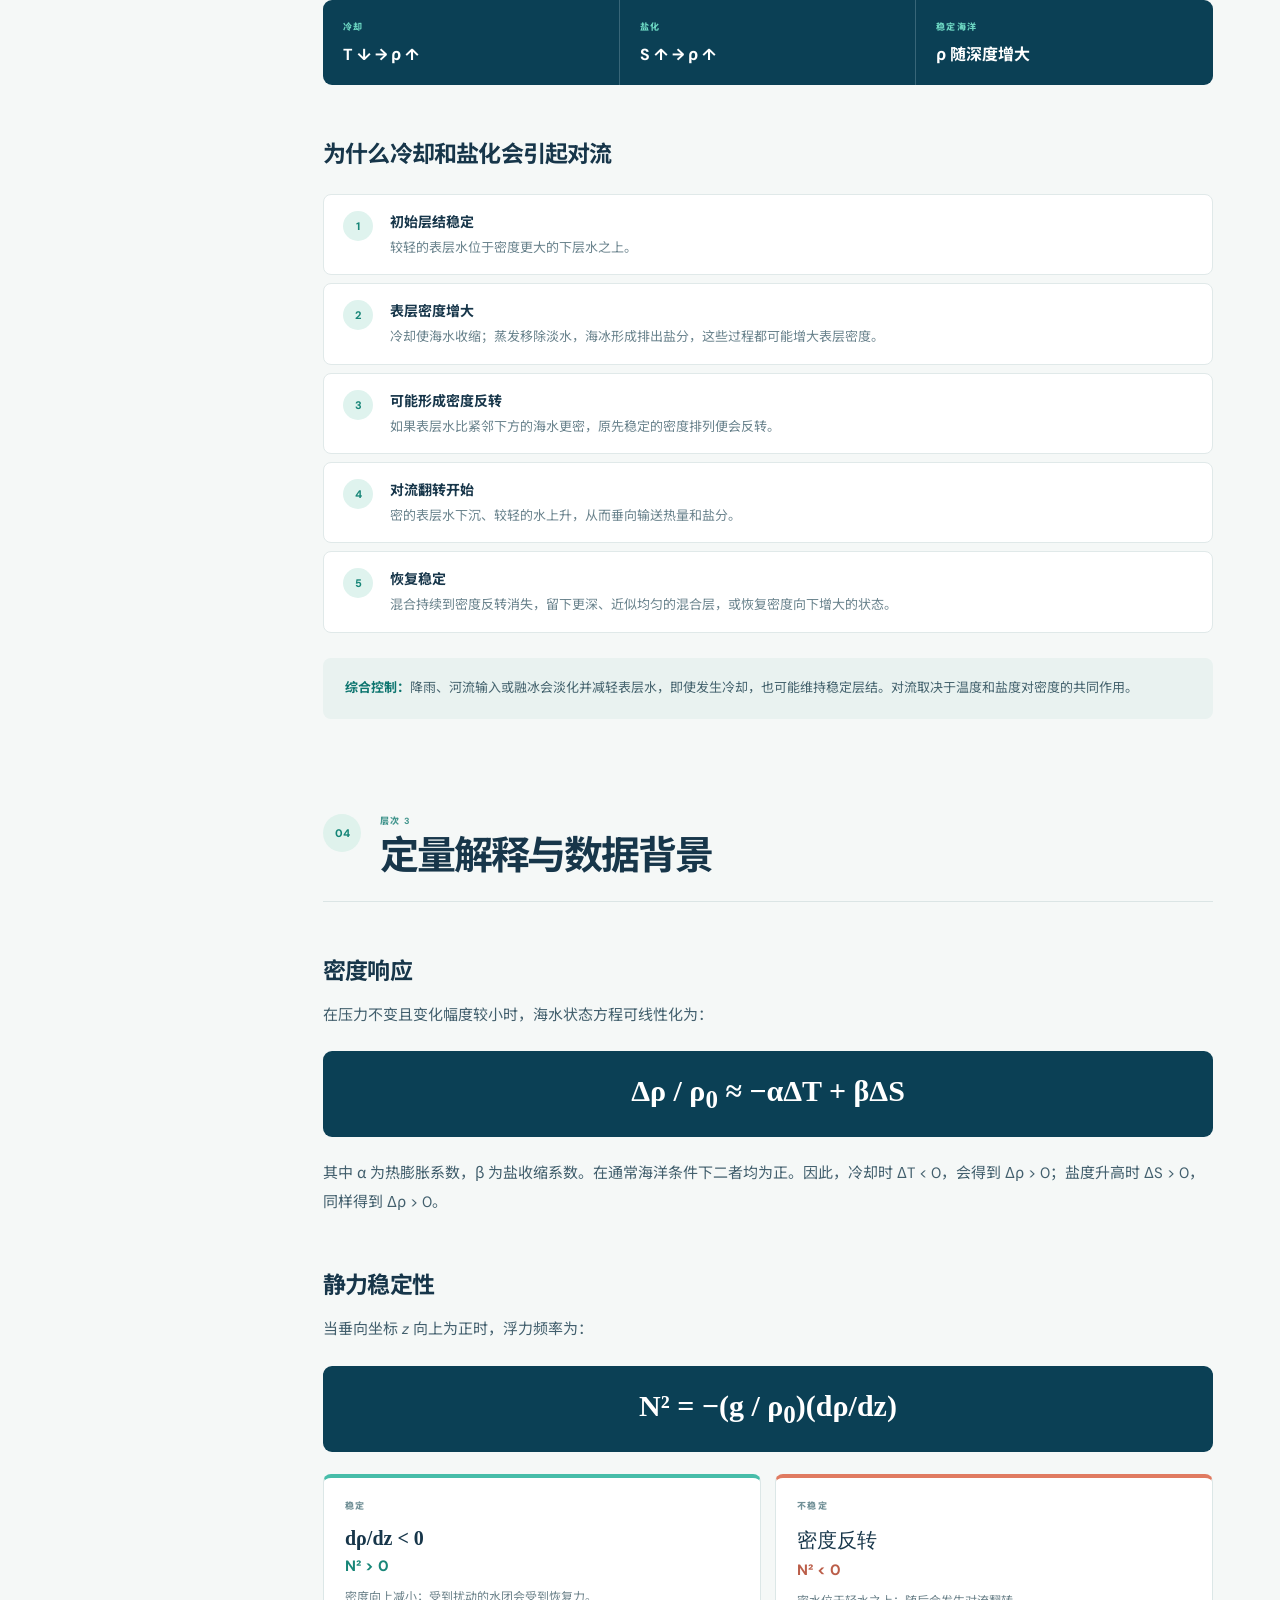
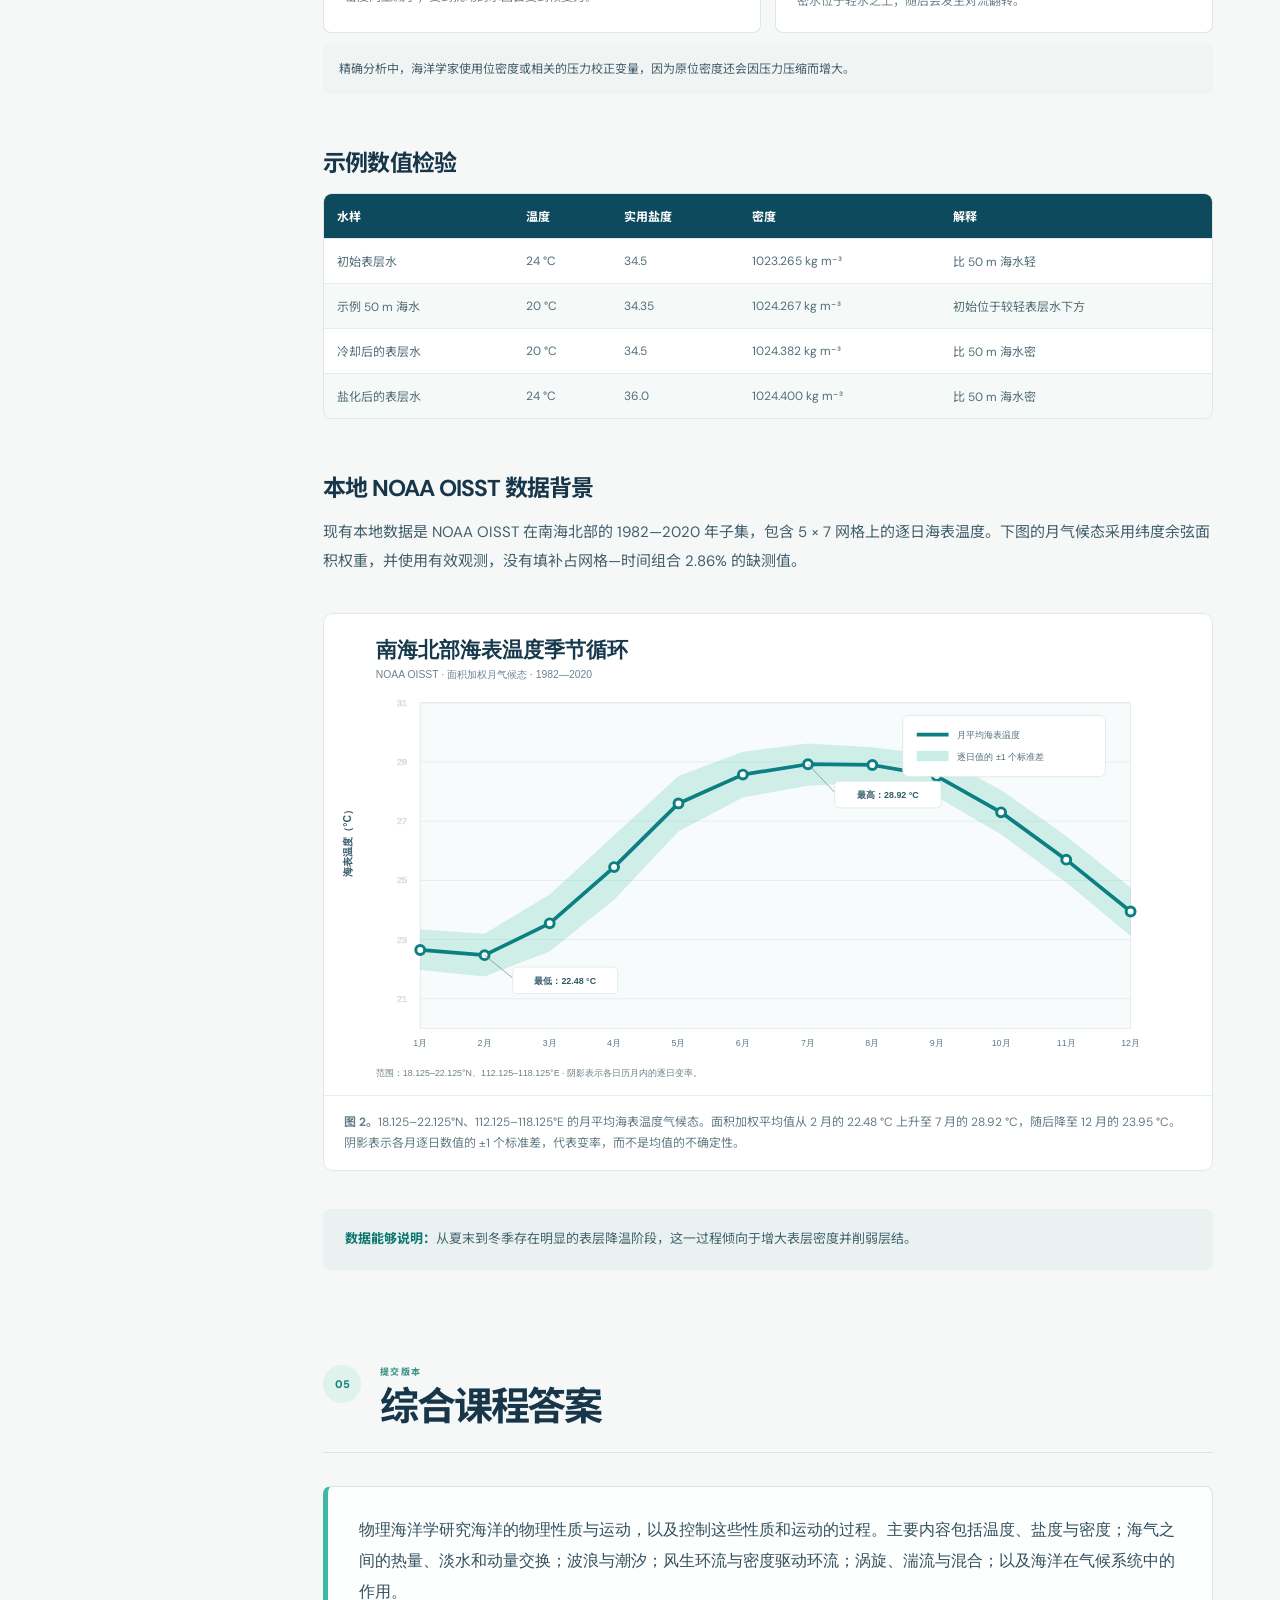
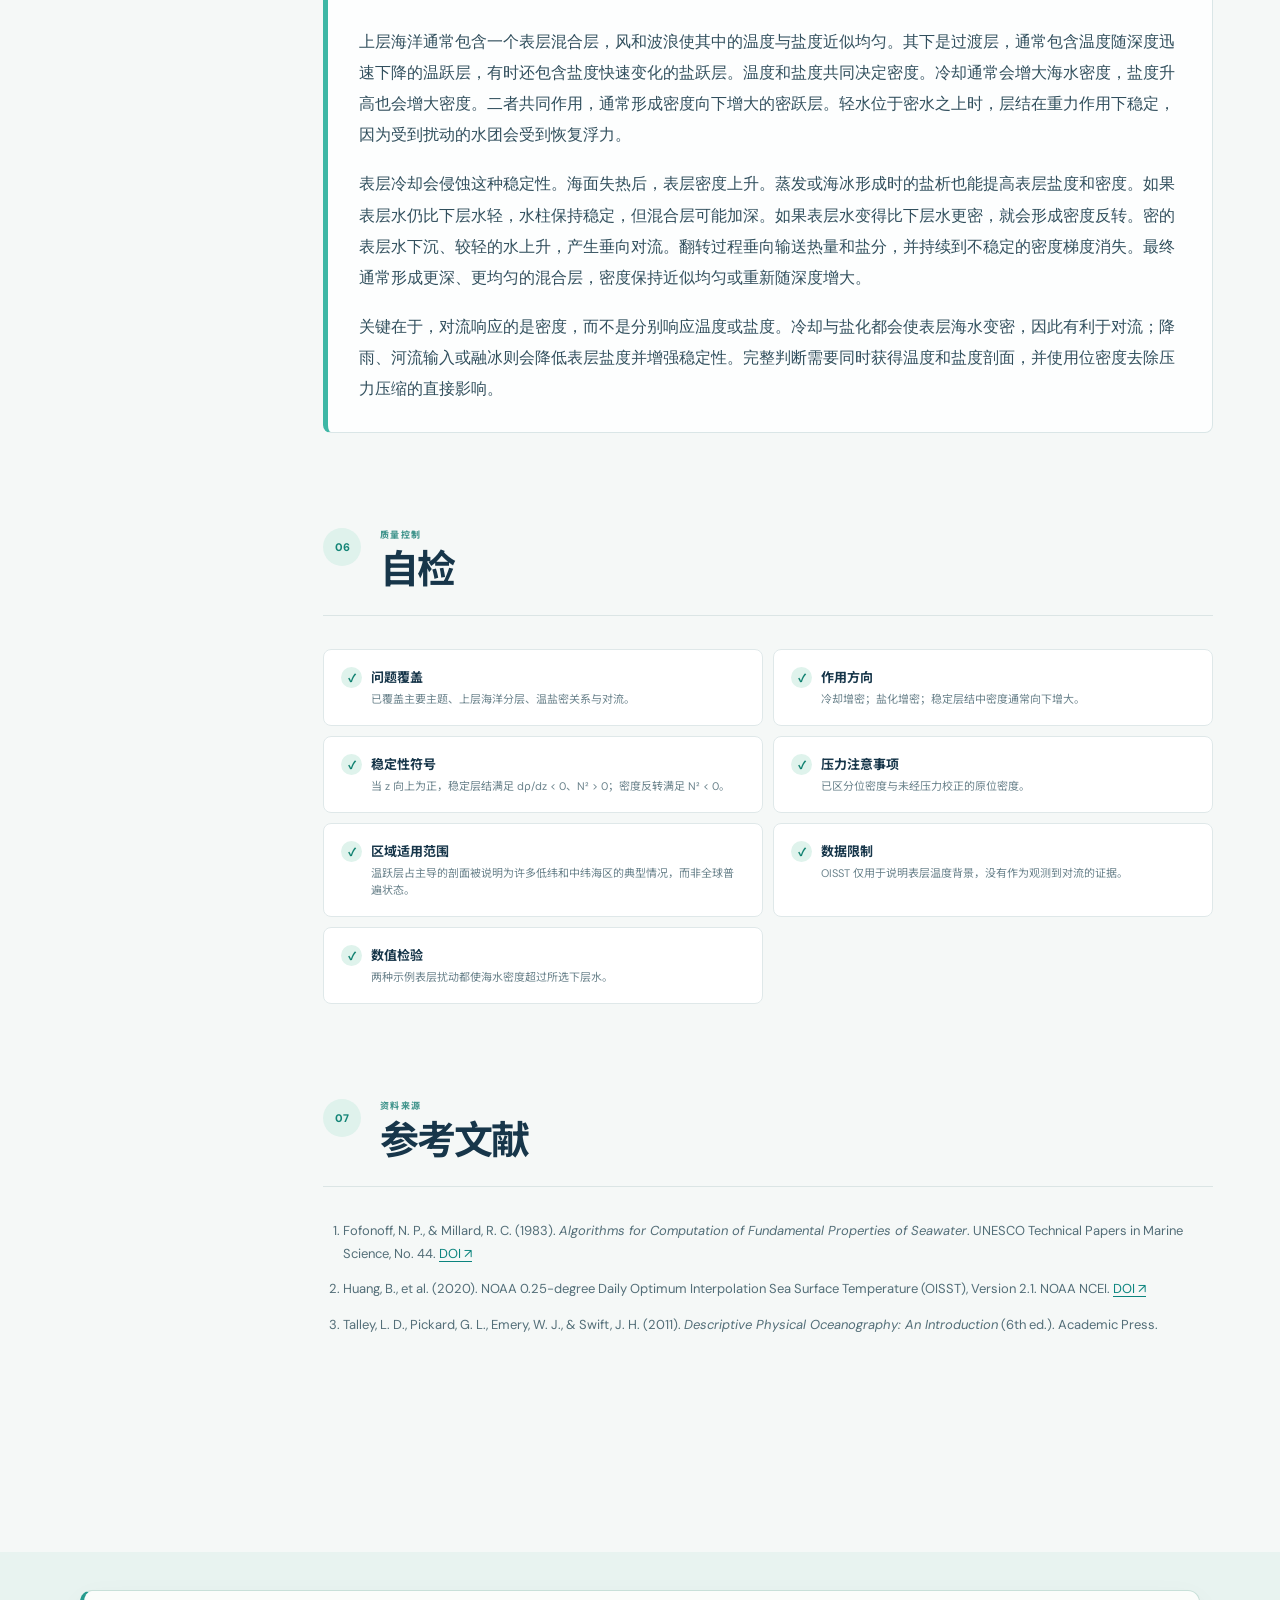
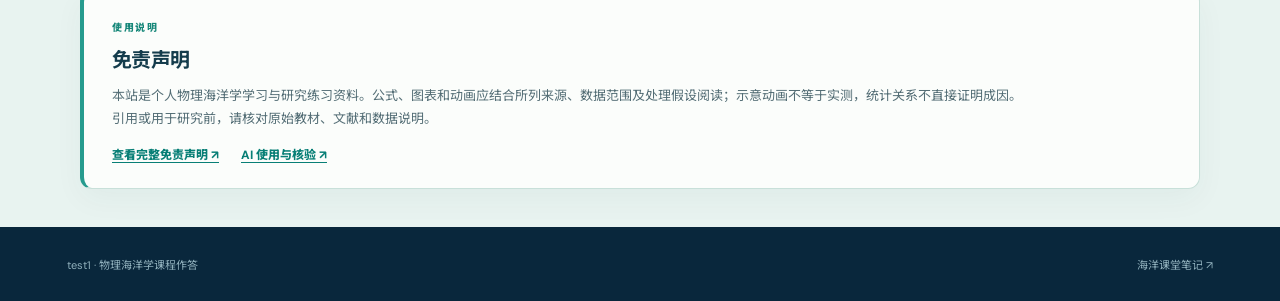
<file: test1.html>
<!doctype html>
<html lang="zh-CN">
<head>
  <meta charset="utf-8">
  <meta name="viewport" content="width=device-width,initial-scale=1">
  <meta name="description" content="物理海洋学、上层海洋层结、密度与对流混合的三级课程作答。 / A three-level course answer on physical oceanography, upper-ocean stratification, density, and convective mixing.">
  <title>test1｜物理海洋学课程作答 / Physical Oceanography Answer</title>
  <link rel="stylesheet" href="styles.css">
  <link rel="stylesheet" href="test1.css?v=20261016-i18n">
  <script src="i18n.js?v=20261016-test1" defer></script>
  <script src="test1-i18n.js?v=20261016" defer></script>
<link rel="stylesheet" href="disclaimer.css?v=20261105"><script src="disclaimer.js?v=20261105" defer></script></head>
<body class="test1-body">
  <header class="site-header">
    <a class="identity" href="./" aria-label="Ocean Classroom Notes home">
      <span class="logo" aria-hidden="true">≈</span>
      <span>海洋课堂笔记<small>OCEAN CLASSROOM NOTES</small></span>
    </a>
    <nav aria-label="Primary navigation">
      <a href="./#classroom">课堂 / Classroom</a>
      <a href="./#textbook">教材 / Textbook</a>
      <a href="./#story">故事会 / Story</a>
      <a href="./#exit-ticket">出门票 / Exit Ticket</a>
      <a href="geostrophic.html">地转流 / Geostrophy</a>
      <a href="eof.html">EOF</a>
      <a href="heatwaves.html">热浪 / MHW</a>
      <a href="./#library">目录 / Contents</a>
      <a class="test1-nav is-current" href="test1.html" aria-current="page">test1</a>
      <a class="admin-link" href="editor.html">添加内容 ↗ / Add Content ↗</a>
    </nav>
  </header>

  <main>
    <section class="test1-hero">
      <div class="test1-hero-copy">
        <a class="test1-back" href="./">← Back to Ocean Classroom Notes</a>
        <span class="test1-label">COURSE ANSWER · THREE LEVELS</span>
        <h1><em>test1</em>Physical Oceanography, Upper-Ocean Stratification, and Convective Mixing</h1>
        <p>A concise answer, a structured course explanation, and a quantitative extension with a local NOAA OISST example.</p>
        <div class="test1-meta" aria-label="Document summary">
          <span><strong>3</strong> answer levels</span>
          <span><strong>2</strong> checked figures</span>
          <span><strong>1982–2020</strong> local SST context</span>
        </div>
      </div>
      <aside class="test1-question" aria-labelledby="question-title">
        <span id="question-title">THE QUESTION</span>
        <p>Briefly describe the main topics studied in physical oceanography. Explain the typical vertical stratification of the upper ocean in terms of the relationship among seawater temperature, salinity, and density. Why can surface cooling or an increase in surface salinity trigger vertical convection? Explain in terms of density changes and stratification stability.</p>
      </aside>
    </section>

    <div class="test1-layout">
      <aside class="test1-toc" aria-label="Page contents">
        <span>ON THIS PAGE</span>
        <a href="#overview">Answer map</a>
        <a href="#level-1">Level 1 · concise</a>
        <a href="#level-2">Level 2 · structured</a>
        <a href="#level-3">Level 3 · quantitative</a>
        <a href="#integrated">Integrated answer</a>
        <a href="#self-check">Self-check</a>
        <a href="#references">References</a>
      </aside>

      <article class="test1-article">
        <section id="overview" class="test1-section">
          <div class="test1-heading"><span>01</span><div><small>ANSWER MAP</small><h2>Choose the depth that fits the assignment</h2></div></div>
          <div class="level-grid">
            <a href="#level-1"><b>Level 1</b><strong>Short response</strong><span>About 180 words or a one-minute oral answer.</span></a>
            <a href="#level-2"><b>Level 2</b><strong>Course assignment</strong><span>Topics, stratification, and convection in a clear sequence.</span></a>
            <a href="#level-3"><b>Level 3</b><strong>Advanced extension</strong><span>Density equation, stability criterion, numbers, and data context.</span></a>
          </div>
        </section>

        <section id="level-1" class="test1-section">
          <div class="test1-heading"><span>02</span><div><small>LEVEL 1</small><h2>Concise answer</h2></div></div>
          <div class="answer-box">
            <p>Physical oceanography studies the physical state and motion of the ocean. Its main topics include seawater properties, air-sea exchanges of heat and freshwater, waves and tides, wind-driven and thermohaline circulation, turbulence and mixing, and the role of the ocean in climate.</p>
            <p>The upper ocean commonly consists of a well-mixed surface layer overlying a thermocline, where temperature decreases rapidly with depth. Salinity may also change through a halocline. Temperature and salinity jointly control seawater density: warming usually lowers density, whereas cooling and increasing salinity raise it. Their combined effect usually produces a pycnocline in which density increases downward. This arrangement is stable because light water lies above dense water.</p>
            <p>Surface cooling increases the density of surface water. Evaporation or brine rejection during sea-ice formation can also raise surface salinity and density. If surface water becomes denser than the water below, the density gradient is reversed and the stratification becomes gravitationally unstable. Dense water then sinks while lighter water rises. This overturning causes vertical convection and mixes heat and salt until the density inversion is removed and a stable or nearly uniform mixed layer is restored.</p>
          </div>
        </section>

        <section id="level-2" class="test1-section">
          <div class="test1-heading"><span>03</span><div><small>LEVEL 2</small><h2>Structured explanation</h2></div></div>

          <h3>Main topics in physical oceanography</h3>
          <p>Physical oceanography explains how the ocean stores and transports heat, freshwater, salt, momentum, and mechanical energy. The field commonly includes:</p>
          <div class="topic-grid">
            <article><b>01</b><h4>Seawater properties</h4><p>Temperature, salinity, pressure, density, and their three-dimensional distributions.</p></article>
            <article><b>02</b><h4>Air-sea interaction</h4><p>Exchanges of heat, freshwater, gases, and momentum between atmosphere and ocean.</p></article>
            <article><b>03</b><h4>Ocean circulation</h4><p>Wind-driven gyres, boundary currents, upwelling, eddies, and overturning circulation.</p></article>
            <article><b>04</b><h4>Waves and tides</h4><p>Surface and internal waves, tidal motion, energy propagation, and dissipation.</p></article>
            <article><b>05</b><h4>Turbulence and mixing</h4><p>Processes that redistribute heat, salt, momentum, nutrients, and dissolved gases.</p></article>
            <article><b>06</b><h4>Ocean and climate</h4><p>Water-mass formation, polar and coastal processes, climate modes, and long-term change.</p></article>
          </div>

          <h3>Typical upper-ocean structure</h3>
          <p>The upper ocean is often divided into a surface mixed layer, a transition zone, and deeper water. Wind stirring, waves, and buoyancy-driven turbulence keep the mixed layer relatively uniform in temperature and salinity. Below it, temperature often falls rapidly through a seasonal or permanent <strong>thermocline</strong>. Salinity may increase or decrease through a <strong>halocline</strong>, depending on evaporation, precipitation, rivers, ice processes, and water masses.</p>
          <p>Temperature and salinity act together to set density. Under ordinary ocean conditions, lower temperature and higher salinity both make seawater denser. In many low- and mid-latitude regions, the temperature decrease with depth dominates, producing a <strong>pycnocline</strong> in which density increases downward. Light water above dense water is stable because a vertically displaced parcel experiences a restoring buoyancy force.</p>

          <figure class="test1-figure">
            <img src="assets/test1-upper-ocean-convection-zh.svg?v=20261016" data-i18n-src="assets/test1-upper-ocean-convection" alt="稳定上层海洋层结及表面冷却或盐化触发对流的概念图 / Conceptual diagram of stable upper-ocean stratification and convection triggered by surface cooling or salinification.">
            <figcaption><b>Figure 1.</b> Conceptual upper-ocean stratification and convection. A mixed layer overlies a thermocline or pycnocline in the stable case. Cooling or salinification raises surface density; if the surface becomes denser than the water below, dense water sinks and a convective circulation mixes the upper ocean. Layer thicknesses and arrows are schematic.</figcaption>
          </figure>

          <div class="relationship-strip" aria-label="Temperature salinity density relationships">
            <div><span>COOLING</span><strong>T ↓ → ρ ↑</strong></div>
            <div><span>SALINIFICATION</span><strong>S ↑ → ρ ↑</strong></div>
            <div><span>STABLE OCEAN</span><strong>ρ increases downward</strong></div>
          </div>

          <h3>Why cooling and salinification cause convection</h3>
          <ol class="process-list">
            <li><span>1</span><div><b>Stable starting state</b><p>Relatively light surface water lies above denser water.</p></div></li>
            <li><span>2</span><div><b>Surface density rises</b><p>Cooling contracts the water. Evaporation removes freshwater, and sea-ice formation rejects brine. Each process can raise surface density.</p></div></li>
            <li><span>3</span><div><b>A density inversion may form</b><p>If the surface becomes denser than the water immediately below, the original stable ordering is reversed.</p></div></li>
            <li><span>4</span><div><b>Convective overturning begins</b><p>Dense surface water sinks and lighter water rises, vertically transporting heat and salt.</p></div></li>
            <li><span>5</span><div><b>Stability is restored</b><p>Mixing continues until the inversion disappears, leaving a deeper, nearly uniform mixed layer or density increasing downward again.</p></div></li>
          </ol>
          <div class="caveat"><b>Combined control:</b> rainfall, river discharge, or melting ice can freshen and lighten the surface, preserving stable stratification even during cooling. Convection depends on the combined temperature and salinity effects on density.</div>
        </section>

        <section id="level-3" class="test1-section">
          <div class="test1-heading"><span>04</span><div><small>LEVEL 3</small><h2>Quantitative explanation and data context</h2></div></div>

          <h3>Density response</h3>
          <p>For modest changes at fixed pressure, the seawater equation of state can be linearized as:</p>
          <div class="equation" role="img" aria-label="Delta rho divided by rho zero is approximately minus alpha delta T plus beta delta S">Δρ / ρ<sub>0</sub> ≈ −αΔT + βΔS</div>
          <p>Here α is the thermal expansion coefficient and β is the saline contraction coefficient. Both are positive under normal ocean conditions. Therefore cooling, ΔT &lt; 0, gives Δρ &gt; 0; increasing salinity, ΔS &gt; 0, also gives Δρ &gt; 0.</p>

          <h3>Static stability</h3>
          <p>For a vertical coordinate <i>z</i> that increases upward, the buoyancy frequency is:</p>
          <div class="equation" role="img" aria-label="N squared equals minus g divided by rho zero times d rho by d z">N² = −(g / ρ<sub>0</sub>)(dρ/dz)</div>
          <div class="stability-grid">
            <article><span>STABLE</span><strong>dρ/dz &lt; 0</strong><b>N² &gt; 0</b><p>Density decreases upward; displaced parcels feel a restoring force.</p></article>
            <article><span>UNSTABLE</span><strong>density inversion</strong><b>N² &lt; 0</b><p>Dense water overlies lighter water; convective overturning follows.</p></article>
          </div>
          <p class="small-note">In precise analysis, oceanographers use potential density or a related pressure-corrected variable because in-situ density also increases through compression with pressure.</p>

          <h3>Illustrative numerical check</h3>
          <div class="table-wrap">
            <table>
              <thead><tr><th>Water sample</th><th>Temperature</th><th>Practical salinity</th><th>Density</th><th>Interpretation</th></tr></thead>
              <tbody>
                <tr><td>Initial surface</td><td>24 °C</td><td>34.5</td><td>1023.265 kg m⁻³</td><td>Lighter than 50 m water</td></tr>
                <tr><td>Illustrative 50 m water</td><td>20 °C</td><td>34.35</td><td>1024.267 kg m⁻³</td><td>Initially below lighter water</td></tr>
                <tr><td>Cooled surface</td><td>20 °C</td><td>34.5</td><td>1024.382 kg m⁻³</td><td>Denser than 50 m water</td></tr>
                <tr><td>Salinified surface</td><td>24 °C</td><td>36.0</td><td>1024.400 kg m⁻³</td><td>Denser than 50 m water</td></tr>
              </tbody>
            </table>
          </div>

          <h3>Local NOAA OISST context</h3>
          <p>The available local dataset is a northern South China Sea subset of NOAA OISST for 1982–2020. It contains daily sea-surface temperature on a 5 × 7 grid. The monthly climatology below uses cosine-of-latitude area weights and valid observations without filling the missing 2.86% of grid-time entries.</p>
          <figure class="test1-figure">
            <img src="assets/test1-scs-oisst-seasonal-zh.svg?v=20261016" data-i18n-src="assets/test1-scs-oisst-seasonal" alt="1982至2020年南海北部月平均海表温度气候态 / Monthly sea-surface temperature climatology for the northern South China Sea from 1982 to 2020.">
            <figcaption><b>Figure 2.</b> Monthly sea-surface temperature climatology for 18.125–22.125°N, 112.125–118.125°E. The area-weighted mean rises from 22.48 °C in February to 28.92 °C in July, then falls to 23.95 °C in December. The shaded band is ±1 standard deviation of daily values within each month; it represents variability rather than uncertainty in the mean.</figcaption>
          </figure>
          <div class="data-boundary"><b>What the dataset can show:</b> a strong seasonal surface-cooling phase from late summer into winter, which tends to increase surface density and weaken stratification.<br><b>What it cannot show:</b> OISST has no salinity profile or subsurface temperature. It cannot by itself demonstrate that convection occurred. That requires vertical temperature and salinity profiles to calculate potential density, mixed-layer depth, and N².</div>
        </section>

        <section id="integrated" class="test1-section">
          <div class="test1-heading"><span>05</span><div><small>SUBMISSION VERSION</small><h2>Integrated course answer</h2></div></div>
          <div class="answer-box integrated">
            <p>Physical oceanography examines the physical properties and motion of the ocean and the processes that control them. Its main subjects include temperature, salinity and density; air-sea exchanges of heat, freshwater and momentum; waves and tides; wind-driven and density-driven circulation; eddies, turbulence and mixing; and the ocean's role in climate.</p>
            <p>The upper ocean commonly contains a surface mixed layer in which wind and waves keep temperature and salinity nearly uniform. Beneath it lies a transition zone that often includes a thermocline, where temperature decreases rapidly with depth, and sometimes a halocline, where salinity changes rapidly. Temperature and salinity together determine density. Cooling generally increases seawater density, and increasing salinity also increases density. Their combined effect usually creates a pycnocline with density increasing downward. Light water over dense water is gravitationally stable because a displaced parcel experiences a restoring buoyancy force.</p>
            <p>Surface cooling can erode this stability. As the surface loses heat, its density rises. Surface salinity can increase through evaporation or brine rejection when sea ice forms, which also increases density. If the surface remains lighter than the water below, the water column stays stable, although the mixed layer may deepen. If the surface becomes denser than the underlying water, a density inversion forms. Dense surface water sinks and lighter water rises, causing vertical convection. This overturning transports heat and salt vertically and continues until the unstable density gradient is removed. The final state is usually a deeper, more uniform mixed layer with density that is constant or increases with depth.</p>
            <p>The key point is that convection responds to density rather than to temperature or salinity separately. Cooling and salinification favor convection because both make surface water denser, whereas rainfall, river discharge, or ice melt can lower surface salinity and stabilize the water column. A complete assessment therefore requires both temperature and salinity profiles and should use potential density to remove the direct compression effect of pressure.</p>
          </div>
        </section>

        <section id="self-check" class="test1-section">
          <div class="test1-heading"><span>06</span><div><small>QUALITY CONTROL</small><h2>Self-check</h2></div></div>
          <ul class="check-list">
            <li><b>Question coverage</b><span>Main topics, upper-ocean layers, T–S–density relations, and convection are all addressed.</span></li>
            <li><b>Direction of effects</b><span>Cooling increases density; salinification increases density; stable density usually increases downward.</span></li>
            <li><b>Stability sign</b><span>With z positive upward, stable stratification has dρ/dz &lt; 0 and N² &gt; 0; an inversion has N² &lt; 0.</span></li>
            <li><b>Pressure caveat</b><span>Potential density is distinguished from raw in-situ density.</span></li>
            <li><b>Regional caveat</b><span>The thermocline-dominated profile is presented as typical of many low- and mid-latitude regions, not universal.</span></li>
            <li><b>Data limitation</b><span>OISST is used for surface-temperature context, not as evidence of observed convection.</span></li>
            <li><b>Numerical check</b><span>Both illustrative surface perturbations produce water denser than the selected underlying layer.</span></li>
          </ul>
        </section>

        <section id="references" class="test1-section references">
          <div class="test1-heading"><span>07</span><div><small>SOURCES</small><h2>References</h2></div></div>
          <ol>
            <li>Fofonoff, N. P., &amp; Millard, R. C. (1983). <i>Algorithms for Computation of Fundamental Properties of Seawater</i>. UNESCO Technical Papers in Marine Science, No. 44. <a href="https://doi.org/10.25607/OBP-1450" target="_blank" rel="noopener">DOI ↗</a></li>
            <li>Huang, B., et al. (2020). NOAA 0.25-degree Daily Optimum Interpolation Sea Surface Temperature (OISST), Version 2.1. NOAA NCEI. <a href="https://doi.org/10.25921/RE9P-PT57" target="_blank" rel="noopener">DOI ↗</a></li>
            <li>Talley, L. D., Pickard, G. L., Emery, W. J., &amp; Swift, J. H. (2011). <i>Descriptive Physical Oceanography: An Introduction</i> (6th ed.). Academic Press.</li>
          </ol>
        </section>
      </article>
    </div>
  </main>

  <footer><span>test1 · Physical Oceanography Course Answer</span><a href="./">Ocean Classroom Notes ↗</a></footer>
</body>
</html>
</file>
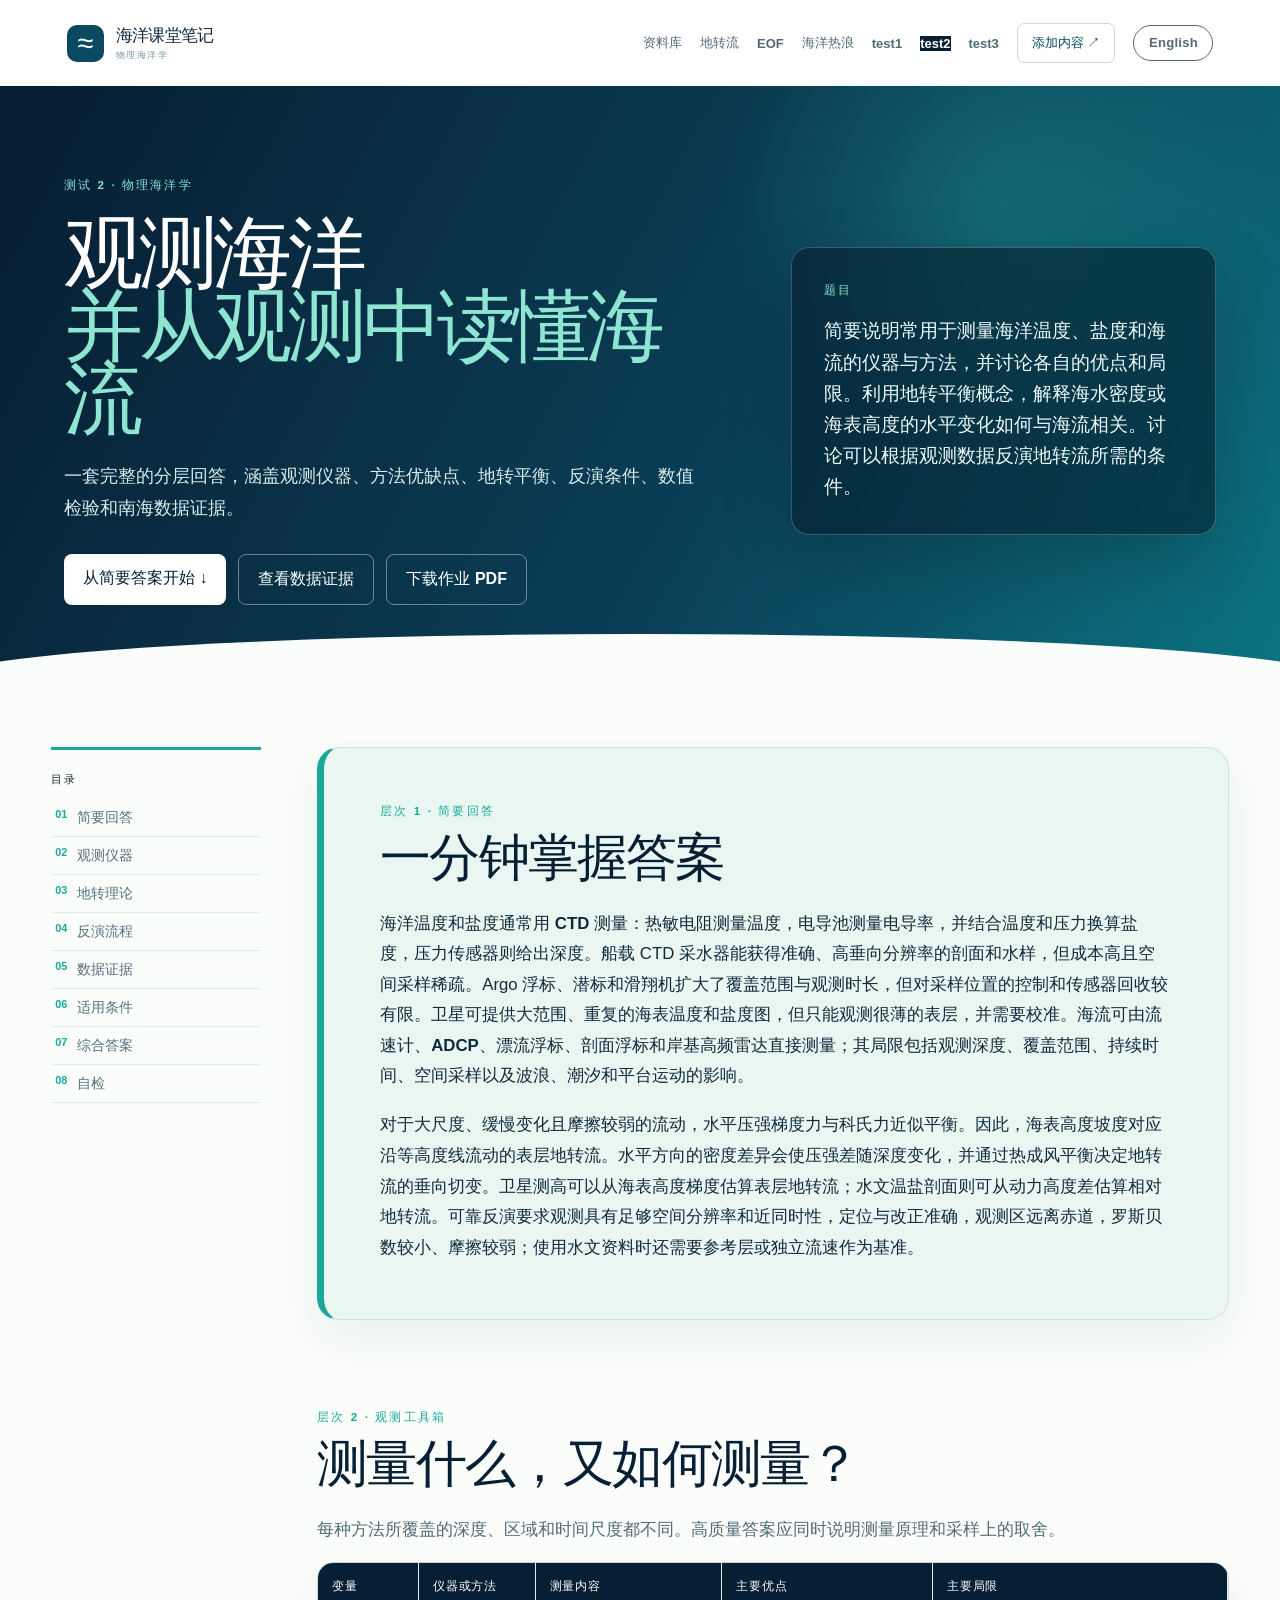
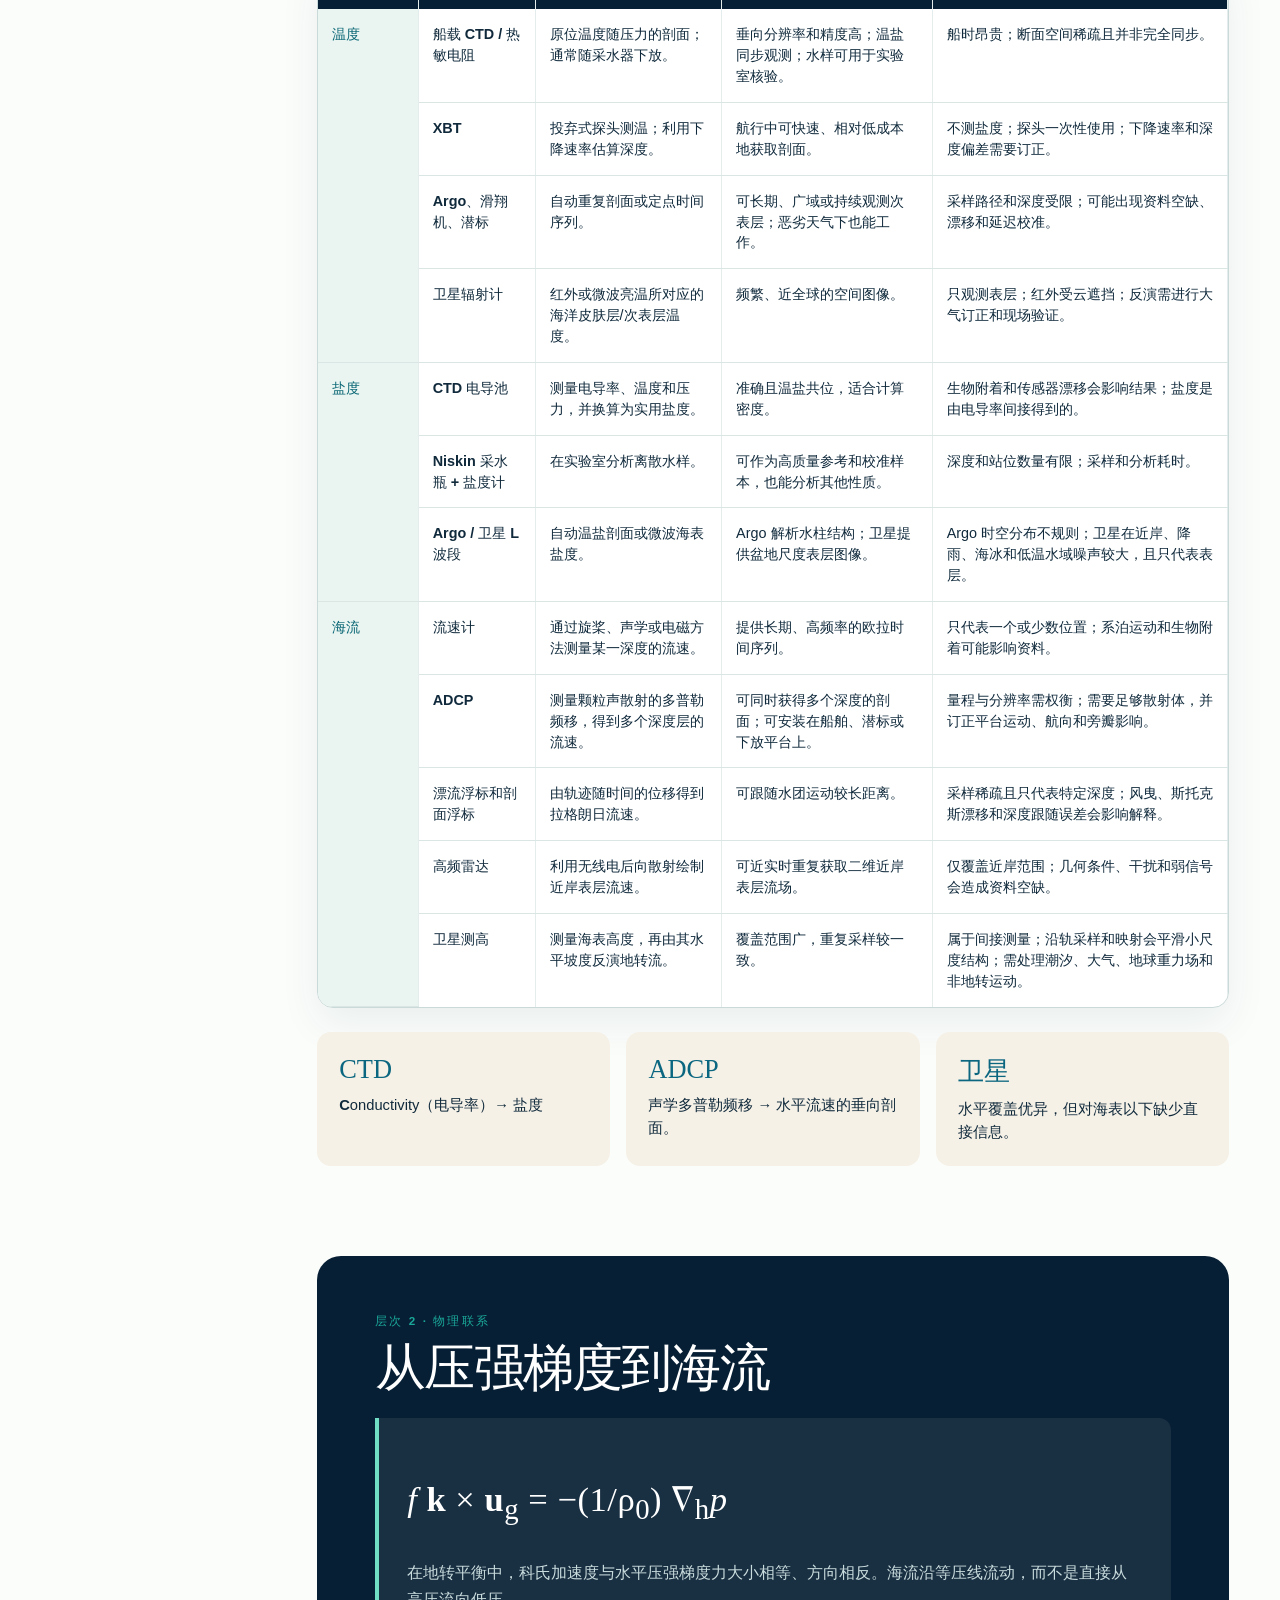
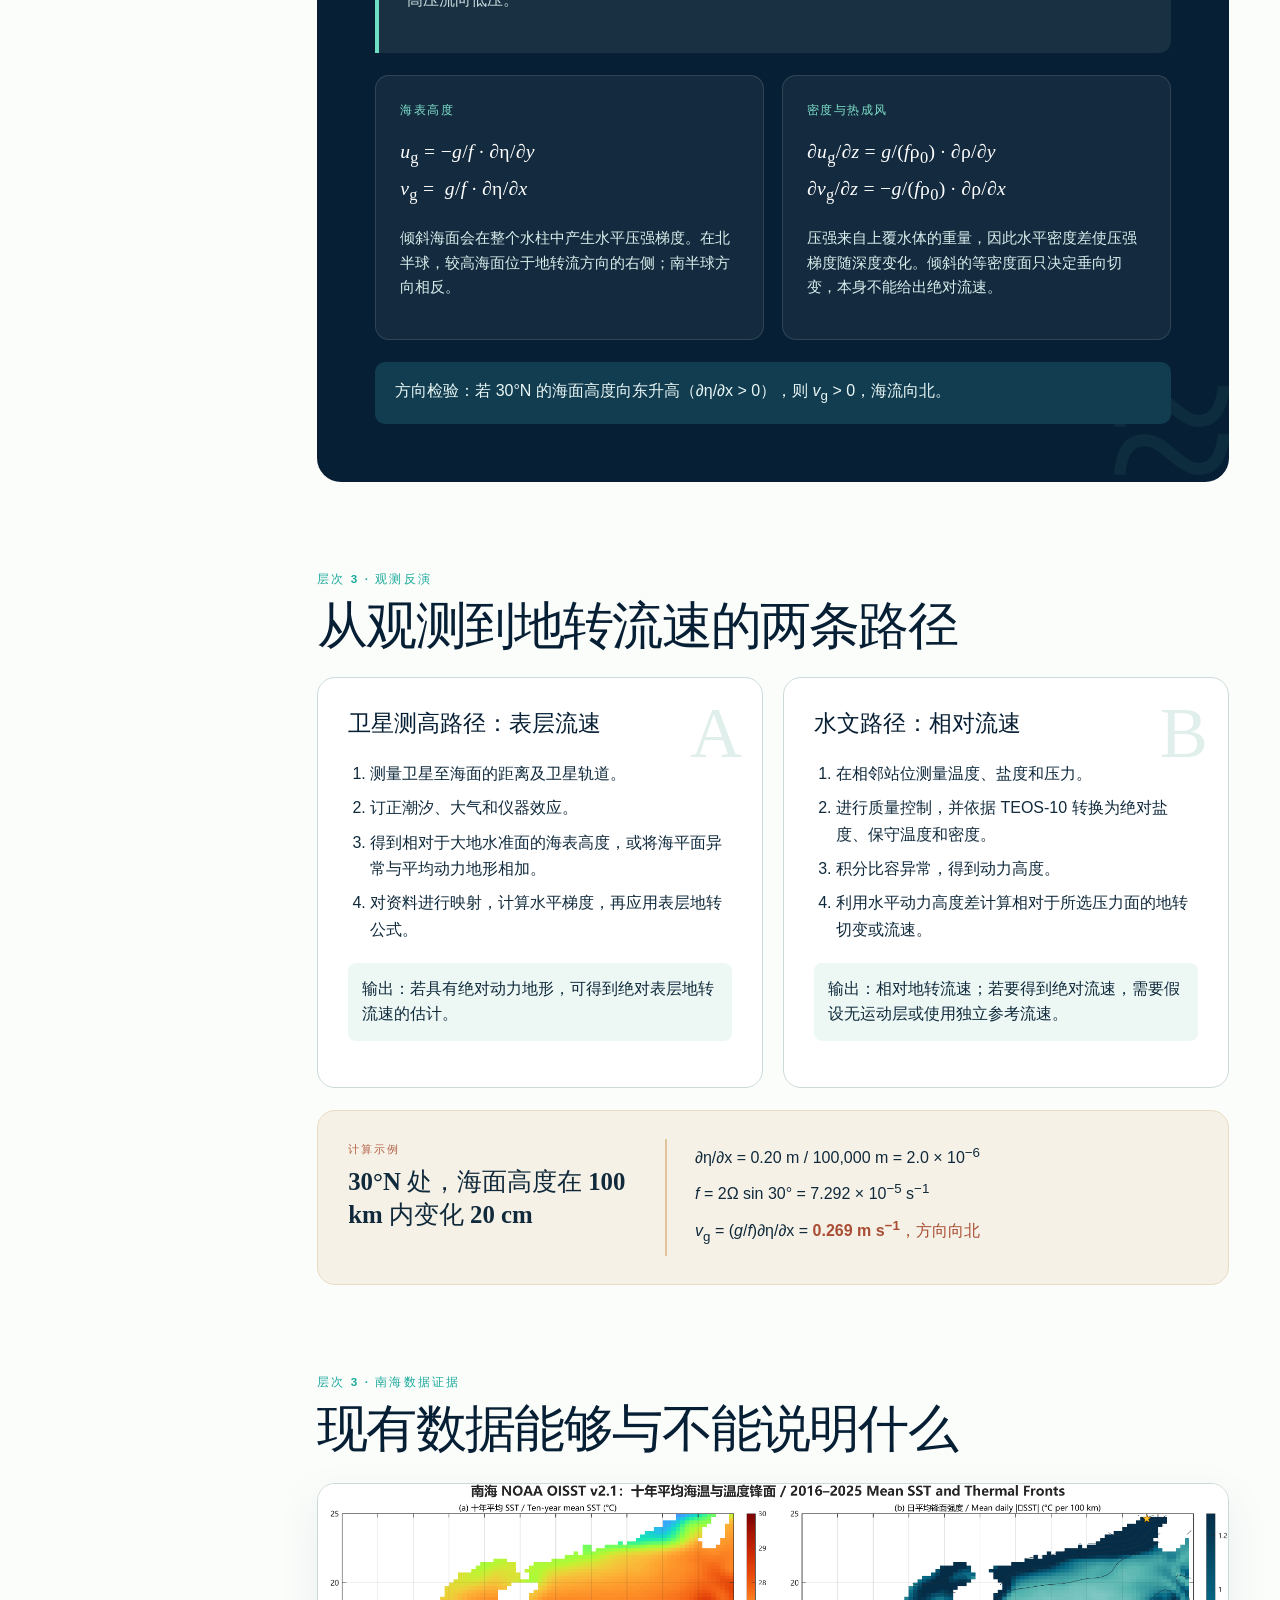
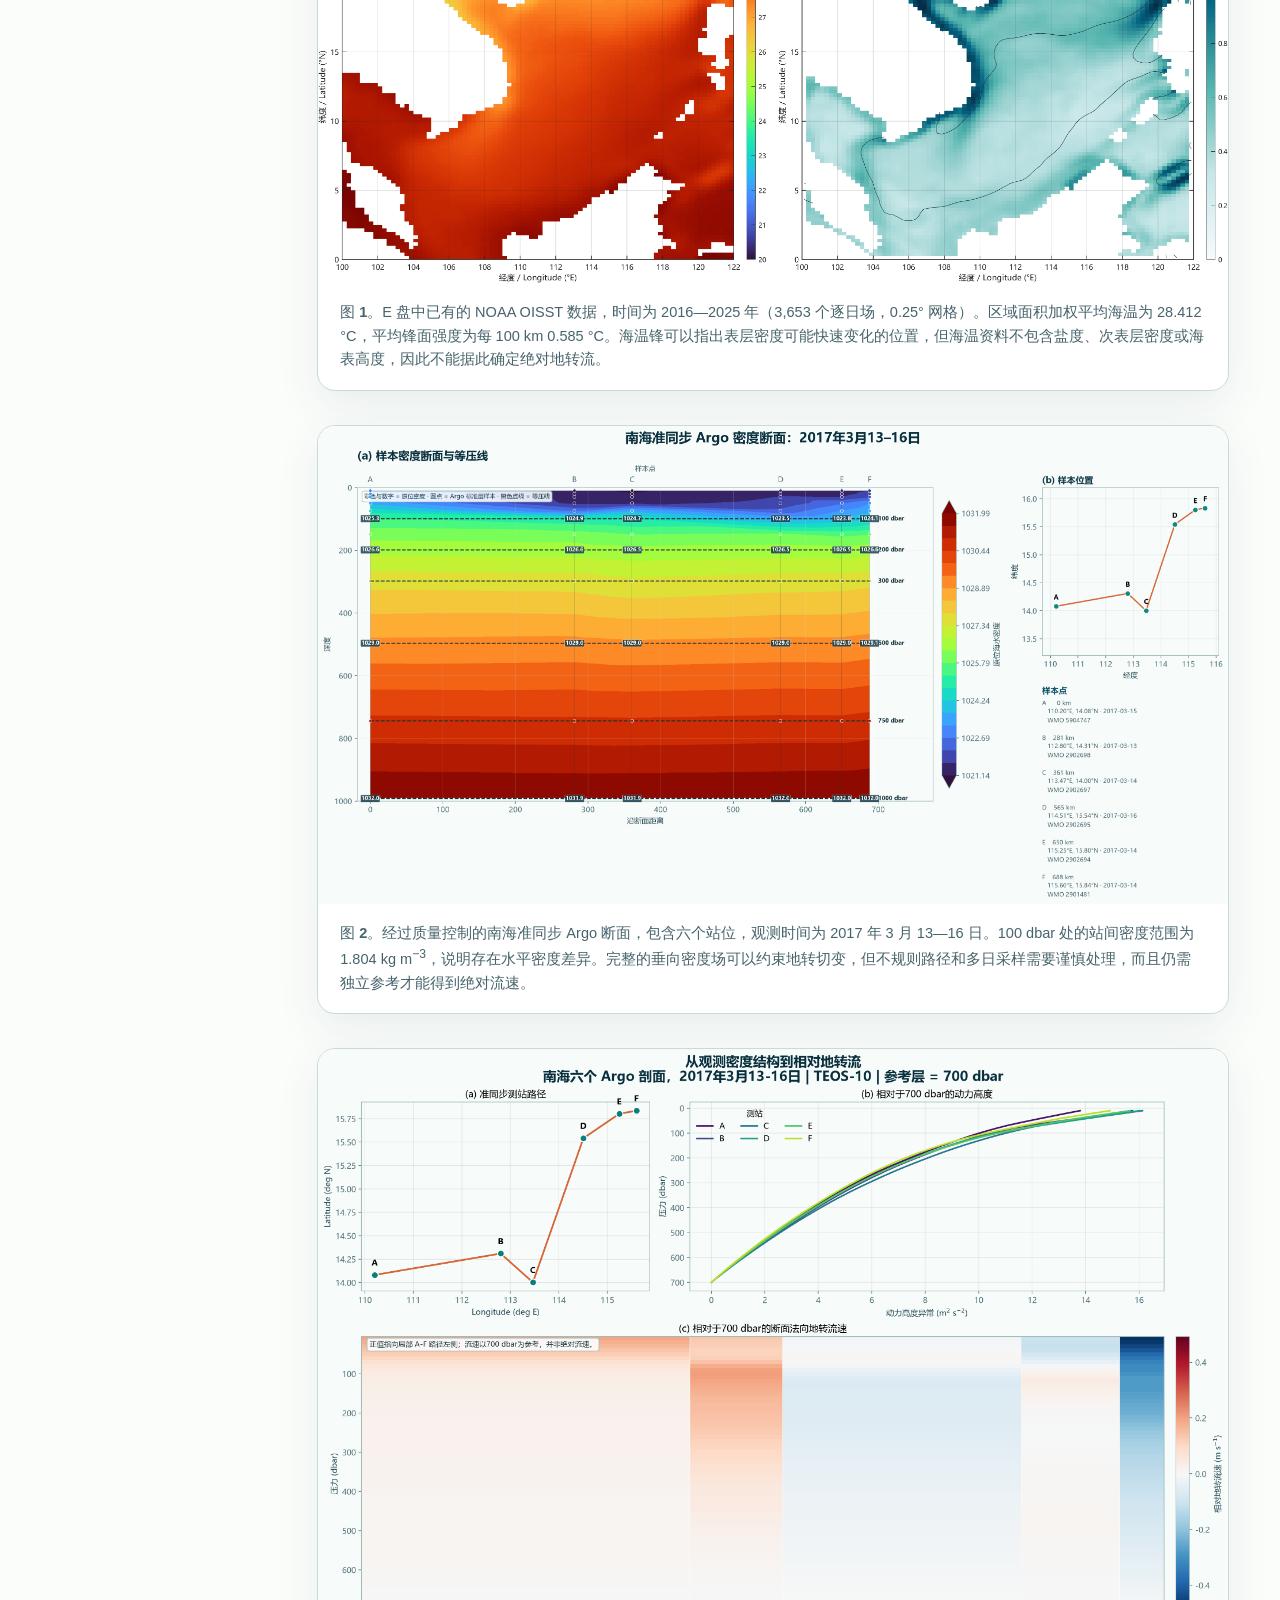
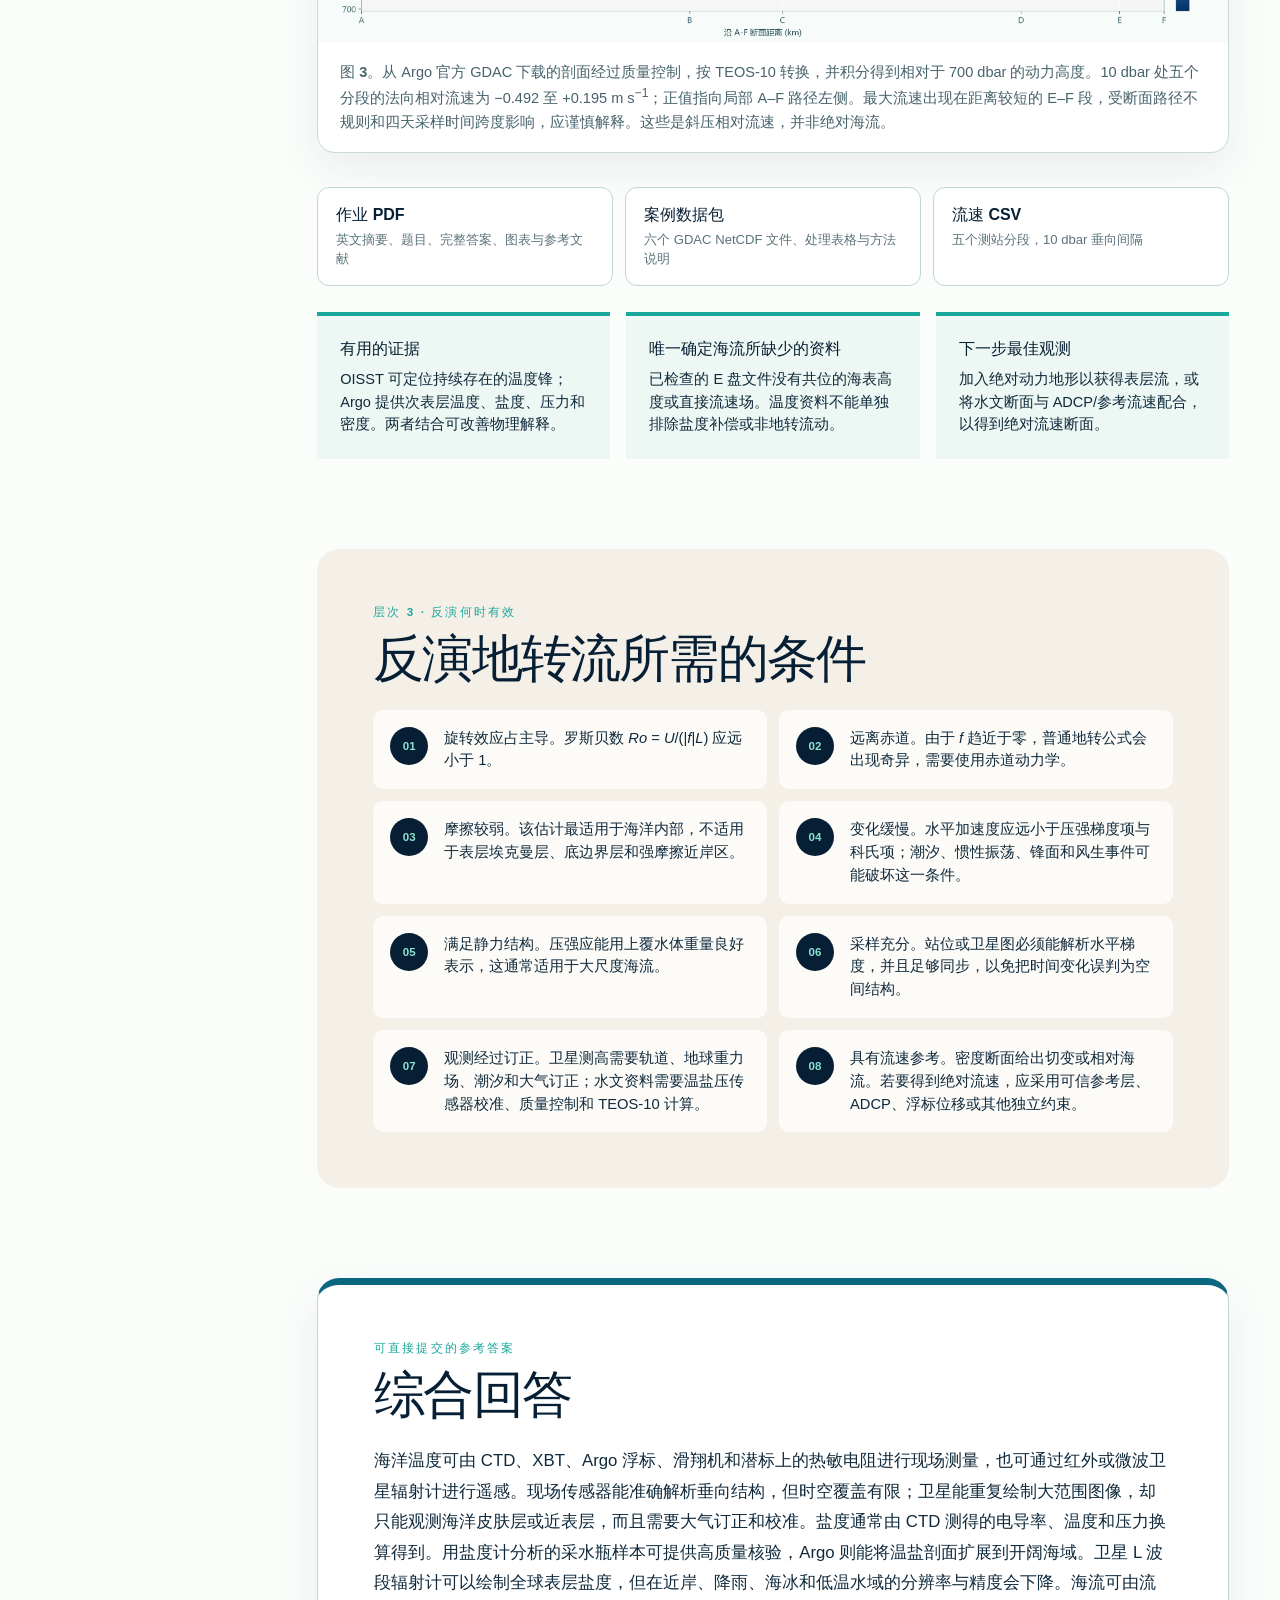
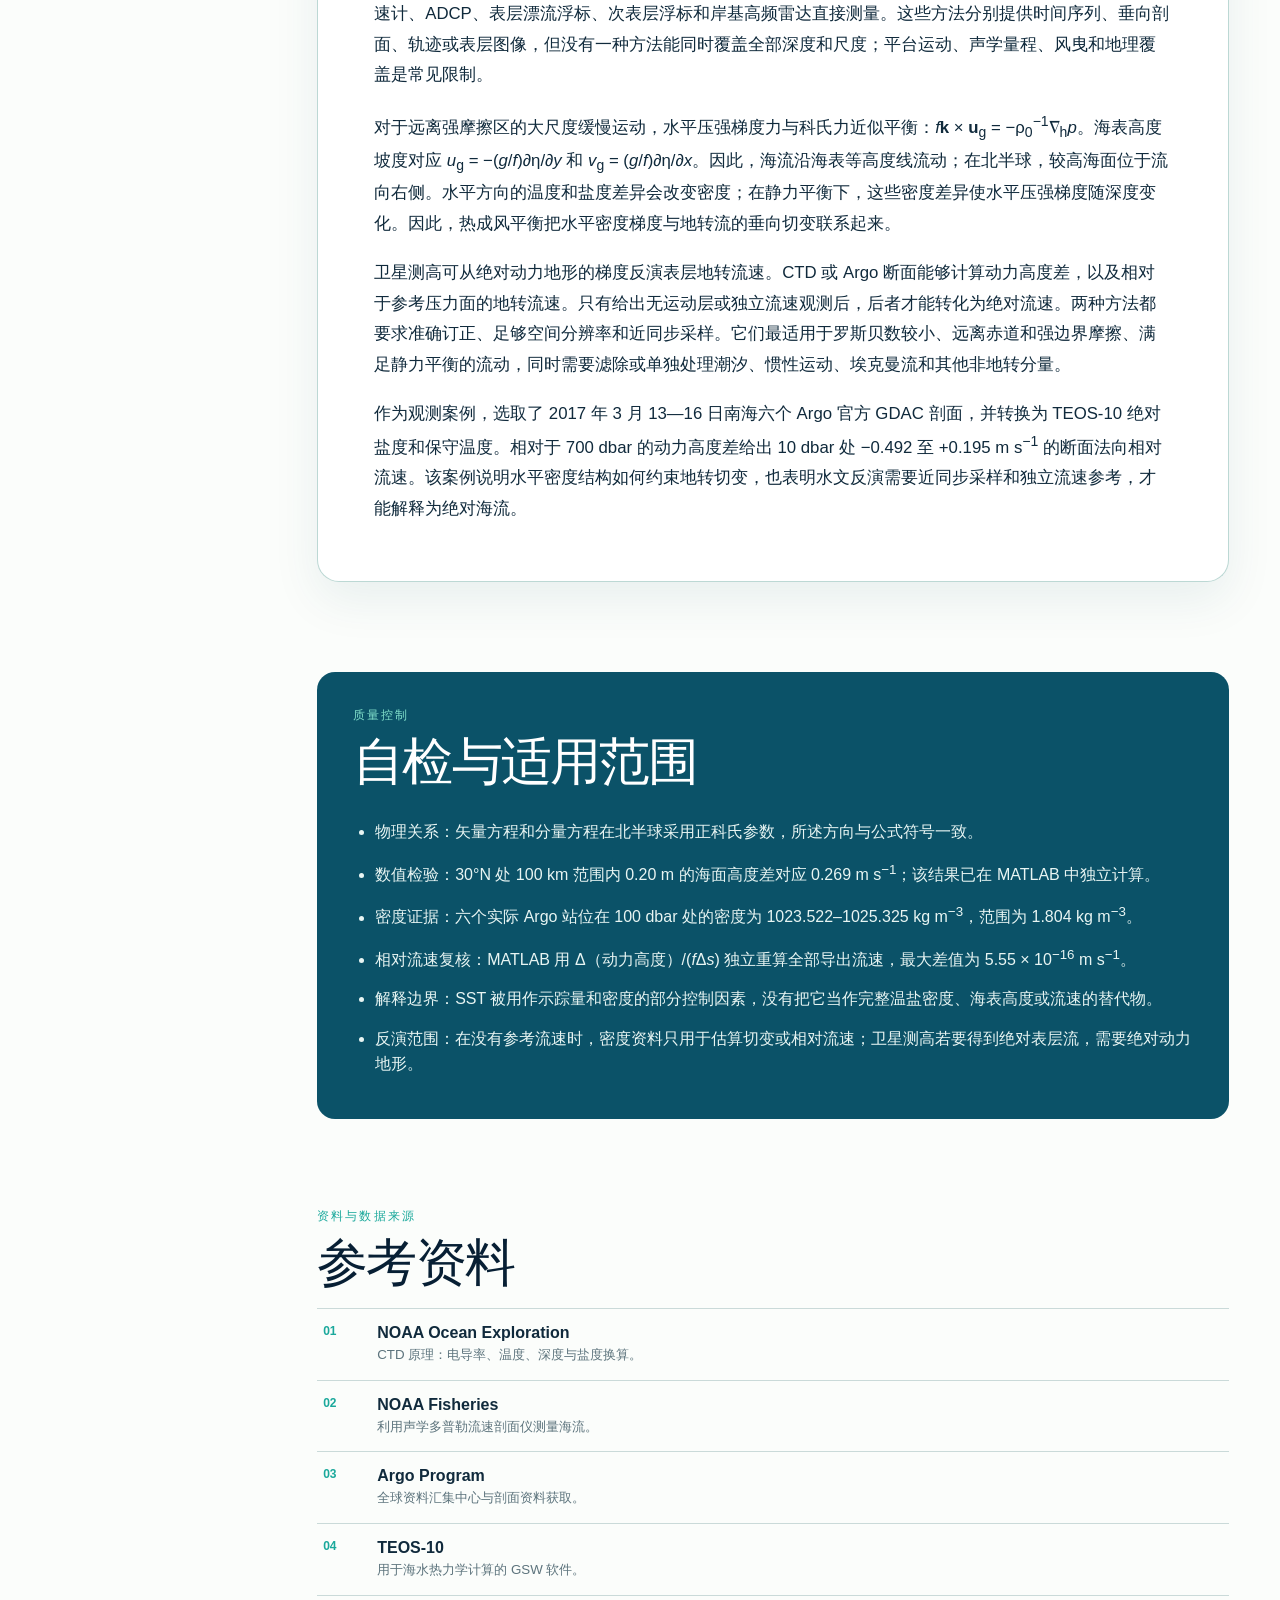
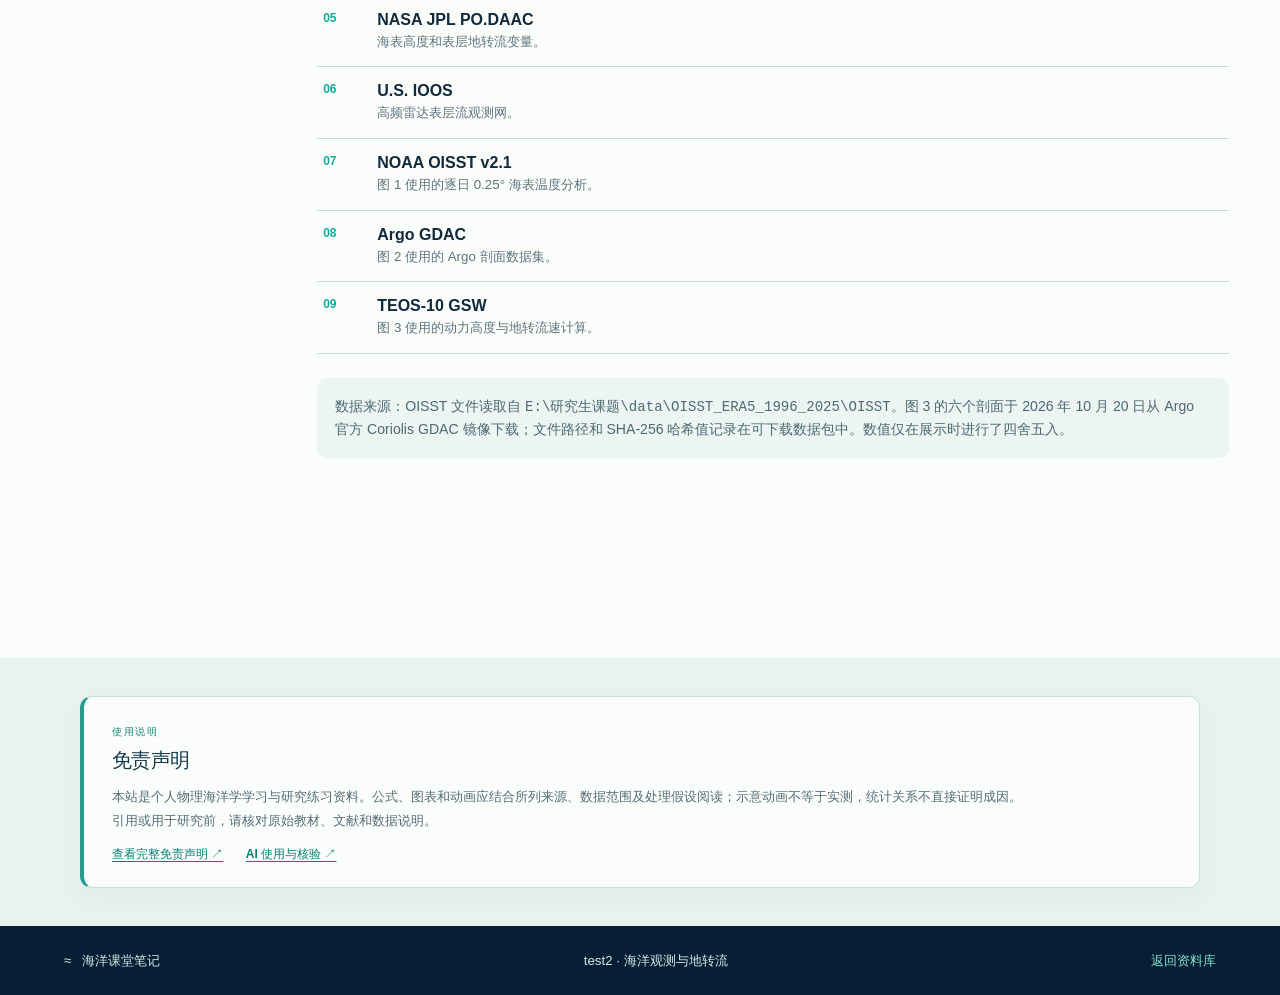
<file: test2.html>
<!doctype html>
<html lang="zh-CN">
<head>
  <meta charset="utf-8">
  <meta name="viewport" content="width=device-width, initial-scale=1">
  <meta name="theme-color" content="#071f34">
  <meta name="description" content="A layered answer on instruments for measuring ocean temperature, salinity and currents, and on inferring geostrophic currents from density or sea-surface-height observations.">
  <link rel="canonical" href="https://yihan8895-bot.github.io/ocean-class-notes/test2.html">
  <meta property="og:type" content="article">
  <meta property="og:title" content="test2 | Ocean Measurements and Geostrophic Currents">
  <meta property="og:description" content="Measurement methods, advantages and limitations, geostrophic equations, observational conditions, a worked example and South China Sea data evidence.">
  <meta property="og:url" content="https://yihan8895-bot.github.io/ocean-class-notes/test2.html">
  <meta property="og:image" content="https://yihan8895-bot.github.io/ocean-class-notes/assets/geostrophic/scs_oisst_mean_fronts_2016_2025.png">
  <meta name="twitter:card" content="summary_large_image">
  <title>test2 | Ocean Measurements and Geostrophic Currents</title>
  <link rel="stylesheet" href="styles.css?v=20261015-i18n">
  <link rel="stylesheet" href="test2.css?v=20261020-case">
  <script src="i18n.js?v=20261020-test2" defer></script>
  <script src="test2-i18n.js?v=20261020-case" defer></script>
<link rel="stylesheet" href="disclaimer.css?v=20261105"><script src="disclaimer.js?v=20261105" defer></script></head>
<body class="test2-page">
  <header class="site-header">
    <a class="identity" href="./"><span class="logo">≈</span><span>海洋课堂笔记 / Ocean Classroom Notes<small>物理海洋学 / PHYSICAL OCEANOGRAPHY</small></span></a>
    <nav><a href="./">Library</a><a href="geostrophic.html">Geostrophy</a><a href="eof.html">EOF</a><a href="heatwaves.html">MHW</a><a href="test1.html">test1</a><a class="topic-link" href="test2.html" aria-current="page">test2</a><a href="test3.html">波动 / Waves</a><a class="admin-link" href="editor.html">Add Content ↗</a></nav>
  </header>

  <main>
    <section class="t2-hero">
      <div class="t2-hero-copy">
        <span class="t2-kicker">TEST 2 · PHYSICAL OCEANOGRAPHY</span>
        <h1>Measuring the Ocean<br><span>and Reading Its Currents</span></h1>
        <p class="t2-lead">A complete, layered answer covering instruments, observing methods, geostrophic balance, inference requirements, a numerical check and evidence from South China Sea data.</p>
        <div class="t2-actions"><a href="#brief">Start with the brief answer ↓</a><a href="#evidence" class="secondary">See the data evidence</a><a href="output/pdf/test2-ocean-measurements-and-geostrophic-currents.pdf" class="secondary" download>Download assignment PDF</a></div>
      </div>
      <aside class="question-card" aria-label="Assignment question">
        <span>THE QUESTION</span>
        <p>Briefly describe the instruments and methods commonly used to measure ocean temperature, salinity, and currents, and discuss their advantages and limitations. Using the concept of geostrophic balance, explain how horizontal variations in seawater density or sea surface height are related to ocean currents. Discuss the conditions under which geostrophic currents can be inferred from observational data.</p>
      </aside>
    </section>

    <div class="t2-layout">
      <aside class="t2-toc" aria-label="Page contents">
        <strong>CONTENTS</strong>
        <a href="#brief"><b>01</b> Brief answer</a>
        <a href="#measure"><b>02</b> Instruments</a>
        <a href="#theory"><b>03</b> Geostrophic theory</a>
        <a href="#inference"><b>04</b> Inference workflows</a>
        <a href="#evidence"><b>05</b> Data evidence</a>
        <a href="#conditions"><b>06</b> Conditions</a>
        <a href="#model-answer"><b>07</b> Model answer</a>
        <a href="#check"><b>08</b> Self-check</a>
      </aside>

      <article class="t2-article">
        <section id="brief" class="answer-card accent-card">
          <div class="section-label">LEVEL 1 · BRIEF ANSWER</div>
          <h2>The answer in one minute</h2>
          <p>Ocean temperature and salinity are commonly measured with a <strong>CTD</strong>: a thermistor measures temperature, a conductivity cell provides salinity after conversion using temperature and pressure, and a pressure sensor gives depth. Shipboard CTD rosettes provide accurate, high-resolution profiles and water samples but are costly and sparse. Argo floats, moorings and gliders extend coverage and duration, with less control over sampling and sensor recovery. Satellites offer broad, repeated maps of sea-surface temperature and salinity but observe only a shallow surface layer and require calibration. Currents are measured directly with current meters, <strong>ADCPs</strong>, drifters, floats and coastal HF radar; their trade-offs include limited depth, range, duration, spatial coverage and sensitivity to waves, tides or platform motion.</p>
          <p>For large-scale, slowly varying flow with weak friction, the horizontal pressure-gradient force approximately balances the Coriolis force. A sea-surface-height slope therefore implies a surface geostrophic current parallel to height contours. Horizontal density differences create pressure differences that change with depth, so they determine the <strong>vertical shear</strong> of the geostrophic current through thermal-wind balance. Altimetry can estimate surface geostrophic velocity from sea-surface-height gradients; hydrographic temperature-salinity profiles can estimate relative geostrophic velocity from dynamic-height differences. Reliable inference requires observations with adequate spatial resolution and near-synoptic timing, accurate positioning and corrections, distance from the equator, a small Rossby number, weak friction, and a reference level or independent velocity for hydrographic estimates.</p>
        </section>

        <section id="measure">
          <div class="section-label">LEVEL 2 · MEASUREMENT TOOLKIT</div>
          <h2>What is measured, and how?</h2>
          <p class="section-intro">Every method samples a different combination of depth, area and time. A strong answer identifies both the physical principle and the sampling trade-off.</p>
          <div class="table-wrap">
            <table>
              <thead><tr><th>Variable</th><th>Instrument or method</th><th>What it measures</th><th>Main advantages</th><th>Main limitations</th></tr></thead>
              <tbody>
                <tr><th rowspan="4">Temperature</th><td><strong>Ship CTD / thermistor</strong></td><td>In situ temperature versus pressure; often lowered on a rosette.</td><td>High vertical resolution and accuracy; paired T–S observations; bottles allow laboratory checks.</td><td>Ship time is expensive; sections are spatially sparse and not instantaneous.</td></tr>
                <tr><td><strong>XBT</strong></td><td>Temperature from a falling probe; depth is estimated from fall rate.</td><td>Fast and relatively inexpensive underway profiling.</td><td>No salinity; expendable; fall-rate and depth biases require correction.</td></tr>
                <tr><td><strong>Argo, gliders, moorings</strong></td><td>Repeated autonomous profiles or fixed time series.</td><td>Long duration, broad or sustained subsurface sampling; works in poor weather.</td><td>Sampling paths/depths are constrained; gaps, drift and delayed calibration can occur.</td></tr>
                <tr><td><strong>Satellite radiometers</strong></td><td>Infrared or microwave brightness related to skin/subskin SST.</td><td>Frequent, nearly global maps.</td><td>Surface only; infrared is blocked by cloud; retrievals need atmospheric correction and in situ validation.</td></tr>

                <tr><th rowspan="3">Salinity</th><td><strong>CTD conductivity cell</strong></td><td>Conductivity plus temperature and pressure, converted to Practical Salinity.</td><td>Accurate, co-located profiles suitable for density calculation.</td><td>Biofouling and sensor drift matter; conductivity is an indirect salinity measurement.</td></tr>
                <tr><td><strong>Niskin bottle + salinometer</strong></td><td>Discrete water sample analyzed in the laboratory.</td><td>High-quality reference and calibration samples; other properties can be measured.</td><td>Few depths and stations; sample handling takes time.</td></tr>
                <tr><td><strong>Argo / satellite L-band</strong></td><td>Autonomous profiles or microwave sea-surface salinity.</td><td>Argo resolves the water column; satellites provide basin-scale surface maps.</td><td>Argo is irregular in space/time; satellite signals are noisy near land, rain, ice and cold water and represent only the surface.</td></tr>

                <tr><th rowspan="5">Currents</th><td><strong>Current meter</strong></td><td>Velocity at one depth using rotors, acoustics or electromagnetic sensing.</td><td>Long, high-frequency Eulerian time series.</td><td>Only one or a few points; mooring motion and biofouling can affect data.</td></tr>
                <tr><td><strong>ADCP</strong></td><td>Doppler shift of sound scattered by particles, yielding velocity in depth bins.</td><td>Profiles several depths at once; can be shipboard, moored or lowered.</td><td>Range/resolution trade-off; needs scatterers and careful correction for platform motion, heading and sidelobes.</td></tr>
                <tr><td><strong>Drifters and floats</strong></td><td>Trajectory displacement over time: a Lagrangian velocity.</td><td>Follows water parcels over large distances.</td><td>Sparse and depth-specific; windage, Stokes drift and imperfect depth following can bias interpretation.</td></tr>
                <tr><td><strong>HF radar</strong></td><td>Radio backscatter used to map coastal surface velocity.</td><td>Repeated two-dimensional coastal maps in near real time.</td><td>Coastal range only; geometry, interference and low signal can create gaps.</td></tr>
                <tr><td><strong>Satellite altimetry</strong></td><td>Sea-surface height; geostrophic current is inferred from its horizontal slope.</td><td>Repeated, broad-scale coverage with consistent sampling.</td><td>Indirect; along-track sampling and mapping smooth small scales; tides, atmosphere, geoid and ageostrophic motions require treatment.</td></tr>
              </tbody>
            </table>
          </div>
          <div class="memory-grid">
            <div><span>CTD</span><p><strong>C</strong>onductivity → salinity<br><strong>T</strong>emperature → heat state<br><strong>D</strong>epth → from pressure</p></div>
            <div><span>ADCP</span><p>Acoustic Doppler shift → a vertical profile of horizontal velocity.</p></div>
            <div><span>Satellite</span><p>Excellent horizontal coverage; limited direct information below the surface.</p></div>
          </div>
        </section>

        <section id="theory" class="dark-section">
          <div class="section-label">LEVEL 2 · PHYSICAL LINK</div>
          <h2>From pressure gradients to currents</h2>
          <div class="equation-card">
            <p class="equation"><i>f</i> <b>k</b> × <b>u</b><sub>g</sub> = −(1/ρ<sub>0</sub>) ∇<sub>h</sub><i>p</i></p>
            <p>In geostrophic balance, the Coriolis acceleration and horizontal pressure-gradient force are equal and opposite. The current runs along pressure contours rather than directly from high pressure to low pressure.</p>
          </div>
          <div class="theory-grid">
            <article>
              <span>SEA-SURFACE HEIGHT</span>
              <p class="equation small"><i>u</i><sub>g</sub> = −<i>g</i>/<i>f</i> · ∂η/∂<i>y</i><br><i>v</i><sub>g</sub> = &nbsp;<i>g</i>/<i>f</i> · ∂η/∂<i>x</i></p>
              <p>A tilted sea surface creates a horizontal pressure gradient through the entire water column. In the Northern Hemisphere, higher sea level lies to the right of the geostrophic flow; the direction reverses in the Southern Hemisphere.</p>
            </article>
            <article>
              <span>DENSITY AND THERMAL WIND</span>
              <p class="equation small">∂<i>u</i><sub>g</sub>/∂<i>z</i> = <i>g</i>/(<i>f</i>ρ<sub>0</sub>) · ∂ρ/∂<i>y</i><br>∂<i>v</i><sub>g</sub>/∂<i>z</i> = −<i>g</i>/(<i>f</i>ρ<sub>0</sub>) · ∂ρ/∂<i>x</i></p>
              <p>Because pressure is the weight of the water above, horizontal density contrasts make pressure gradients vary with depth. Sloping isopycnals therefore imply vertical shear, not an absolute velocity by themselves.</p>
            </article>
          </div>
          <div class="direction-note"><strong>Direction check:</strong> if sea level rises eastward (∂η/∂x &gt; 0) at 30°N, then <i>v</i><sub>g</sub> &gt; 0: the current points north.</div>
        </section>

        <section id="inference">
          <div class="section-label">LEVEL 3 · OBSERVATIONAL INFERENCE</div>
          <h2>Two routes from observations to geostrophic velocity</h2>
          <div class="workflow-grid">
            <article class="workflow-card">
              <span class="workflow-no">A</span><h3>Altimetric route: surface velocity</h3>
              <ol><li>Measure satellite-to-surface range and orbit.</li><li>Correct for tides, atmosphere and instrumental effects.</li><li>Form sea-surface height relative to the geoid, or combine sea-level anomaly with mean dynamic topography.</li><li>Map the field, calculate horizontal gradients, and apply the surface equations above.</li></ol>
              <p class="result"><strong>Output:</strong> an estimate of absolute surface geostrophic velocity when absolute dynamic topography is available.</p>
            </article>
            <article class="workflow-card">
              <span class="workflow-no">B</span><h3>Hydrographic route: relative velocity</h3>
              <ol><li>Measure temperature, salinity and pressure at neighboring stations.</li><li>Apply quality control and convert to Absolute Salinity, Conservative Temperature and density using TEOS-10.</li><li>Integrate specific-volume anomaly to obtain dynamic height.</li><li>Use horizontal dynamic-height differences to calculate geostrophic shear or velocity relative to a chosen pressure.</li></ol>
              <p class="result"><strong>Output:</strong> relative geostrophic velocity; an assumed level of no motion or an independent reference velocity is needed for an absolute current.</p>
            </article>
          </div>

          <aside class="worked-example">
            <div><span>WORKED EXAMPLE</span><h3>A 20 cm height change across 100 km at 30°N</h3></div>
            <div class="calculation"><p>∂η/∂x = 0.20 m / 100,000 m = 2.0 × 10<sup>−6</sup></p><p><i>f</i> = 2Ω sin 30° = 7.292 × 10<sup>−5</sup> s<sup>−1</sup></p><p><i>v</i><sub>g</sub> = (<i>g</i>/<i>f</i>)∂η/∂x = <strong>0.269 m s<sup>−1</sup> northward</strong></p></div>
          </aside>
        </section>

        <section id="evidence">
          <div class="section-label">LEVEL 3 · SOUTH CHINA SEA EVIDENCE</div>
          <h2>What the available data can—and cannot—show</h2>
          <figure class="data-figure">
            <img src="assets/geostrophic/scs_oisst_mean_fronts_2016_2025.png" alt="Maps of 2016–2025 mean sea-surface temperature and mean daily SST-front strength in the South China Sea">
            <figcaption><strong>Figure 1.</strong> NOAA OISST data already stored on the E: drive, 2016–2025 (3,653 daily fields, 0.25° grid). The area-weighted mean SST is 28.412 °C and the mean front strength is 0.585 °C per 100 km. SST fronts identify locations where surface density may change sharply, but SST alone omits salinity, subsurface density and sea-surface height. It therefore cannot determine an absolute geostrophic current.</figcaption>
          </figure>
          <figure class="data-figure">
            <img src="assets/argo/argo_scs_density_isobar_section.png?v=20261020" data-i18n-src="assets/argo/argo_scs_density_isobar_section" data-i18n-ext="png" data-i18n-zh-suffix="" alt="2017年3月南海六站Argo原位密度断面 / Six-station South China Sea Argo in-situ density section from March 2017">
            <figcaption><strong>Figure 2.</strong> A quality-controlled, quasi-synoptic Argo section across six South China Sea stations, 13–16 March 2017. At 100 dbar, the station density range is 1.804 kg m<sup>−3</sup>, confirming a horizontal density contrast. The full vertical density field can constrain geostrophic shear, but the irregular path and multi-day sampling require care, and an independent reference is still needed for absolute velocity.</figcaption>
          </figure>
          <figure class="data-figure">
            <img src="assets/argo/test2_scs_relative_geostrophic_velocity.png?v=20261020" data-i18n-src="assets/argo/test2_scs_relative_geostrophic_velocity" data-i18n-ext="png" data-i18n-zh-suffix="" alt="南海六个Argo剖面动力高度与相对地转流速 / Dynamic height and relative geostrophic velocity from six South China Sea Argo profiles">
            <figcaption><strong>Figure 3.</strong> The downloaded official Argo GDAC profiles were quality controlled, converted with TEOS-10 and integrated to dynamic height relative to 700 dbar. At 10 dbar, the five segment-normal relative velocities range from −0.492 to +0.195 m s<sup>−1</sup>; positive points left of the local A–F path. The strongest magnitude occurs across the short E–F segment and should be interpreted cautiously because the path is irregular and the profiles span four days. These are relative baroclinic velocities, not absolute currents.</figcaption>
          </figure>
          <div class="data-downloads" aria-label="Case study downloads">
            <a href="output/pdf/test2-ocean-measurements-and-geostrophic-currents.pdf" download><strong>Assignment PDF</strong><span>English abstract, question, answer, figures and references</span></a>
            <a href="output/data/test2-argo-case-data.zip" download><strong>Case data package</strong><span>Six GDAC NetCDF files, processed tables and method notes</span></a>
            <a href="assets/argo/test2_argo_relative_geostrophic_velocity.csv" download><strong>Velocity CSV</strong><span>Five station pairs at 10 dbar intervals</span></a>
          </div>
          <div class="evidence-cards">
            <article><strong>Useful evidence</strong><p>OISST locates persistent thermal fronts. Argo supplies subsurface temperature, salinity, pressure and density. Together they improve physical interpretation.</p></article>
            <article><strong>Missing for a unique current</strong><p>The E: drive files inspected contain no collocated SSH or direct velocity field. Temperature alone cannot separate salinity compensation or ageostrophic flow.</p></article>
            <article><strong>Best next observation</strong><p>Add mapped absolute dynamic topography for surface flow, or pair the hydrographic section with an ADCP/reference velocity for an absolute section.</p></article>
          </div>
        </section>

        <section id="conditions" class="conditions-section">
          <div class="section-label">LEVEL 3 · WHEN THE INFERENCE IS VALID</div>
          <h2>Conditions for inferring geostrophic currents</h2>
          <div class="check-grid">
            <div><b>01</b><p><strong>Rotation dominates.</strong> The Rossby number <i>Ro</i> = <i>U</i>/(|<i>f</i>|<i>L</i>) should be much smaller than one.</p></div>
            <div><b>02</b><p><strong>Away from the equator.</strong> Because <i>f</i> approaches zero, ordinary geostrophic formulas become singular and equatorial dynamics must be used.</p></div>
            <div><b>03</b><p><strong>Weak friction.</strong> The estimate is most appropriate in the ocean interior, outside the surface Ekman layer, bottom boundary layer and strongly frictional coastal zones.</p></div>
            <div><b>04</b><p><strong>Slow evolution.</strong> Horizontal acceleration should be small relative to pressure-gradient and Coriolis terms; tides, inertial oscillations, fronts and wind-driven events may violate this.</p></div>
            <div><b>05</b><p><strong>Hydrostatic structure.</strong> Pressure should be well represented by the weight of the overlying water, as is typical for large-scale ocean flow.</p></div>
            <div><b>06</b><p><strong>Adequate sampling.</strong> Stations or satellite maps must resolve the horizontal gradient and be sufficiently simultaneous that temporal change is not mistaken for spatial structure.</p></div>
            <div><b>07</b><p><strong>Corrected observations.</strong> Altimetry needs orbit, geoid, tide and atmospheric corrections; hydrography needs calibrated T–S–p sensors, quality control and TEOS-10 calculations.</p></div>
            <div><b>08</b><p><strong>A velocity reference.</strong> Density sections yield shear or relative current. Use a credible reference level, ADCP, float displacement or another independent constraint for absolute velocity.</p></div>
          </div>
        </section>

        <section id="model-answer" class="answer-card model-answer">
          <div class="section-label">SUBMISSION-READY MODEL ANSWER</div>
          <h2>Integrated response</h2>
          <p>Ocean temperature is measured in situ by thermistors on CTDs, XBTs, Argo floats, gliders and moorings, and remotely by infrared or microwave satellite radiometers. In situ sensors resolve the vertical structure accurately but provide limited spatial or temporal coverage, whereas satellites repeatedly map large areas but observe only the skin or near-surface ocean and require atmospheric correction and calibration. Salinity is usually derived from conductivity, temperature and pressure measured by a CTD. Bottle samples analyzed with a salinometer provide high-quality checks, and Argo extends T–S profiling over the open ocean. Satellite L-band radiometry maps surface salinity globally, but its resolution and accuracy decline near coasts, rain, ice and cold water. Currents are measured directly by current meters, ADCPs, surface drifters, subsurface floats and coastal HF radar. These methods provide either time series, vertical profiles, trajectories or surface maps, but none samples all depths and scales; platform motion, acoustic range, windage and geographic coverage are common limitations.</p>
          <p>For large-scale, slowly varying motion away from strong friction, the horizontal pressure-gradient force approximately balances the Coriolis force: <i>f</i><b>k</b> × <b>u</b><sub>g</sub> = −ρ<sub>0</sub><sup>−1</sup>∇<sub>h</sub><i>p</i>. At the sea surface, a height slope gives <i>u</i><sub>g</sub> = −(<i>g</i>/<i>f</i>)∂η/∂<i>y</i> and <i>v</i><sub>g</sub> = (<i>g</i>/<i>f</i>)∂η/∂<i>x</i>. Thus the current is parallel to sea-surface-height contours, with higher sea level on its right in the Northern Hemisphere. Horizontal temperature and salinity differences change density; under hydrostatic balance, these density contrasts make the horizontal pressure gradient vary with depth. Thermal-wind balance therefore relates horizontal density gradients to vertical geostrophic shear.</p>
          <p>Satellite altimetry can infer surface geostrophic velocity from gradients of absolute dynamic topography. CTD or Argo sections can infer dynamic-height differences and geostrophic velocity relative to a reference pressure. The latter becomes absolute only when a level of no motion or an independent velocity measurement is supplied. Both approaches require accurate corrections, sufficient spatial resolution and near-synoptic sampling. They work best when the Rossby number is small, the flow is away from the equator and strong boundary friction, hydrostatic balance is appropriate, and tides, inertial motion, Ekman flow and other ageostrophic components have been filtered or treated separately.</p>
          <p>As an observational example, six official Argo GDAC profiles across the South China Sea from 13–16 March 2017 were converted to TEOS-10 Absolute Salinity and Conservative Temperature. Dynamic-height differences relative to 700 dbar give 10 dbar section-normal relative velocities from −0.492 to +0.195 m s<sup>−1</sup>. This demonstrates how horizontal density structure constrains geostrophic shear, while also showing why hydrographic estimates require near-synoptic sampling and an independent velocity reference before they can be interpreted as absolute currents.</p>
        </section>

        <section id="check" class="self-check">
          <div class="section-label">QUALITY CONTROL</div>
          <h2>Self-check and scope</h2>
          <ul>
            <li><strong>Physics:</strong> the vector and component equations use a positive Coriolis parameter in the Northern Hemisphere; the stated direction follows their signs.</li>
            <li><strong>Numerics:</strong> 0.20 m over 100 km at 30°N gives 0.269 m s<sup>−1</sup>; the calculation was independently evaluated in MATLAB.</li>
            <li><strong>Density evidence:</strong> six actual Argo station samples at 100 dbar give 1023.522–1025.325 kg m<sup>−3</sup>, a range of 1.804 kg m<sup>−3</sup>.</li>
            <li><strong>Relative-current verification:</strong> MATLAB independently reproduced every exported velocity from Δ(dynamic height)/(<i>f</i>Δ<i>s</i>); the maximum difference was 5.55 × 10<sup>−16</sup> m s<sup>−1</sup>.</li>
            <li><strong>Interpretation:</strong> SST is treated as a tracer and partial density control, never as a complete substitute for T–S density, SSH or velocity.</li>
            <li><strong>Inference:</strong> density data are described as providing shear/relative velocity unless a reference is supplied; altimetry requires absolute dynamic topography for absolute surface current.</li>
          </ul>
        </section>

        <section class="sources" aria-labelledby="sources-title">
          <div class="section-label">SOURCES AND DATA</div>
          <h2 id="sources-title">References</h2>
          <div class="source-list">
            <a href="https://oceanexplorer.noaa.gov/okeanos/edu/collection/media/hdwe-WCCTD56.pdf"><span>01</span><div><strong>NOAA Ocean Exploration</strong><small>What is a CTD? Conductivity, temperature, depth and salinity conversion.</small></div></a>
            <a href="https://www.fisheries.noaa.gov/science-blog/measuring-ocean-currents-acoustic-doppler-current-profile"><span>02</span><div><strong>NOAA Fisheries</strong><small>Measuring ocean currents with an Acoustic Doppler Current Profiler.</small></div></a>
            <a href="https://argo.ucsd.edu/data/data-from-gdacs/"><span>03</span><div><strong>Argo Program</strong><small>Global Data Assembly Centres and profile data access.</small></div></a>
            <a href="https://www.teos-10.org/software.htm"><span>04</span><div><strong>TEOS-10</strong><small>GSW software for seawater thermodynamic calculations.</small></div></a>
            <a href="https://podaac.jpl.nasa.gov/dataset/NEUROST_SSH-SST_L4_V2024.0"><span>05</span><div><strong>NASA JPL PO.DAAC</strong><small>Sea-surface height and surface geostrophic current variables.</small></div></a>
            <a href="https://ioos.noaa.gov/project/hf-radar/"><span>06</span><div><strong>U.S. IOOS</strong><small>High-frequency radar surface-current observing network.</small></div></a>
            <a href="https://doi.org/10.25921/RE9P-PT57"><span>07</span><div><strong>NOAA OISST v2.1</strong><small>Daily 0.25° sea-surface-temperature analysis used for Figure 1.</small></div></a>
            <a href="https://doi.org/10.17882/42182"><span>08</span><div><strong>Argo GDAC</strong><small>Argo profile dataset used for Figure 2.</small></div></a>
            <a href="https://www.teos-10.org/pubs/gsw/html/gsw_geostrophic_velocity.html"><span>09</span><div><strong>TEOS-10 GSW</strong><small>Dynamic-height and geostrophic-velocity calculation used for Figure 3.</small></div></a>
          </div>
          <p class="data-note">Data provenance: OISST files were read from <code>E:\研究生课题\data\OISST_ERA5_1996_2025\OISST</code>. The six Figure 3 profiles were downloaded from the official Coriolis Argo GDAC mirror on 20 October 2026; file paths and SHA-256 hashes are recorded in the downloadable package. Values are rounded only for presentation.</p>
        </section>
      </article>
    </div>
  </main>

  <footer><span>≈ &nbsp; Ocean Classroom Notes</span><span>test2 · Measurements and Geostrophic Currents</span><a href="./">Back to Library</a></footer>
</body>
</html>
</file>
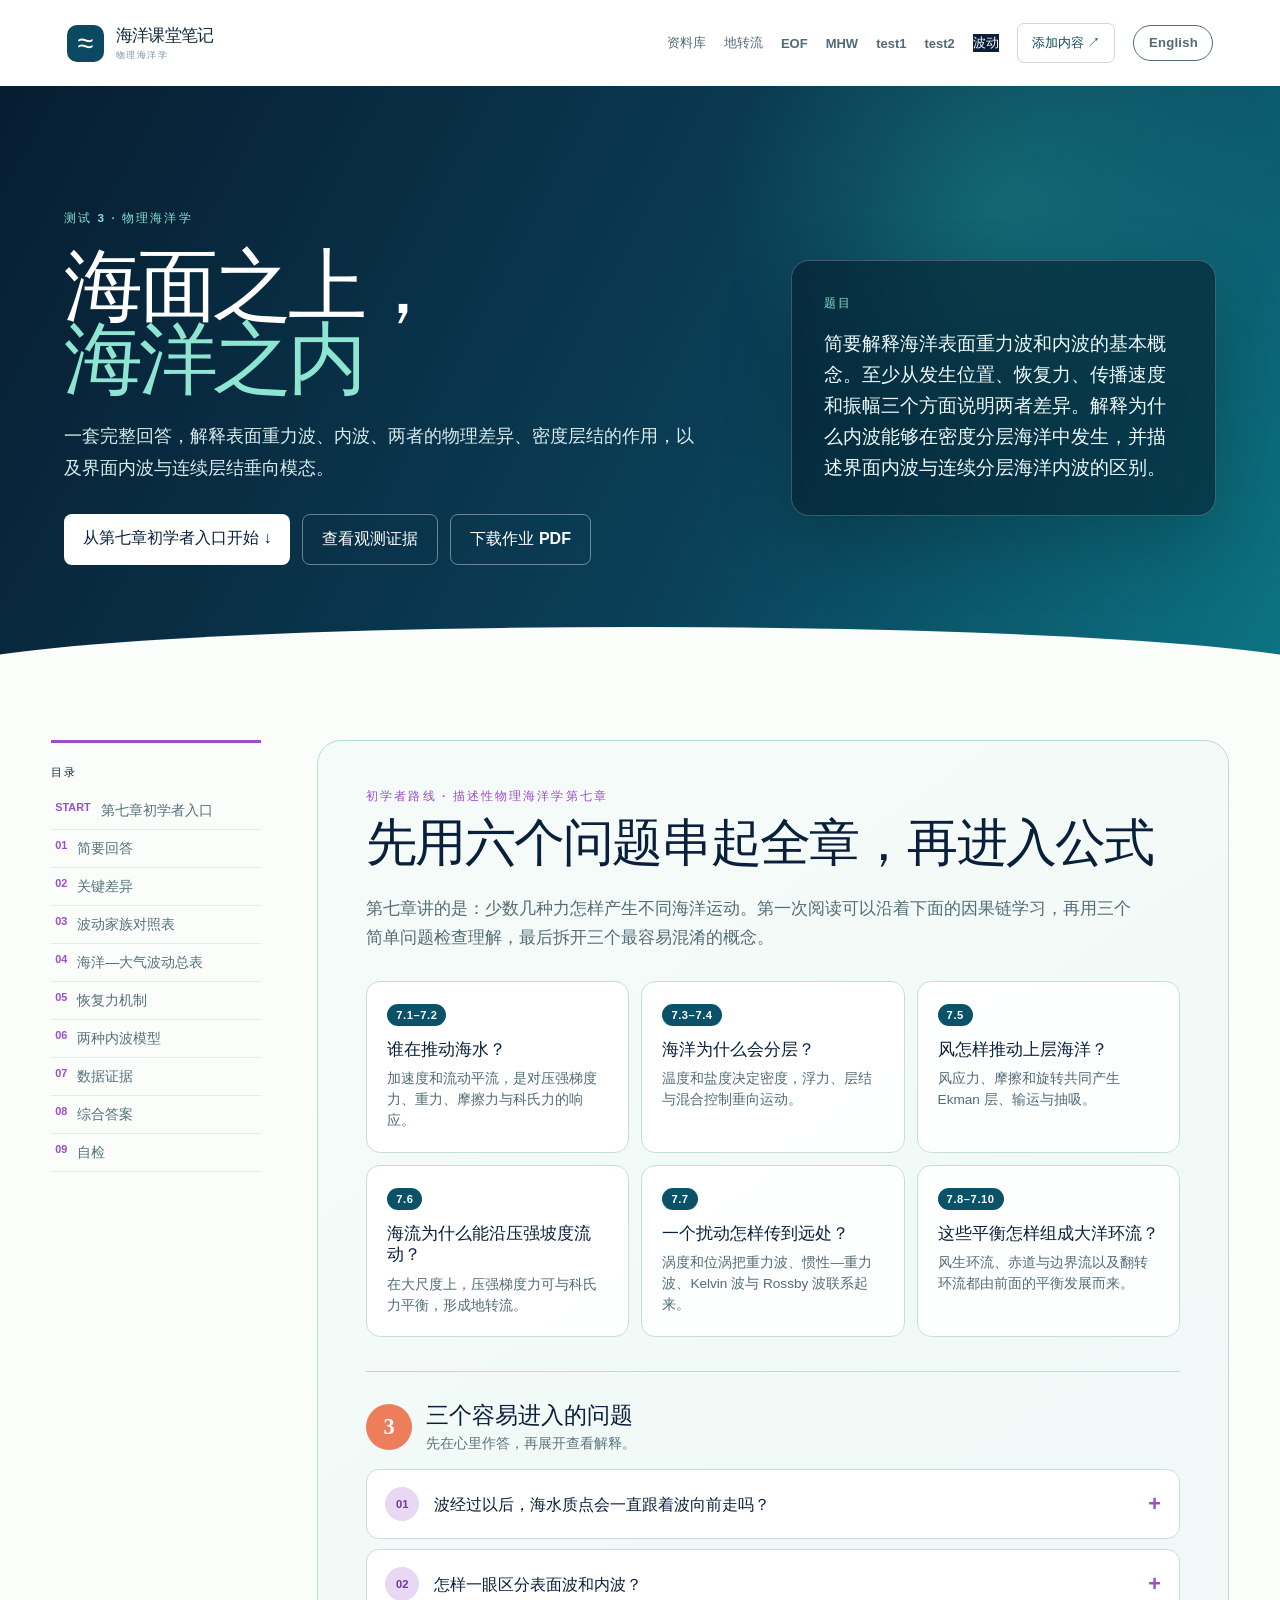
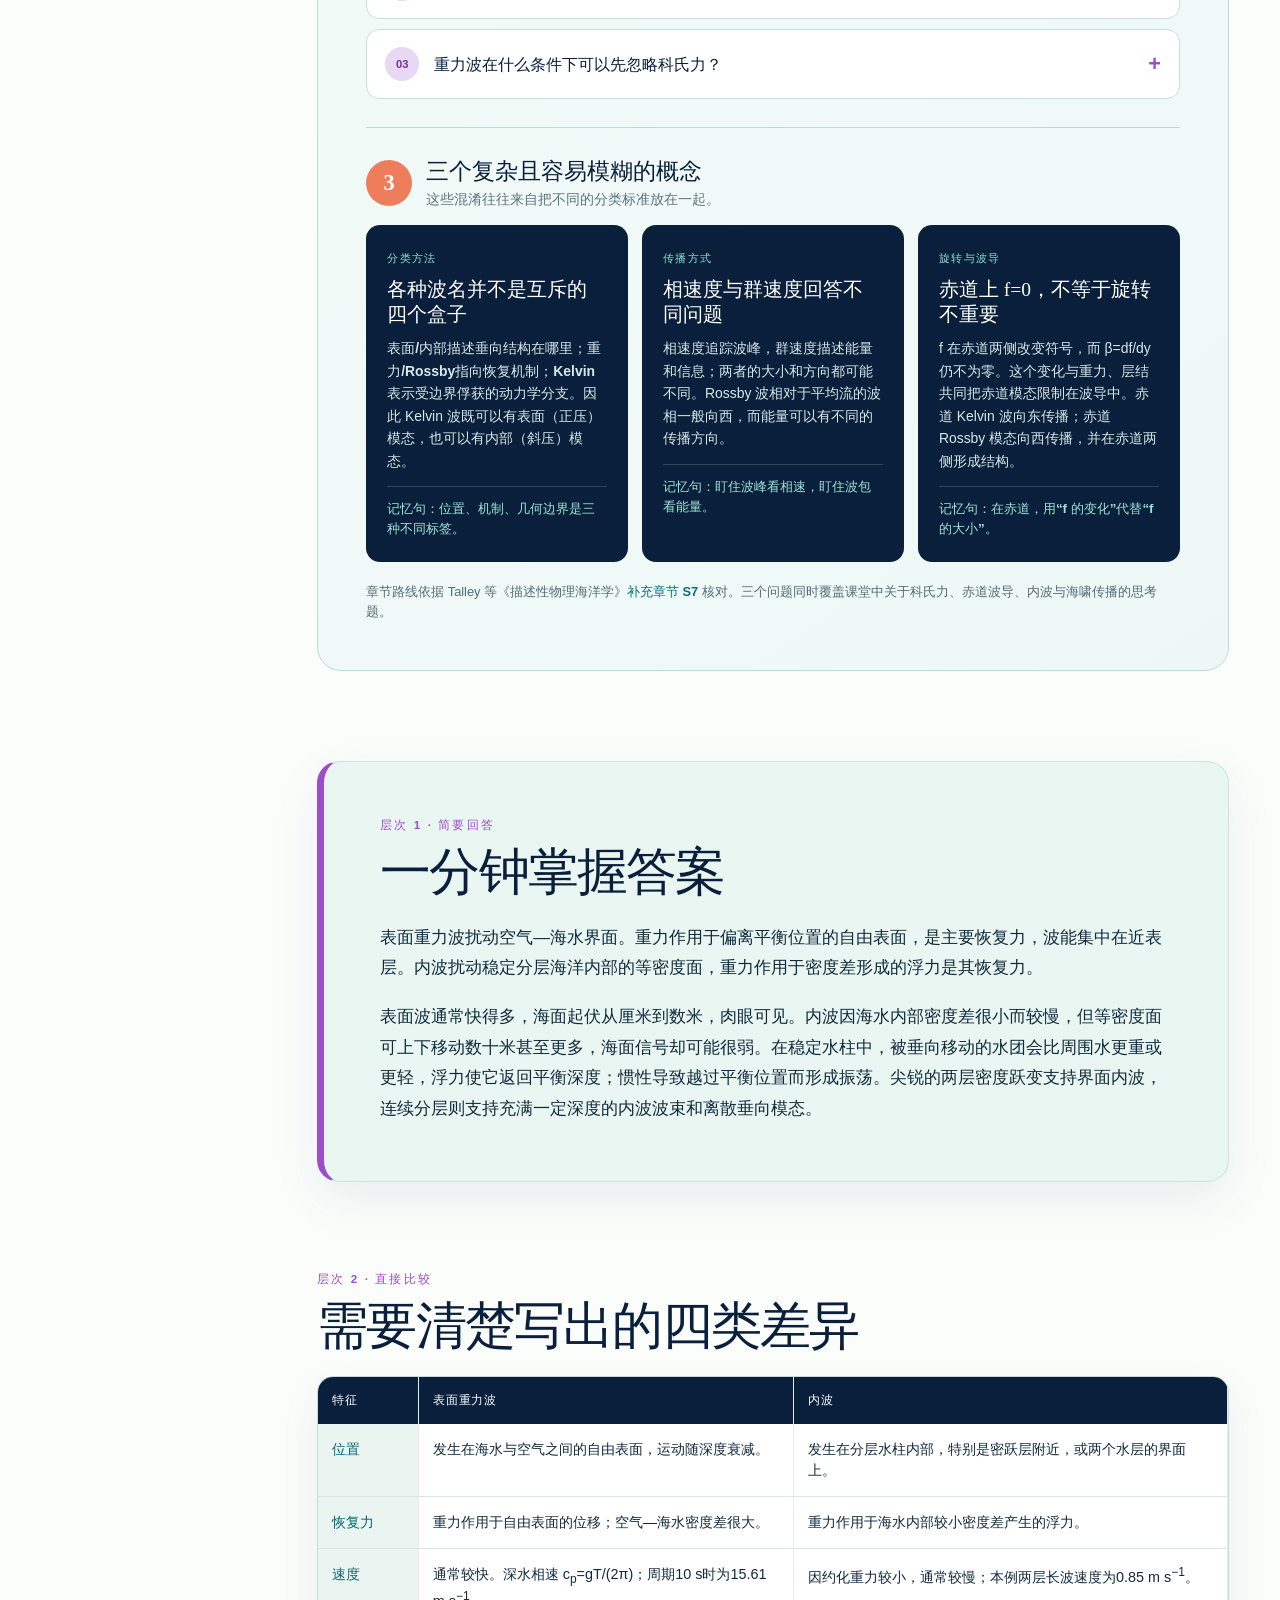
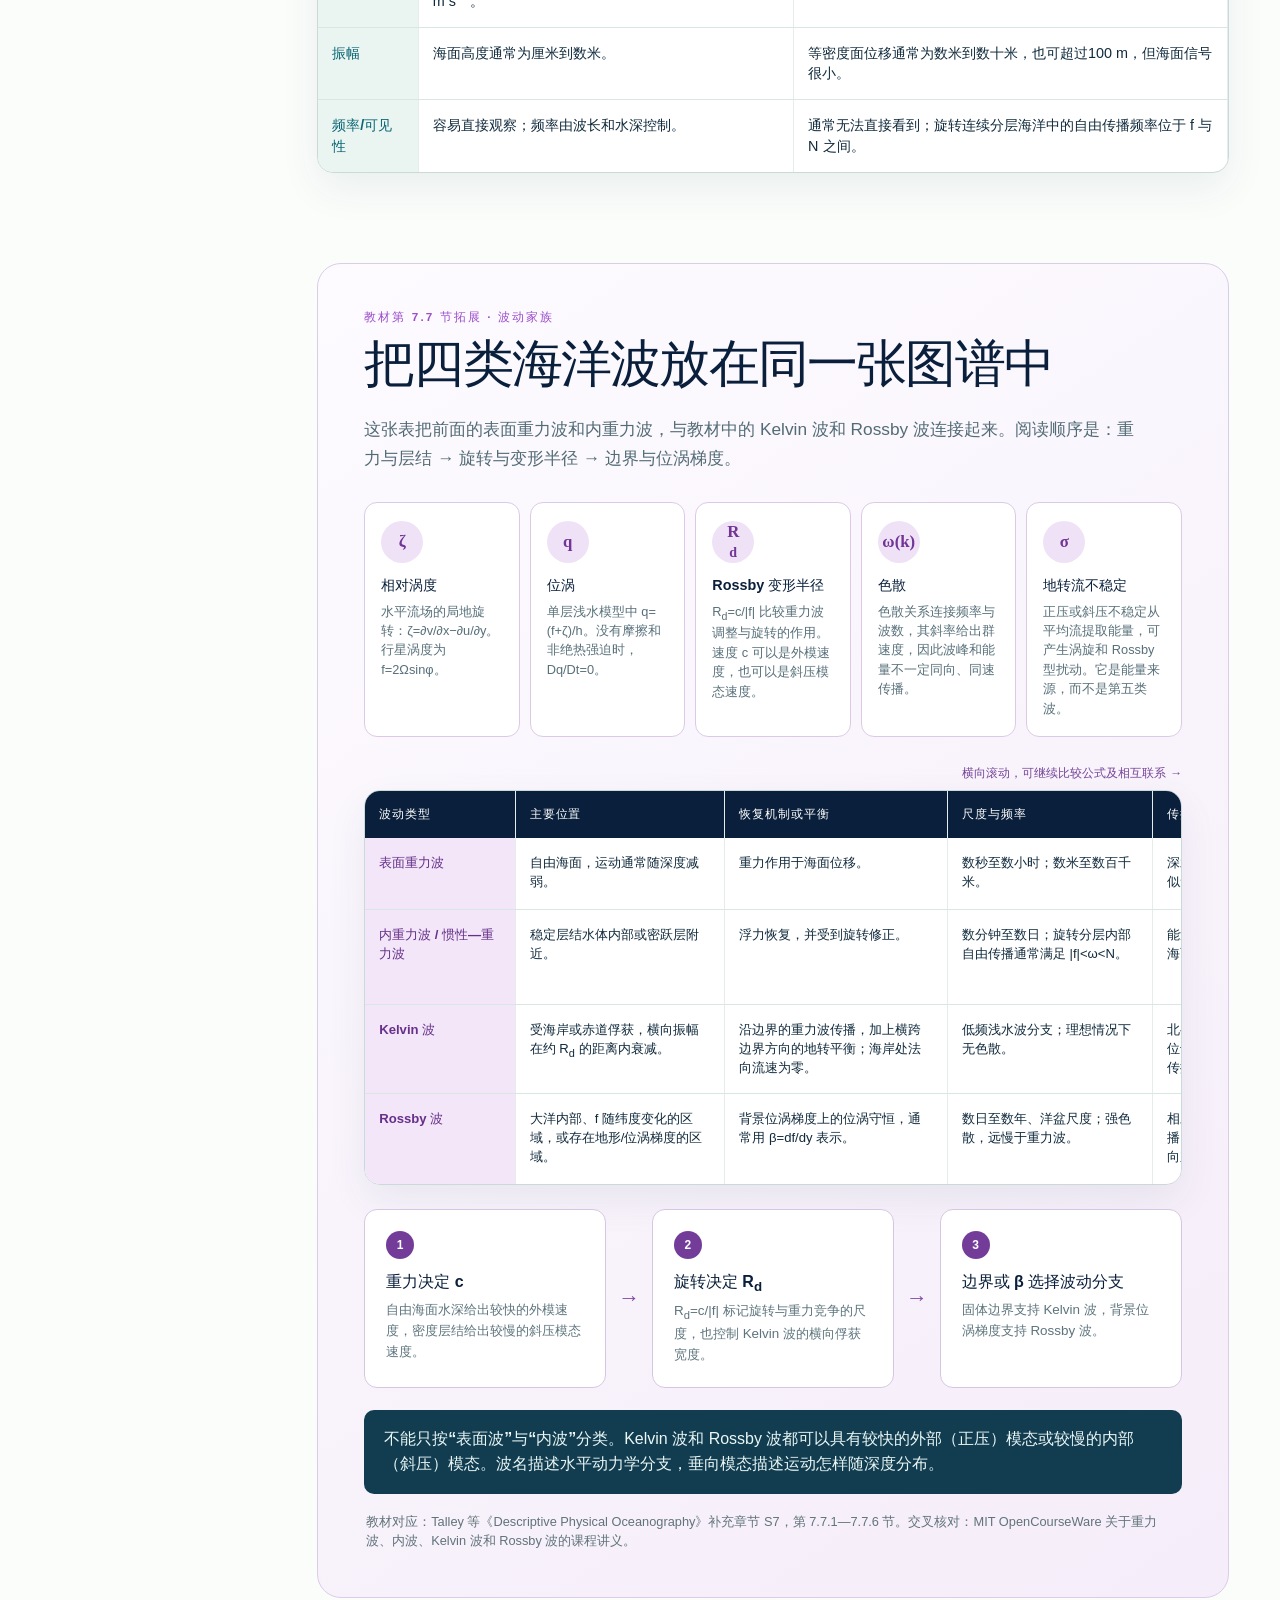
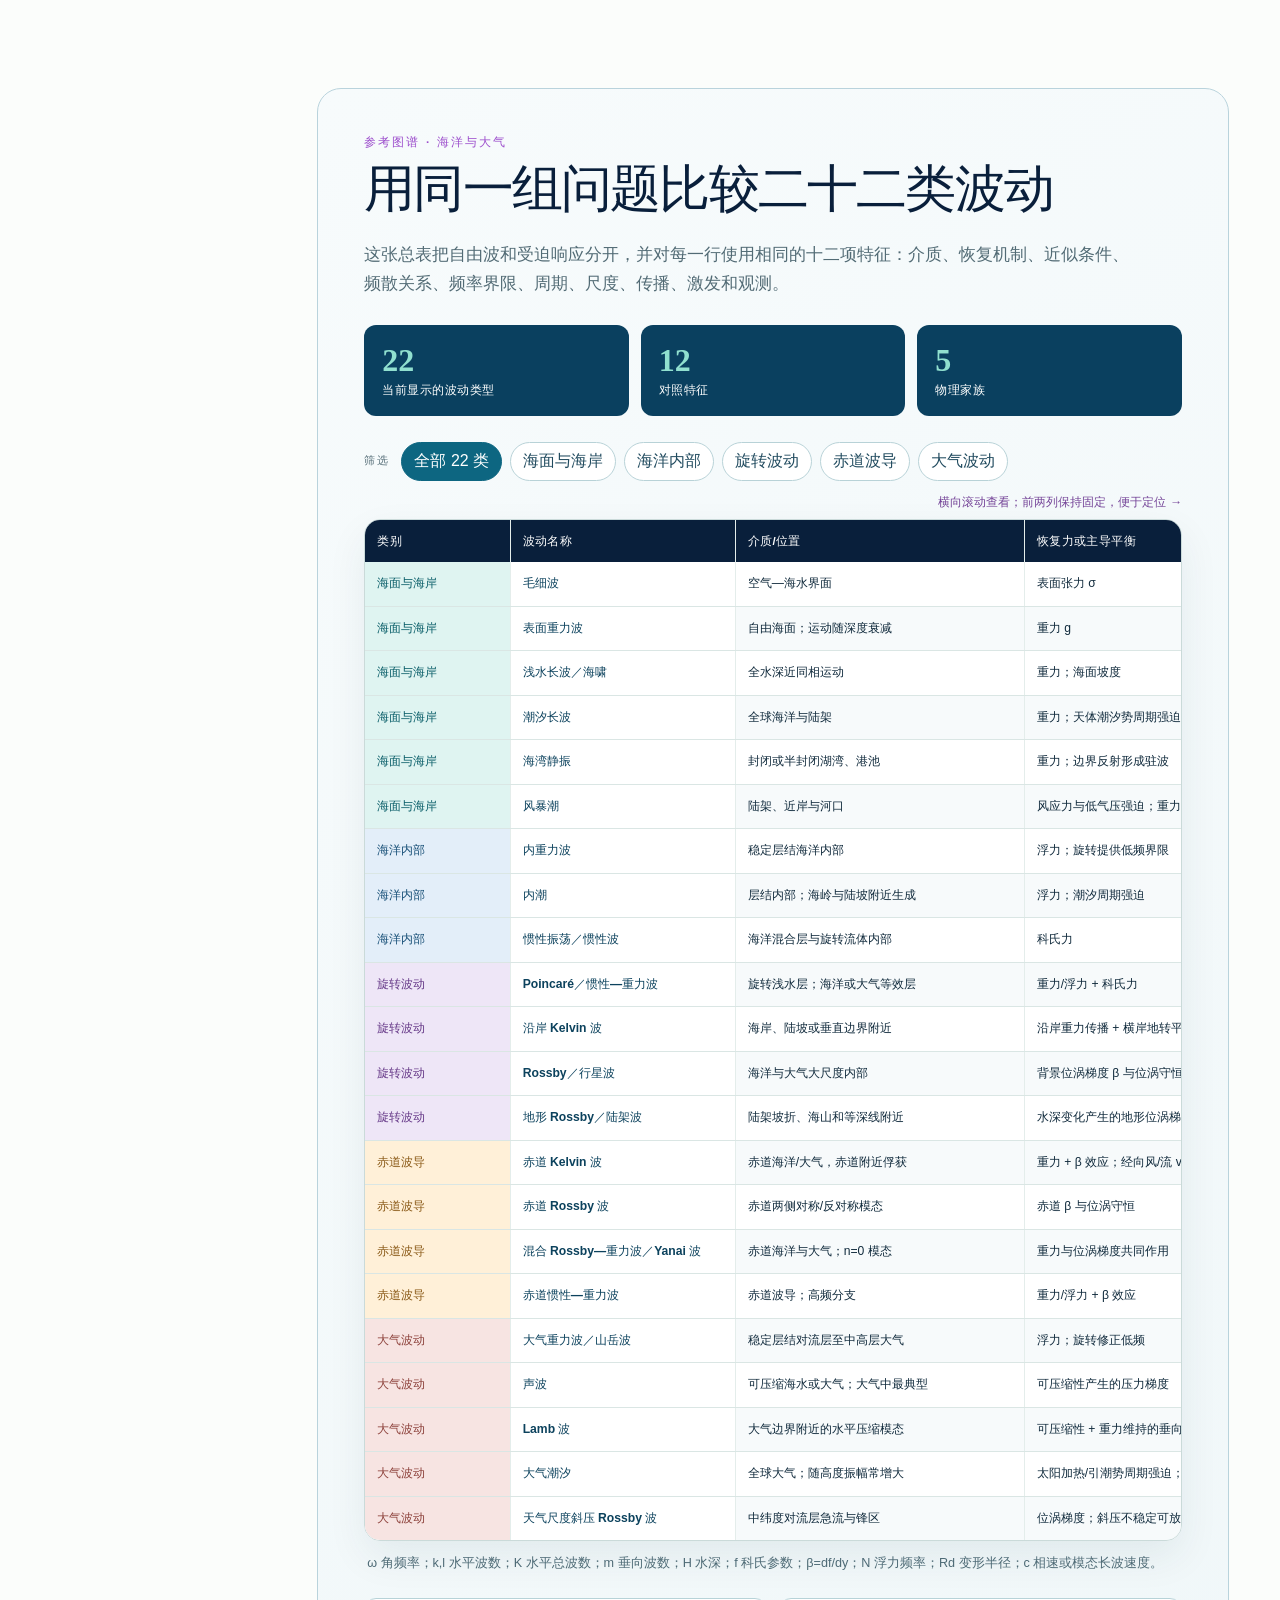
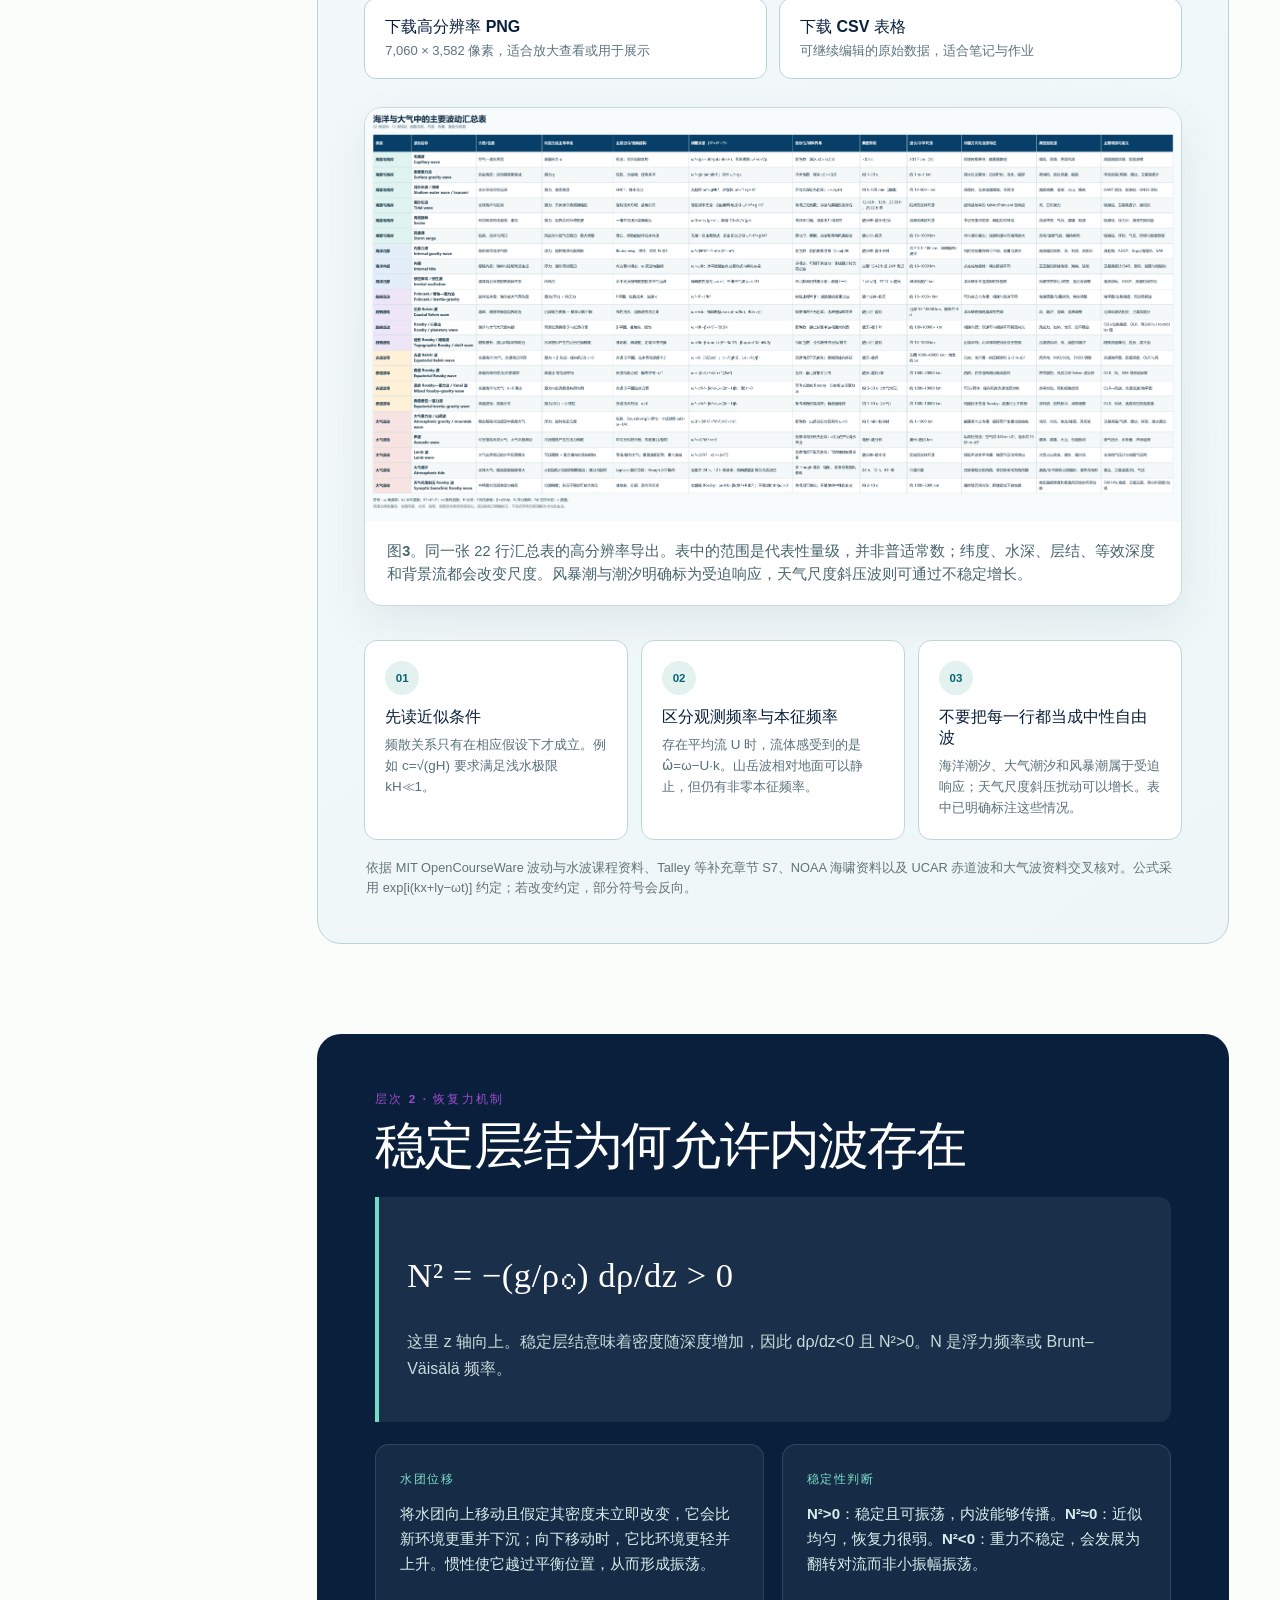
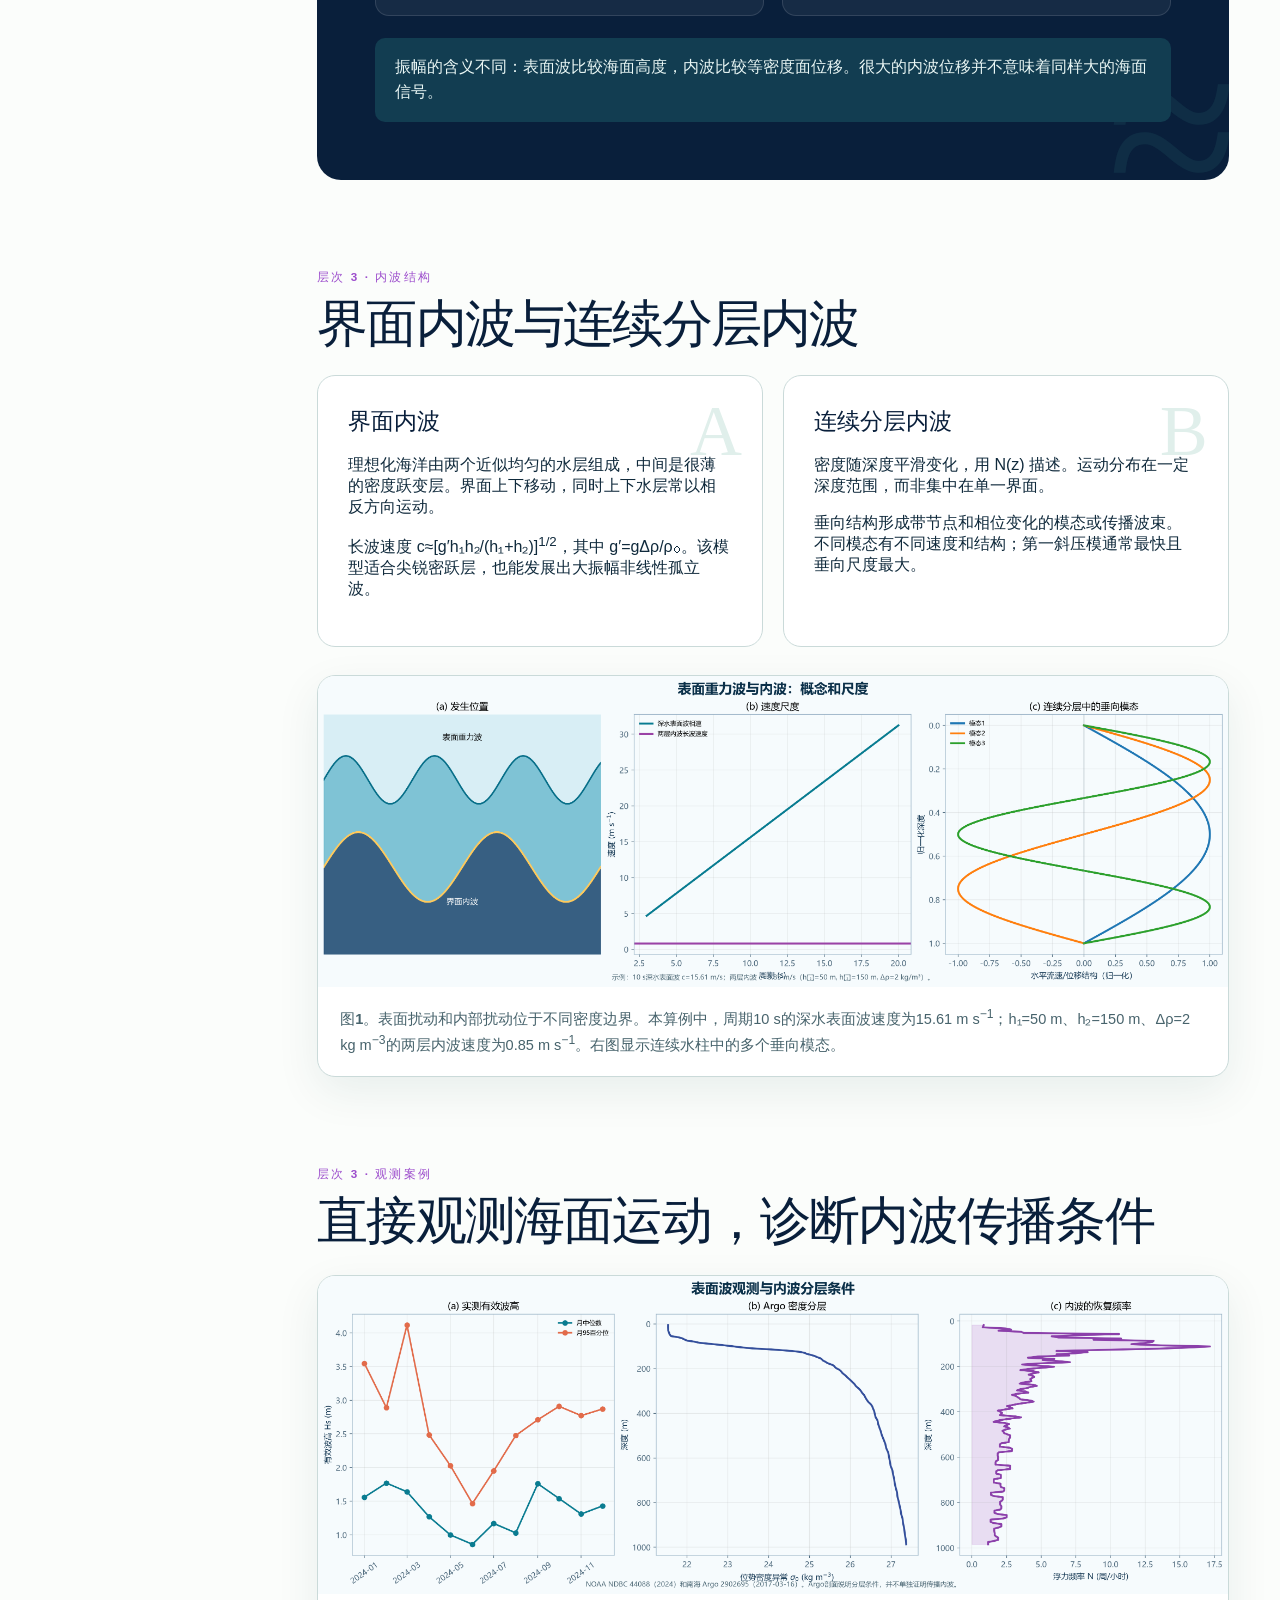
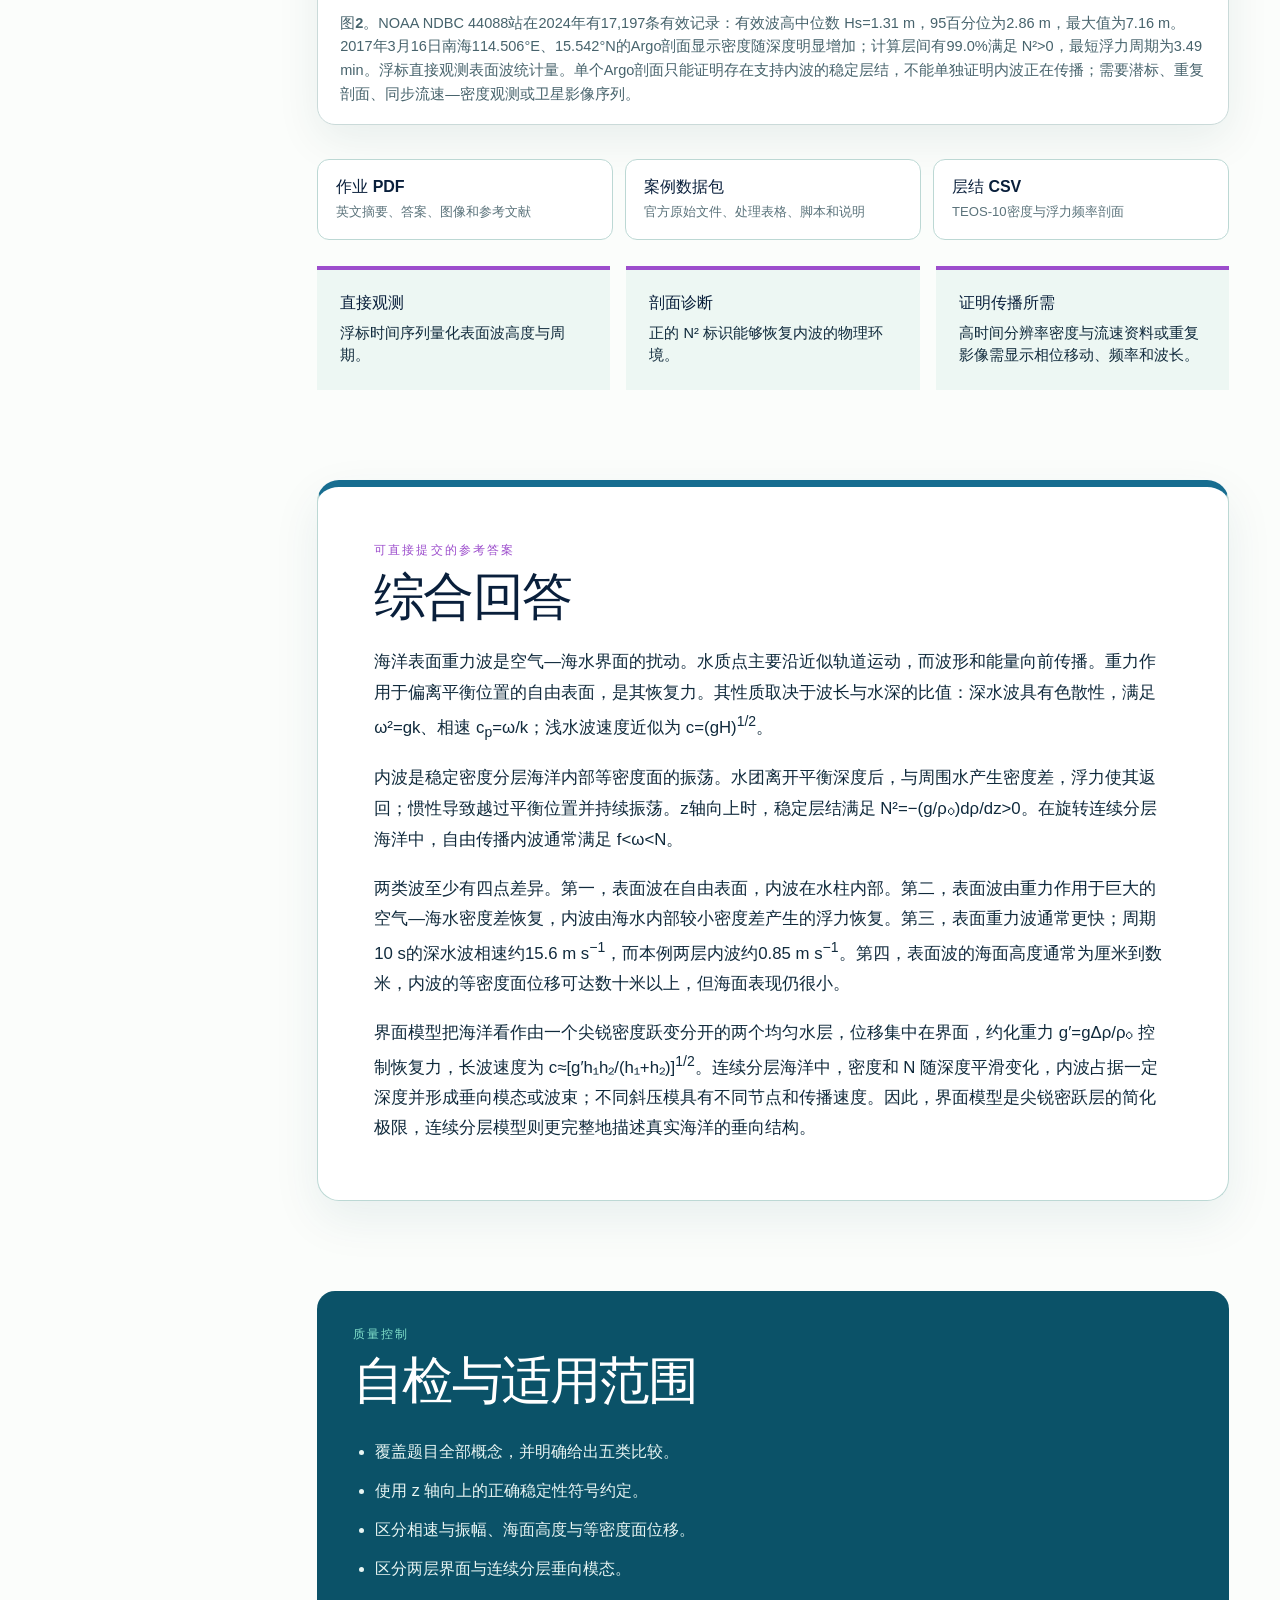
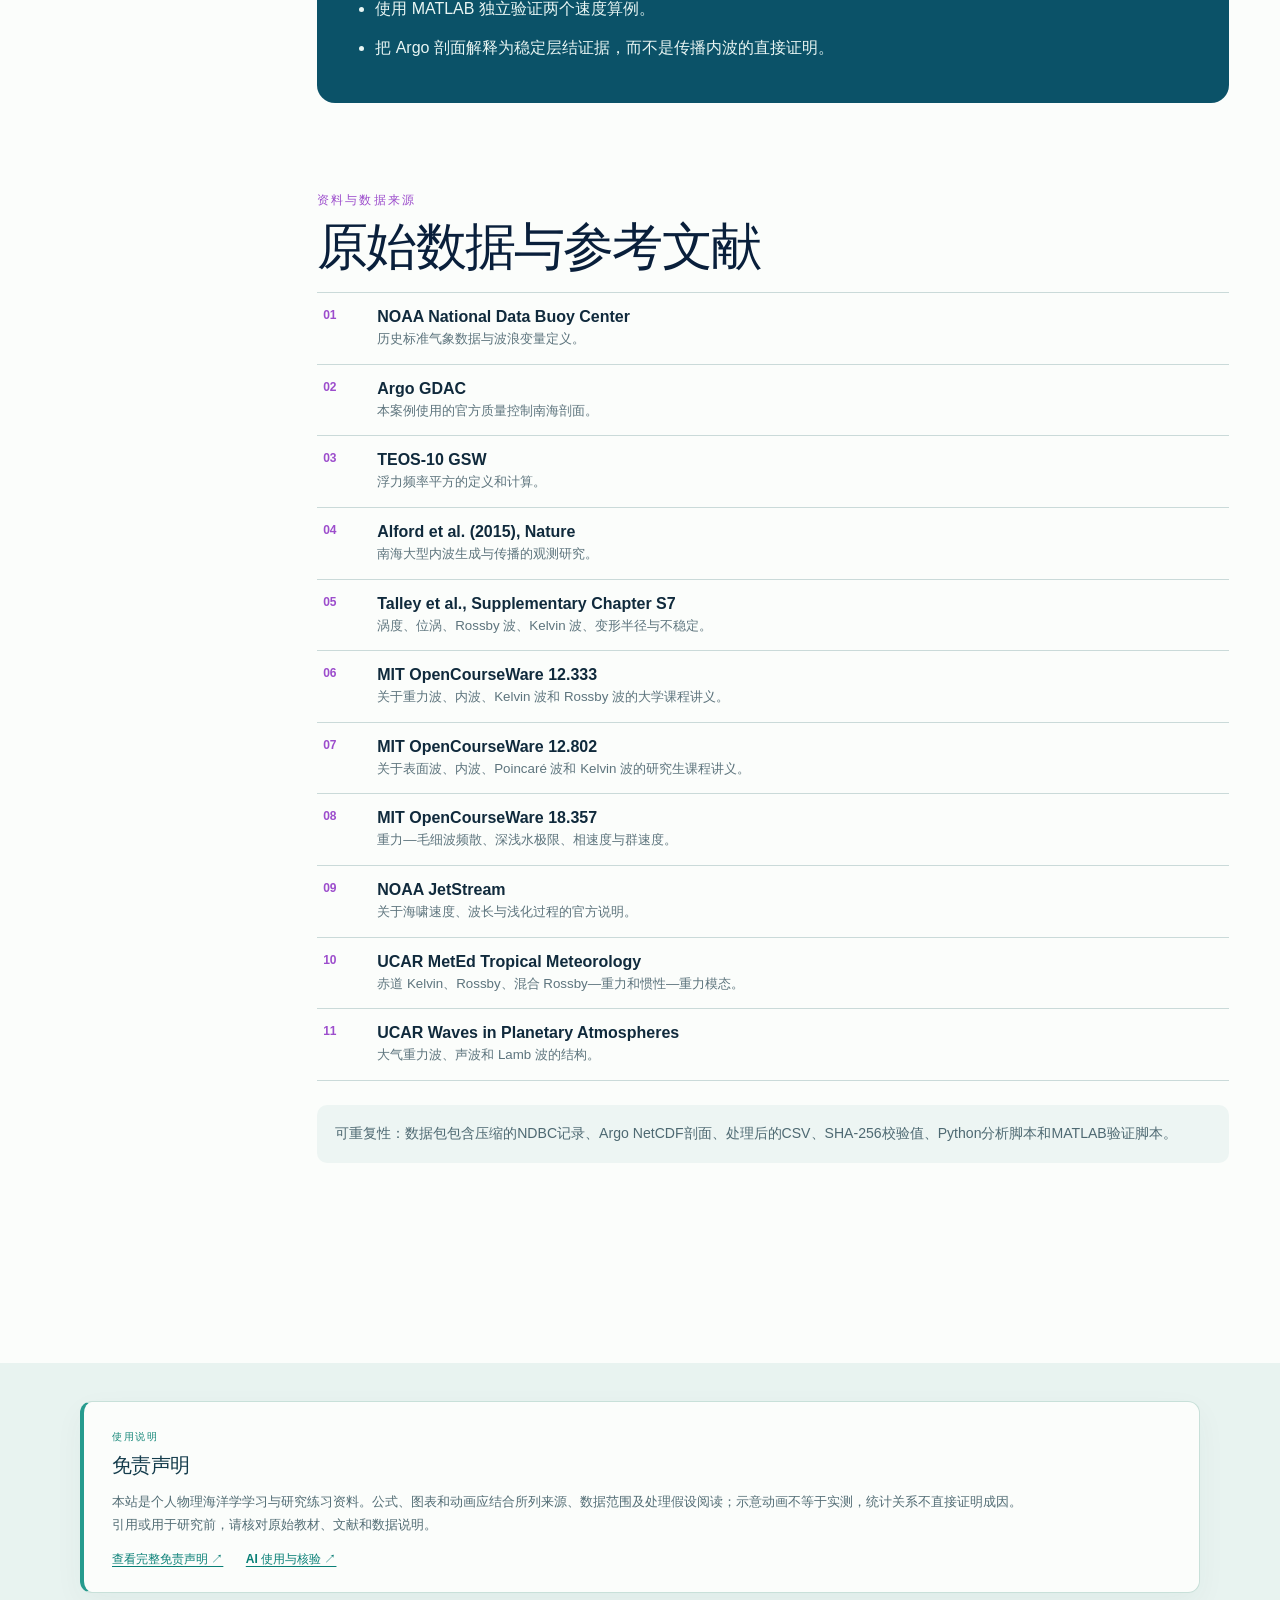
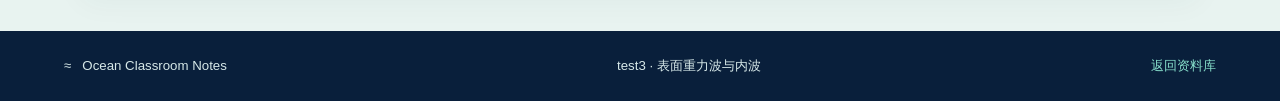
<file: test3.html>
<!doctype html><html lang="zh-CN"><head>
<meta charset="utf-8"><meta name="viewport" content="width=device-width,initial-scale=1"><meta name="theme-color" content="#0a2440">
<meta name="description" content="A bilingual comparison of surface gravity, internal gravity, Kelvin and Rossby waves, with vorticity, potential vorticity, deformation radius, observations and equations.">
<link rel="canonical" href="https://yihan8895-bot.github.io/ocean-class-notes/test3.html"><meta property="og:type" content="article"><meta property="og:title" content="test3 | Ocean Wave Families"><meta property="og:description" content="Compare surface gravity, internal gravity, Kelvin and Rossby waves and connect them through rotation, stratification and potential vorticity."><meta property="og:url" content="https://yihan8895-bot.github.io/ocean-class-notes/test3.html"><meta property="og:image" content="https://yihan8895-bot.github.io/ocean-class-notes/assets/waves/test3_wave_concepts-en.png"><meta name="twitter:card" content="summary_large_image">
<title>test3 | Ocean Wave Families</title><link rel="stylesheet" href="styles.css?v=20261023-atlas"><link rel="stylesheet" href="test3.css?v=20261023-atlas"><script src="i18n.js?v=20261023-atlas" defer></script><script src="test3-i18n.js?v=20261023-atlas" defer></script><script src="test3-wave-atlas.js?v=20261023-atlas" defer></script><link rel="stylesheet" href="disclaimer.css?v=20261105"><script src="disclaimer.js?v=20261105" defer></script></head>
<body class="test3-page"><header class="site-header"><a class="identity" href="./"><span class="logo">≈</span><span data-t3="identity">Ocean Classroom Notes<small>PHYSICAL OCEANOGRAPHY</small></span></a><nav><a href="./" data-t3="library">Library</a><a href="geostrophic.html" data-t3="geo">Geostrophy</a><a href="eof.html">EOF</a><a href="heatwaves.html">MHW</a><a href="test1.html">test1</a><a href="test2.html">test2</a><a class="topic-link" href="test3.html" aria-current="page">波动 / Waves</a><a class="admin-link" href="editor.html" data-t3="add">Add Content ↗</a></nav></header>
<main><section class="t3-hero"><div class="t3-hero-copy"><span class="t3-kicker" data-t3="kicker">TEST 3 · PHYSICAL OCEANOGRAPHY</span><h1 data-t3="heroTitle">Waves Above,<br><span>Waves Within</span></h1><p class="t3-lead" data-t3="lead">A complete answer on surface gravity waves and internal waves, their physical differences, the role of density stratification, and the distinction between interfacial waves and vertical modes.</p><div class="t3-actions"><a href="#beginner-ch7" data-t3="start">Start with the Chapter 7 beginner guide ↓</a><a href="#evidence" class="secondary" data-t3="evidenceBtn">See observational evidence</a><a href="output/pdf/test3-surface-gravity-and-internal-waves.pdf" class="secondary" download data-t3="pdfBtn">Download assignment PDF</a></div></div><aside class="question-card"><span data-t3="questionLabel">THE QUESTION</span><p data-t3="question">Briefly explain the basic concepts of ocean surface gravity waves and internal waves. Identify at least three differences between them in terms of where they occur, their restoring forces, propagation speeds, and amplitudes. Explain why internal waves can occur in a density-stratified ocean, and describe the differences between interfacial internal waves and internal waves in a continuously stratified ocean.</p></aside></section>
<div class="t3-layout"><aside class="t3-toc"><strong data-t3="contents">CONTENTS</strong><a href="#beginner-ch7"><b>START</b> <span data-t3="tocBeginner">Chapter 7 beginner guide</span></a><a href="#brief"><b>01</b> <span data-t3="toc1">Brief answer</span></a><a href="#comparison"><b>02</b> <span data-t3="toc2">Key differences</span></a><a href="#wave-family"><b>03</b> <span data-t3="tocFamily">Wave-family table</span></a><a href="#wave-atlas"><b>04</b> <span data-t3="tocAtlas">Ocean–atmosphere wave atlas</span></a><a href="#physics"><b>05</b> <span data-t3="toc3">Restoring physics</span></a><a href="#types"><b>06</b> <span data-t3="toc4">Two internal-wave models</span></a><a href="#evidence"><b>07</b> <span data-t3="toc5">Data evidence</span></a><a href="#answer"><b>08</b> <span data-t3="toc6">Model answer</span></a><a href="#check"><b>09</b> <span data-t3="toc7">Self-check</span></a></aside>
<article class="t3-article">
<section id="beginner-ch7" class="beginner-section"><div class="section-label" data-t3="beginnerLabel">BEGINNER ROUTE · DESCRIPTIVE PHYSICAL OCEANOGRAPHY CHAPTER 7</div><h2 data-t3="beginnerTitle">Start with six questions, not six pages of equations</h2><p class="section-intro" data-t3="beginnerIntro">Chapter 7 explains how a small set of forces produces ocean motion. For a first reading, follow the causal chain below; then use three simple questions to test the idea before tackling the three concepts that are easiest to mix up.</p>
<div class="chapter-route">
  <article><b>7.1–7.2</b><strong data-t3="route1Title">What pushes the water?</strong><p data-t3="route1Text">Acceleration and advection respond to pressure-gradient force, gravity, friction and Coriolis force.</p></article>
  <article><b>7.3–7.4</b><strong data-t3="route2Title">Why does the ocean form layers?</strong><p data-t3="route2Text">Temperature and salinity set density; buoyancy, stratification and mixing control vertical motion.</p></article>
  <article><b>7.5</b><strong data-t3="route3Title">How does wind move the upper ocean?</strong><p data-t3="route3Text">Wind stress, friction and rotation create Ekman layers, transport and pumping.</p></article>
  <article><b>7.6</b><strong data-t3="route4Title">Why can a current run along a pressure slope?</strong><p data-t3="route4Text">At large scales, pressure-gradient and Coriolis forces can balance to make geostrophic flow.</p></article>
  <article><b>7.7</b><strong data-t3="route5Title">How does a disturbance travel?</strong><p data-t3="route5Text">Vorticity and potential vorticity connect gravity, inertia-gravity, Kelvin and Rossby waves.</p></article>
  <article><b>7.8–7.10</b><strong data-t3="route6Title">How do these pieces build circulation?</strong><p data-t3="route6Text">Wind-driven gyres, equatorial and boundary currents, and overturning emerge from these balances.</p></article>
</div>
<div class="beginner-block"><div class="beginner-heading"><span>3</span><div><strong data-t3="easyTitle">Three easy entry questions</strong><p data-t3="easyLead">Try an answer first, then open the explanation.</p></div></div>
<div class="question-stack">
  <details><summary><span>01</span><strong data-t3="easyQ1">Does a water parcel travel all the way forward with a passing wave?</strong></summary><div data-t3="easyA1"><p><strong>Usually no.</strong> The parcel mainly oscillates around an equilibrium position while the wave pattern and energy propagate. This is the simplest reason gravity, inertia-gravity and Rossby disturbances can all be called waves.</p><p class="memory-line">Remember: parcel motion ≠ wave-energy motion.</p></div></details>
  <details><summary><span>02</span><strong data-t3="easyQ2">How can I tell a surface wave from an internal wave at a glance?</strong></summary><div data-t3="easyA2"><p>Ask <strong>which boundary is displaced</strong>. A surface wave moves the air–sea free surface; an internal wave moves density surfaces inside a stably stratified ocean. Internal displacement may be tens of metres even when the sea-surface signal is weak.</p><p class="memory-line">Remember: visible surface versus hidden density interface.</p></div></details>
  <details><summary><span>03</span><strong data-t3="easyQ3">When may Coriolis force be ignored for a gravity wave?</strong></summary><div data-t3="easyA3"><p>Compare the motion with the rotation scale. Coriolis is secondary when <strong>|f|T ≪ 1</strong>, equivalently when the Rossby number <strong>Ro=U/(|f|L) ≫ 1</strong>. For a shallow-water wave this is also suggested by <strong>L ≪ R<sub>d</sub>=c/|f|</strong>.</p><p>Short-period wind waves meet this condition. A tsunami crossing an ocean for many hours may not: rotation can influence its basin-scale path. Near the equator f is small, but its north–south gradient β still controls equatorial waves.</p></div></details>
</div></div>
<div class="beginner-block confusion-block"><div class="beginner-heading"><span>3</span><div><strong data-t3="hardTitle">Three concepts that are easy to blur</strong><p data-t3="hardLead">Each confusion comes from mixing two different classification rules.</p></div></div>
<div class="confusion-grid">
  <article><span class="tag" data-t3="hard1Tag">CLASSIFICATION</span><h3 data-t3="hard1Title">Wave names are not one set of exclusive boxes</h3><p data-t3="hard1Text"><strong>Surface/internal</strong> says where the vertical structure is. <strong>Gravity/Rossby</strong> points to the restoring mechanism. <strong>Kelvin</strong> identifies a boundary-trapped dynamical branch. A Kelvin wave can therefore have a surface (barotropic) or internal (baroclinic) mode.</p><small data-t3="hard1Memory">Memory cue: location, mechanism and geometry are three separate labels.</small></article>
  <article><span class="tag" data-t3="hard2Tag">PROPAGATION</span><h3 data-t3="hard2Title">Phase speed and group speed answer different questions</h3><p data-t3="hard2Text">Phase velocity follows a crest; group velocity describes energy and information. They may differ in magnitude or direction. Rossby-wave phase generally travels westward relative to the mean flow, while its energy can propagate differently.</p><small data-t3="hard2Memory">Memory cue: watch a crest for phase; watch a wave packet for energy.</small></article>
  <article><span class="tag" data-t3="hard3Tag">ROTATION &amp; WAVEGUIDE</span><h3 data-t3="hard3Title">f=0 at the equator does not make rotation irrelevant</h3><p data-t3="hard3Text">Across the equator, f changes sign and β=df/dy remains finite. This variation plus gravity and stratification traps equatorial modes in a waveguide. Equatorial Kelvin waves propagate eastward; equatorial Rossby modes propagate westward and have off-equatorial structure.</p><small data-t3="hard3Memory">Memory cue: at the equator, replace “large f” with “changing f”.</small></article>
</div></div>
<p class="chapter-source" data-t3="chapterSource">Chapter map checked against Talley et al., <a href="https://talleylab.ucsd.edu/ltalley/DPO/supplementary/ch_s7.pdf" target="_blank" rel="noopener">Descriptive Physical Oceanography, supplementary Chapter S7</a>. The three questions also cover the classroom prompts on Coriolis, equatorial waveguides, internal waves and tsunami propagation.</p></section>
<section id="brief" class="answer-card accent-card"><div class="section-label" data-t3="l1">LEVEL 1 · BRIEF ANSWER</div><h2 data-t3="briefTitle">The answer in one minute</h2><div data-t3="briefBody"><p><strong>Surface gravity waves</strong> disturb the air–sea interface. Gravity acting on the displaced free surface is the main restoring force, and the wave energy is concentrated near the surface. <strong>Internal waves</strong> disturb density surfaces inside a stably stratified ocean. Buoyancy, caused by gravity acting on density differences, is their restoring force.</p><p>Surface waves are generally much faster and have visible surface elevations from centimetres to metres. Internal waves are slower because density contrasts within seawater are small, but their vertical displacements can reach tens of metres or more while leaving only a weak surface signal. In a stable water column, a displaced parcel becomes heavier or lighter than its surroundings and is pushed back toward its equilibrium depth; overshoot produces an oscillation. A sharp two-layer density jump supports an <strong>interfacial wave</strong>, whereas continuous stratification supports depth-filling internal-wave beams and discrete vertical modes.</p></div></section>
<section id="comparison"><div class="section-label" data-t3="l2">LEVEL 2 · DIRECT COMPARISON</div><h2 data-t3="comparisonTitle">Four differences to state clearly</h2><div class="table-wrap"><table><thead><tr data-t3="tableHead"><th>Feature</th><th>Surface gravity waves</th><th>Internal waves</th></tr></thead><tbody data-t3="tableBody"><tr><th>Where</th><td>At the free surface between seawater and air; motion decays downward.</td><td>Within a stratified water column, especially near pycnoclines, or along an interface between layers.</td></tr><tr><th>Restoring force</th><td>Gravity acting on free-surface displacement; the air–water density jump is large.</td><td>Buoyancy from gravity acting on smaller density differences within the water.</td></tr><tr><th>Speed</th><td>Usually faster. For deep water, c<sub>p</sub>=gT/(2π); a 10 s wave travels at 15.61 m s<sup>−1</sup>.</td><td>Usually slower because reduced gravity is small. The worked two-layer example gives 0.85 m s<sup>−1</sup>.</td></tr><tr><th>Amplitude</th><td>Surface elevation commonly centimetres to several metres.</td><td>Isopycnal displacement commonly metres to tens of metres and can exceed 100 m, with a small surface signature.</td></tr><tr><th>Frequency/visibility</th><td>Readily visible; gravity-wave frequency is governed by wavelength and water depth.</td><td>Usually hidden from direct view; in a rotating continuously stratified ocean, freely propagating frequencies lie between f and N.</td></tr></tbody></table></div></section>
<section id="wave-family" class="wave-family-section"><div class="section-label" data-t3="lFamily">CHAPTER 7.7 EXTENSION · WAVE FAMILY</div><h2 data-t3="familyTitle">Put four ocean-wave families on one map</h2><p class="section-intro" data-t3="familyIntro">The table links the surface and internal gravity waves above to Kelvin and Rossby waves in the textbook. Read it from gravity and stratification, through rotation and deformation radius, to boundaries and potential-vorticity gradients.</p>
<div class="concept-list">
  <article><span>ζ</span><div><strong data-t3="vortTitle">Relative vorticity</strong><p data-t3="vortText">Local spin of the horizontal flow: ζ=∂v/∂x−∂u/∂y. Planetary vorticity is f=2Ωsinφ.</p></div></article>
  <article><span>q</span><div><strong data-t3="pvTitle">Potential vorticity</strong><p data-t3="pvText">For one shallow-water layer, q=(f+ζ)/h. With no friction or diabatic forcing, Dq/Dt=0.</p></div></article>
  <article><span>R<sub>d</sub></span><div><strong data-t3="rdTitle">Rossby deformation radius</strong><p data-t3="rdText">R<sub>d</sub>=c/|f| compares gravity-wave adjustment with rotation. The speed c may be an external or baroclinic-mode speed.</p></div></article>
  <article><span>ω(k)</span><div><strong data-t3="dispTitle">Dispersion</strong><p data-t3="dispText">A dispersion relation links frequency and wavenumber. Its slope gives group velocity, so phase and energy need not move together.</p></div></article>
  <article><span>σ</span><div><strong data-t3="instabilityTitle">Geostrophic instability</strong><p data-t3="instabilityText">Barotropic or baroclinic instability extracts energy from a mean current and can generate eddies and Rossby-like disturbances. It is an energy source, not another wave family.</p></div></article>
</div>
<p class="table-scroll-hint" data-t3="tableHint">Scroll horizontally to compare formulas and connections →</p><div class="table-wrap wave-family-table"><table><thead><tr data-t3="familyHead"><th>Wave</th><th>Where it lives</th><th>Restoring mechanism or balance</th><th>Scale and frequency</th><th>Propagation clue</th><th>Key relation</th><th>Connection to the others</th></tr></thead><tbody data-t3="familyBody">
<tr><th>Surface gravity</th><td>Free surface; motion usually weakens downward.</td><td>Gravity acting on sea-surface displacement.</td><td>Seconds to hours; metres to hundreds of kilometres.</td><td>Deep-water waves are dispersive; shallow-water long waves are nearly non-dispersive.</td><td>ω²=gk tanh(kH); shallow water c≈√(gH).</td><td>Its long-wave speed supplies the external-mode c used in R<sub>d</sub> and Kelvin-wave theory.</td></tr>
<tr><th>Internal gravity / inertia–gravity</th><td>Inside stable stratification or near a pycnocline.</td><td>Buoyancy, modified by rotation.</td><td>Minutes to days; in a rotating stratified interior, freely propagating waves generally satisfy |f|&lt;ω&lt;N.</td><td>Energy can follow beams or vertical modes; the sea-surface signal may be small.</td><td>N²=−(g/ρ₀)dρ/dz; modal long-wave speed c<sub>n</sub>.</td><td>Each baroclinic mode provides a c<sub>n</sub> and R<sub>dn</sub> for baroclinic Kelvin and Rossby waves.</td></tr>
<tr><th>Kelvin</th><td>Trapped along a coast or the equator, decaying across the waveguide over about R<sub>d</sub>.</td><td>Along-boundary gravity-wave propagation plus cross-boundary geostrophic balance; no normal flow at a coast.</td><td>Low-frequency shallow-water branch; ideally non-dispersive.</td><td>In the Northern Hemisphere a coastal Kelvin wave keeps the coast on its right. The equatorial Kelvin mode propagates eastward.</td><td>ω=ck; amplitude ∝exp(−x/R<sub>d</sub>).</td><td>It uses gravity-wave speed c, while rotation traps it. It may be external or internal depending on the vertical mode.</td></tr>
<tr><th>Rossby</th><td>Ocean interior, latitude-dependent f, or regions with a topographic/PV gradient.</td><td>Conservation of potential vorticity on a background PV gradient, usually represented by β=df/dy.</td><td>Days to years and basin scales; strongly dispersive and much slower than gravity waves.</td><td>Phase propagation is westward relative to the mean flow; group velocity can differ and may be eastward for some wavelengths.</td><td>ω=−βk/(k²+l²+1/R<sub>d</sub>²).</td><td>R<sub>d</sub> carries the gravity/stratification effect into the Rossby dispersion relation; instability and wind forcing can excite these waves.</td></tr>
</tbody></table></div>
<div class="wave-connection" aria-label="Connection among wave families"><div><b>1</b><strong data-t3="chain1Title">Gravity sets c</strong><p data-t3="chain1Text">Free-surface depth gives the external speed; stratification gives slower baroclinic modal speeds.</p></div><i>→</i><div><b>2</b><strong data-t3="chain2Title">Rotation sets R<sub>d</sub></strong><p data-t3="chain2Text">R<sub>d</sub>=c/|f| marks the scale where rotation competes with gravity and sets Kelvin-wave trapping width.</p></div><i>→</i><div><b>3</b><strong data-t3="chain3Title">Boundary or β selects the branch</strong><p data-t3="chain3Text">A boundary supports Kelvin waves; a background PV gradient supports Rossby waves.</p></div></div>
<div class="direction-note" data-t3="familyBoundary"><strong>Do not classify only by “surface” versus “internal.”</strong> Kelvin and Rossby waves can each have a fast external (barotropic) mode or slower internal (baroclinic) modes. Their names describe the horizontal dynamical branch; the vertical mode describes how motion is distributed with depth.</div>
<p class="family-sources" data-t3="familySources">Textbook alignment: Talley et al., <i>Descriptive Physical Oceanography</i>, Supplementary Chapter S7, §§7.7.1–7.7.6. Cross-check: MIT OpenCourseWare notes on gravity, internal, Kelvin and Rossby waves.</p></section>
<section id="wave-atlas" class="wave-atlas-section"><div class="section-label" data-t3="atlasLabel">REFERENCE ATLAS · OCEAN AND ATMOSPHERE</div><h2 data-t3="atlasTitle">Twenty-two wave types, compared with one consistent set of questions</h2><p class="section-intro" data-t3="atlasIntro">This atlas separates free waves from forced responses and uses the same twelve attributes for every row: medium, restoring mechanism, approximation, dispersion relation, frequency bounds, period, scale, propagation, forcing and observation.</p>
<div class="atlas-stats"><div><b id="wave-atlas-visible-count">22</b><span data-t3="atlasStat1">visible wave types</span></div><div><b>12</b><span data-t3="atlasStat2">comparison fields</span></div><div><b>5</b><span data-t3="atlasStat3">physical families</span></div></div>
<div class="atlas-toolbar" aria-label="Filter wave table"><strong data-t3="atlasFilter">FILTER</strong><button type="button" data-wave-filter="all" aria-pressed="true" data-t3="atlasAll">All 22</button><button type="button" data-wave-filter="Surface &amp; coastal" aria-pressed="false" data-t3="atlasSurface">Surface &amp; coastal</button><button type="button" data-wave-filter="Ocean interior" aria-pressed="false" data-t3="atlasInterior">Ocean interior</button><button type="button" data-wave-filter="Rotating waves" aria-pressed="false" data-t3="atlasRotating">Rotating waves</button><button type="button" data-wave-filter="Equatorial waveguide" aria-pressed="false" data-t3="atlasEquatorial">Equatorial waveguide</button><button type="button" data-wave-filter="Atmospheric waves" aria-pressed="false" data-t3="atlasAtmosphere">Atmosphere</button></div>
<p class="table-scroll-hint" data-t3="atlasHint">Scroll horizontally. The first two columns stay fixed for orientation →</p><div class="table-wrap wave-atlas-table"><table><thead><tr data-t3="atlasHead"><th>Family</th><th>Wave</th><th>Medium / location</th><th>Restoring mechanism / balance</th><th>Main approximation / vertical structure</th><th>Dispersion relation (K²=k²+l²)</th><th>Dispersion / frequency bounds</th><th>Typical period</th><th>Wavelength / horizontal scale</th><th>Propagation and speed</th><th>Typical source</th><th>Main observations / relevance</th></tr></thead><tbody id="wave-atlas-body"><tr><td colspan="12">Loading wave atlas…</td></tr></tbody></table></div>
<p id="wave-atlas-symbols" class="atlas-symbols">ω angular frequency; k,l horizontal wavenumbers; K total horizontal wavenumber; m vertical wavenumber; H depth; f Coriolis parameter; β=df/dy; N buoyancy frequency; Rd deformation radius; c phase or modal long-wave speed.</p>
<div class="atlas-downloads"><a id="wave-atlas-png" href="assets/waves/ocean_atmosphere_wave_atlas.png" download><strong data-t3="atlasPngTitle">Download high-resolution PNG</strong><span data-t3="atlasPngText">7,060 × 3,582 px; suitable for zooming and presentation</span></a><a id="wave-atlas-csv" href="assets/waves/ocean_atmosphere_wave_atlas.csv" download><strong data-t3="atlasCsvTitle">Download the table as CSV</strong><span data-t3="atlasCsvText">Editable source data for notes and assignments</span></a></div>
<figure class="data-figure atlas-figure"><a id="wave-atlas-image-link" href="assets/waves/ocean_atmosphere_wave_atlas.png" target="_blank" rel="noopener"><img src="assets/waves/ocean_atmosphere_wave_atlas.png" data-i18n-src="assets/waves/ocean_atmosphere_wave_atlas" data-i18n-ext="png" data-i18n-zh-suffix="" alt="海洋与大气中的主要波动详细汇总表 / Detailed atlas of major oceanic and atmospheric waves"></a><figcaption data-t3="atlasCaption"><strong>Figure 3.</strong> High-resolution export of the same 22-row table. Ranges are representative rather than universal: latitude, depth, stratification, equivalent depth and background flow can shift the scales. Storm surge and tides are labelled as forced responses, while synoptic baroclinic waves can grow through instability.</figcaption></figure>
<div class="atlas-notes"><article><b>01</b><strong data-t3="atlasNote1Title">Read the approximation first</strong><p data-t3="atlasNote1Text">A dispersion relation is meaningful only with its assumptions. For example, c=√(gH) requires the shallow-water limit kH≪1.</p></article><article><b>02</b><strong data-t3="atlasNote2Title">Distinguish ω from intrinsic frequency</strong><p data-t3="atlasNote2Text">In a mean flow U, the fluid feels ω̂=ω−U·k. Mountain waves can be stationary to the ground while retaining a nonzero intrinsic frequency.</p></article><article><b>03</b><strong data-t3="atlasNote3Title">Do not treat every row as a neutral free wave</strong><p data-t3="atlasNote3Text">Tides, atmospheric tides and storm surge are forced responses; synoptic baroclinic disturbances may grow. The table marks these cases explicitly.</p></article></div>
<p class="family-sources" data-t3="atlasSources">Cross-checked against MIT OpenCourseWare wave-motion and water-wave notes, Talley et al. Supplementary Chapter S7, NOAA tsunami guidance and UCAR equatorial/atmospheric-wave materials. Formula signs assume exp[i(kx+ly−ωt)]; changing the convention reverses some displayed signs.</p></section>
<section id="physics" class="dark-section"><div class="section-label" data-t3="l3">LEVEL 2 · RESTORING PHYSICS</div><h2 data-t3="physicsTitle">Why stable stratification permits internal waves</h2><div class="equation-card"><p class="equation">N² = −(g/ρ₀) dρ/dz &gt; 0</p><p data-t3="nExplain">Here z is positive upward. Stable stratification means density increases downward, so dρ/dz&lt;0 and N²&gt;0. N is the buoyancy or Brunt–Väisälä frequency.</p></div><div class="theory-grid"><article><span data-t3="parcelLabel">PARCEL DISPLACEMENT</span><p data-t3="parcelText">Move a parcel upward without immediately changing its density. It is denser than its new surroundings and sinks. Move it downward and it is lighter than its surroundings and rises. Momentum carries it past equilibrium, creating an oscillation.</p></article><article><span data-t3="stabilityLabel">STABILITY TEST</span><p data-t3="stabilityText"><strong>N²&gt;0:</strong> stable and oscillatory; internal waves can propagate. <strong>N²≈0:</strong> nearly homogeneous and weakly restoring. <strong>N²&lt;0:</strong> gravitationally unstable; overturning convection grows instead of a small oscillation.</p></article></div><div class="direction-note" data-t3="amplitudeNote"><strong>Amplitude means different things:</strong> compare surface elevation for surface waves with isopycnal displacement for internal waves. Large internal displacement does not imply a similarly large sea-surface signal.</div></section>
<section id="types"><div class="section-label" data-t3="l4">LEVEL 3 · INTERNAL-WAVE STRUCTURE</div><h2 data-t3="typesTitle">Interfacial waves versus continuous stratification</h2><div class="workflow-grid"><article class="workflow-card"><span class="workflow-no">A</span><h3 data-t3="interTitle">Interfacial internal wave</h3><div data-t3="interText"><p>An idealized ocean contains two nearly homogeneous layers separated by a thin density jump. The interface moves up and down while the layers move in opposite directions.</p><p>For a long wave, c≈[g′h₁h₂/(h₁+h₂)]<sup>1/2</sup>, where g′=gΔρ/ρ₀. It is a simple model for a sharp pycnocline and can develop into large nonlinear solitary waves.</p></div></article><article class="workflow-card"><span class="workflow-no">B</span><h3 data-t3="continuousTitle">Continuously stratified internal wave</h3><div data-t3="continuousText"><p>Density varies smoothly with depth and is described by N(z). Motion extends through a finite depth rather than being confined to one interface.</p><p>The vertical structure forms modes with nodes and phase changes, or propagating beams. Each mode has its own speed and structure; the first baroclinic mode is usually fastest and has the largest vertical scale.</p></div></article></div><figure class="data-figure"><img src="assets/waves/test3_wave_concepts.png" data-i18n-src="assets/waves/test3_wave_concepts" data-i18n-ext="png" data-i18n-zh-suffix="" alt="表面重力波和内波的概念、速度和垂向模态 / Concepts, speeds and vertical modes of surface gravity waves and internal waves"><figcaption data-t3="conceptCaption"><strong>Figure 1.</strong> The surface and internal disturbances occur at different density boundaries. In the worked example, a 10 s deep-water surface wave travels at 15.61 m s<sup>−1</sup>, while a two-layer internal long wave with h₁=50 m, h₂=150 m and Δρ=2 kg m<sup>−3</sup> travels at 0.85 m s<sup>−1</sup>. The right panel illustrates multiple vertical modes in a continuous water column.</figcaption></figure></section>
<section id="evidence"><div class="section-label" data-t3="l5">LEVEL 3 · OBSERVATIONAL CASE</div><h2 data-t3="evidenceTitle">Surface motion observed; internal-wave capacity diagnosed</h2><figure class="data-figure"><img src="assets/waves/test3_surface_internal_observations.png" data-i18n-src="assets/waves/test3_surface_internal_observations" data-i18n-ext="png" data-i18n-zh-suffix="" alt="NOAA浮标波高和南海Argo密度与浮力频率 / NOAA buoy wave height and South China Sea Argo density and buoyancy frequency"><figcaption data-t3="obsCaption"><strong>Figure 2.</strong> NOAA NDBC station 44088 supplied 17,197 valid 2024 records: median significant wave height Hs=1.31 m, 95th percentile=2.86 m, and maximum=7.16 m. The South China Sea Argo profile at 114.506°E, 15.542°N on 16 March 2017 shows density increasing strongly with depth; 99.0% of calculated intervals have N²&gt;0, with a minimum buoyancy period of 3.49 min. The buoy directly observes surface-wave statistics. The single Argo profile establishes stable stratification capable of supporting internal waves, but it cannot by itself demonstrate propagation; a mooring, repeated profiles, velocity–density measurements or satellite image sequence would be needed.</figcaption></figure><div class="data-downloads"><a href="output/pdf/test3-surface-gravity-and-internal-waves.pdf" download><strong data-t3="d1a">Assignment PDF</strong><span data-t3="d1b">English abstract, answer, figures and references</span></a><a href="output/data/test3-wave-case-data.zip" download><strong data-t3="d2a">Case data package</strong><span data-t3="d2b">Official raw files, processed tables, scripts and notes</span></a><a href="assets/waves/test3_argo_stratification_profile.csv" download><strong data-t3="d3a">Stratification CSV</strong><span data-t3="d3b">TEOS-10 density and buoyancy-frequency profile</span></a></div><div class="evidence-cards"><article><strong data-t3="ev1t">Observed directly</strong><p data-t3="ev1p">The buoy time series quantifies surface-wave height and period.</p></article><article><strong data-t3="ev2t">Diagnosed from profile</strong><p data-t3="ev2p">Positive N² identifies the restoring environment for internal waves.</p></article><article><strong data-t3="ev3t">Required for propagation</strong><p data-t3="ev3p">Time-resolved density and velocity or repeated imagery must reveal phase movement, frequency and wavelength.</p></article></div></section>
<section id="answer" class="answer-card model-answer"><div class="section-label" data-t3="l6">SUBMISSION-READY MODEL ANSWER</div><h2 data-t3="answerTitle">Integrated response</h2><div data-t3="fullAnswer"><p>Ocean surface gravity waves are disturbances of the air–sea interface. Water parcels mainly move in orbital paths while the wave form and energy propagate. Gravity acting on the displaced free surface provides the restoring force. Their behavior depends on wavelength relative to water depth: deep-water waves are dispersive, with ω²=gk and phase speed c<sub>p</sub>=ω/k, whereas shallow-water waves travel approximately at c=(gH)<sup>1/2</sup>.</p><p>Internal waves are oscillations of density surfaces within a stably stratified ocean. They occur because a parcel displaced vertically from its equilibrium depth has a different density from the surrounding water. Buoyancy accelerates it back; its inertia causes overshoot and sustained oscillation. With z positive upward, stable stratification has N²=−(g/ρ₀)dρ/dz&gt;0. In a rotating continuously stratified ocean, freely propagating internal waves usually satisfy f&lt;ω&lt;N.</p><p>The two wave classes differ in at least four ways. First, surface waves occur at the free surface, while internal waves occur within the water column. Second, surface waves are restored by gravity acting across the large air–water density contrast, while internal waves are restored by buoyancy associated with much smaller seawater density differences. Third, surface gravity waves are generally faster; for example, a 10 s deep-water wave has c<sub>p</sub>≈15.6 m s<sup>−1</sup>, whereas the example two-layer internal wave travels at about 0.85 m s<sup>−1</sup>. Fourth, surface elevation is commonly centimetres to several metres, whereas internal isopycnal displacement can be tens of metres or more even when its surface expression is small.</p><p>In the interfacial model, two nearly homogeneous layers are separated by a sharp density jump. The displacement is concentrated at that interface, reduced gravity g′=gΔρ/ρ₀ controls the restoring force, and the long-wave speed is c≈[g′h₁h₂/(h₁+h₂)]<sup>1/2</sup>. In a continuously stratified ocean, density and N vary smoothly with depth. Internal waves occupy a depth range and form vertical modes or beams; different baroclinic modes have different node patterns and propagation speeds. Thus the interfacial model is a useful simplified limit of a sharp pycnocline, while continuous stratification represents the broader vertical structure of the real ocean.</p></div></section>
<section id="check" class="self-check"><div class="section-label" data-t3="l7">QUALITY CONTROL</div><h2 data-t3="checkTitle">Self-check and scope</h2><ul data-t3="checkList"><li>Answers all requested concepts and gives five explicit comparisons.</li><li>Uses the correct stability sign convention for z positive upward.</li><li>Distinguishes phase speed from amplitude and surface elevation from isopycnal displacement.</li><li>Separates a two-layer interface from continuous vertical modes.</li><li>Verifies both speed examples independently in MATLAB.</li><li>Treats the Argo profile as evidence of stable stratification, not as proof of a propagating internal wave.</li></ul></section>
<section class="sources"><div class="section-label" data-t3="l8">SOURCES AND DATA</div><h2 data-t3="sourcesTitle">Primary data and references</h2><div class="source-list"><a href="https://www.ndbc.noaa.gov/data/historical/stdmet/" target="_blank"><span>01</span><div><strong>NOAA National Data Buoy Center</strong><small data-t3="s1">Historical standard meteorological data and wave definitions.</small></div></a><a href="https://data-argo.ifremer.fr/dac/csio/2902695/profiles/D2902695_039.nc" target="_blank"><span>02</span><div><strong>Argo GDAC</strong><small data-t3="s2">Official quality-controlled South China Sea profile used here.</small></div></a><a href="https://www.teos-10.org/pubs/gsw/html/gsw_Nsquared.html" target="_blank"><span>03</span><div><strong>TEOS-10 GSW</strong><small data-t3="s3">Definition and computation of buoyancy frequency squared.</small></div></a><a href="https://doi.org/10.1038/nature14399" target="_blank"><span>04</span><div><strong>Alford et al. (2015), Nature</strong><small data-t3="s4">Observations of generation and propagation of large internal waves in the South China Sea.</small></div></a><a href="https://talleylab.ucsd.edu/ltalley/DPO/supplementary/ch_s7.pdf" target="_blank"><span>05</span><div><strong>Talley et al., Supplementary Chapter S7</strong><small data-t3="s5">Vorticity, potential vorticity, Rossby and Kelvin waves, deformation radius and instability.</small></div></a><a href="https://ocw.mit.edu/courses/12-333-atmospheric-and-ocean-circulations-spring-2004/pages/lecture-notes/" target="_blank"><span>06</span><div><strong>MIT OpenCourseWare 12.333</strong><small data-t3="s6">Primary course notes on gravity, internal, Kelvin and Rossby waves.</small></div></a><a href="https://ocw.mit.edu/courses/12-802-wave-motion-in-the-ocean-and-the-atmosphere-spring-2008/resources/lecture-notes/" target="_blank"><span>07</span><div><strong>MIT OpenCourseWare 12.802</strong><small data-t3="s7">Graduate notes on surface, internal, Poincaré and Kelvin waves.</small></div></a><a href="https://ocw.mit.edu/courses/18-357-interfacial-phenomena-fall-2010/229785489c81648500f89044a97c0e51_MIT18_357F10_Lecture19.pdf" target="_blank"><span>08</span><div><strong>MIT OpenCourseWare 18.357</strong><small data-t3="s8">Gravity–capillary dispersion, deep/shallow limits, phase and group velocity.</small></div></a><a href="https://www.noaa.gov/jetstream/tsunamis/tsunami-propagation" target="_blank"><span>09</span><div><strong>NOAA JetStream</strong><small data-t3="s9">Official tsunami speed, wavelength and shoaling explanation.</small></div></a><a href="https://www.meted.ucar.edu/tropical/textbook_2nd_edition/print_4.htm" target="_blank"><span>10</span><div><strong>UCAR MetEd Tropical Meteorology</strong><small data-t3="s10">Equatorial Kelvin, Rossby, mixed Rossby–gravity and inertia–gravity modes.</small></div></a><a href="https://heliophysics.ucar.edu/sites/default/files/heliophysics/resources/presentations/2008_Walterscheid.pdf" target="_blank"><span>11</span><div><strong>UCAR Waves in Planetary Atmospheres</strong><small data-t3="s11">Atmospheric gravity, acoustic and Lamb-wave structure.</small></div></a></div><p class="data-note" data-t3="dataNote">Reproducibility: the package includes the compressed NDBC record, the Argo NetCDF profile, processed CSV tables, SHA-256 hashes, the Python analysis, and the MATLAB verification script.</p></section>
</article></div></main><footer><span>≈ &nbsp; Ocean Classroom Notes</span><span data-t3="footer">test3 · Surface Gravity and Internal Waves</span><a href="./" data-t3="back">Back to Library</a></footer></body></html>
</file>
<file: styles.css>
@import url('https://fonts.googleapis.com/css2?family=DM+Sans:wght@400;500;600;700&family=Noto+Sans+SC:wght@400;500;600;700;800&display=swap');
:root{font-family:'DM Sans','Noto Sans SC',sans-serif;color:#152e43;background:#f6f8f8;font-synthesis:none}*{box-sizing:border-box}html{scroll-behavior:smooth}body{margin:0}a{text-decoration:none;color:inherit}button,input,textarea{font:inherit}[hidden]{display:none!important}.site-header{height:86px;max-width:1480px;margin:auto;padding:0 5.2%;display:flex;align-items:center;justify-content:space-between;background:#fff}.identity{display:flex;align-items:center;gap:12px;font-size:17px;font-weight:800;letter-spacing:-.04em}.identity small{display:block;font-size:9px;letter-spacing:.18em;color:#7693a2;margin-top:2px;font-weight:700}.logo{display:grid;place-items:center;width:37px;height:37px;background:#0b4861;color:#fff;border-radius:10px;font-size:29px;font-weight:400;line-height:1}.site-header nav{display:flex;align-items:center;gap:31px;font-size:13px;font-weight:700;color:#536a78}.site-header nav a:hover{color:#158b9d}.site-header .admin-link{border:1px solid #cbd9dc;padding:10px 14px;border-radius:7px;color:#0b4861}.hero{max-width:1480px;margin:auto;display:grid;grid-template-columns:1fr 1fr;min-height:590px;background:#09273c;color:#fff;overflow:hidden}.hero-copy{padding:97px 9% 58px 10.4%;position:relative;z-index:1}.eyebrow{display:inline-flex;align-items:center;gap:9px;font-size:10px;font-weight:800;letter-spacing:.21em;color:#5f9cac}.eyebrow i{width:6px;height:6px;border-radius:50%;background:#49d1b0}.hero .eyebrow{color:#8bdecc}.hero h1{font-size:clamp(47px,5vw,78px);line-height:1.24;letter-spacing:-.08em;margin:22px 0 22px;font-weight:800}.hero h1 span{color:#5cd9b5}.hero-copy>p{max-width:465px;font-size:16px;line-height:1.95;color:#aac3cf;margin:0 0 32px}.hero-button{display:inline-flex;gap:64px;align-items:center;background:#56d3b1;color:#083c42;border-radius:8px;padding:16px 18px 16px 21px;font-size:13px;font-weight:800;transition:transform .2s}.hero-button:hover{transform:translateY(-3px)}.hero-button span{font-size:18px}.hero-facts{display:flex;align-items:center;gap:20px;margin-top:73px;font-size:11px;color:#8aaab9}.hero-facts strong{font-size:18px;color:#fff}.hero-facts b{height:16px;width:1px;background:#477081}.hero-visual{position:relative;background:radial-gradient(circle at 47% 48%,#1b6680 0%,#10445d 28%,#09273c 70%);overflow:hidden}.orb{position:absolute;width:330px;height:330px;border-radius:50%;left:34%;top:22%;background:radial-gradient(circle at 36% 30%,#70cdbb,#1c8798 42%,#0d4f70 70%);box-shadow:0 0 80px #4fdab444}.wave{position:absolute;width:130%;height:130px;left:-14%;border-top:1px solid #75cfc585;border-radius:50%;transform:rotate(-12deg)}.wave-1{top:34%}.wave-2{top:47%;left:-11%;border-color:#8cded899}.wave-3{top:60%;left:-8%;border-color:#8cded877}.depth-line{position:absolute;width:1px;background:#7abfb582;height:60%;top:21%;right:12%}.line-2{right:16%;opacity:.4}.visual-label{position:absolute;font-size:10px;letter-spacing:.2em;color:#a8d1ce;font-weight:800}.label-top{top:55px;left:35px}.label-bottom{bottom:60px;right:50px}.quick-topics{max-width:1480px;margin:auto;background:#e9f2f1;padding:24px 5.2%;display:flex;align-items:center;gap:39px;font-size:12px;color:#486b77;flex-wrap:wrap}.quick-topics>span{font-size:10px;letter-spacing:.14em;color:#6e95a0;font-weight:800}.quick-topics div{font-weight:700}.quick-topics b{color:#2aa08c;margin-right:9px}.library{max-width:1480px;margin:auto;padding:100px 5.2% 112px}.section-title{display:flex;align-items:end;justify-content:space-between;margin-bottom:30px}.section-title h2{font-size:39px;letter-spacing:-.06em;margin:10px 0 6px}.section-title p{font-size:14px;color:#6c8490;margin:0}.result-count{font-size:12px;color:#78909c}.toolbar{display:flex;align-items:center;justify-content:space-between;gap:25px;margin-bottom:27px}.search{height:49px;max-width:420px;width:100%;background:white;border:1px solid #dbe4e6;border-radius:8px;display:flex;align-items:center;gap:10px;padding:0 13px;color:#87a1ac}.search:focus-within{border-color:#309b9a;box-shadow:0 0 0 3px #309b9a1b}.search svg{width:19px;height:19px}.search input{border:0;outline:0;flex:1;min-width:0;font-size:13px;color:#244257}.search input::placeholder{color:#9aadb3}.search kbd{font-size:11px;border:1px solid #e5eced;padding:3px 7px;border-radius:4px}.filters{display:flex;gap:7px;flex-wrap:wrap;justify-content:flex-end}.filter{border:1px solid #d4e2e5;color:#617b86;background:transparent;border-radius:7px;padding:10px 12px;font-size:12px;font-weight:700;cursor:pointer}.filter:hover,.filter.selected{background:#0b4a61;border-color:#0b4a61;color:white}.cards{display:grid;grid-template-columns:repeat(3,minmax(0,1fr));gap:17px}.card{display:flex;flex-direction:column;min-height:270px;background:#fff;border:1px solid #e1e9ea;border-radius:11px;padding:24px;transition:transform .2s,box-shadow .2s,border-color .2s}.card:hover{transform:translateY(-4px);border-color:#b4d4d1;box-shadow:0 18px 34px #0a4d5a14}.card-top{display:flex;align-items:start;justify-content:space-between}.pill{display:inline-block;background:#e5f4ef;color:#168477;font-size:11px;font-weight:800;padding:7px 9px;border-radius:5px}.card-index{font-size:12px;color:#abc0c6;font-weight:800}.card h3{font-size:18px;line-height:1.5;letter-spacing:-.04em;margin:26px 0 9px}.card p{font-size:12px;line-height:1.7;color:#718a93;margin:0 0 24px}.card-bottom{margin-top:auto;border-top:1px solid #edf2f1;padding-top:15px;display:flex;align-items:center;justify-content:space-between;color:#167c7a;font-size:12px;font-weight:800}.card-arrow{font-size:19px}.empty,.load-note{font-size:13px;color:#6b8490}.empty{text-align:center;padding:65px;background:#fff;border-radius:10px}.load-note{min-height:1.6em}.about{max-width:1480px;margin:auto;background:#dcebe9;display:grid;grid-template-columns:1fr 1fr;gap:45px;padding:65px 5.2% 70px}.about h2{font-size:31px;line-height:1.5;letter-spacing:-.05em;margin:12px 0 0}.about p{align-self:center;max-width:530px;color:#57717b;font-size:14px;line-height:2;margin:0}footer{max-width:1480px;margin:auto;background:#09273c;color:#91b1bd;padding:29px 5.2%;display:flex;justify-content:space-between;align-items:center;font-size:11px}footer a:hover{color:#fff}.article-wrap{max-width:840px;margin:auto;padding:60px 26px 110px}.back{font-size:12px;font-weight:800;color:#247e81}.article-labels{display:flex;align-items:center;gap:12px;margin-top:60px}.article-label{font-size:11px;color:#8aa0a8}.article-wrap h1{font-size:clamp(33px,4.2vw,56px);line-height:1.35;letter-spacing:-.06em;margin:24px 0 14px}.article-summary{font-size:17px;line-height:1.8;color:#77909a;margin:0}.article-tools{margin:29px 0 42px;padding-bottom:29px;border-bottom:1px solid #dce7e8;display:flex;align-items:center;gap:15px}.article-tools button{background:#0d5c70;border:0;border-radius:7px;color:white;font-size:12px;font-weight:700;padding:10px 14px;cursor:pointer}.article-tools span{font-size:12px;color:#148177}.article-content{color:#294556;font-size:16px;line-height:2}.article-content p{margin:0 0 23px}.block-formula{font-size:17px;font-weight:700;color:#0a6174;background:#e5f2f0;padding:18px 22px;border-left:4px solid #42b4aa;border-radius:5px;overflow:auto;white-space:nowrap;margin:25px 0}.block-note{font-size:13px;line-height:1.9;color:#536f78;background:#edf3f2;padding:17px 20px;border-radius:7px;margin:25px 0}.article-figure{margin:8px 0 36px;padding:10px;background:#fff;border:1px solid #e4ecec;border-radius:8px}.article-figure img{display:block;width:100%;height:auto}.article-sources{margin-top:60px;border-top:1px solid #dce7e8;padding-top:28px;display:flex;flex-direction:column;gap:11px}.article-sources h2{font-size:17px;margin:0 0 5px}.article-sources a{font-size:13px;color:#187c86;text-decoration:underline;text-underline-offset:3px}.bottom-back{display:inline-block;margin-top:65px}.admin-body{background:#f1f6f6}.admin-wrap{max-width:950px;margin:auto;padding:65px 24px 100px}.admin-heading h1{font-size:40px;margin:12px 0 6px;letter-spacing:-.06em}.admin-heading p{color:#6d8791;font-size:14px;line-height:1.8}.admin-panel{background:#fff;border:1px solid #dbe7e8;border-radius:12px;padding:28px;margin-top:24px}.admin-panel label{font-size:13px;font-weight:700;display:block;margin:0 0 20px}.admin-panel input,.admin-panel textarea{display:block;width:100%;border:1px solid #cedcdf;border-radius:7px;padding:12px 13px;font-size:13px;color:#183b4b;margin-top:8px;outline:none;background:#fff}.admin-panel input:focus,.admin-panel textarea:focus{border-color:#21989b;box-shadow:0 0 0 3px #21989b1a}.admin-panel textarea{resize:vertical;line-height:1.8}.password-row{display:flex;gap:9px}.password-row input{margin:0;flex:1}.admin-panel button{border:0;border-radius:7px;background:#0c5b70;color:#fff;padding:12px 17px;cursor:pointer;font-size:12px;font-weight:800;white-space:nowrap}.admin-panel button:hover{background:#0c7183}.form-status{font-size:12px;color:#5d7b83;line-height:1.6}.editor-heading{display:flex;align-items:center;justify-content:space-between}.editor-heading h2,.admin-panel>h2{font-size:21px;margin:0 0 22px}.admin-panel .text-button{background:transparent;color:#137789;padding:5px}.field-grid{display:grid;grid-template-columns:1fr 1fr;gap:16px}.form-actions{display:flex;align-items:center;gap:12px;flex-wrap:wrap}.admin-panel .danger{background:#f5e9e7;color:#a23b31}.managed-row{padding:13px 0;border-top:1px solid #e7eeee;display:flex;align-items:center;justify-content:space-between;gap:20px;font-size:13px}.managed-row button{padding:8px 12px}.managed-row span{min-width:0;overflow-wrap:anywhere}@media(max-width:850px){.hero{grid-template-columns:1fr}.hero-copy{padding:70px 6% 25px}.hero-visual{min-height:310px}.hero-facts{margin-top:38px}.orb{width:250px;height:250px;left:45%;top:7%}.toolbar{align-items:stretch;flex-direction:column}.search{max-width:none}.filters{justify-content:flex-start}.cards{grid-template-columns:repeat(2,minmax(0,1fr))}.quick-topics{gap:20px}}@media(max-width:600px){.site-header{height:72px;padding:0 5%}.identity{font-size:14px}.identity small{font-size:7px}.logo{width:32px;height:32px}.site-header nav{gap:10px;font-size:11px}.site-header nav a:nth-child(2){display:none}.site-header .admin-link{padding:7px}.hero-copy{padding:58px 6% 25px}.hero h1{font-size:48px}.hero-copy>p{font-size:14px}.hero-visual{min-height:230px}.orb{width:190px;height:190px}.quick-topics{padding:18px 5%;gap:12px 18px}.library{padding:70px 5% 80px}.section-title h2{font-size:32px}.cards{grid-template-columns:1fr}.card{min-height:230px}.about{display:block;padding:50px 5%}.about h2{font-size:27px}.about p{margin-top:25px}footer{padding:25px 5%;flex-wrap:wrap;gap:12px}.article-wrap{padding:40px 20px 80px}.article-labels{margin-top:45px}.article-content{font-size:15px}.block-formula{font-size:14px}.admin-wrap{padding:45px 16px 80px}.admin-panel{padding:19px}.field-grid{grid-template-columns:1fr}.password-row{flex-direction:column}}

/* Bilingual reading rhythm: paired passages remain legible on narrow screens. */
.site-header{height:auto;min-height:86px;gap:18px;padding-top:12px;padding-bottom:12px}
.site-header nav{flex-wrap:wrap;justify-content:flex-end;gap:9px 18px}
.identity{flex-shrink:0}
.hero h1 .hero-english,.hero-english{display:block;margin-top:18px;font-size:clamp(17px,1.7vw,23px);font-weight:600;line-height:1.5;letter-spacing:0;color:#98e0d6}
.heading-en{display:block;margin-top:10px;font-size:clamp(15px,1.45vw,20px);font-style:normal;font-weight:600;line-height:1.45;letter-spacing:0;color:#5e8895}
.heatwave-feature .heading-en,.eof-home-feature .heading-en{color:#a2ded6}
.card h3,.article-wrap h1{overflow-wrap:anywhere}
.card p,.article-summary{white-space:pre-line}
.article-content .zh-copy,.article-content .en-copy{display:block}
.article-content .en-copy{margin-top:5px;color:#527587;line-height:1.8;font-size:.92em;font-weight:400}
.article-content .block-note .en-copy{color:#577783}
@media(max-width:600px){.site-header{min-height:72px}.site-header nav{font-size:10px;gap:6px 9px}.hero h1 .hero-english,.hero-english{font-size:16px}}

@media(max-width:600px){
  .site-header{display:grid;grid-template-columns:1fr;justify-items:start;row-gap:10px;padding:12px 5%}
  .site-header .identity{max-width:100%;font-size:14px}
  .site-header .identity small{letter-spacing:.06em}
  .site-header nav{width:100%;justify-content:flex-start;gap:8px 14px;font-size:11px}
  .site-header nav a{white-space:nowrap;line-height:1.4}
  .site-header .admin-link{padding:7px 10px}
}
/* Site-wide single-language navigation. */
html [hidden] { display: none !important; }
.site-header .language-switch {
  appearance: none;
  border: 1px solid currentColor;
  border-radius: 999px;
  background: transparent;
  color: inherit;
  cursor: pointer;
  font: inherit;
  font-size: .82rem;
  font-weight: 700;
  letter-spacing: .02em;
  line-height: 1;
  padding: .65rem .9rem;
  white-space: nowrap;
}
.site-header .language-switch:hover,
.site-header .language-switch:focus-visible {
  background: rgba(25, 147, 153, .13);
  outline-offset: 3px;
}
html[data-language="en"] :is(h1, h2) > small:is(.hero-english, .heading-en) {
  display: block;
  margin: 0;
  font-size: inherit;
  font-weight: inherit;
  line-height: inherit;
  letter-spacing: inherit;
  color: inherit;
}
</file>
<file: homepage-enhancements.css>
.site-header .topic-link{color:#0a8585}
.site-header a:focus-visible,.card:focus-visible,.feature-cta:focus-visible{outline:3px solid #ef8e6e;outline-offset:4px}
.heatwave-feature{position:relative;isolation:isolate;max-width:1480px;margin:auto;overflow:hidden;display:grid;grid-template-columns:minmax(0,1fr) minmax(235px,.44fr);gap:32px;align-items:end;padding:74px 5.2% 76px;background:radial-gradient(circle at 82% 30%,#1e6e78 0%,#0e4057 33%,#0a2a40 71%);color:#fff}
.feature-orbit{position:absolute;inset:0;z-index:-1;pointer-events:none;overflow:hidden}.feature-orbit span{position:absolute;right:12%;top:0;width:520px;height:520px;border:1px solid #65c5bd42;border-radius:50%;transform:rotate(-20deg) scaleY(.5)}.feature-orbit span:nth-child(2){right:7%;top:8%;width:650px;height:650px;border-color:#f7b19937}.feature-orbit span:nth-child(3){right:2%;top:2%;width:770px;height:770px;border-color:#65c5bd2c}
.feature-kicker{display:block;color:#7ed2c3;font-size:10px;font-weight:800;letter-spacing:.23em}.feature-copy h2{font-size:clamp(38px,4.4vw,64px);line-height:1.22;letter-spacing:-.075em;margin:17px 0 17px}.feature-copy h2 em{font-style:normal;color:#ffac8c}.feature-copy p{max-width:650px;margin:0;color:#b7d1d7;font-size:14px;line-height:1.9}.feature-cta{display:inline-flex;align-items:center;gap:38px;background:#f09a77;color:#102f3d;border-radius:8px;font-size:13px;font-weight:800;padding:15px 19px;margin-top:28px;transition:transform .2s,background .2s}.feature-cta:hover{transform:translateY(-3px);background:#ffb08e}.feature-cta span{font-size:18px}
.feature-facts{display:grid;grid-template-columns:1fr;gap:9px;align-self:center}.feature-facts span{display:flex;align-items:center;justify-content:space-between;gap:16px;padding:15px 18px;background:#ffffff10;border:1px solid #ffffff2a;border-radius:10px;color:#bad2d7;font-size:11px}.feature-facts strong{color:#fff;font-size:18px;letter-spacing:-.045em;white-space:nowrap}
.card-feature{background:#0e3d53;border-color:#0e3d53;color:#fff;box-shadow:0 20px 40px #0c394b20}.card-feature:hover{border-color:#1c7781;box-shadow:0 23px 50px #0c394b3b}.card-feature .pill{background:#ffab86;color:#233c43}.card-feature .card-index{color:#98bcc2}.card-feature h3{font-size:22px}.card-feature p{color:#abc9ce}.card-feature .card-bottom{border-color:#ffffff25;color:#9ce0d4}
.article-content a{color:#117e86;text-decoration:underline;text-underline-offset:3px}.article-content h2{font-size:25px;line-height:1.4;letter-spacing:-.045em;color:#123b4c;margin:38px 0 17px}.article-content h3{font-size:19px;line-height:1.45;color:#184c58;margin:28px 0 12px}.article-content ul,.article-content ol{padding-left:1.4em}.article-content li{margin-bottom:9px}.article-figure{border-radius:14px;overflow:hidden;box-shadow:0 18px 40px #143e4b0c}
@media(max-width:850px){.heatwave-feature{grid-template-columns:1fr;padding:65px 6%}.feature-facts{grid-template-columns:repeat(3,1fr)}.feature-facts span{display:flex;flex-direction:column;align-items:start}.feature-orbit span{right:-20%}}
@media(max-width:600px){.site-header nav{gap:8px}.site-header nav .topic-link{display:none}.heatwave-feature{padding:55px 5%}.feature-copy h2{font-size:40px}.feature-copy p{font-size:13px}.feature-facts{grid-template-columns:1fr;gap:7px}.feature-facts span{flex-direction:row}.card-feature h3{font-size:21px}.article-content h2{font-size:22px}}
@media(prefers-reduced-motion:reduce){.feature-cta,.card-feature{transition:none}}
.eof-home-feature{max-width:1480px;margin:auto;padding:75px 5.2%;display:grid;grid-template-columns:1.35fr .65fr;gap:55px;align-items:center;background:#e5f1ee;overflow:hidden}.eof-home-feature>div>span{font-size:10px;letter-spacing:.2em;font-weight:800;color:#128b87}.eof-home-feature h2{font-size:clamp(35px,4vw,58px);line-height:1.3;letter-spacing:-.07em;margin:17px 0}.eof-home-feature h2 em{font-style:normal;color:#0b8a89}.eof-home-feature>div>p{max-width:660px;color:#5d7e84;font-size:14px;line-height:1.9}.eof-home-feature a{display:inline-flex;gap:35px;align-items:center;margin-top:20px;padding:15px 20px;background:#0b596a;color:white;border-radius:7px;font-size:12px;font-weight:800;transition:transform .2s}.eof-home-feature a:hover{transform:translateY(-3px)}.eof-home-feature aside{min-height:270px;border:1px solid #8abfbb;border-radius:14px;padding:37px;background:radial-gradient(circle at 90% 0%,#b2e6d8,#d5ede7 50%,#eff9f4);box-shadow:0 20px 50px #0d66601a}.eof-home-feature aside strong{font-size:clamp(55px,7vw,90px);letter-spacing:-.085em;color:#0b6774;line-height:1}.eof-home-feature aside small{font-size:30px}.eof-home-feature aside span{display:block;font-size:11px;color:#417980;margin-top:7px}.eof-home-feature aside i{display:block;width:54px;height:2px;background:#189c95;margin:25px 0}.eof-home-feature aside p{font-size:12px;line-height:1.9;color:#557e82;margin:0}@media(max-width:850px){.eof-home-feature{grid-template-columns:1fr;gap:28px;padding:65px 6%}.eof-home-feature aside{min-height:0}}@media(max-width:600px){.eof-home-feature{padding:55px 5%}.eof-home-feature h2{font-size:36px}.eof-home-feature>div>p{font-size:13px}}
.geostrophic-home-feature{max-width:1480px;margin:auto;display:grid;grid-template-columns:1.04fr .96fr;min-height:520px;background:#07283d;color:#fff;overflow:hidden}.geo-home-copy{padding:75px 8% 70px 10%}.geo-home-copy>span{font-size:10px;letter-spacing:.2em;font-weight:800;color:#62d5bd}.geo-home-copy h2{font-size:clamp(37px,4.1vw,59px);line-height:1.25;letter-spacing:-.07em;margin:17px 0}.geo-home-copy h2 em{font-style:normal;color:#ffb36b}.geo-home-copy h2 small{color:#9ed4d0}.geo-home-copy p{max-width:660px;color:#aecad0;font-size:14px;line-height:1.9}.geo-home-copy a{display:inline-flex;gap:35px;align-items:center;margin-top:21px;padding:15px 20px;background:#ffb36b;color:#19343d;border-radius:7px;font-size:12px;font-weight:800;transition:transform .2s}.geo-home-copy a:hover{transform:translateY(-3px)}.geo-home-visual{position:relative;background:radial-gradient(circle at 49% 45%,#176b7f,#0b465f 40%,#07283d 75%);overflow:hidden}.geo-home-visual>i{position:absolute;width:120%;height:160px;left:-10%;border-top:1px solid #7ed7cd63;border-radius:50%;transform:rotate(-12deg)}.geo-home-visual>i:nth-of-type(1){top:18%}.geo-home-visual>i:nth-of-type(2){top:35%}.geo-home-visual>i:nth-of-type(3){top:52%}.geo-home-visual>i:nth-of-type(4){top:69%}.geo-home-high,.geo-home-low{position:absolute;top:42px;color:#a9d2d3;font-size:10px;font-weight:800;letter-spacing:.15em}.geo-home-high{left:35px}.geo-home-low{right:35px}.geo-home-pgf,.geo-home-cor{position:absolute;top:47%;color:#ffb36b;font-size:11px;font-weight:800;letter-spacing:.08em}.geo-home-pgf{left:12%}.geo-home-cor{right:11%;color:#75baff}.geo-home-pgf b,.geo-home-cor b{font-size:38px;vertical-align:middle}.geo-home-current{position:absolute;left:43%;top:23%;display:flex;flex-direction:column;align-items:center;color:#79dfc7}.geo-home-current b{font-size:110px;line-height:1}.geo-home-current span{font-size:9px;letter-spacing:.13em;font-weight:800;white-space:nowrap}.geo-home-current:before{content:"";position:absolute;width:105px;height:105px;border-radius:50%;border:1px solid #75dcc846;top:4px;animation:geo-home-pulse 2.8s ease-out infinite}@keyframes geo-home-pulse{to{transform:scale(1.8);opacity:0}}@media(max-width:850px){.geostrophic-home-feature{grid-template-columns:1fr}.geo-home-copy{padding:65px 6% 48px}.geo-home-visual{min-height:330px}}@media(max-width:600px){.geostrophic-home-feature{display:block}.geo-home-copy{padding:55px 5%}.geo-home-copy h2{font-size:37px}.geo-home-copy p{font-size:13px}.geo-home-visual{min-height:280px}.geo-home-current b{font-size:85px}.geo-home-pgf,.geo-home-cor{top:50%}}
</file>
<file: learning-journal.css>
:root{
  --journal-ink:#102f43;
  --journal-ocean:#0b596a;
  --journal-teal:#1c978d;
  --journal-mint:#dff2eb;
  --journal-coral:#ef8d68;
  --journal-paper:#fbfaf6;
}
.journal-kicker{display:block;color:#16867f;font-size:10px;font-weight:800;letter-spacing:.2em;text-transform:uppercase}
.evidence-board,.course-journal,.textbook-lab,.story-lab,.exit-ticket{max-width:1480px;margin:auto}
.evidence-board{padding:56px 5.2% 52px;background:#fbfaf6;border-bottom:1px solid #e8e4da}
.evidence-board>div:first-child{display:flex;align-items:end;justify-content:space-between;gap:32px}
.evidence-board h2,.journal-heading h2,.story-intro h2{color:var(--journal-ink);font-size:clamp(31px,3.8vw,53px);line-height:1.18;letter-spacing:-.065em;margin:12px 0}
.evidence-board h2 small,.journal-heading h2 small,.story-intro h2 small{display:block;font-size:clamp(14px,1.5vw,19px);line-height:1.5;letter-spacing:0;color:#698691;margin-top:10px;font-weight:600}
.evidence-links{display:grid!important;grid-template-columns:repeat(4,1fr);gap:10px;margin-top:28px}
.evidence-links a{display:flex;align-items:center;gap:14px;background:#fff;border:1px solid #dedfd9;border-radius:12px;padding:17px 18px;transition:.2s transform,.2s border-color,.2s box-shadow}
.evidence-links a:hover{transform:translateY(-3px);border-color:#8bc6ba;box-shadow:0 14px 32px #173f4b10}
.evidence-links b{font-size:27px;color:#0d756f;letter-spacing:-.05em}.evidence-links span{font-size:12px;font-weight:800;line-height:1.4;color:#355565}.evidence-links small{font-size:10px;color:#849ca4}
.evidence-note{margin:18px 0 0;padding:14px 17px;border-left:3px solid var(--journal-coral);background:#fff4ec;color:#765847;font-size:12px;line-height:1.8}

.course-journal{padding:94px 5.2%;background:#eef5f3}
.journal-heading{display:grid;grid-template-columns:minmax(0,1.1fr) minmax(280px,.6fr);gap:50px;align-items:end;margin-bottom:34px}
.journal-heading>p{color:#64808a;font-size:13px;line-height:1.9;margin:0 0 10px}
.journal-heading>p a{color:#0b817d;text-decoration:underline;text-underline-offset:3px;font-weight:700}
.journal-heading>p .zh-copy,.journal-heading>p .en-copy{display:block}
.lesson-grid{display:grid;grid-template-columns:repeat(2,minmax(0,1fr));gap:12px}
.lesson-card{background:#fff;border:1px solid #dbe6e3;border-radius:13px;overflow:hidden;box-shadow:0 8px 24px #113d4810}
.lesson-card[open]{border-color:#8cc7bc;box-shadow:0 18px 40px #113d4818}
.lesson-card summary{list-style:none;cursor:pointer;display:grid;grid-template-columns:52px 1fr;gap:15px;align-items:center;padding:19px 20px;min-height:89px}
.lesson-card summary::-webkit-details-marker{display:none}.lesson-card summary:after{content:"＋";grid-column:3;color:#6b9895;font-size:18px}.lesson-card[open] summary:after{content:"−"}
.lesson-card summary>span{width:46px;height:46px;border-radius:50%;display:grid;place-items:center;background:#e3f3ee;color:#0c7770;font-weight:800;font-size:13px}
.lesson-card summary b{display:block;color:#17394a;font-size:16px;line-height:1.45}.lesson-card summary small{display:block;color:#83999f;font-size:10px;margin-top:5px}
.lesson-body{border-top:1px solid #e9efed;padding:20px 23px 23px;color:#4d6874;font-size:13px;line-height:1.9}
.lesson-body p{margin:0 0 14px}.lesson-body [lang="en"]{display:block;color:#607e89;margin-top:6px}.lesson-body blockquote{margin:0;background:#f0f8f5;border-left:3px solid #35a491;padding:13px 15px;color:#3a686b}
.confusion{padding:15px 16px;background:#fff3eb;border:1px solid #f1d3c3;border-radius:9px;margin:14px 0}.confusion b{color:#a75a3e}.confusion p{margin:7px 0 0;color:#755c50}

.textbook-lab{padding:94px 5.2%;background:#fffdf8}
.formula-grid{display:grid;grid-template-columns:repeat(2,minmax(0,1fr));gap:15px}
.formula-grid article{min-width:0;border:1px solid #e4e0d5;background:#fff;border-radius:14px;padding:25px;box-shadow:0 10px 30px #2b3f4210}
.formula-grid article>span{color:#b36b50;font-size:9px;font-weight:800;letter-spacing:.16em}.formula-grid h3{font-size:18px;margin:11px 0;color:#203f4b}.formula-grid code{display:block;background:#0d3548;color:#91ead6;border-radius:8px;padding:16px 17px;font-family:Cambria,'Times New Roman',serif;font-size:18px;overflow:auto;white-space:nowrap}.formula-grid p{font-size:12px;line-height:1.9;color:#607982;margin:17px 0 0}.formula-grid p b{color:#244c58}
.alignment{margin-top:45px}.alignment h3{font-size:22px;color:#193e4d;margin-bottom:17px}.alignment-table{border:1px solid #dcded7;border-radius:12px;overflow:hidden}.alignment-table .row{display:grid;grid-template-columns:.7fr 1fr 1fr 1.15fr;background:#fff;border-top:1px solid #e7e8e1}.alignment-table .row:first-child{border-top:0}.alignment-table .row>*{padding:15px 16px;border-left:1px solid #e7e8e1;font-size:11px;line-height:1.65;color:#5f777e}.alignment-table .row>*:first-child{border-left:0;color:#1e5660;font-weight:800}.alignment-table .head{background:#10394b}.alignment-table .head>*{color:#fff!important;font-size:10px;letter-spacing:.04em}
.textbook-links{display:flex;gap:9px;flex-wrap:wrap;margin-top:20px}.textbook-links a{border:1px solid #aacac4;border-radius:7px;padding:10px 12px;color:#0d7574;font-size:11px;font-weight:800}.textbook-links a:hover{background:#e6f3ef}

.story-lab{background:#0a2e42;color:#fff;padding:95px 5.2%;display:grid;grid-template-columns:1fr .8fr;gap:40px 54px;overflow:hidden}
.story-lab .journal-kicker{color:#72d6c1}.story-intro h2{color:#fff}.story-intro h2 small{color:#97c8cb}.story-intro>p{max-width:700px;color:#acc9ce;font-size:14px;line-height:1.9}.plain-language{margin-top:25px;background:#ffffff0d;border:1px solid #ffffff24;border-radius:11px;padding:19px}.plain-language b{color:#ffba91;font-size:12px}.plain-language p{color:#c2d8dc;font-size:12px;line-height:1.9;margin:8px 0 0}
.story-figure{margin:0;background:#fff;border-radius:15px;overflow:hidden;align-self:center;box-shadow:0 25px 55px #00182599}.story-figure img{width:100%;display:block}.story-figure figcaption{padding:13px 16px;color:#5e747d;font-size:10px;line-height:1.65}
.story-video{grid-column:1/-1;margin:0;background:#eaf5f2;border:1px solid #83bbb8;border-radius:17px;overflow:hidden;box-shadow:0 24px 55px #00182599}
.story-video video{display:block;width:100%;max-height:70vh;background:#082d42;aspect-ratio:16/9}
.story-video figcaption{display:flex;flex-wrap:wrap;align-items:center;gap:7px 18px;padding:17px 22px;color:#355864;font-size:12px;line-height:1.65}
.story-video figcaption strong{color:#0a5561;font-size:14px}.story-video figcaption span{flex:1 1 460px}.story-video figcaption a{color:#08786f;font-weight:800;text-underline-offset:3px}
html[data-language="zh"] .story-video figcaption [lang="en"],html[data-language="en"] .story-video figcaption [lang="zh-CN"]{display:none}
.story-steps{grid-column:1/-1;counter-reset:story;display:grid;grid-template-columns:repeat(3,1fr);gap:13px;list-style:none;padding:0;margin:12px 0 0}.story-steps li{position:relative;background:#ffffff0b;border:1px solid #ffffff1e;border-radius:12px;padding:24px;overflow:hidden}.story-steps li:after{content:"";position:absolute;right:-22px;top:-22px;width:85px;height:85px;border:1px solid #6cd1bd3b;border-radius:50%}.story-steps span{font-size:9px;letter-spacing:.16em;color:#6dd2bd;font-weight:800}.story-steps h3{font-size:17px;margin:12px 0;color:#fff}.story-steps p{font-size:12px;line-height:1.9;color:#adc9cf}.story-steps a{display:inline-block;margin-top:5px;color:#ffb48a;font-size:11px;font-weight:800}
.story-data{grid-column:1/-1;display:grid;grid-template-columns:1.2fr .8fr;gap:18px;align-items:center;background:#fff;color:#183d4d;border-radius:15px;padding:14px}.story-data figure{margin:0}.story-data img{display:block;width:100%;border-radius:9px}.story-data figcaption{font-size:10px;color:#708991;margin:9px 3px}.story-data>div{padding:24px}.story-data h3{font-size:20px;margin:0 0 14px}.story-data ul{padding-left:19px;color:#607b84;font-size:12px;line-height:1.85}
.tellback{grid-column:1/-1;display:grid;grid-template-columns:1.15fr .7fr 1.4fr auto;gap:14px;align-items:end;padding:22px;border:1px solid #ffffff29;border-radius:14px;background:#ffffff0c}.tellback h3{font-size:20px;margin:8px 0}.tellback p{font-size:11px;line-height:1.7;color:#a9c8cd;margin:0}.tellback label{font-size:10px;color:#9fc3c7;font-weight:800}.tellback input,.tellback textarea{width:100%;display:block;margin-top:7px;border:1px solid #ffffff32;border-radius:7px;background:#08283a;color:#fff;padding:11px;outline:none;resize:vertical}.tellback input:focus,.tellback textarea:focus{border-color:#71d6c1}.tellback button{border:0;background:#f4a277;color:#17343d;border-radius:7px;padding:12px 14px;font-size:11px;font-weight:800;cursor:pointer}.tellback output{grid-column:2/-1;font-size:10px;color:#8fd6c7}

.exit-ticket{padding:95px 5.2%;background:#edf4f2}
.ticket-progress{display:grid;grid-template-columns:1fr auto auto;align-items:center;gap:14px;margin-bottom:23px}.ticket-progress>div{height:8px;background:#d7e4e0;border-radius:999px;overflow:hidden}.ticket-progress>div span{display:block;height:100%;width:0;background:linear-gradient(90deg,#1e9a8e,#ed966f);transition:width .25s}.ticket-progress b{font-size:11px;color:#416974}.ticket-progress button{border:1px solid #b7ccc8;background:transparent;color:#557a7f;border-radius:6px;padding:8px 10px;font-size:10px;cursor:pointer}
.ticket-list{display:grid;grid-template-columns:repeat(2,minmax(0,1fr));gap:12px}.ticket{background:#fff;border:1px solid #dbe5e2;border-radius:12px;padding:21px;box-shadow:0 8px 25px #163e4810}.ticket.completed{border-color:#6eb7a9}.ticket>span{color:#16847c;font-size:9px;font-weight:800;letter-spacing:.13em}.ticket h3{font-size:15px;line-height:1.55;color:#183e4e;margin:10px 0}.ticket h3 small{display:block;font-size:11px;color:#789098;font-weight:500;margin-top:5px}.ticket textarea{width:100%;border:1px solid #d6e2df;border-radius:7px;padding:11px;resize:vertical;color:#284c58;outline:none;font-size:12px;line-height:1.6}.ticket textarea:focus{border-color:#3a9c92;box-shadow:0 0 0 3px #2a958918}.ticket button{margin-top:9px;border:0;background:#e3f2ed;color:#0e746f;border-radius:6px;padding:9px 11px;font-size:10px;font-weight:800;cursor:pointer}.ticket-guide{background:#fff3eb;color:#775d4f;border-left:3px solid #ed966f;padding:11px 13px;margin:11px 0 0;font-size:11px;line-height:1.75}

@media(max-width:1000px){
  .evidence-links{grid-template-columns:repeat(2,1fr)}
  .tellback{grid-template-columns:1fr 1fr}.tellback>div{grid-column:1/-1}.tellback output{grid-column:1/-1}
}
@media(max-width:820px){
  .journal-heading{grid-template-columns:1fr;gap:10px}.lesson-grid,.formula-grid,.ticket-list{grid-template-columns:1fr}
  .alignment-table .row{grid-template-columns:1fr}.alignment-table .row>*{border-left:0;border-top:1px solid #e7e8e1}.alignment-table .row>*:first-child{border-top:0}.alignment-table .head{display:none}
  .story-lab{grid-template-columns:1fr}.story-steps{grid-template-columns:1fr}.story-data{grid-template-columns:1fr}
}
@media(max-width:600px){
  .evidence-board,.course-journal,.textbook-lab,.story-lab,.exit-ticket{padding:62px 5%}
  .evidence-links{grid-template-columns:1fr}.lesson-card summary{grid-template-columns:44px 1fr;padding:16px}.lesson-card summary>span{width:40px;height:40px}
  .tellback{grid-template-columns:1fr}.tellback>*{grid-column:1!important}.ticket-progress{grid-template-columns:1fr auto}.ticket-progress>div{grid-column:1/-1}.story-data>div{padding:12px}
}
@media(prefers-reduced-motion:reduce){.evidence-links a,.ticket-progress>div span{transition:none}}

.lesson-guide{margin:-7px 0 24px;padding:18px 20px;background:#fff;border:1px solid #d5e6e1;border-radius:13px}
.lesson-guide>p{margin:0 0 14px;color:#58737c;font-size:12px;line-height:1.8}
.lesson-nav{display:flex;flex-wrap:wrap;gap:8px}
.lesson-nav a{display:inline-block;padding:8px 11px;border-radius:999px;background:#e8f5f0;color:#176b64;font-size:11px;font-weight:750;text-decoration:none;line-height:1.4}
.lesson-nav a:hover,.lesson-nav a:focus-visible{background:#176b64;color:#fff}
.lesson-card summary h3{display:block;color:#17394a;font-size:16px;line-height:1.45;margin:0;font-weight:700}
.lesson-card:target{outline:3px solid #3eaa94;outline-offset:2px;scroll-margin-top:90px}
.story-recap{grid-column:1/-1;display:grid;grid-template-columns:repeat(3,minmax(0,1fr));gap:12px}
.story-recap>div{border:1px solid #80c7bd55;background:#ffffff12;border-radius:12px;padding:20px}
.story-recap span{display:block;color:#77dcc5;font-size:10px;font-weight:800;letter-spacing:.15em;margin-bottom:9px}
.story-recap strong{color:#fff;font-size:14px}
.story-recap p{color:#c7dde0;font-size:12px;line-height:1.8;margin:9px 0 0}
@media(max-width:760px){.story-recap{grid-template-columns:1fr}.lesson-guide{padding:15px}.lesson-nav a{font-size:10px}}
</file>
<file: ai-use.css>
.ai-preview{max-width:1480px;margin:auto;padding:78px 5.2%;background:#f7f3eb;color:#153848}
.ai-preview-header{display:flex;align-items:end;justify-content:space-between;gap:26px;margin-bottom:28px}
.ai-preview .eyebrow,.ai-page .eyebrow{color:#168779}
.ai-preview h2,.ai-page h1{letter-spacing:-.055em;color:#11394b}
.ai-preview h2{font-size:clamp(31px,3.4vw,48px);line-height:1.15;margin:12px 0 0}
.ai-preview h2 small{display:block;color:#65808a;font-size:clamp(14px,1.45vw,18px);font-weight:600;letter-spacing:0;margin-top:9px}
.ai-preview-header>a,.ai-page .return-link{display:inline-block;flex-shrink:0;border-radius:8px;background:#0c6370;color:#fff;padding:12px 17px;font-size:12px;font-weight:800;text-decoration:none}
.ai-preview-header>a:hover,.ai-preview-header>a:focus-visible,.ai-page .return-link:hover{background:#084b56}
.ai-preview-intro{max-width:850px;color:#536e77;line-height:1.8;font-size:14px;margin:0 0 25px}
.ai-preview-grid{display:grid;grid-template-columns:repeat(3,minmax(0,1fr));gap:14px}
.ai-preview-grid article{background:#fff;border:1px solid #e6e4db;border-radius:13px;padding:22px 23px;box-shadow:0 14px 32px #1f4b4909}
.ai-preview-grid span{color:#bc7350;font-size:10px;font-weight:800;letter-spacing:.13em}
.ai-preview-grid h3{margin:10px 0;color:#183f4e;font-size:18px}
.ai-preview-grid p{margin:0;color:#5f7880;font-size:12px;line-height:1.85}
.ai-page{max-width:1180px;margin:auto;padding:75px 5.2% 105px;color:#183d4c}
.ai-page h1{font-size:clamp(40px,5vw,66px);line-height:1.14;margin:13px 0 12px}
.ai-page-lead{max-width:850px;color:#607983;font-size:16px;line-height:1.85;margin:0 0 34px}
.ai-fact-strip{display:grid;grid-template-columns:repeat(3,minmax(0,1fr));gap:12px;margin-bottom:39px}
.ai-fact-strip div{background:#e9f4f0;border-radius:11px;padding:18px 19px}
.ai-fact-strip b{display:block;color:#0b6c65;font-size:11px;letter-spacing:.1em;margin-bottom:8px}
.ai-fact-strip p{color:#4d6871;font-size:12px;line-height:1.7;margin:0}
.ai-page section{margin:0 0 38px}
.ai-page h2{font-size:27px;letter-spacing:-.04em;color:#123e50;margin:0 0 16px}
.ai-page h2 small{display:block;color:#72909a;font-size:14px;font-weight:600;letter-spacing:0;margin-top:5px}
.ai-page p,.ai-page li{color:#516d78;font-size:13px;line-height:1.9}
.ai-page p{margin:0 0 12px}
.ai-table-wrap{overflow-x:auto;border:1px solid #d8e5e2;border-radius:12px;background:#fff}
.ai-page table{width:100%;border-collapse:collapse;min-width:650px}
.ai-page th,.ai-page td{text-align:left;vertical-align:top;border-bottom:1px solid #e7eeec;padding:14px 16px;font-size:12px;line-height:1.7;color:#4c6872}
.ai-page th{background:#e8f3ef;color:#144f56;font-size:11px;letter-spacing:.03em}
.ai-page tr:last-child td{border-bottom:0}
.ai-page td:first-child{font-weight:800;color:#173e50;width:21%}
.ai-page a:not(.return-link){color:#087d76;text-decoration:underline;text-underline-offset:3px}
.ai-page .method-note{background:#fff8ed;border-left:4px solid #ca865e;padding:16px 20px;border-radius:0 9px 9px 0}
.ai-page .source-links{display:flex;flex-wrap:wrap;gap:9px;list-style:none;padding:0;margin:16px 0 0}
.ai-page .source-links li{margin:0}
.ai-page .source-links a{display:block;padding:8px 12px;background:#eef6f3;border-radius:7px;font-size:11px;font-weight:700}
.ai-page .return-link{margin-top:8px}
html:not([data-language="en"]) .ai-preview [lang="en"],html[data-language="en"] .ai-preview [lang="zh-CN"],html:not([data-language="en"]) .ai-page [lang="en"],html[data-language="en"] .ai-page [lang="zh-CN"]{display:none}
@media(max-width:800px){.ai-preview-header{display:block}.ai-preview-header>a{margin-top:19px}.ai-preview-grid,.ai-fact-strip{grid-template-columns:1fr}}
@media(max-width:600px){.ai-preview,.ai-page{padding:58px 5%}.ai-preview-grid article{padding:19px}.ai-page h2{font-size:23px}}
</file>
<file: disclaimer.css>
.site-disclaimer {
  max-width: 1480px;
  margin: 0 auto;
  padding: 38px 5.2%;
  background: #e8f3f0;
  color: #244454;
}
.site-disclaimer-inner {
  max-width: 1120px;
  margin: auto;
  padding: 24px 28px;
  border: 1px solid #c8e0d9;
  border-left: 4px solid #269b8e;
  border-radius: 12px;
  background: #fbfdfb;
  box-shadow: 0 10px 30px #0c4d4c0b;
}
.site-disclaimer-kicker {
  color: #168779;
  font-size: 10px;
  font-weight: 800;
  letter-spacing: .16em;
}
.site-disclaimer h2 {
  margin: 8px 0 11px;
  color: #143c4c;
  font-size: 20px;
  letter-spacing: -.03em;
}
.site-disclaimer p {
  max-width: 920px;
  margin: 0 0 11px;
  color: #536d75;
  font-size: 13px;
  line-height: 1.8;
}
.site-disclaimer a {
  display: inline-block;
  margin-top: 3px;
  color: #087f76;
  font-size: 12px;
  font-weight: 800;
  text-decoration: underline;
  text-underline-offset: 3px;
}
.site-disclaimer a:hover,
.site-disclaimer a:focus-visible { color: #064f4e; }
.site-disclaimer a + a { margin-left: 18px; }
html[data-language="zh"] .site-disclaimer p[lang="en"],
html[data-language="en"] .site-disclaimer p[lang="zh-CN"] { display: none; }
@media (max-width: 680px) {
  .site-disclaimer { padding: 28px 5%; }
  .site-disclaimer-inner { padding: 20px; }
}
@media print {
  .site-disclaimer { background: #fff; padding: 18px 0; }
  .site-disclaimer-inner { box-shadow: none; }
}
</file>
<file: eof.css>
.eof-page{background:#f5f8f7;color:#153647}.eof-page main{max-width:1480px;margin:auto}.eof-page a:focus-visible,.eof-page button:focus-visible,.eof-page input:focus-visible{outline:3px solid #ffad7b;outline-offset:4px}.eof-hero{min-height:610px;display:grid;grid-template-columns:1.04fr .96fr;color:#fff;background:#071e31;overflow:hidden}.eof-hero-copy{padding:103px 7% 74px 10%;position:relative;z-index:1}.eof-overline,.eof-heading>span,.eof-sources>div>span{font-size:10px;letter-spacing:.22em;font-weight:800;color:#65d5c3}.eof-hero h1{font-size:clamp(47px,5.1vw,80px);line-height:1.2;letter-spacing:-.08em;margin:25px 0}.eof-hero h1 span{color:#73dcc7}.eof-hero-copy>p{max-width:550px;color:#b0ccd2;line-height:2;font-size:15px}.eof-hero-actions{display:flex;gap:12px;flex-wrap:wrap;margin-top:34px}.eof-hero-actions a{padding:15px 19px;border-radius:7px;font-size:12px;font-weight:800;display:inline-flex;align-items:center;gap:32px}.eof-primary{background:#70dec4;color:#083544}.eof-ghost{border:1px solid #81b9bd;color:#d4ece9}.eof-hero-actions a:hover{transform:translateY(-2px)}.eof-hero-note{display:block;color:#8fb7c0;font-size:11px;margin-top:71px}.eof-hero-visual{position:relative;min-height:500px;background:radial-gradient(circle at 46% 48%,#1d7181 0,#15546b 26%,#0b314b 54%,#071e31 77%);overflow:hidden}.eof-rings i{position:absolute;display:block;width:500px;height:500px;border:1px solid #8be5d666;border-radius:50%;top:11%;left:7%;transform:rotate(-16deg) scaleY(.5);animation:eof-spin 28s linear infinite}.eof-rings i:nth-child(2){width:670px;height:670px;left:-4%;top:-5%;border-color:#80d3d144;animation-duration:40s}.eof-rings i:nth-child(3){width:850px;height:850px;left:-17%;top:-23%;border-color:#d3ada13b;animation-duration:54s}.eof-core{position:absolute;width:210px;height:210px;top:35%;left:33%;border-radius:50%;background:radial-gradient(circle at 35% 27%,#aae9d2,#58bea9 36%,#166d83 72%);box-shadow:0 0 100px #52dcb470,0 0 16px #b5fffbb5 inset;animation:eof-breathe 6s ease-in-out infinite}.eof-visual-label{position:absolute;font-size:10px;letter-spacing:.2em;font-weight:800;color:#b6dfd9}.eof-visual-label.top{top:51px;left:39px}.eof-visual-label.bottom{bottom:44px;right:35px}.eof-floating-num{position:absolute;right:7%;top:28%;background:#0a2e43d9;border:1px solid #92d5d063;backdrop-filter:blur(12px);border-radius:12px;padding:18px 23px;display:grid;gap:4px;box-shadow:0 20px 50px #00142188}.eof-floating-num b,.eof-floating-num small{font-size:10px;letter-spacing:.14em;color:#8fcfc8}.eof-floating-num strong{font-size:31px;letter-spacing:-.05em}@keyframes eof-breathe{50%{transform:scale(1.07);box-shadow:0 0 135px #52dcb490}}@keyframes eof-spin{to{transform:rotate(344deg) scaleY(.5)}}
.eof-stat-strip{display:grid;grid-template-columns:repeat(4,1fr);background:#0e4050;color:#fff}.eof-stat-strip>div{padding:29px 20px 31px;text-align:center;border-right:1px solid #ffffff24}.eof-stat-strip strong{display:block;font-size:28px;letter-spacing:-.045em;color:#d4fff2}.eof-stat-strip strong small{font-size:14px}.eof-stat-strip span{display:block;font-size:10px;color:#a7c9ce;margin-top:5px}.eof-section-nav{position:sticky;top:0;z-index:5;display:flex;gap:0;overflow:auto;background:#fff;border-bottom:1px solid #dce7e5;box-shadow:0 8px 18px #0c39410c}.eof-section-nav a{flex:1;text-align:center;min-width:120px;padding:17px 8px;white-space:nowrap;font-size:11px;font-weight:800;color:#526e7a}.eof-section-nav a:hover{color:#087d81;background:#edf7f4}.eof-section{padding:105px 5.2% 108px;scroll-margin-top:50px}.eof-heading{max-width:900px;margin-bottom:45px}.eof-heading>span{color:#158b84}.eof-heading h2{font-size:clamp(38px,4.2vw,61px);line-height:1.27;letter-spacing:-.075em;margin:17px 0}.eof-heading p{max-width:720px;line-height:1.95;font-size:15px;color:#617e87;margin:0}.observe-section{background:#f5f8f7}.observe-flow{display:grid;grid-template-columns:1fr 33px 1fr 33px 1fr;align-items:center;gap:12px}.observe-flow article{min-height:237px;background:#fff;border:1px solid #e0e9e9;border-radius:13px;padding:27px;box-shadow:0 18px 30px #063b3a08}.observe-icon{display:grid;place-items:center;width:38px;height:38px;border-radius:10px;background:#e6f6ef;color:#168d87;font-size:24px;margin-bottom:20px}.observe-flow b{font-size:10px;letter-spacing:.13em;color:#218e89}.observe-flow h3{font-size:21px;margin:6px 0 9px}.observe-flow p,.method-notes p{font-size:12px;line-height:1.85;color:#6c8790;margin:0}.flow-arrow{text-align:center;color:#4db7a9;font-size:22px}.data-lineage{margin-top:24px;background:#dfeeea;border-radius:12px;padding:27px 30px;display:flex;align-items:center;justify-content:space-between;gap:30px}.data-lineage span{font-size:10px;letter-spacing:.14em;color:#15827f;font-weight:800}.data-lineage strong{display:block;font-size:20px;margin:7px 0}.data-lineage p{font-size:12px;line-height:1.8;color:#5b777e;max-width:750px;margin:0}.data-lineage a{white-space:nowrap;color:#0a6e70;font-size:11px;font-weight:800;border-bottom:1px solid #0a6e70;padding-bottom:4px}.detect-section,.modes-section,.evidence-section{background:#fff}.detect-layout{display:grid;grid-template-columns:minmax(0,1.55fr) minmax(280px,.75fr);gap:28px;align-items:stretch}.eof-source-figure,.evidence-grid figure{margin:0;background:#f6f9f8;border:1px solid #e1ebea;border-radius:13px;overflow:hidden}.eof-source-figure img,.evidence-grid img{display:block;width:100%;height:auto}.eof-source-figure figcaption{font-size:11px;line-height:1.8;color:#69818a;padding:16px 20px}.eof-source-figure a,.evidence-grid a{color:#087c81;font-weight:800}.detect-steps{background:#0c3446;border-radius:13px;padding:27px;color:#d0e4e5}.detect-steps>div{display:grid;grid-template-columns:76px 1fr;gap:10px;align-items:center;padding:20px 0;border-bottom:1px solid #ffffff26}.detect-steps b{font-size:25px;color:#80e2cc;letter-spacing:-.05em}.detect-steps span,.detect-steps>p{font-size:12px;line-height:1.8}.detect-steps>p{margin:25px 0 0;color:#a9c8cf}.detect-steps strong{color:white}.method-section{background:#e8f2ef}.method-equation{background:#0d3747;border-radius:14px;padding:32px 23px;display:flex;align-items:center;justify-content:center;gap:12px;color:#fff;overflow:auto}.method-equation div{text-align:center;min-width:160px}.method-equation small{display:block;color:#8dc9c5;font-size:10px;margin-bottom:8px;letter-spacing:.14em}.method-equation strong{white-space:nowrap;font-size:15px}.method-equation>span{color:#72d5c3;font-size:24px}.method-notes{display:grid;grid-template-columns:repeat(4,1fr);gap:17px;margin-top:19px}.method-notes article{padding:25px;background:#fff;border:1px solid #d8e8e3;border-radius:11px}.method-notes b{display:block;font-size:12px;color:#117f7e;margin-bottom:11px}.variance-bars{max-width:680px;margin-bottom:32px}.variance-bars>div{display:grid;grid-template-columns:69px 1fr 63px;gap:14px;align-items:center;margin:11px 0}.variance-bars span,.variance-bars strong{font-size:11px;color:#55747d}.variance-bars strong{text-align:right}.variance-bars>div>div{height:10px;border-radius:9px;background:#e5eeec;overflow:hidden}.variance-bars i{display:block;height:100%;border-radius:9px;background:linear-gradient(90deg,#178b9e,#75d5b7)}.mode-grid{display:grid;grid-template-columns:1fr 1fr;gap:24px}.mode-card{min-width:0;padding:27px;background:#f5f9f8;border:1px solid #deebe8;border-radius:14px}.mode-card-head{display:flex;align-items:center;justify-content:space-between;gap:10px}.mode-card-head span{font-size:12px;color:#3b7480;font-weight:800}.mode-card-head strong{font-size:24px;color:#0c6d80}.mode-card canvas,.animation-panel canvas{display:block;width:100%;height:auto;margin-top:18px;background:#fff;border:1px solid #dbe8e5;border-radius:9px}.mode-legend,.animation-scale{display:flex;align-items:center;gap:9px;color:#67848b;font-size:10px;margin:12px 4px}.mode-legend i,.animation-scale i{flex:1;height:8px;border-radius:10px;background:linear-gradient(90deg,#206ca3 0,#9ccde0 25%,#f7faf8 50%,#f5a58d 75%,#b43935 100%)}.pc-plot{background:#fff;border:1px solid #dce8e5;border-radius:9px;padding:12px;margin-top:17px}.pc-plot svg{width:100%;height:auto;display:block}.pc-axis{stroke:#acc7ca;stroke-width:1}.pc-line{fill:none;stroke:#127f91;stroke-width:2.5;stroke-linejoin:round}.pc-dot{fill:#127f91}.pc-zero{stroke:#c9d9d9;stroke-dasharray:4 4}.pc-label{font:11px 'DM Sans',sans-serif;fill:#728e95}.mode-card>p,.eof-small-note{font-size:12px;line-height:1.85;color:#647f88}.mode-card>p{margin:19px 2px 0}.eof-small-note{margin:18px 0 0}.animation-section{background:#092c3f;color:white}.animation-section .eof-heading>span{color:#7ce0cb}.animation-section .eof-heading p{color:#b1cfd5}.animation-panel{max-width:880px;margin:auto;background:#123e50;border:1px solid #467784;border-radius:16px;padding:29px;box-shadow:0 30px 70px #00192755}.animation-top{display:flex;align-items:end;justify-content:space-between;gap:15px}.animation-top span{display:block;font-size:10px;letter-spacing:.16em;color:#8fd3ce}.animation-top strong{display:block;font-size:39px;letter-spacing:-.05em;margin-top:5px}.animation-top p{font-size:11px;color:#afcdd0;line-height:1.7;max-width:300px;text-align:right}.animation-top b{color:#81e5ce}.animation-panel canvas{max-width:650px;margin:20px auto 10px}.animation-scale{max-width:610px;margin:15px auto;color:#b8d3d4}.animation-scale i{min-width:20px}.animation-scale small{white-space:nowrap}.animation-controls{display:flex;align-items:center;gap:16px;border-top:1px solid #ffffff24;padding-top:20px;margin-top:20px}.animation-controls button{border:0;border-radius:8px;background:#79dfc7;color:#063c47;padding:11px 18px;font-size:12px;font-weight:800;cursor:pointer;white-space:nowrap}.animation-controls label,.animation-controls>span{font-size:11px;color:#a9ced0}.animation-controls input{flex:1;accent-color:#80ddc9;min-width:80px}.animation-caption{font-size:11px;color:#b4d0d1;line-height:1.8;margin:17px 0 0}.evidence-grid{display:grid;grid-template-columns:1fr 1fr;gap:23px}.evidence-grid figcaption{padding:20px;display:grid;gap:8px}.evidence-grid figcaption b{font-size:17px}.evidence-grid figcaption span{color:#6d8690;font-size:11px;line-height:1.9}.quality-panel{display:grid;grid-template-columns:1.3fr .7fr;gap:32px;margin-top:25px;background:#e6f2ef;border-radius:14px;padding:30px}.quality-panel>div>span{font-size:10px;letter-spacing:.15em;font-weight:800;color:#178482}.quality-panel h3{font-size:24px;margin:8px 0}.quality-panel p{font-size:12px;line-height:1.9;color:#5f7f85;max-width:720px}.quality-panel code{background:#ffffffab;padding:2px 5px;border-radius:3px}.quality-numbers{display:grid;grid-template-columns:repeat(3,1fr);gap:8px;align-items:center}.quality-numbers span{font-size:10px;color:#558088;text-align:center}.quality-numbers strong{display:block;font-size:22px;color:#0a6979;margin-bottom:5px}.eof-sources{background:#dcebe7;padding:83px 5.2%;display:grid;grid-template-columns:1fr 1fr;gap:70px}.eof-sources>div>span{color:#188687}.eof-sources h2{font-size:clamp(31px,3.2vw,45px);letter-spacing:-.06em;margin:14px 0 23px}.eof-sources p{font-size:12px;line-height:2;color:#5b777e}.eof-sources ol{list-style:none;padding:0;margin:0}.eof-sources li{display:grid;gap:5px;border-bottom:1px solid #b7d1cd;padding:17px 0}.eof-sources li a,.local-source{font-size:12px;font-weight:800;color:#086e76}.eof-sources li span:last-child{font-size:11px;color:#6b878d}
@media(max-width:1000px){.eof-hero{grid-template-columns:1fr 1fr}.eof-hero-copy{padding:75px 7%}.eof-rings i{left:-10%}.observe-flow{grid-template-columns:1fr 1fr 1fr}.flow-arrow{display:none}.method-notes{grid-template-columns:repeat(2,1fr)}.method-equation{justify-content:start}.quality-numbers{grid-template-columns:1fr}.quality-numbers span{text-align:left}}@media(max-width:720px){.eof-page .site-header nav a:first-child,.eof-page .site-header nav .admin-link{display:none}.eof-page .site-header nav a:nth-child(2){display:block}.eof-hero{display:block}.eof-hero-copy{padding:65px 6% 50px}.eof-hero h1{font-size:clamp(45px,9vw,63px)}.eof-hero-note{margin-top:45px}.eof-hero-visual{min-height:310px}.eof-core{width:150px;height:150px;top:25%;left:34%}.eof-rings i{width:350px;height:350px;top:0;left:3%}.eof-rings i:nth-child(2){width:470px;height:470px;top:-22%;left:-13%}.eof-rings i:nth-child(3){width:570px;height:570px;top:-42%;left:-25%}.eof-floating-num{top:24%;right:5%;padding:12px}.eof-floating-num strong{font-size:23px}.eof-stat-strip{grid-template-columns:repeat(2,1fr)}.eof-stat-strip>div{padding:19px 12px;border-bottom:1px solid #ffffff24}.eof-stat-strip strong{font-size:22px}.eof-section{padding:75px 5%}.eof-heading h2{font-size:40px}.eof-heading p{font-size:13px}.observe-flow{display:grid;grid-template-columns:1fr}.observe-flow article{min-height:0}.data-lineage{display:block}.data-lineage a{display:inline-block;margin-top:17px}.detect-layout,.mode-grid,.evidence-grid,.quality-panel,.eof-sources{grid-template-columns:1fr}.method-notes{grid-template-columns:1fr 1fr}.eof-sources{gap:25px;padding:65px 5%}.animation-panel{padding:17px}.animation-top{display:block}.animation-top p{text-align:left}.animation-controls{flex-wrap:wrap}.animation-controls input{flex-basis:50%}.quality-numbers{grid-template-columns:repeat(3,1fr)}.quality-numbers span{text-align:center}}@media(max-width:430px){.eof-hero-actions a{gap:12px}.eof-visual-label.top{left:20px;top:25px}.eof-visual-label.bottom{right:20px;bottom:22px}.method-notes{grid-template-columns:1fr}.mode-card{padding:16px}.animation-scale small{display:none}.quality-numbers strong{font-size:17px}.eof-section-nav a{min-width:115px}}@media(prefers-reduced-motion:reduce){.eof-rings i,.eof-core{animation:none}.eof-hero-actions a{transition:none}}
.eof-figure-link{display:flex;align-items:center;justify-content:space-between;gap:15px;background:#eaf4f1;border:1px solid #d4e7e2;border-radius:9px;margin-top:21px;padding:17px 21px;font-size:11px;color:#5d7d83}.eof-figure-link a{color:#0b7880;font-weight:800;white-space:nowrap}@media(max-width:600px){.eof-figure-link{align-items:start;flex-direction:column}}

@media(max-width:900px){
  .eof-section-nav a{flex:0 0 auto;min-width:max-content;padding:15px 18px}
}
</file>
<file: geostrophic.css>
:root{--geo-ink:#123447;--geo-deep:#071f34;--geo-ocean:#0b4f69;--geo-teal:#55d5b4;--geo-amber:#ffb36b;--geo-blue:#74b9ff;--geo-paper:#f4f8f7}.geo-page{background:var(--geo-paper);color:var(--geo-ink)}.geo-page main{max-width:1480px;margin:auto}.geo-page a:focus-visible,.geo-page button:focus-visible,.geo-page input:focus-visible{outline:3px solid var(--geo-amber);outline-offset:4px}.geo-page .topic-link{color:#078b84}
.geo-hero{min-height:620px;display:grid;grid-template-columns:1.05fr .95fr;background:var(--geo-deep);color:#fff;overflow:hidden}.geo-hero-copy{padding:96px 7% 70px 10%;position:relative;z-index:2}.geo-overline,.geo-heading>span,.geo-sources>div>span,.control-kicker{font-size:10px;letter-spacing:.22em;font-weight:800;color:#66d6c1}.geo-hero h1{font-size:clamp(47px,5vw,78px);line-height:1.19;letter-spacing:-.075em;margin:24px 0 20px}.geo-hero h1 span{color:var(--geo-amber)}.geo-hero-copy>p{max-width:610px;color:#b6ced5;line-height:1.95;font-size:15px}.geo-hero-actions{display:flex;gap:12px;flex-wrap:wrap;margin-top:32px}.geo-hero-actions a{display:inline-flex;align-items:center;justify-content:space-between;gap:34px;padding:15px 18px;border-radius:8px;font-size:12px;font-weight:800;transition:transform .2s}.geo-hero-actions a:hover{transform:translateY(-3px)}.geo-primary{background:var(--geo-amber);color:#17323c}.geo-ghost{border:1px solid #87b9c1;color:#d9eeec}.geo-hero-note{display:block;margin-top:58px;color:#89abb6;font-size:11px}.geo-hero-visual{position:relative;min-height:520px;background:radial-gradient(circle at 45% 45%,#176f81 0,#0c4863 37%,#071f34 72%);overflow:hidden}.height-field i{position:absolute;width:115%;height:150px;left:-10%;border-top:1px solid #82d5cb70;border-radius:50%;transform:rotate(-12deg)}.height-field i:nth-child(1){top:12%}.height-field i:nth-child(2){top:25%}.height-field i:nth-child(3){top:38%}.height-field i:nth-child(4){top:51%}.height-field i:nth-child(5){top:64%}.hero-current{position:absolute;left:47%;top:22%;height:57%;width:80px}.hero-current b{position:absolute;left:30px;width:2px;height:80px;background:linear-gradient(#79e0c8,transparent);border-radius:2px;animation:geo-current 3.6s linear infinite}.hero-current b:after{content:"";position:absolute;left:-5px;bottom:0;border:6px solid transparent;border-top:9px solid #79e0c8}.hero-current b:nth-child(2){top:28%;animation-delay:-.9s}.hero-current b:nth-child(3){top:55%;animation-delay:-1.8s}.hero-current b:nth-child(4){top:78%;animation-delay:-2.7s}.hero-high,.hero-low{position:absolute;top:58px;font-size:10px;font-weight:800;letter-spacing:.18em;color:#a7d0d2}.hero-high{left:38px}.hero-low{right:38px}.hero-force{position:absolute;font-size:10px;font-weight:800;letter-spacing:.12em;color:#e7f6f4}.hero-force i{display:block;height:2px;position:relative}.hero-force i:after{content:"";position:absolute;right:-2px;top:-4px;border:5px solid transparent;border-left:8px solid currentColor}.hero-force span{display:block;margin-top:9px}.hero-pgf{left:17%;top:48%;color:var(--geo-amber)}.hero-pgf i{width:120px;background:var(--geo-amber)}.hero-cor{right:13%;top:48%;text-align:right;color:var(--geo-blue)}.hero-cor i{width:120px;background:var(--geo-blue);transform:rotate(180deg)}.hero-balance{position:absolute;right:7%;bottom:8%;padding:15px 18px;border:1px solid #a6e4da4f;background:#07283ecf;backdrop-filter:blur(10px);border-radius:10px;font-size:24px}.hero-balance small{display:block;font-size:9px;letter-spacing:.14em;color:#9ec8c9;margin-top:5px}@keyframes geo-current{0%{transform:translateY(-35px);opacity:0}30%{opacity:1}100%{transform:translateY(30px);opacity:0}}
.geo-stat-strip{display:grid;grid-template-columns:repeat(4,1fr);background:#0c4658;color:#fff}.geo-stat-strip>div{padding:27px 17px;text-align:center;border-right:1px solid #ffffff24}.geo-stat-strip strong{display:block;font-size:20px;margin-bottom:7px}.geo-stat-strip span{font-size:10px;color:#aed0d2}.geo-section-nav{position:sticky;top:0;z-index:8;display:flex;overflow:auto;background:#fff;border-bottom:1px solid #d6e4e4;box-shadow:0 7px 20px #12394a0a}.geo-section-nav a{flex:1;min-width:170px;padding:17px 14px;text-align:center;white-space:nowrap;color:#58737c;font-size:10px;font-weight:800;border-right:1px solid #edf2f2}.geo-section-nav a:hover{background:#eaf5f2;color:#087d78}
.geo-section{padding:96px 6.4%}.geo-heading{display:grid;grid-template-columns:minmax(260px,.85fr) minmax(330px,1.15fr);gap:55px;align-items:end;margin-bottom:47px}.geo-heading>span{grid-column:1/-1}.geo-heading h2{font-size:clamp(37px,4.2vw,60px);line-height:1.27;letter-spacing:-.065em;margin:0}.geo-heading h2 small{display:block;font-size:clamp(15px,1.6vw,22px);line-height:1.45;letter-spacing:-.025em;color:#5b7c83;margin-top:12px}.geo-heading>p{font-size:14px;line-height:1.95;color:#607c83;margin:0}.geo-heading.light h2{color:#fff}.geo-heading.light h2 small,.geo-heading.light>p{color:#acd0d2}
.idea-section{background:#f7faf9}.force-cards{display:grid;grid-template-columns:repeat(3,1fr);gap:16px}.force-cards article{position:relative;min-height:320px;background:#fff;border:1px solid #dfeae9;border-radius:12px;padding:28px;overflow:hidden}.force-cards article>span{font-size:10px;color:#82a0a5;font-weight:800}.force-icon{display:grid;place-items:center;width:72px;height:72px;margin:25px 0 28px;border-radius:50%;font-size:34px;font-style:normal}.pressure-icon{background:#fff1e3;color:#dd7921}.coriolis-icon{background:#e9f3ff;color:#2f7ac0}.balance-icon{background:#e7f7f1;color:#148c78}.force-cards h3{font-size:19px;margin:0 0 12px}.force-cards p{font-size:13px;line-height:1.85;color:#617d84;margin:0}
.lab-section{background:#08273a}.geo-lab-grid{display:grid;grid-template-columns:minmax(0,1.48fr) minmax(270px,.52fr);gap:20px}.geo-animation-card,.geo-controls{background:#0d3448;border:1px solid #ffffff21;border-radius:16px;padding:20px;color:#fff}.animation-top{display:flex;align-items:center;justify-content:space-between;gap:20px;padding:7px 4px 18px}.animation-top span{display:block;color:#70d8c4;font-size:9px;font-weight:800;letter-spacing:.16em}.animation-top strong{display:block;font-size:17px;margin-top:5px}.animation-top button,.reset-button{border:0;border-radius:7px;background:var(--geo-amber);color:#18333c;padding:11px 14px;font-size:11px;font-weight:800;cursor:pointer;white-space:nowrap}.geo-animation-card svg{display:block;width:100%;height:auto}.contours path{fill:none;stroke:#8ad8cf5d;stroke-width:2}.height-labels text,.compass text,#parcel-label{fill:#b7d7d8;font-size:12px;font-weight:700}.compass circle{fill:#08293dbb;stroke:#a8d4d351}.compass line{stroke:#7ce0c7;stroke-width:2}.vector{transition:opacity .3s}.vector line{stroke-width:5;stroke-linecap:round}.vector text{fill:#fff;font-size:11px;font-weight:800;letter-spacing:.04em}.timeline{padding:18px 4px 0}.timeline input,.geo-controls>input{width:100%;accent-color:#68d7bd}.timeline>div{display:grid;grid-template-columns:repeat(4,1fr);gap:6px;margin-top:10px}.timeline button{border:1px solid #ffffff24;border-radius:6px;background:#ffffff08;color:#a9c5ca;padding:9px 7px;font-size:10px;cursor:pointer}.timeline button.active{background:#65d7bd;color:#092d3a;border-color:#65d7bd;font-weight:800}.stage-explanation{min-height:52px;color:#b5d0d4;font-size:12px;line-height:1.75;margin:16px 4px 0}.geo-controls{padding:29px}.control-kicker{display:block;margin-bottom:31px}.geo-controls label{display:flex;justify-content:space-between;gap:12px;color:#c0d6d8;font-size:11px;font-weight:700;margin:20px 0 10px}.geo-controls output{color:#fff}.range-ends{display:flex;justify-content:space-between;color:#7097a0;font-size:9px}.readouts{display:grid;gap:8px;margin-top:28px}.readouts>div{background:#082c40;border:1px solid #ffffff16;border-radius:9px;padding:14px}.readouts small{display:block;color:#80aab1;font-size:9px;margin-bottom:6px}.readouts strong{font-size:17px}.equator-warning{background:#5b3827;color:#ffd5ae;border:1px solid #ffb36b66;border-radius:8px;padding:12px;font-size:11px;line-height:1.6}.reset-button{width:100%;margin-top:17px;background:transparent;color:#b7d5d5;border:1px solid #7198a0}.model-note{color:#9bc0c4;font-size:11px;line-height:1.85;margin:20px 0 0;padding:0 6px}.model-note strong{color:#fff}
.equation-section{background:#f7faf9}.equation-board{display:grid;grid-template-columns:1fr 1fr;gap:17px}.main-equation{grid-row:span 2;display:flex;flex-direction:column;justify-content:center;min-height:280px;background:#0b4d61;color:#fff;border-radius:14px;padding:35px}.main-equation small{font-size:10px;letter-spacing:.15em;color:#83d8ca}.main-equation strong{font-size:clamp(25px,3vw,42px);font-family:Georgia,serif;font-weight:400;margin:28px 0}.main-equation span{font-size:11px;color:#b5d3d6}.surface-equations{display:grid;grid-template-columns:1fr 1fr;gap:12px}.surface-equations>div{background:#e6f1ef;border-radius:11px;padding:25px}.surface-equations small{display:block;font-size:10px;color:#5b7d82;margin-bottom:12px}.surface-equations strong{font-family:Georgia,serif;font-size:21px;color:#0b5968}.equation-board>p{font-size:13px;line-height:1.9;color:#5c7a82;background:#fff;border:1px solid #dce8e7;border-radius:11px;padding:22px;margin:0}.direction-guide{display:grid;grid-template-columns:1fr 1fr;gap:17px;margin-top:17px}.direction-guide article{background:#fff;border:1px solid #dce8e7;border-left:4px solid var(--geo-amber);border-radius:10px;padding:24px}.direction-guide article:nth-child(2){border-left-color:var(--geo-blue)}.direction-guide span{font-size:9px;letter-spacing:.14em;color:#68858b;font-weight:800}.direction-guide h3{font-size:18px;margin:12px 0 8px}.direction-guide p{font-size:12px;line-height:1.8;color:#6c858b;margin:0}
.derivation-grid{display:grid;grid-template-columns:repeat(3,1fr);gap:15px;margin-top:17px}.derivation-grid article{background:#eef5f3;border:1px solid #d8e7e4;border-radius:11px;padding:24px}.derivation-grid span{display:block;color:#17867d;font-size:9px;font-weight:800;letter-spacing:.12em}.derivation-grid h3{font-size:17px;line-height:1.45;margin:12px 0}.derivation-grid p{font-size:12px;line-height:1.85;color:#5d787f;margin:0}.derivation-grid strong{color:#0d5664}
.data-section{background:#edf5f3}.data-section code{background:#dcebe7;color:#135c61;border-radius:5px;padding:2px 6px}.data-stat-grid{display:grid;grid-template-columns:repeat(4,1fr);gap:12px;margin:-8px 0 18px}.data-stat-grid article{background:#0b4357;color:#fff;border-radius:12px;padding:22px}.data-stat-grid strong{display:block;color:#7ce0c7;font-size:clamp(22px,2.5vw,34px);letter-spacing:-.04em}.data-stat-grid span{display:block;color:#b9d2d5;font-size:10px;line-height:1.55;margin-top:7px}.data-guardrail{background:#fff8ed;border:1px solid #efc795;border-left:5px solid var(--geo-amber);border-radius:10px;padding:22px 24px;margin-bottom:22px}.data-guardrail strong{font-size:15px;color:#805128}.data-guardrail p{font-size:12px;line-height:1.9;color:#6c604f;margin:9px 0 0}.argo-formulas{display:grid;grid-template-columns:repeat(3,1fr);gap:12px;margin:20px 0}.argo-formulas article{background:#fff;border:1px solid #d3e4e1;border-radius:12px;padding:22px}.argo-formulas span{display:block;color:#17867d;font-size:9px;font-weight:800;letter-spacing:.13em}.argo-formulas strong{display:block;color:#0b4f69;font-family:Georgia,serif;font-size:18px;line-height:1.65;margin:13px 0}.argo-formulas p{color:#607b82;font-size:11px;line-height:1.8;margin:0}.data-figure-grid{display:grid;grid-template-columns:1fr 1fr;gap:18px}.data-figure{margin:0;background:#fff;border:1px solid #d3e4e1;border-radius:14px;overflow:hidden;box-shadow:0 12px 32px #0b43570d}.data-figure.wide{grid-column:1/-1}.data-figure>a{display:block;background:#f8fbfa;overflow:hidden}.data-figure img{display:block;width:100%;height:auto;transition:transform .3s ease}.data-figure>a:hover img{transform:scale(1.012)}.data-figure figcaption{display:flex;align-items:flex-end;justify-content:space-between;gap:24px;padding:24px}.data-figure figcaption>div{max-width:940px}.data-figure figcaption span{font-size:9px;letter-spacing:.16em;color:#17867d;font-weight:800}.data-figure figcaption h3{font-size:18px;line-height:1.4;margin:8px 0}.data-figure figcaption p{font-size:12px;line-height:1.85;color:#607b82;margin:0}.png-download{flex:0 0 auto;border:1px solid #9dbfba;border-radius:7px;padding:10px 12px;color:#0d716c;font-size:10px;font-weight:800;white-space:nowrap}.png-download:hover{background:#e2f3ef}.figure-actions{display:flex;flex:0 0 auto;flex-direction:column;gap:8px;align-items:stretch}.figure-actions .png-download{margin:0;text-align:center}.transect-stations{display:grid;grid-template-columns:repeat(6,1fr);gap:7px;margin-top:16px}.transect-stations small{background:#edf6f3;border:1px solid #d4e8e4;border-radius:7px;padding:9px;color:#517078;line-height:1.55}.transect-stations b{color:#0c766f;font-size:13px}.workflow-figure{margin-bottom:20px}.workflow-figure img{background:#f6faf9}.argo-grid{margin-top:20px}.argo-animation>a{display:grid;place-items:center;min-height:340px;background:#072c40}.argo-animation img{max-height:570px;object-fit:contain}.method-note{margin-top:20px;background:#092f43;color:#fff;border-radius:14px;padding:28px}.method-note>div{display:flex;align-items:end;justify-content:space-between;gap:30px;border-bottom:1px solid #ffffff24;padding-bottom:17px}.method-note>div span{font-size:9px;color:#70d8c4;font-weight:800;letter-spacing:.16em}.method-note>div h3{font-size:21px;margin:0}.method-note ol{display:grid;grid-template-columns:repeat(3,1fr);gap:12px;list-style-position:inside;margin:22px 0;padding:0}.method-note li{background:#ffffff09;border:1px solid #ffffff16;border-radius:9px;padding:17px;color:#77dcc6;font-size:12px;font-weight:800}.method-note li p{color:#b3cfd3;font-size:11px;font-weight:400;line-height:1.75;margin:8px 0 0}.repro-link{display:flex;gap:9px;flex-wrap:wrap;margin:0}.repro-link a{display:inline-block;background:#fff;color:#0b5b64;border-radius:6px;padding:10px 13px;font-size:10px;font-weight:800}.argo-findings{margin-top:20px;background:linear-gradient(135deg,#0a5263,#0b344a);color:#fff;border-radius:14px;padding:28px}.argo-findings>span{color:#78dbc5;font-size:9px;font-weight:800;letter-spacing:.16em}.argo-findings h3{font-size:22px;margin:10px 0 20px}.argo-findings>div{display:grid;grid-template-columns:repeat(2,1fr);gap:10px}.argo-findings p{background:#ffffff0a;border:1px solid #ffffff17;border-radius:9px;color:#bad2d5;font-size:11px;line-height:1.8;margin:0;padding:17px}.argo-findings strong{display:block;color:#fff;font-size:12px;margin-bottom:6px}.argo-sources{color:#58767d;font-size:11px;line-height:1.9;margin:20px 2px 0}.argo-sources a{color:#08787c;font-weight:800}
.eddy-section{background:#e4f0ee}.eddy-grid{display:grid;grid-template-columns:1fr 1fr;gap:18px}.eddy-card{background:#fff;border-radius:14px;padding:27px}.eddy-diagram{height:290px;position:relative;display:grid;place-items:center;border-radius:10px;background:radial-gradient(circle,#b8e8df 0,#dff3ee 32%,#f2f8f6 67%);overflow:hidden}.low-eddy{background:radial-gradient(circle,#bcd5ec 0,#e4eef7 32%,#f3f7fa 67%)}.eddy-diagram i{width:180px;height:180px;border:2px solid #3e9e904c;border-radius:50%;box-shadow:0 0 0 36px #3e9e9010,0 0 0 72px #3e9e900b}.low-eddy i{border-color:#4e83b951;box-shadow:0 0 0 36px #4e83b912,0 0 0 72px #4e83b90a}.eddy-diagram b{position:absolute;font-size:45px;color:#176f68}.low-eddy b{color:#356e9e}.eddy-arrow{position:absolute;color:#177e73;font-size:26px}.low-eddy .eddy-arrow{color:#3b78aa}.high-eddy .a1{top:31px;transform:rotate(0)}.high-eddy .a2{right:62px;transform:rotate(90deg)}.high-eddy .a3{bottom:31px;transform:rotate(180deg)}.high-eddy .a4{left:62px;transform:rotate(270deg)}.low-eddy .a1{top:31px;transform:rotate(180deg)}.low-eddy .a2{right:62px;transform:rotate(270deg)}.low-eddy .a3{bottom:31px;transform:rotate(0)}.low-eddy .a4{left:62px;transform:rotate(90deg)}.eddy-card h3{font-size:20px;margin:24px 0 10px}.eddy-card p{font-size:13px;line-height:1.85;color:#607c83;margin:0}
.observe-section{background:#f7faf9}.observe-flow{display:grid;grid-template-columns:1fr auto 1fr auto 1fr;align-items:stretch;gap:14px}.observe-flow article{background:#fff;border:1px solid #dce8e7;border-radius:12px;padding:27px}.observe-flow article>span{display:grid;place-items:center;width:34px;height:34px;border-radius:50%;background:#dff2ed;color:#167f72;font-size:10px;font-weight:800}.observe-flow h3{font-size:18px;margin:23px 0 10px}.observe-flow p{font-size:12px;line-height:1.85;color:#648088;margin:0}.observe-flow>b{align-self:center;color:#91adaf;font-size:22px}
.limits-section{background:#092a3d;color:#fff}.limits-grid{display:grid;grid-template-columns:1fr 1fr;gap:16px}.limits-grid article{background:#0f394c;border:1px solid #ffffff1d;border-radius:12px;padding:28px}.limits-grid strong{color:#73d9c2;font-size:18px}.limits-grid article:nth-child(2) strong{color:var(--geo-amber)}.limits-grid ul{padding-left:20px;margin:20px 0 0;color:#b7d1d5;font-size:13px;line-height:1.85}.limits-grid li{margin-bottom:9px}.check-card{display:grid;grid-template-columns:1.2fr .8fr;gap:24px;margin-top:18px;background:#f5faf8;color:var(--geo-ink);border-radius:13px;padding:28px}.check-card>div>span{font-size:9px;letter-spacing:.17em;font-weight:800;color:#12877e}.check-card h3{font-size:19px;line-height:1.55;margin:10px 0 0}.quiz-options{display:grid;gap:7px}.quiz-options button{border:1px solid #ccdddc;background:#fff;color:#385660;border-radius:7px;padding:10px;font-size:11px;font-weight:800;cursor:pointer}.quiz-options button.correct{background:#dff3ec;border-color:#48a98d;color:#146e59}.quiz-options button.wrong{background:#fff0e7;border-color:#e6a67e;color:#98522b}.check-card>p{grid-column:1/-1;margin:0;color:#607d84;font-size:12px;line-height:1.7}.geo-sources{display:grid;grid-template-columns:.7fr 1.3fr;gap:65px;padding:78px 6.4%;background:#dcebe8}.geo-sources h2{font-size:32px;margin:12px 0}.geo-sources p{font-size:12px;line-height:1.8;color:#5c7d82}.geo-sources ul{list-style:none;margin:0;padding:0}.geo-sources li{display:grid;gap:6px;padding:16px 0;border-bottom:1px solid #b8d0cc}.geo-sources a{color:#08787c;font-size:12px;font-weight:800}.geo-sources li span{color:#68848a;font-size:10px}
@media(max-width:1000px){.geo-hero{grid-template-columns:1fr 1fr}.geo-hero-copy{padding:75px 7%}.geo-lab-grid{grid-template-columns:1fr}.geo-controls{display:grid;grid-template-columns:1fr 1fr;gap:0 25px}.control-kicker,.readouts,.equator-warning,.reset-button{grid-column:1/-1}.readouts{grid-template-columns:repeat(3,1fr)}.observe-flow{grid-template-columns:1fr 1fr 1fr}.observe-flow>b{display:none}.derivation-grid{grid-template-columns:1fr 1fr}.method-note ol{grid-template-columns:1fr 1fr}.argo-formulas{grid-template-columns:1fr 1fr}.argo-formulas article:last-child{grid-column:1/-1}.transect-stations{grid-template-columns:repeat(3,1fr)}}
@media(max-width:760px){.geo-page .site-header nav a:nth-child(2),.geo-page .site-header nav a:nth-child(3){display:none}.geo-hero{display:block}.geo-hero-copy{padding:64px 6% 50px}.geo-hero-visual{min-height:360px}.geo-stat-strip{grid-template-columns:repeat(2,1fr)}.geo-section{padding:72px 5%}.geo-heading{grid-template-columns:1fr;gap:20px}.geo-heading h2{font-size:39px}.force-cards,.eddy-grid,.direction-guide,.limits-grid,.derivation-grid{grid-template-columns:1fr}.force-cards article{min-height:0}.equation-board{grid-template-columns:1fr}.main-equation{grid-row:auto;min-height:240px}.surface-equations{grid-template-columns:1fr 1fr}.observe-flow{grid-template-columns:1fr}.geo-sources{grid-template-columns:1fr;gap:30px;padding:65px 5%}.check-card{grid-template-columns:1fr}.check-card>p{grid-column:auto}.data-stat-grid{grid-template-columns:1fr 1fr}.data-figure-grid{grid-template-columns:1fr}.data-figure.wide{grid-column:auto}.data-figure figcaption{display:block}.png-download{display:inline-block;margin-top:16px}.method-note>div{display:block}.method-note>div h3{margin-top:9px}.method-note ol{grid-template-columns:1fr 1fr}.argo-findings>div{grid-template-columns:1fr}.figure-actions{margin-top:16px}.transect-stations{grid-template-columns:repeat(2,1fr)}}
@media(max-width:520px){.geo-hero h1{font-size:46px}.geo-hero-copy>p{font-size:13px}.geo-hero-visual{min-height:300px}.hero-force i{width:85px}.hero-balance{font-size:19px}.geo-stat-strip strong{font-size:16px}.geo-section-nav a{min-width:max-content;padding:15px 18px}.geo-heading h2{font-size:34px}.geo-animation-card{padding:10px}.animation-top{align-items:flex-start}.animation-top strong{font-size:14px}.animation-top button{padding:9px}.timeline>div{grid-template-columns:1fr 1fr}.geo-controls{display:block;padding:22px}.readouts{display:grid;grid-template-columns:1fr}.surface-equations{grid-template-columns:1fr}.eddy-diagram{height:235px}.geo-sources h2{font-size:28px}.data-stat-grid,.method-note ol,.argo-formulas{grid-template-columns:1fr}.argo-formulas article:last-child{grid-column:auto}.data-figure figcaption{padding:18px}.data-figure figcaption h3{font-size:16px}.method-note{padding:20px}}
@media(prefers-reduced-motion:reduce){.hero-current b{animation:none}.geo-hero-actions a{transition:none}}

.global-section{background:#08273a}.global-map-card{background:#0d3448;border:1px solid #ffffff21;border-radius:16px;padding:20px;color:#fff}.global-map-top{display:flex;align-items:center;justify-content:space-between;gap:20px;padding:7px 4px 18px}.global-map-top span{display:block;color:#70d8c4;font-size:9px;font-weight:800;letter-spacing:.16em}.global-map-top strong{display:block;font-size:17px;margin-top:5px}.global-map-top>small{color:#8fb3ba;font-size:10px;white-space:nowrap}.global-map-card svg{display:block;width:100%;height:auto}.gmap-grat line{stroke:#ffffff10;stroke-width:1}.gmap-eqband{fill:#ffb36b14;stroke:#ffb36b55;stroke-width:1;stroke-dasharray:5 5}.gmap-land path{fill:#3f6b78;stroke:#5b8a96;stroke-width:.5}.gmap-gyres path{stroke:#7ce0c7;stroke-width:3}.gmap-acc path{stroke:#7ce0c7;stroke-width:6}.gmap-warm path{stroke:#ffb36b;stroke-width:5}.gmap-cold path{stroke:#74b9ff;stroke-width:3.2}.gmap-eq path{stroke:#c9d6d8;stroke-width:2.4}.gmap-gyre-label text{fill:#8fe8d2;font-size:11px;font-weight:800;paint-order:stroke;stroke:#08273a;stroke-width:3.5;stroke-linejoin:round}.gmap-gyre-label text.en{font-size:9px;font-weight:700;fill:#6ec9b4}.gmap-label text{fill:#e8f6f4;font-size:11.5px;font-weight:700;paint-order:stroke;stroke:#08273a;stroke-width:3.5;stroke-linejoin:round}.gmap-label text.acc-label{fill:#a9f2dd;font-size:12.5px;font-weight:800}.gmap-eq-label text{fill:#d5e2e3;font-size:10px;font-weight:700;paint-order:stroke;stroke:#08273a;stroke-width:3.5;stroke-linejoin:round}.gmap-eq-label text.band{fill:#ffd9a8;font-size:11px;font-weight:800}.gmap-legend rect{fill:#08273ad9;stroke:#ffffff2a}.gmap-legend text{fill:#cfe4e6;font-size:10px;font-weight:700}.gmap-legend .legend-title{fill:#70d8c4;font-size:9px;font-weight:800;letter-spacing:.14em}.gmap-legend .legend-small{font-size:9px}.gmap-legend line{stroke-width:4;stroke-linecap:round}.gmap-legend .lg-warm{stroke:#ffb36b}.gmap-legend .lg-cold{stroke:#74b9ff}.gmap-legend .lg-mint{stroke:#7ce0c7}.gmap-legend .lg-gray{stroke:#c9d6d8;stroke-width:2.4;stroke-dasharray:6 5}.gmap-note{color:#9bc0c4;font-size:11px;line-height:1.85;margin:16px 4px 0}.gmap-note strong{color:#fff}.gqa-grid{display:grid;grid-template-columns:1fr 1fr;gap:15px;margin-top:20px}.gqa-grid article{background:#f5faf8;border:1px solid #d3e4e1;border-top:4px solid var(--geo-teal);border-radius:12px;padding:26px}.gqa-grid article>span{color:#0d8a7d;font-size:9px;font-weight:800;letter-spacing:.14em}.gqa-grid h3{font-size:18px;line-height:1.5;margin:12px 0 10px}.gqa-grid h3 small{display:block;font-size:12px;color:#6a858c;font-weight:400;margin-top:6px}.gqa-grid p{font-size:12px;line-height:1.85;color:#5d787f;margin:0}.gqa-hint{margin-top:14px;background:#e4f3ee;border-radius:7px;padding:10px 12px;color:#0d6a5e;font-size:10px;line-height:1.7}.gqa-hint b{letter-spacing:.08em}
@media(max-width:760px){.gqa-grid{grid-template-columns:1fr}.global-map-top{display:block}.global-map-top>small{display:block;margin-top:6px;white-space:normal}}
</file>
<file: heatwaves.css>
.heatwave-page{--hw-navy:#09283d;--hw-ink:#15364a;--hw-teal:#35b9a4;--hw-coral:#f18066;--hw-muted:#68828d;background:#f5f8f7;color:var(--hw-ink)}
.heatwave-page .site-header{max-width:1480px;position:relative;z-index:5}
.heatwave-page .site-header .topic-link{color:#0b8b87}
.heatwave-page a:focus-visible,.heatwave-page button:focus-visible{outline:3px solid #f18066;outline-offset:4px}
.hw-hero{max-width:1480px;margin:auto;background:#08263b;color:white;overflow:hidden}
.hw-hero-inner{display:grid;grid-template-columns:1.06fr .94fr;min-height:590px}
.hw-hero-copy{padding:94px 7% 75px 10%;position:relative;z-index:2}
.hw-overline{font-size:11px;letter-spacing:.24em;color:#84c9c7;font-weight:800;display:inline-flex;align-items:center;gap:14px}.hw-overline b{display:grid;place-items:center;letter-spacing:0;font-size:10px;border:1px solid #6eb9b8;border-radius:100%;width:27px;height:27px}
.hw-hero h1{font-size:clamp(55px,6.2vw,92px);letter-spacing:-.09em;line-height:1.13;margin:28px 0 26px}.hw-hero h1 span{color:#ff9c79}
.hw-hero-copy>p:not(.hw-provenance){font-size:17px;line-height:1.9;color:#bed3dc;max-width:550px;margin:0}
.hw-hero-actions{display:flex;align-items:center;gap:15px;flex-wrap:wrap;margin-top:37px}.hw-primary,.hw-copy,.hw-secondary{font-size:13px;font-weight:800;border-radius:9px;display:inline-flex;align-items:center;justify-content:center;gap:34px;min-height:48px;transition:transform .18s,background .18s}.hw-primary{background:#f18066;color:#09283d;padding:0 18px 0 22px}.hw-primary:hover,.hw-copy:hover{transform:translateY(-3px)}.hw-copy{border:1px solid #79a4ae;background:transparent;color:#e5f3f2;cursor:pointer;padding:0 17px}.hw-secondary{color:#8bc8c7;padding:0 2px}.hw-secondary:hover{color:white}.hw-copy-status{display:block;min-height:18px;font-size:12px;color:#8ce4cc;margin-top:10px}.hw-provenance{font-size:11px;color:#89aebc;letter-spacing:.025em;margin:36px 0 0}
.hw-hero-art{position:relative;background:radial-gradient(circle at 55% 47%,#164c63 0%,#092d43 50%,#08263b 76%);overflow:hidden}.hw-globe{position:absolute;width:min(67%,395px);aspect-ratio:1;left:17%;top:18%;border-radius:50%;background:radial-gradient(circle at 34% 27%,#ffb18a 0%,#e37160 17%,#9b4c62 34%,#1c7b84 70%,#0f516c 100%);box-shadow:0 0 90px #ef816444, inset -35px -35px 65px #082e4966}.hw-globe:before,.hw-globe:after{content:"";position:absolute;border:1px solid #cce8df5d;border-radius:50%;inset:13%;transform:rotate(-25deg) scaleX(.35)}.hw-globe:after{transform:rotate(29deg) scaleX(.73);inset:19%}.hw-latitude{position:absolute;width:145%;height:150px;left:-19%;border-top:1px solid #a8d6cf55;border-radius:50%;transform:rotate(-13deg)}.latitude-one{top:32%}.latitude-two{top:58%;border-color:#f4af9855}.hw-art-top,.hw-art-bottom{position:absolute;font-size:10px;font-weight:800;letter-spacing:.2em;color:#a5ccd1}.hw-art-top{left:8%;top:12%}.hw-art-bottom{right:8%;bottom:12%}.hw-art-pulse{position:absolute;right:12%;top:30%;background:#0a384bdc;border:1px solid #80c7bd7a;box-shadow:0 15px 55px #00141f66;border-radius:14px;padding:13px 18px;display:flex;flex-direction:column}.hw-art-pulse span{font-size:25px;font-weight:800;color:#ffad89}.hw-art-pulse small{font-size:9px;letter-spacing:.16em;color:#9fd5cf}
.hw-hero-stats{border-top:1px solid #41617377;display:grid;grid-template-columns:repeat(3,1fr)}.hw-hero-stats div{padding:28px 5% 30px 10%;display:flex;flex-direction:column;gap:5px;border-right:1px solid #41617377}.hw-hero-stats div:last-child{border-right:0}.hw-hero-stats strong{font-size:26px;letter-spacing:-.05em;color:white}.hw-hero-stats strong small{font-size:12px;color:#9ad5ce}.hw-hero-stats span{font-size:11px;color:#9db9c2}
.hw-section-nav{max-width:1480px;margin:auto;position:sticky;top:0;z-index:4;background:#f7faf9ee;backdrop-filter:blur(12px);border-bottom:1px solid #e0eaea;padding:0 5.2%;display:flex;align-items:center;gap:40px;overflow:auto;white-space:nowrap}.hw-section-nav a{padding:17px 0;color:#58717d;font-size:12px;font-weight:800}.hw-section-nav a:hover{color:#0e8d8a}
.hw-section{max-width:1480px;margin:auto;padding:100px 5.2% 110px;scroll-margin-top:60px}.hw-section-heading{max-width:790px;margin-bottom:41px}.hw-section-no{font-size:11px;font-weight:800;color:#159e98;letter-spacing:.22em}.hw-section-heading h2{font-size:clamp(32px,4.5vw,57px);line-height:1.25;letter-spacing:-.065em;margin:15px 0}.hw-section-heading p{font-size:15px;line-height:1.95;color:#6b8490;margin:0}.hw-inline-source{font-size:12px;color:#6b8590;line-height:1.8;margin:26px 0 0}.hw-inline-source a,.hw-map-note a{color:#0f8a86;text-decoration:underline;text-underline-offset:3px}
.hw-intro{background:#f5f8f7}.hw-method-grid{display:grid;grid-template-columns:1.32fr .8fr;gap:25px;align-items:stretch}.hw-chart-card{margin:0;background:white;border:1px solid #e1eaea;border-radius:20px;overflow:hidden;box-shadow:0 24px 55px #0d3b4c0c}.hw-chart-card img{display:block;width:100%;height:auto}.hw-chart-card figcaption{font-size:11px;color:#748b94;line-height:1.7;padding:0 27px 21px}.hw-steps{background:#e7f1ef;border-radius:20px;padding:22px 28px}.hw-steps>div{padding:17px 0;border-bottom:1px solid #d0e2df;display:grid;grid-template-columns:36px 1fr;column-gap:11px}.hw-steps>div:last-child{border-bottom:0}.hw-steps b{font-size:12px;color:#24a597;padding-top:3px}.hw-steps h3{font-size:18px;margin:0 0 7px}.hw-steps p{grid-column:2;font-size:12px;line-height:1.85;color:#5b7882;margin:0}
.hw-spatial{background:#eaf3f1}.hw-map-layout{display:grid;grid-template-columns:minmax(0,1.35fr) minmax(310px,.75fr);gap:22px}.hw-map-card{background:#0b3045;border-radius:22px;padding:19px 22px 16px;box-shadow:0 25px 60px #0d3d4b22}.hw-map-head{display:flex;justify-content:space-between;gap:10px;font-size:12px;color:#cae3e2;font-weight:800}.hw-map-head span:last-child{color:#8db7ba;font-weight:600}.hw-map{display:block;width:100%;height:auto;max-height:505px}.map-sea-label{font-size:21px;fill:#a6d0ce;opacity:.22;font-weight:800;letter-spacing:.14em}.map-marker{opacity:.5;transition:opacity .2s}.map-marker circle{fill:#317e87;stroke:#b9e1d9;stroke-width:1.5;transition:fill .2s,r .2s}.map-marker text{fill:#e3f3f1;font-size:13px;text-anchor:middle;font-weight:700;paint-order:stroke;stroke:#0b3045;stroke-width:3px}.map-marker.active{opacity:1}.map-marker.active circle{fill:#f18166;stroke:#ffd6bb;stroke-width:3}.hw-map-note{font-size:11px;line-height:1.7;color:#afc8ca;margin:0 7px 4px}.hw-map-note a{color:#91e4d5}.hw-map-details{background:white;border-radius:22px;padding:25px;display:flex;flex-direction:column;box-shadow:0 25px 60px #0d3d4b0d}.hw-metric-tabs{display:flex;flex-wrap:wrap;gap:8px}.hw-metric-tabs button{border:1px solid #d7e5e4;background:#f7faf9;color:#577781;border-radius:100px;padding:10px 13px;font-size:12px;font-weight:800;cursor:pointer}.hw-metric-tabs button.active,.hw-metric-tabs button:hover{background:#0e5362;color:#fff;border-color:#0e5362}.hw-metric-readout{margin-top:auto;padding:40px 5px 10px}.hw-metric-readout>span{font-size:12px;color:#7e9aa1;letter-spacing:.08em;font-weight:800}.hw-metric-readout strong{display:block;font-size:clamp(47px,5vw,72px);letter-spacing:-.08em;color:#e7785d;margin:12px 0 4px}.hw-metric-readout strong small{font-size:18px;color:#274e59;letter-spacing:0}.hw-metric-readout p{font-size:14px;line-height:1.95;color:#607d87;margin:0 0 30px}.hw-metric-readout a{font-size:12px;font-weight:800;color:#0a8586}.hw-definition-row{display:grid;grid-template-columns:repeat(4,1fr);gap:10px;margin-top:18px}.hw-definition-row div{padding:20px;background:#f8fbfa;border:1px solid #d9e8e6;border-radius:13px;display:flex;flex-direction:column;gap:4px}.hw-definition-row b{color:#0d5968;font-size:13px}.hw-definition-row span{font-size:11px;line-height:1.6;color:#66848d}
.hw-seasonal{background:#fbfcfb}.hw-season-grid{display:grid;grid-template-columns:minmax(0,1.45fr) minmax(280px,.65fr);gap:25px}.hw-season-notes{display:grid;grid-template-columns:1fr;gap:13px}.hw-season-notes>div{background:#ecf4f2;border-radius:16px;padding:19px 24px}.hw-season-notes span{font-size:11px;font-weight:800;color:#68878e}.hw-season-notes strong{display:block;font-size:29px;color:#0d5969;margin:6px 0;letter-spacing:-.055em}.hw-season-notes strong small{font-size:11px;letter-spacing:0}.hw-season-notes p{font-size:11px;line-height:1.6;color:#6a858d;margin:0}
.hw-trends{background:#092c41;color:white}.hw-trends .hw-section-no{color:#80dac9}.hw-trends .hw-section-heading p{color:#a9c8ce}.hw-trend-grid{display:grid;grid-template-columns:repeat(4,minmax(0,1fr));gap:13px}.hw-trend-card{background:#124059;border:1px solid #3c6b75;border-radius:17px;padding:25px 20px 24px;min-height:180px;display:flex;flex-direction:column}.hw-trend-card span{font-size:11px;color:#abced0;font-weight:800}.hw-trend-card strong{font-size:clamp(27px,3vw,41px);line-height:1.25;letter-spacing:-.06em;color:#8be0ca;margin:19px 0 8px}.hw-trend-card strong small{font-size:11px;letter-spacing:0;color:#cee3e3}.hw-trend-card p{font-size:11px;color:#a9c4ca;margin:auto 0 0}.hw-trend-quiet strong{font-size:25px;color:#f4ac91}.hw-trend-context{display:flex;align-items:end;justify-content:space-between;gap:35px;border-top:1px solid #426b79;margin-top:29px;padding-top:25px}.hw-trend-context p{max-width:760px;line-height:1.9;color:#b8d0d3;font-size:13px;margin:0}.hw-trend-context a{color:#90e1d2;font-size:12px;font-weight:800;flex-shrink:0}
.hw-classroom{background:#f4f8f6}.hw-classroom-grid{display:grid;grid-template-columns:minmax(0,.93fr) minmax(0,1.07fr);gap:26px}.hw-classroom-image{background:#fff;border:1px solid #dce9e8;border-radius:18px;padding:13px;display:block;box-shadow:0 24px 55px #0d3b4c0c}.hw-classroom-image img{display:block;width:100%;max-height:590px;object-fit:contain}.hw-classroom-image span{display:block;padding:14px 10px 4px;font-size:11px;font-weight:800;color:#0f8382}.hw-classroom-notes{display:flex;flex-direction:column;justify-content:center;gap:14px}.hw-classroom-notes>div{display:grid;grid-template-columns:45px 1fr;align-items:start;background:white;border:1px solid #e0eceb;border-radius:15px;padding:20px 22px}.hw-classroom-notes b{font-size:12px;color:#f17e60}.hw-classroom-notes p{font-size:14px;line-height:1.85;color:#617d85;margin:0}.hw-classroom-notes strong{color:#0e5365}.hw-classroom-notes>a{font-size:13px;font-weight:800;color:#0e8984;margin-top:8px}
.hw-sources{max-width:1480px;margin:auto;background:#e1efed;padding:74px 5.2% 83px;display:grid;grid-template-columns:1fr 1fr;gap:60px}.hw-sources h2{font-size:34px;letter-spacing:-.06em;margin:14px 0}.hw-sources p{font-size:13px;line-height:1.95;color:#5e7b84;max-width:560px}.hw-sources ol{list-style:none;padding:0;margin:0}.hw-sources li{display:flex;flex-direction:column;gap:5px;border-bottom:1px solid #c5dbd9;padding:15px 0}.hw-sources li:first-child{padding-top:0}.hw-sources li a{font-size:13px;font-weight:800;color:#0c5968}.hw-sources li span{font-size:11px;color:#6b8b91}
@media(max-width:1050px){.hw-method-grid,.hw-map-layout,.hw-season-grid{grid-template-columns:1fr}.hw-map-details{min-height:290px}.hw-metric-readout{padding-top:30px}.hw-trend-grid{grid-template-columns:repeat(2,minmax(0,1fr))}.hw-classroom-grid{grid-template-columns:1fr 1fr}}
@media(max-width:700px){.heatwave-page .site-header nav a:nth-child(3){display:none}.hw-hero-inner{grid-template-columns:1fr}.hw-hero-copy{padding:70px 6% 58px}.hw-hero-art{min-height:310px}.hw-globe{max-width:245px;top:10%;left:38%}.hw-art-pulse{right:8%;top:20%}.hw-hero-stats{grid-template-columns:1fr 1fr}.hw-hero-stats div{padding:20px}.hw-hero-stats div:last-child{grid-column:1/-1;border-top:1px solid #41617377}.hw-section-nav{gap:23px;padding:0 5%}.hw-section{padding:72px 5% 79px}.hw-section-heading{margin-bottom:29px}.hw-definition-row{grid-template-columns:1fr 1fr}.hw-classroom-grid,.hw-sources{grid-template-columns:1fr}.hw-sources{padding:60px 5%;gap:28px}.hw-trend-context{align-items:start;flex-direction:column}.hw-hero-actions{gap:10px}}
@media(max-width:520px){.heatwave-page .site-header nav a:nth-child(2){display:none}.hw-hero h1{font-size:59px}.hw-hero-copy>p:not(.hw-provenance){font-size:15px}.hw-hero-art{min-height:230px}.hw-globe{width:215px;left:39%;top:4%}.hw-hero-stats{grid-template-columns:1fr}.hw-hero-stats div,.hw-hero-stats div:last-child{grid-column:auto;border-right:0;border-top:1px solid #41617377}.hw-section-heading h2{font-size:34px}.hw-map-card{padding:15px 8px 12px}.hw-map-head{padding:0 10px}.hw-map-head span:last-child{display:none}.hw-map-note{padding:0 8px}.hw-map-details{padding:20px}.hw-definition-row{grid-template-columns:1fr}.hw-trend-grid{grid-template-columns:1fr}.hw-trend-card{min-height:145px}.hw-classroom-notes>div{grid-template-columns:33px 1fr;padding:17px}.hw-primary,.hw-copy{font-size:12px}.hw-secondary{min-height:30px}}
@media(prefers-reduced-motion:reduce){.heatwave-page *{scroll-behavior:auto!important;animation:none!important;transition:none!important}}
.hw-chart-card figcaption a{display:inline-block;color:#0a8586;font-weight:800;text-decoration:underline;text-underline-offset:3px;white-space:nowrap}
</file>
<file: test1.css>
@import url('https://fonts.googleapis.com/css2?family=DM+Sans:wght@400;500;600;700;800&family=Noto+Sans+SC:wght@500;700;800&display=swap');
:root{font-family:'DM Sans','Noto Sans SC',sans-serif;color:#152e43;background:#f5f8f7;font-synthesis:none}*{box-sizing:border-box}html{scroll-behavior:smooth}body{margin:0}a{text-decoration:none;color:inherit}
.site-header{min-height:86px;max-width:1480px;margin:auto;padding:12px 5.2%;display:flex;align-items:center;justify-content:space-between;gap:18px;background:#fff}.identity{display:flex;align-items:center;gap:12px;font-size:17px;font-weight:800;letter-spacing:-.04em;flex-shrink:0}.identity small{display:block;font-size:9px;letter-spacing:.18em;color:#7693a2;margin-top:2px;font-weight:700}.logo{display:grid;place-items:center;width:37px;height:37px;background:#0b4861;color:#fff;border-radius:10px;font-size:29px;font-weight:400;line-height:1}.site-header nav{display:flex;align-items:center;justify-content:flex-end;flex-wrap:wrap;gap:9px 18px;font-size:13px;font-weight:700;color:#536a78}.site-header nav a:hover{color:#158b9d}.site-header .admin-link{border:1px solid #cbd9dc;padding:10px 14px;border-radius:7px;color:#0b4861}footer{max-width:1480px;margin:auto;background:#09273c;color:#91b1bd;padding:29px 5.2%;display:flex;justify-content:space-between;align-items:center;font-size:11px}footer a:hover{color:#fff}
.test1-body{background:#f5f8f7;color:#17364a}
.test1-nav{color:#087d7d!important;border-bottom:2px solid #45bda9;padding-bottom:4px}
.test1-hero{max-width:1480px;margin:auto;background:#092b40;color:#fff;display:grid;grid-template-columns:minmax(0,1.35fr) minmax(310px,.65fr);overflow:hidden}
.test1-hero-copy{padding:74px 8% 66px;position:relative;background:radial-gradient(circle at 82% 16%,#17697a 0,transparent 34%),linear-gradient(135deg,#092b40,#0b4055)}
.test1-back{display:inline-block;color:#8fc9c5;font-size:12px;font-weight:700;margin-bottom:50px}
.test1-back:hover{color:#fff}
.test1-label{display:block;color:#62d4bb;font-size:10px;font-weight:800;letter-spacing:.2em;margin-bottom:19px}
.test1-hero h1{max-width:850px;font-size:clamp(38px,5vw,68px);line-height:1.08;letter-spacing:-.06em;margin:0}
.test1-hero h1 em{display:block;font-style:normal;font-size:16px;letter-spacing:.04em;color:#67d8bd;margin-bottom:12px}
.test1-hero-copy>p{max-width:720px;color:#acc7d0;line-height:1.75;font-size:16px;margin:26px 0 35px}
.test1-meta{display:flex;gap:24px;flex-wrap:wrap;color:#93afb9;font-size:11px}
.test1-meta span{padding-right:24px;border-right:1px solid #3e6573}.test1-meta span:last-child{border:0}.test1-meta strong{color:#fff;font-size:14px;margin-right:5px}
.test1-question{padding:75px 10%;background:#55cfb0;color:#083c42;display:flex;flex-direction:column;justify-content:center}
.test1-question>span{font-size:10px;letter-spacing:.18em;font-weight:800;border-bottom:1px solid #248f83;padding-bottom:15px}
.test1-question p{font-family:Georgia,serif;font-size:18px;line-height:1.75;margin:24px 0 0}
.test1-layout{max-width:1210px;margin:0 auto;display:grid;grid-template-columns:190px minmax(0,890px);gap:70px;padding:80px 28px 120px;min-width:0}
.test1-article,.test1-section{min-width:0}
.test1-toc{position:sticky;top:24px;align-self:start;display:flex;flex-direction:column;border-left:1px solid #ccdcde;padding-left:19px}
.test1-toc span{font-size:9px;font-weight:800;letter-spacing:.16em;color:#86a0a7;margin-bottom:15px}.test1-toc a{font-size:12px;line-height:1.5;color:#5f7984;padding:7px 0}.test1-toc a:hover{color:#0d8c85}
.test1-section{scroll-margin-top:25px;margin:0 0 95px}.test1-heading{display:flex;align-items:flex-start;gap:19px;border-bottom:1px solid #dbe5e5;padding-bottom:22px;margin-bottom:33px}.test1-heading>span{display:grid;place-items:center;width:38px;height:38px;flex:0 0 38px;border-radius:50%;background:#dff2ec;color:#148577;font-size:11px;font-weight:800}.test1-heading small{display:block;color:#42958d;font-size:9px;font-weight:800;letter-spacing:.16em;margin-bottom:6px}.test1-heading h2{font-size:clamp(27px,3.2vw,39px);line-height:1.18;letter-spacing:-.055em;margin:0}
.test1-article h3{font-size:23px;letter-spacing:-.035em;margin:50px 0 15px}.test1-article>section>p{font-size:15px;line-height:1.9;color:#425f6d}.level-grid{display:grid;grid-template-columns:repeat(3,1fr);gap:13px}.level-grid a{background:#fff;border:1px solid #dce7e7;border-radius:10px;padding:22px;min-height:175px;display:flex;flex-direction:column}.level-grid a:hover{border-color:#7fc8be;transform:translateY(-2px);box-shadow:0 14px 30px #123e4810}.level-grid b{color:#178b7c;font-size:11px}.level-grid strong{font-size:18px;margin:22px 0 9px}.level-grid span{font-size:12px;color:#718a92;line-height:1.6}
.answer-box{background:#fff;border:1px solid #dae6e7;border-left:5px solid #3eb7a5;border-radius:8px;padding:27px 31px}.answer-box p{font-family:Georgia,serif;font-size:16px;line-height:1.95;color:#314f5d;margin:0 0 18px}.answer-box p:last-child{margin-bottom:0}.answer-box.integrated{background:#fdfefe}
.topic-grid{display:grid;grid-template-columns:repeat(2,1fr);gap:13px;margin-top:22px}.topic-grid article{background:#fff;border:1px solid #dfe8e9;border-radius:9px;padding:21px}.topic-grid article>b{font-size:10px;color:#24a291}.topic-grid h4{font-size:16px;margin:13px 0 8px}.topic-grid p{font-size:12px;color:#708891;line-height:1.65;margin:0}
.test1-figure{margin:38px 0;background:#fff;border:1px solid #dce7e7;border-radius:10px;overflow:hidden}.test1-figure img{display:block;width:100%;height:auto}.test1-figure figcaption{font-size:12px;line-height:1.75;color:#647d87;padding:16px 20px;border-top:1px solid #e5eded}.relationship-strip{display:grid;grid-template-columns:repeat(3,1fr);background:#0b4055;color:#fff;border-radius:9px;overflow:hidden;margin:35px 0}.relationship-strip div{padding:20px;border-right:1px solid #386678}.relationship-strip div:last-child{border:0}.relationship-strip span{display:block;color:#6cd6c2;font-size:9px;letter-spacing:.13em;font-weight:800;margin-bottom:8px}.relationship-strip strong{font-size:16px}
.process-list{list-style:none;margin:25px 0;padding:0;display:grid;gap:8px}.process-list li{display:flex;gap:17px;background:#fff;border:1px solid #e0e9e9;border-radius:8px;padding:16px 19px}.process-list li>span{display:grid;place-items:center;width:30px;height:30px;flex:0 0 30px;border-radius:50%;background:#dff3ee;color:#188678;font-weight:800;font-size:11px}.process-list b{font-size:14px}.process-list p{font-size:13px;color:#6a838d;line-height:1.65;margin:5px 0 0}.caveat,.data-boundary{background:#e9f2f0;color:#45636e;border-radius:8px;padding:19px 22px;font-size:13px;line-height:1.75}.caveat b,.data-boundary b{color:#0d756f}
.equation{background:#0b4055;color:#fff;text-align:center;padding:23px;border-radius:9px;font:600 clamp(21px,3vw,30px) Georgia,serif;margin:22px 0}.stability-grid{display:grid;grid-template-columns:1fr 1fr;gap:14px}.stability-grid article{background:#fff;border:1px solid #dce7e7;border-top:4px solid #47bda9;border-radius:8px;padding:21px}.stability-grid article:last-child{border-top-color:#e07b61}.stability-grid span{display:block;color:#719097;font-size:9px;font-weight:800;letter-spacing:.15em}.stability-grid strong,.stability-grid b{display:block}.stability-grid strong{font:600 20px Georgia,serif;margin:15px 0 6px}.stability-grid b{color:#188678;font-size:15px}.stability-grid article:last-child b{color:#bb5e49}.stability-grid p{font-size:12px;color:#6d838b;line-height:1.65;margin:12px 0 0}.small-note{font-size:12px!important;background:#f0f4f3;padding:13px 16px;border-radius:6px}
.table-wrap{overflow-x:auto;max-width:100%;background:#fff;border:1px solid #dce7e7;border-radius:9px}.table-wrap table{border-collapse:collapse;width:100%;min-width:690px;font-size:12px}.table-wrap th{background:#0d4a5d;color:#fff;text-align:left;padding:13px}.table-wrap td{padding:13px;border-top:1px solid #e4ecec;color:#536e78}.table-wrap tr:nth-child(even) td{background:#f5f9f8}
.check-list{list-style:none;padding:0;margin:0;display:grid;grid-template-columns:1fr 1fr;gap:10px}.check-list li{position:relative;background:#fff;border:1px solid #dfe8e9;border-radius:8px;padding:17px 18px 17px 47px}.check-list li:before{content:'✓';position:absolute;left:17px;top:17px;display:grid;place-items:center;width:21px;height:21px;border-radius:50%;background:#dff3ec;color:#108170;font-weight:900;font-size:11px}.check-list b,.check-list span{display:block}.check-list b{font-size:13px}.check-list span{color:#6b838c;font-size:11px;line-height:1.55;margin-top:5px}.references ol{padding-left:20px}.references li{font-size:13px;line-height:1.75;color:#536e78;margin-bottom:13px}.references a{color:#0b847e;text-decoration:underline;text-underline-offset:3px}
@media(max-width:960px){.test1-hero{grid-template-columns:1fr}.test1-question{padding:42px 8%}.test1-layout{grid-template-columns:1fr;gap:0}.test1-toc{position:static;display:grid;grid-template-columns:repeat(3,1fr);gap:4px 12px;border-left:0;border-bottom:1px solid #d8e4e4;padding:0 0 28px;margin-bottom:60px}.test1-toc span{grid-column:1/-1}.level-grid{grid-template-columns:1fr}.level-grid a{min-height:0}}
@media(max-width:650px){.site-header{display:grid;grid-template-columns:1fr;justify-items:start;row-gap:10px;padding:12px 5%}.site-header .identity{font-size:14px}.logo{width:32px;height:32px}.site-header nav{width:100%;justify-content:flex-start;gap:8px 14px;font-size:11px}.site-header nav a{white-space:nowrap;line-height:1.4}.site-header .admin-link{padding:7px 10px}footer{padding:25px 5%;flex-wrap:wrap;gap:12px}.test1-hero-copy{padding:52px 6% 45px}.test1-back{margin-bottom:38px}.test1-question{padding:36px 6%}.test1-question p{font-size:16px}.test1-layout{padding:55px 18px 80px}.test1-toc{grid-template-columns:1fr 1fr}.test1-section{margin-bottom:70px}.topic-grid,.stability-grid,.check-list{grid-template-columns:1fr}.relationship-strip{grid-template-columns:1fr}.relationship-strip div{border-right:0;border-bottom:1px solid #386678}.answer-box{padding:21px}.answer-box p{font-size:15px}.test1-meta{gap:12px}.test1-meta span{width:100%;border:0;padding:0}}
</file>
<file: test2.css>
:root{--ink:#102a3c;--navy:#071f34;--ocean:#0b6680;--teal:#1aa89b;--mint:#c9f2df;--foam:#eef9f5;--sand:#f6f1e7;--coral:#ed7d5b;--line:#cadad9;--paper:#fbfdfb}
*{box-sizing:border-box}.test2-page{margin:0;background:var(--paper);color:var(--ink);font-family:Inter,"Segoe UI",Arial,sans-serif}.test2-page main{overflow:hidden}.test2-page .site-header{position:relative;z-index:10}.test2-page .site-header nav a[aria-current="page"]{background:var(--navy);color:#fff;border-color:var(--navy)}
.t2-hero{min-height:590px;padding:92px max(5vw,32px) 78px;display:grid;grid-template-columns:minmax(0,1.2fr) minmax(330px,.8fr);gap:7vw;align-items:center;color:#fff;background:radial-gradient(circle at 78% 20%,rgba(39,180,163,.28),transparent 25%),linear-gradient(118deg,#071d31 0%,#0a3f57 58%,#0c7482 100%);position:relative}.t2-hero:after{content:"";position:absolute;inset:auto -5% -56px -5%;height:105px;background:var(--paper);border-radius:50% 50% 0 0/45% 45% 0 0}.t2-kicker,.section-label{display:block;font-size:.73rem;font-weight:800;letter-spacing:.18em;text-transform:uppercase}.t2-kicker{color:#88e2cf}.t2-hero h1{font-family:Georgia,"Times New Roman",serif;font-size:clamp(3.2rem,6.2vw,6.8rem);font-weight:500;line-height:.92;letter-spacing:-.055em;margin:24px 0}.t2-hero h1 span{color:#8ee6d2}.t2-lead{max-width:720px;color:#d8eced;font-size:1.14rem;line-height:1.75}.t2-actions{display:flex;gap:12px;flex-wrap:wrap;margin-top:30px}.t2-actions a{padding:14px 19px;border-radius:8px;background:#fff;color:var(--navy);font-weight:800;text-decoration:none}.t2-actions a.secondary{color:#fff;background:transparent;border:1px solid rgba(255,255,255,.4)}.question-card{align-self:center;padding:32px;border:1px solid rgba(255,255,255,.22);border-radius:18px;background:rgba(5,24,40,.55);box-shadow:0 28px 70px rgba(0,0,0,.18);backdrop-filter:blur(10px)}.question-card span{color:#86e0ce;font-size:.72rem;font-weight:900;letter-spacing:.18em}.question-card p{font-family:Georgia,"Times New Roman",serif;font-size:1.18rem;line-height:1.65;margin:17px 0 0;color:#edfafa}
.t2-layout{max-width:1440px;margin:0 auto;padding:64px max(4vw,28px) 110px;display:grid;grid-template-columns:210px minmax(0,1080px);gap:56px;align-items:start}.t2-toc{position:sticky;top:22px;padding:22px 0;border-top:3px solid var(--teal)}.t2-toc strong{display:block;font-size:.7rem;letter-spacing:.19em;margin-bottom:12px}.t2-toc a{display:flex;gap:10px;padding:9px 4px;color:#54707b;text-decoration:none;font-size:.88rem;border-bottom:1px solid #e2ece9}.t2-toc a:hover{color:var(--ocean)}.t2-toc b{color:var(--teal);font-size:.68rem}.t2-article section{margin-bottom:90px;scroll-margin-top:24px}.section-label{color:var(--teal);margin-bottom:12px}.t2-article h2{font-family:Georgia,"Times New Roman",serif;font-size:clamp(2.15rem,4vw,3.7rem);line-height:1.05;letter-spacing:-.035em;margin:0 0 24px;color:var(--navy)}.section-intro{font-size:1.08rem;line-height:1.7;max-width:780px;color:#526b75}.answer-card{padding:clamp(28px,5vw,56px);border-radius:22px;background:#e9f6f1;border:1px solid #cbe5dc;box-shadow:0 18px 48px rgba(12,74,83,.08)}.answer-card p{font-size:1.05rem;line-height:1.82;margin:0 0 1.1em}.answer-card p:last-child{margin-bottom:0}.accent-card{border-left:7px solid var(--teal)}
.table-wrap{overflow:auto;border:1px solid var(--line);border-radius:16px;box-shadow:0 16px 40px rgba(17,60,69,.07);background:#fff}.table-wrap table{width:100%;border-collapse:collapse;min-width:900px;font-size:.9rem;line-height:1.45}.table-wrap th,.table-wrap td{padding:15px 14px;border-bottom:1px solid #dae6e4;border-right:1px solid #e4edeb;vertical-align:top;text-align:left}.table-wrap thead th{background:var(--navy);color:#fff;font-size:.72rem;letter-spacing:.08em;text-transform:uppercase}.table-wrap tbody th{background:#eaf5f1;color:#086574;width:100px}.table-wrap tr:last-child td,.table-wrap tr:last-child th{border-bottom:0}.memory-grid{display:grid;grid-template-columns:repeat(3,1fr);gap:16px;margin-top:24px}.memory-grid>div{padding:22px;background:var(--sand);border-radius:14px}.memory-grid span{font-family:Georgia,serif;font-size:1.65rem;color:var(--ocean)}.memory-grid p{line-height:1.55;margin:9px 0 0;font-size:.92rem}
.dark-section{background:var(--navy);color:#d9eeec;border-radius:24px;padding:clamp(28px,5vw,58px);position:relative;overflow:hidden}.dark-section:after{content:"≈";position:absolute;right:-10px;bottom:-85px;font-family:Georgia,serif;font-size:15rem;color:rgba(92,218,192,.08)}.dark-section h2{color:#fff}.equation-card{padding:24px 28px;border-left:4px solid #70dec5;background:rgba(255,255,255,.07);border-radius:0 12px 12px 0}.equation{font-family:Georgia,"Times New Roman",serif;font-size:clamp(1.35rem,2.7vw,2.25rem);color:#fff;letter-spacing:.015em}.equation-card p:last-child{line-height:1.65;color:#c9dcdd}.theory-grid{display:grid;grid-template-columns:1fr 1fr;gap:18px;margin-top:22px}.theory-grid article{padding:24px;background:rgba(255,255,255,.055);border:1px solid rgba(255,255,255,.12);border-radius:14px}.theory-grid article>span{color:#7ee0ca;font-size:.72rem;font-weight:900;letter-spacing:.13em}.equation.small{font-size:1.23rem;line-height:1.7;margin:17px 0}.theory-grid article>p:last-child{line-height:1.65;font-size:.94rem}.direction-note{position:relative;z-index:2;margin-top:22px;padding:17px 20px;background:#123d51;border-radius:10px;color:#eaf7f5;line-height:1.55}
.workflow-grid{display:grid;grid-template-columns:1fr 1fr;gap:20px}.workflow-card{position:relative;padding:30px;border:1px solid var(--line);border-radius:18px;background:#fff}.workflow-no{position:absolute;right:20px;top:14px;font-family:Georgia,serif;font-size:4.5rem;color:#e0efeb}.workflow-card h3{font-family:Georgia,serif;font-size:1.45rem;color:var(--navy);margin:0 50px 18px 0}.workflow-card ol{padding-left:22px;line-height:1.65}.workflow-card li{padding:4px 0}.workflow-card .result{background:#edf8f4;border-radius:8px;padding:14px;line-height:1.55}.worked-example{margin-top:22px;padding:28px 30px;display:grid;grid-template-columns:.7fr 1.3fr;gap:30px;border-radius:18px;background:var(--sand);border:1px solid #eadbc2}.worked-example span{font-size:.7rem;font-weight:900;letter-spacing:.17em;color:#b25f42}.worked-example h3{font-family:Georgia,serif;font-size:1.55rem;margin:8px 0}.calculation{border-left:2px solid #e2c49c;padding-left:28px}.calculation p{margin:4px 0 10px;line-height:1.45}.calculation strong{color:#a94e34}
.data-figure{margin:28px 0 34px;border:1px solid var(--line);border-radius:18px;overflow:hidden;background:#fff;box-shadow:0 15px 44px rgba(17,60,69,.08)}.data-figure img{display:block;width:100%;height:auto;background:#eef6f4}.data-figure figcaption{padding:18px 22px;line-height:1.62;color:#47636c;font-size:.91rem}.evidence-cards{display:grid;grid-template-columns:repeat(3,1fr);gap:16px}.evidence-cards article{padding:23px;border-top:4px solid var(--teal);background:#edf7f3}.evidence-cards strong{color:var(--navy)}.evidence-cards p{line-height:1.55;font-size:.91rem;margin:8px 0 0}
.data-downloads{display:grid;grid-template-columns:repeat(3,1fr);gap:12px;margin:0 0 26px}.data-downloads a{display:flex;flex-direction:column;gap:5px;padding:17px 18px;border:1px solid #bcd8d4;border-radius:12px;background:#fff;color:var(--navy);text-decoration:none}.data-downloads a:hover{border-color:var(--teal);transform:translateY(-1px)}.data-downloads span{color:#5b737b;font-size:.82rem;line-height:1.4}
.conditions-section{padding:clamp(28px,5vw,56px);background:#f4f0e8;border-radius:22px}.check-grid{display:grid;grid-template-columns:1fr 1fr;gap:12px}.check-grid>div{display:grid;grid-template-columns:42px 1fr;gap:12px;padding:17px;background:rgba(255,255,255,.72);border-radius:10px}.check-grid b{display:grid;place-items:center;width:38px;height:38px;border-radius:50%;background:var(--navy);color:#8be1cf;font-size:.72rem}.check-grid p{margin:0;line-height:1.55;font-size:.92rem}.model-answer{background:#fff;border:1px solid #bcd8d4;border-top:7px solid var(--ocean)}.self-check{padding:36px;border-radius:18px;background:#0b5268;color:#e8f5f3}.self-check .section-label{color:#83e1cc}.self-check h2{color:#fff}.self-check ul{margin:0;padding-left:22px}.self-check li{padding:7px 0;line-height:1.58}.sources h2{margin-bottom:18px}.source-list{border-top:1px solid var(--line)}.source-list a{display:grid;grid-template-columns:42px 1fr;gap:12px;padding:15px 6px;color:var(--ink);text-decoration:none;border-bottom:1px solid var(--line)}.source-list a:hover{background:#eef7f4}.source-list span{color:var(--teal);font-size:.75rem;font-weight:800}.source-list strong,.source-list small{display:block}.source-list small{margin-top:4px;color:#5d747d;line-height:1.4}.data-note{margin-top:24px;padding:18px;background:#edf5f3;border-radius:10px;color:#4e6972;line-height:1.55;font-size:.88rem}.data-note code{overflow-wrap:anywhere}.test2-page footer{background:var(--navy);color:#d6e8e8;display:flex;justify-content:space-between;gap:18px;padding:26px max(5vw,32px);font-size:.83rem}.test2-page footer a{color:#87dfcb;text-decoration:none}
@media(max-width:980px){.t2-hero{grid-template-columns:1fr;padding-top:70px}.question-card{max-width:760px}.t2-layout{grid-template-columns:1fr}.t2-toc{position:static;display:flex;flex-wrap:wrap;gap:5px;border-top:0;padding:0}.t2-toc strong{width:100%}.t2-toc a{border:1px solid var(--line);border-radius:999px;padding:8px 11px}.memory-grid,.evidence-cards,.data-downloads{grid-template-columns:1fr}.theory-grid,.workflow-grid{grid-template-columns:1fr}}
@media(max-width:680px){.t2-hero{padding:58px 20px 86px}.t2-hero h1{font-size:3.25rem}.question-card{padding:22px}.question-card p{font-size:1.02rem}.t2-layout{padding:55px 18px 80px}.answer-card,.dark-section,.conditions-section{border-radius:15px}.worked-example{grid-template-columns:1fr}.calculation{border-left:0;border-top:2px solid #e2c49c;padding:18px 0 0}.check-grid{grid-template-columns:1fr}.test2-page footer{flex-direction:column}.t2-article section{margin-bottom:65px}}
@media print{.site-header,.t2-toc,.t2-actions,footer{display:none!important}.t2-hero{min-height:auto;padding:30px;color:#111;background:#fff}.t2-hero h1,.t2-hero h1 span{color:#111}.t2-lead,.question-card p{color:#222}.question-card{background:#fff;border:1px solid #aaa;box-shadow:none}.t2-layout{display:block;padding:20px}.t2-article section{break-inside:avoid;margin-bottom:30px}.dark-section,.self-check{background:#fff;color:#111;border:1px solid #999}.dark-section h2,.dark-section .equation,.self-check h2{color:#111}.data-figure{box-shadow:none}}
</file>
<file: test3.css>
:root{--ink:#102a3c;--navy:#091f3b;--ocean:#176d90;--teal:#9c4dcc;--mint:#e8d8f3;--foam:#f7f0fa;--sand:#f6f1e7;--coral:#ed7d5b;--line:#cadad9;--paper:#fbfdfb}
*{box-sizing:border-box}.test3-page{margin:0;background:var(--paper);color:var(--ink);font-family:Inter,"Segoe UI",Arial,sans-serif}.test3-page main{overflow:hidden}.test3-page .site-header{position:relative;z-index:10}.test3-page .site-header nav a[aria-current="page"]{background:var(--navy);color:#fff;border-color:var(--navy)}
.t3-hero{min-height:590px;padding:92px max(5vw,32px) 78px;display:grid;grid-template-columns:minmax(0,1.2fr) minmax(330px,.8fr);gap:7vw;align-items:center;color:#fff;background:radial-gradient(circle at 78% 20%,rgba(39,180,163,.28),transparent 25%),linear-gradient(118deg,#071d31 0%,#0a3f57 58%,#0c7482 100%);position:relative}.t3-hero:after{content:"";position:absolute;inset:auto -5% -56px -5%;height:105px;background:var(--paper);border-radius:50% 50% 0 0/45% 45% 0 0}.t3-kicker,.section-label{display:block;font-size:.73rem;font-weight:800;letter-spacing:.18em;text-transform:uppercase}.t3-kicker{color:#88e2cf}.t3-hero h1{font-family:Georgia,"Times New Roman",serif;font-size:clamp(3.2rem,6.2vw,6.8rem);font-weight:500;line-height:.92;letter-spacing:-.055em;margin:24px 0}.t3-hero h1 span{color:#8ee6d2}.t3-lead{max-width:720px;color:#d8eced;font-size:1.14rem;line-height:1.75}.t3-actions{display:flex;gap:12px;flex-wrap:wrap;margin-top:30px}.t3-actions a{padding:14px 19px;border-radius:8px;background:#fff;color:var(--navy);font-weight:800;text-decoration:none}.t3-actions a.secondary{color:#fff;background:transparent;border:1px solid rgba(255,255,255,.4)}.question-card{align-self:center;padding:32px;border:1px solid rgba(255,255,255,.22);border-radius:18px;background:rgba(5,24,40,.55);box-shadow:0 28px 70px rgba(0,0,0,.18);backdrop-filter:blur(10px)}.question-card span{color:#86e0ce;font-size:.72rem;font-weight:900;letter-spacing:.18em}.question-card p{font-family:Georgia,"Times New Roman",serif;font-size:1.18rem;line-height:1.65;margin:17px 0 0;color:#edfafa}
.t3-layout{max-width:1440px;margin:0 auto;padding:64px max(4vw,28px) 110px;display:grid;grid-template-columns:210px minmax(0,1080px);gap:56px;align-items:start;min-width:0}.t3-article,.t3-article section{min-width:0}.t3-toc{position:sticky;top:22px;padding:22px 0;border-top:3px solid var(--teal)}.t3-toc strong{display:block;font-size:.7rem;letter-spacing:.19em;margin-bottom:12px}.t3-toc a{display:flex;gap:10px;padding:9px 4px;color:#54707b;text-decoration:none;font-size:.88rem;border-bottom:1px solid #e2ece9}.t3-toc a:hover{color:var(--ocean)}.t3-toc b{color:var(--teal);font-size:.68rem}.t3-article section{margin-bottom:90px;scroll-margin-top:24px}.section-label{color:var(--teal);margin-bottom:12px}.t3-article h2{font-family:Georgia,"Times New Roman",serif;font-size:clamp(2.15rem,4vw,3.7rem);line-height:1.05;letter-spacing:-.035em;margin:0 0 24px;color:var(--navy)}.section-intro{font-size:1.08rem;line-height:1.7;max-width:780px;color:#526b75}.answer-card{padding:clamp(28px,5vw,56px);border-radius:22px;background:#e9f6f1;border:1px solid #cbe5dc;box-shadow:0 18px 48px rgba(12,74,83,.08)}.answer-card p{font-size:1.05rem;line-height:1.82;margin:0 0 1.1em}.answer-card p:last-child{margin-bottom:0}.accent-card{border-left:7px solid var(--teal)}
.table-wrap{overflow:auto;max-width:100%;border:1px solid var(--line);border-radius:16px;box-shadow:0 16px 40px rgba(17,60,69,.07);background:#fff}.table-wrap table{width:100%;border-collapse:collapse;min-width:900px;font-size:.9rem;line-height:1.45}.table-wrap th,.table-wrap td{padding:15px 14px;border-bottom:1px solid #dae6e4;border-right:1px solid #e4edeb;vertical-align:top;text-align:left}.table-wrap thead th{background:var(--navy);color:#fff;font-size:.72rem;letter-spacing:.08em;text-transform:uppercase}.table-wrap tbody th{background:#eaf5f1;color:#086574;width:100px}.table-wrap tr:last-child td,.table-wrap tr:last-child th{border-bottom:0}.memory-grid{display:grid;grid-template-columns:repeat(3,1fr);gap:16px;margin-top:24px}.memory-grid>div{padding:22px;background:var(--sand);border-radius:14px}.memory-grid span{font-family:Georgia,serif;font-size:1.65rem;color:var(--ocean)}.memory-grid p{line-height:1.55;margin:9px 0 0;font-size:.92rem}
.beginner-section{padding:clamp(27px,4vw,48px);border:1px solid #b9dcd5;border-radius:24px;background:linear-gradient(145deg,#f5fbf8,#edf8f6)}.chapter-route{display:grid;grid-template-columns:repeat(3,1fr);gap:12px;margin:28px 0 34px}.chapter-route article{position:relative;padding:22px 20px 20px;border:1px solid #c4dfd9;border-radius:14px;background:rgba(255,255,255,.86)}.chapter-route b{display:inline-block;margin-bottom:13px;padding:5px 9px;border-radius:999px;background:#0b5268;color:#fff;font-size:.7rem;letter-spacing:.05em}.chapter-route strong{display:block;color:var(--navy);font-family:Georgia,"Times New Roman",serif;font-size:1.05rem;line-height:1.3}.chapter-route p{margin:8px 0 0;color:#526b75;font-size:.85rem;line-height:1.55}.beginner-block{margin-top:28px;padding-top:28px;border-top:1px solid #bfd9d4}.beginner-heading{display:flex;align-items:center;gap:14px;margin-bottom:16px}.beginner-heading>span{display:grid;place-items:center;flex:0 0 46px;width:46px;height:46px;border-radius:50%;background:var(--coral);color:#fff;font:700 1.4rem Georgia,serif}.beginner-heading strong{display:block;color:var(--navy);font-family:Georgia,"Times New Roman",serif;font-size:1.45rem}.beginner-heading p{margin:3px 0 0;color:#5b747c;font-size:.88rem}.question-stack{display:grid;gap:10px}.question-stack details{border:1px solid #c8deda;border-radius:13px;background:#fff;overflow:hidden}.question-stack summary{display:grid;grid-template-columns:38px 1fr;align-items:center;gap:11px;padding:17px 18px;cursor:pointer;list-style:none}.question-stack summary::-webkit-details-marker{display:none}.question-stack summary:after{content:"+";grid-column:3;color:var(--teal);font-size:1.35rem;font-weight:700}.question-stack details[open] summary:after{content:"−"}.question-stack summary span{display:grid;place-items:center;width:34px;height:34px;border-radius:50%;background:#e8d8f3;color:#713497;font-size:.7rem;font-weight:900}.question-stack summary strong{color:var(--navy);line-height:1.45}.question-stack details>div{padding:0 22px 19px 67px;color:#4e6972;line-height:1.68}.question-stack details>div p{margin:0 0 8px}.memory-line{font-weight:800;color:#0b6572}.confusion-grid{display:grid;grid-template-columns:repeat(3,1fr);gap:14px}.confusion-grid article{padding:23px 21px;border-radius:14px;background:var(--navy);color:#d9e9e8}.confusion-grid .tag{color:#8de2ce;font-size:.66rem;font-weight:900;letter-spacing:.13em}.confusion-grid h3{margin:12px 0 10px;color:#fff;font:500 1.22rem/1.25 Georgia,"Times New Roman",serif}.confusion-grid p{margin:0 0 14px;font-size:.87rem;line-height:1.62}.confusion-grid small{display:block;padding-top:12px;border-top:1px solid rgba(255,255,255,.16);color:#9fe5d5;font-weight:700;line-height:1.5}.chapter-source{margin:20px 0 0;color:#526b75;font-size:.8rem;line-height:1.55}.chapter-source a{color:#086d7c;font-weight:800}
.wave-family-section{padding:clamp(26px,4vw,46px);border:1px solid #ddcbea;border-radius:24px;background:linear-gradient(145deg,#fdfbff,#f5edf9)}.concept-list{display:grid;grid-template-columns:repeat(5,1fr);gap:10px;margin:28px 0}.concept-list article{min-width:0;padding:18px 16px;border:1px solid #dbc9e7;border-radius:13px;background:#fff}.concept-list article>span{display:grid;place-items:center;width:42px;height:42px;margin-bottom:13px;border-radius:50%;background:#efe2f6;color:#713497;font:700 1.05rem Georgia,serif}.concept-list strong{display:block;color:var(--navy);font-size:.9rem}.concept-list p{margin:7px 0 0;color:#58707a;font-size:.8rem;line-height:1.52}.table-scroll-hint{margin:0 0 8px;color:#754598;font-size:.76rem;font-weight:800;text-align:right}.wave-family-table table{min-width:1420px;font-size:.82rem}.wave-family-table thead th:first-child{position:sticky;left:0;z-index:3}.wave-family-table tbody th{position:sticky;left:0;z-index:2;min-width:150px;background:#f2e6f8;color:#67308a;box-shadow:5px 0 10px rgba(60,34,80,.06)}.wave-family-table td{min-width:175px}.wave-family-table td:nth-child(6){font-family:Georgia,"Times New Roman",serif;color:#143d57}.wave-connection{display:grid;grid-template-columns:1fr auto 1fr auto 1fr;align-items:stretch;gap:12px;margin-top:24px}.wave-connection>div{padding:21px;border:1px solid #d7c5e3;border-radius:13px;background:#fff}.wave-connection>div>b{display:grid;place-items:center;width:28px;height:28px;border-radius:50%;background:#733c99;color:#fff;font-size:.75rem}.wave-connection strong{display:block;margin-top:13px;color:var(--navy)}.wave-connection p{margin:7px 0 0;color:#5d747d;font-size:.84rem;line-height:1.55}.wave-connection>i{align-self:center;color:#814ca3;font-size:1.35rem;font-style:normal}.family-sources{margin:18px 2px 0;color:#61737a;font-size:.8rem;line-height:1.55}
.wave-atlas-section{padding:clamp(26px,4vw,46px);border:1px solid #b9d3dc;border-radius:24px;background:linear-gradient(145deg,#f7fbfc,#eef6f8)}.atlas-stats{display:grid;grid-template-columns:repeat(3,1fr);gap:12px;margin:26px 0}.atlas-stats>div{padding:17px 18px;border-radius:12px;background:#0a405f;color:#fff}.atlas-stats b{display:block;font:600 2rem Georgia,serif;color:#91e0cf}.atlas-stats span{display:block;margin-top:3px;font-size:.78rem;letter-spacing:.04em}.atlas-toolbar{display:flex;align-items:center;gap:8px;flex-wrap:wrap;margin:22px 0 13px}.atlas-toolbar>strong{margin-right:4px;color:#576f79;font-size:.68rem;letter-spacing:.15em}.atlas-toolbar button{padding:8px 12px;border:1px solid #b8d2d7;border-radius:999px;background:#fff;color:#214b5f;font:700 .76rem/1.2 inherit;cursor:pointer}.atlas-toolbar button:hover,.atlas-toolbar button[aria-pressed="true"]{border-color:#0d6681;background:#0d6681;color:#fff}.wave-atlas-table{scrollbar-color:#27849b #dcebef;scrollbar-width:thin}.wave-atlas-table table{min-width:3600px;font-size:.76rem;line-height:1.44}.wave-atlas-table th,.wave-atlas-table td{min-width:235px;padding:13px 12px}.wave-atlas-table thead th{min-width:235px;text-transform:none;letter-spacing:.035em}.wave-atlas-table thead th:first-child,.wave-atlas-table tbody th:first-child{position:sticky;left:0;z-index:4;min-width:145px;width:145px;max-width:145px}.wave-atlas-table thead th:nth-child(2),.wave-atlas-table tbody th:nth-child(2){position:sticky;left:145px;z-index:3;min-width:225px;width:225px;max-width:225px;box-shadow:7px 0 12px rgba(14,55,70,.08)}.wave-atlas-table thead th:nth-child(2){z-index:5}.wave-atlas-table tbody th:nth-child(2){background:#fff;color:#0c425d}.wave-atlas-table tbody tr:nth-child(even) td{background:#f7fafb}.wave-atlas-table tr[data-group="Surface & coastal"] th:first-child{background:#dff4f1;color:#075c67}.wave-atlas-table tr[data-group="Ocean interior"] th:first-child{background:#e3eef9;color:#174f77}.wave-atlas-table tr[data-group="Rotating waves"] th:first-child{background:#eee6f7;color:#663988}.wave-atlas-table tr[data-group="Equatorial waveguide"] th:first-child{background:#fff0d8;color:#895815}.wave-atlas-table tr[data-group="Atmospheric waves"] th:first-child{background:#f7e4e2;color:#8c403a}.atlas-symbols{margin:13px 3px 0;color:#4d6a75;font-size:.79rem;line-height:1.55}.atlas-downloads{display:grid;grid-template-columns:1fr 1fr;gap:12px;margin:24px 0}.atlas-downloads a{display:flex;flex-direction:column;gap:5px;padding:18px 20px;border:1px solid #b7d3d8;border-radius:12px;background:#fff;color:var(--navy);text-decoration:none}.atlas-downloads a:hover{border-color:#16728a;transform:translateY(-1px)}.atlas-downloads span{color:#5d747d;font-size:.81rem}.atlas-figure{margin-top:20px}.atlas-figure a{display:block;overflow:hidden}.atlas-figure img{transition:transform .25s ease}.atlas-figure a:hover img{transform:scale(1.01)}.atlas-notes{display:grid;grid-template-columns:repeat(3,1fr);gap:13px;margin-top:22px}.atlas-notes article{padding:20px;border:1px solid #bed6da;border-radius:13px;background:#fff}.atlas-notes b{display:grid;place-items:center;width:34px;height:34px;border-radius:50%;background:#e3f2ef;color:#0a6573;font-size:.72rem}.atlas-notes strong{display:block;margin-top:12px;color:var(--navy)}.atlas-notes p{margin:7px 0 0;color:#58707a;font-size:.84rem;line-height:1.56}
.dark-section{background:var(--navy);color:#d9eeec;border-radius:24px;padding:clamp(28px,5vw,58px);position:relative;overflow:hidden}.dark-section:after{content:"≈";position:absolute;right:-10px;bottom:-85px;font-family:Georgia,serif;font-size:15rem;color:rgba(92,218,192,.08)}.dark-section h2{color:#fff}.equation-card{padding:24px 28px;border-left:4px solid #70dec5;background:rgba(255,255,255,.07);border-radius:0 12px 12px 0}.equation{font-family:Georgia,"Times New Roman",serif;font-size:clamp(1.35rem,2.7vw,2.25rem);color:#fff;letter-spacing:.015em}.equation-card p:last-child{line-height:1.65;color:#c9dcdd}.theory-grid{display:grid;grid-template-columns:1fr 1fr;gap:18px;margin-top:22px}.theory-grid article{padding:24px;background:rgba(255,255,255,.055);border:1px solid rgba(255,255,255,.12);border-radius:14px}.theory-grid article>span{color:#7ee0ca;font-size:.72rem;font-weight:900;letter-spacing:.13em}.equation.small{font-size:1.23rem;line-height:1.7;margin:17px 0}.theory-grid article>p:last-child{line-height:1.65;font-size:.94rem}.direction-note{position:relative;z-index:2;margin-top:22px;padding:17px 20px;background:#123d51;border-radius:10px;color:#eaf7f5;line-height:1.55}
.workflow-grid{display:grid;grid-template-columns:1fr 1fr;gap:20px}.workflow-card{position:relative;padding:30px;border:1px solid var(--line);border-radius:18px;background:#fff}.workflow-no{position:absolute;right:20px;top:14px;font-family:Georgia,serif;font-size:4.5rem;color:#e0efeb}.workflow-card h3{font-family:Georgia,serif;font-size:1.45rem;color:var(--navy);margin:0 50px 18px 0}.workflow-card ol{padding-left:22px;line-height:1.65}.workflow-card li{padding:4px 0}.workflow-card .result{background:#edf8f4;border-radius:8px;padding:14px;line-height:1.55}.worked-example{margin-top:22px;padding:28px 30px;display:grid;grid-template-columns:.7fr 1.3fr;gap:30px;border-radius:18px;background:var(--sand);border:1px solid #eadbc2}.worked-example span{font-size:.7rem;font-weight:900;letter-spacing:.17em;color:#b25f42}.worked-example h3{font-family:Georgia,serif;font-size:1.55rem;margin:8px 0}.calculation{border-left:2px solid #e2c49c;padding-left:28px}.calculation p{margin:4px 0 10px;line-height:1.45}.calculation strong{color:#a94e34}
.data-figure{margin:28px 0 34px;border:1px solid var(--line);border-radius:18px;overflow:hidden;background:#fff;box-shadow:0 15px 44px rgba(17,60,69,.08)}.data-figure img{display:block;width:100%;height:auto;background:#eef6f4}.data-figure figcaption{padding:18px 22px;line-height:1.62;color:#47636c;font-size:.91rem}.evidence-cards{display:grid;grid-template-columns:repeat(3,1fr);gap:16px}.evidence-cards article{padding:23px;border-top:4px solid var(--teal);background:#edf7f3}.evidence-cards strong{color:var(--navy)}.evidence-cards p{line-height:1.55;font-size:.91rem;margin:8px 0 0}
.data-downloads{display:grid;grid-template-columns:repeat(3,1fr);gap:12px;margin:0 0 26px}.data-downloads a{display:flex;flex-direction:column;gap:5px;padding:17px 18px;border:1px solid #bcd8d4;border-radius:12px;background:#fff;color:var(--navy);text-decoration:none}.data-downloads a:hover{border-color:var(--teal);transform:translateY(-1px)}.data-downloads span{color:#5b737b;font-size:.82rem;line-height:1.4}
.conditions-section{padding:clamp(28px,5vw,56px);background:#f4f0e8;border-radius:22px}.check-grid{display:grid;grid-template-columns:1fr 1fr;gap:12px}.check-grid>div{display:grid;grid-template-columns:42px 1fr;gap:12px;padding:17px;background:rgba(255,255,255,.72);border-radius:10px}.check-grid b{display:grid;place-items:center;width:38px;height:38px;border-radius:50%;background:var(--navy);color:#8be1cf;font-size:.72rem}.check-grid p{margin:0;line-height:1.55;font-size:.92rem}.model-answer{background:#fff;border:1px solid #bcd8d4;border-top:7px solid var(--ocean)}.self-check{padding:36px;border-radius:18px;background:#0b5268;color:#e8f5f3}.self-check .section-label{color:#83e1cc}.self-check h2{color:#fff}.self-check ul{margin:0;padding-left:22px}.self-check li{padding:7px 0;line-height:1.58}.sources h2{margin-bottom:18px}.source-list{border-top:1px solid var(--line)}.source-list a{display:grid;grid-template-columns:42px 1fr;gap:12px;padding:15px 6px;color:var(--ink);text-decoration:none;border-bottom:1px solid var(--line)}.source-list a:hover{background:#eef7f4}.source-list span{color:var(--teal);font-size:.75rem;font-weight:800}.source-list strong,.source-list small{display:block}.source-list small{margin-top:4px;color:#5d747d;line-height:1.4}.data-note{margin-top:24px;padding:18px;background:#edf5f3;border-radius:10px;color:#4e6972;line-height:1.55;font-size:.88rem}.data-note code{overflow-wrap:anywhere}.test3-page footer{background:var(--navy);color:#d6e8e8;display:flex;justify-content:space-between;gap:18px;padding:26px max(5vw,32px);font-size:.83rem}.test3-page footer a{color:#87dfcb;text-decoration:none}
@media(max-width:1180px){.concept-list{grid-template-columns:repeat(3,1fr)}}
@media(max-width:980px){.t3-hero{grid-template-columns:1fr;padding-top:70px}.question-card{max-width:760px}.t3-layout{grid-template-columns:1fr}.t3-toc{position:static;display:flex;flex-wrap:wrap;gap:5px;border-top:0;padding:0}.t3-toc strong{width:100%}.t3-toc a{border:1px solid var(--line);border-radius:999px;padding:8px 11px}.memory-grid,.evidence-cards,.data-downloads{grid-template-columns:1fr}.chapter-route,.confusion-grid{grid-template-columns:1fr 1fr}.atlas-notes{grid-template-columns:1fr}.theory-grid,.workflow-grid{grid-template-columns:1fr}.wave-connection{grid-template-columns:1fr}.wave-connection>i{transform:rotate(90deg);justify-self:center}}
@media(max-width:680px){.t3-hero{padding:58px 20px 86px}.t3-hero h1{font-size:3.25rem}.question-card{padding:22px}.question-card p{font-size:1.02rem}.t3-layout{padding:55px 18px 80px}.answer-card,.dark-section,.conditions-section,.wave-family-section,.beginner-section,.wave-atlas-section{border-radius:15px}.wave-family-section,.beginner-section,.wave-atlas-section{padding:24px 16px}.chapter-route,.confusion-grid,.atlas-stats,.atlas-downloads{grid-template-columns:1fr}.question-stack summary{grid-template-columns:34px 1fr;gap:9px;padding:15px 13px}.question-stack summary:after{grid-column:3}.question-stack details>div{padding:0 15px 17px}.concept-list{grid-template-columns:1fr}.worked-example{grid-template-columns:1fr}.calculation{border-left:0;border-top:2px solid #e2c49c;padding:18px 0 0}.check-grid{grid-template-columns:1fr}.test3-page footer{flex-direction:column}.t3-article section{margin-bottom:65px}}
@media print{.site-header,.t3-toc,.t3-actions,footer{display:none!important}.t3-hero{min-height:auto;padding:30px;color:#111;background:#fff}.t3-hero h1,.t3-hero h1 span{color:#111}.t3-lead,.question-card p{color:#222}.question-card{background:#fff;border:1px solid #aaa;box-shadow:none}.t3-layout{display:block;padding:20px}.t3-article section{break-inside:avoid;margin-bottom:30px}.dark-section,.self-check{background:#fff;color:#111;border:1px solid #999}.dark-section h2,.dark-section .equation,.self-check h2{color:#111}.data-figure{box-shadow:none}}
</file>
